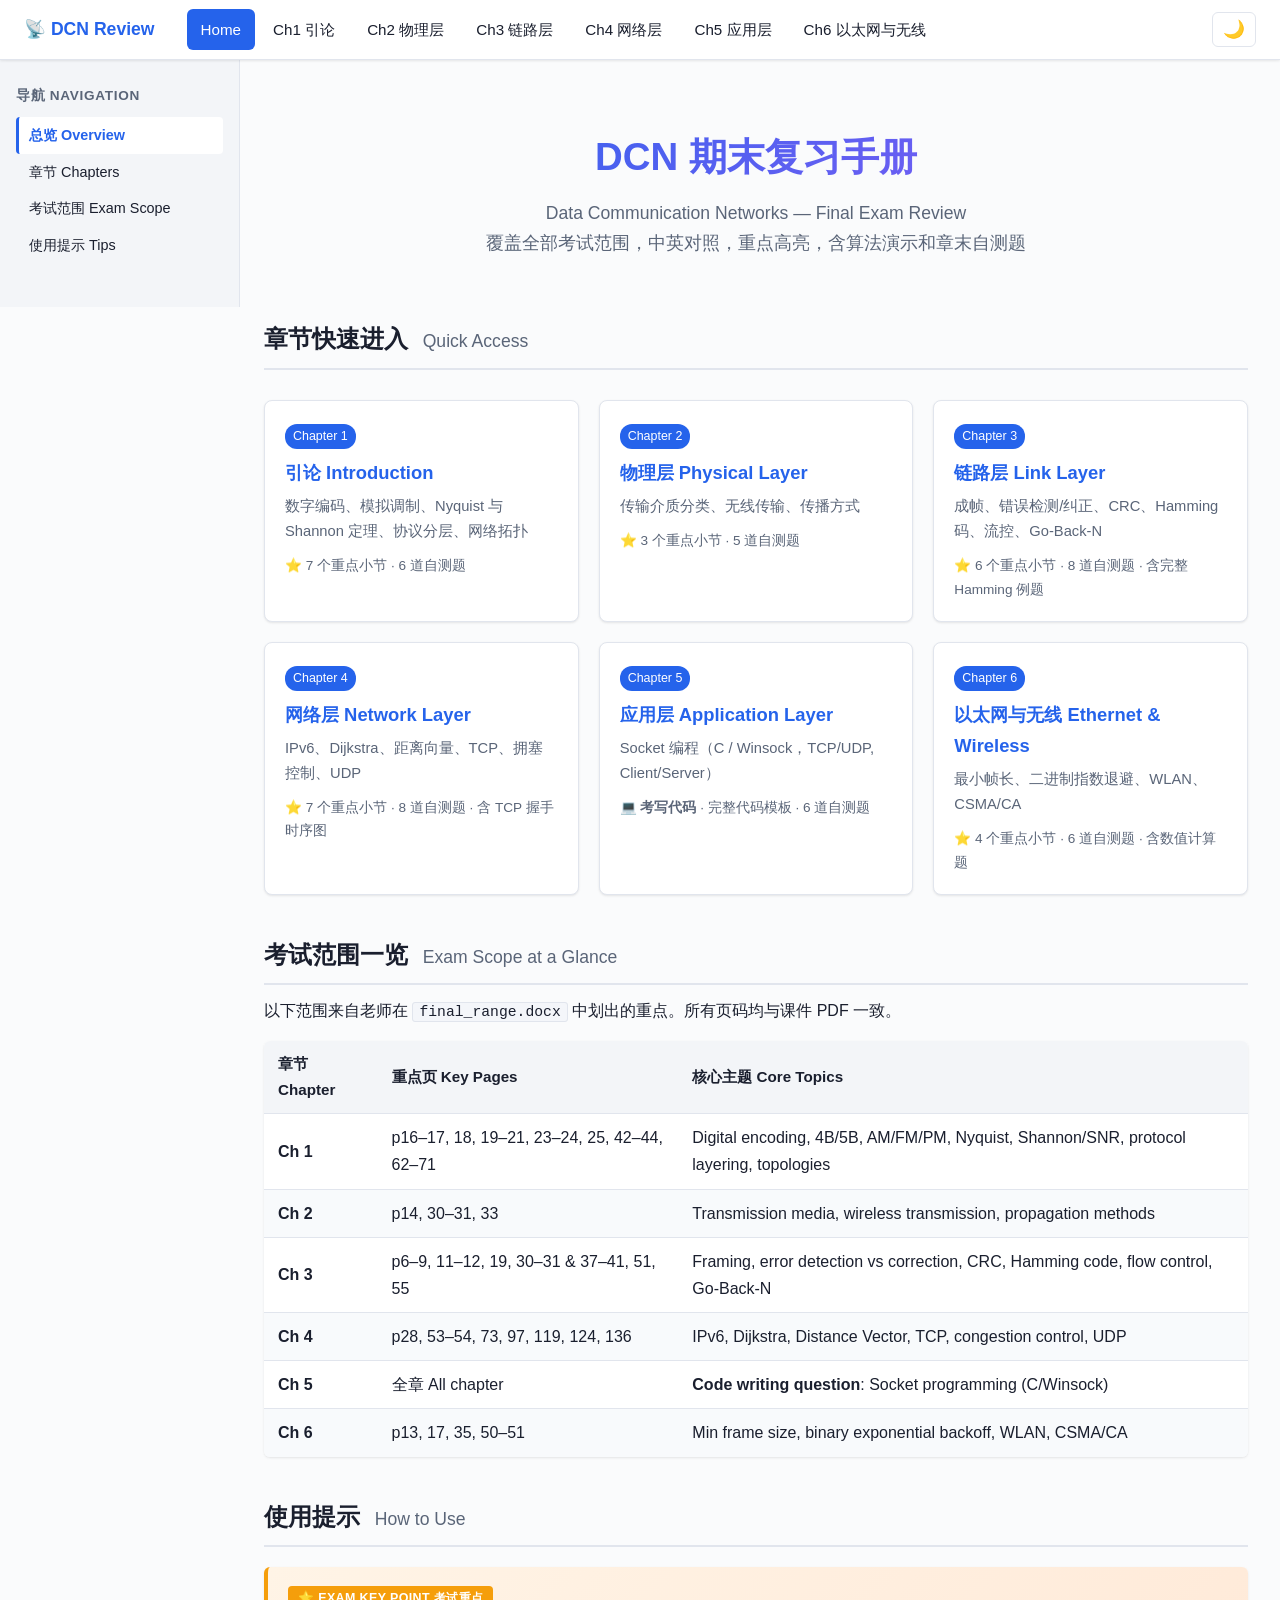
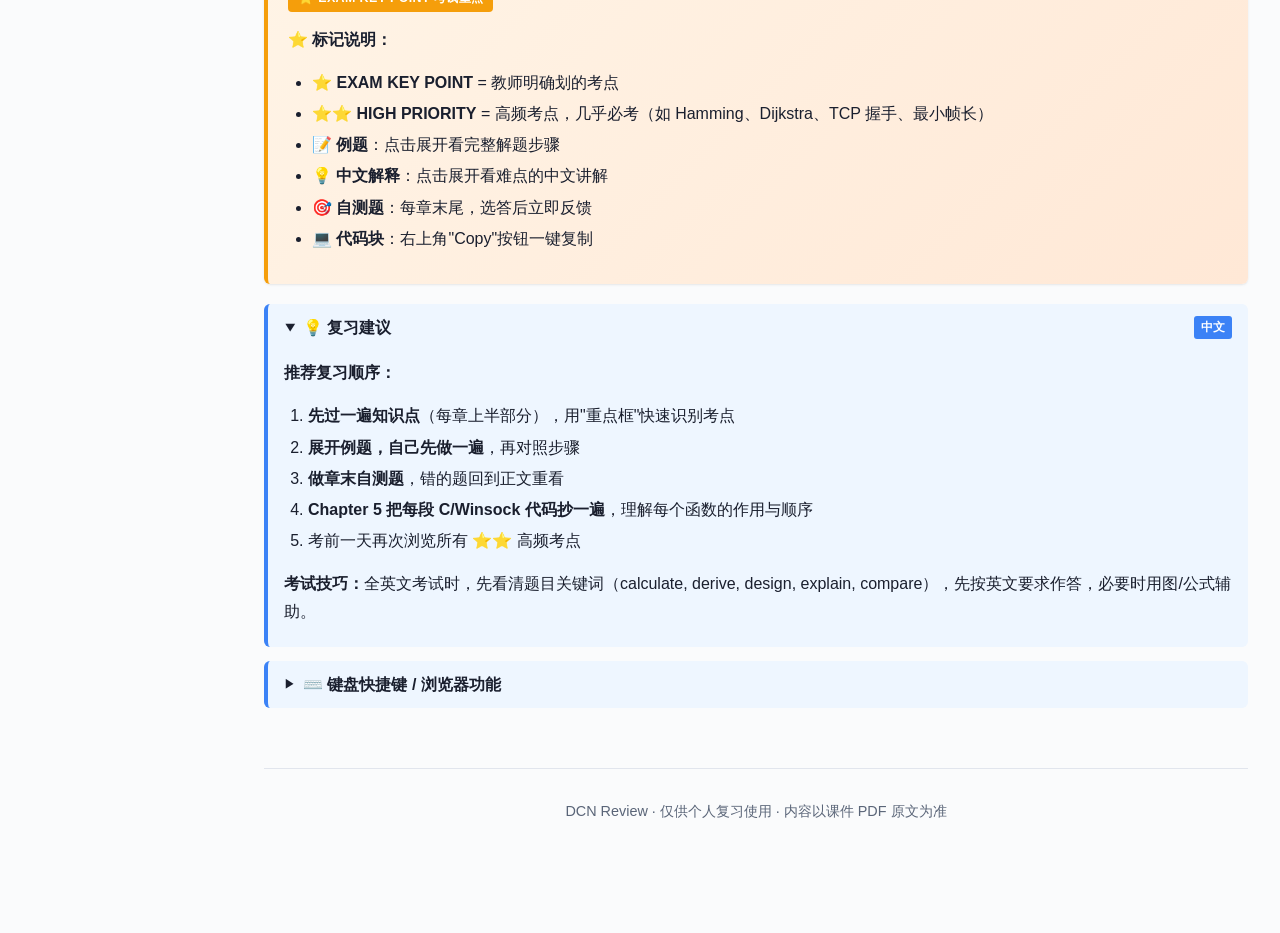
<file: index.html>
<!DOCTYPE html>
<html lang="zh-CN">
<head>
<meta charset="UTF-8">
<meta name="viewport" content="width=device-width, initial-scale=1.0">
<title>DCN 期末复习 | Data Communication Networks Final Review</title>
<link rel="stylesheet" href="assets/styles.css">
</head>
<body>

<nav class="topnav">
  <a href="index.html" class="brand">📡 DCN Review</a>
  <div class="nav-links">
    <a href="index.html">Home</a>
    <a href="ch1.html">Ch1 引论</a>
    <a href="ch2.html">Ch2 物理层</a>
    <a href="ch3.html">Ch3 链路层</a>
    <a href="ch4.html">Ch4 网络层</a>
    <a href="ch5.html">Ch5 应用层</a>
    <a href="ch6.html">Ch6 以太网与无线</a>
  </div>
  <button class="theme-toggle" title="切换深浅色 Toggle theme">🌙</button>
</nav>

<div class="layout">
  <aside class="sidebar">
    <h3>导航 Navigation</h3>
    <ul>
      <li><a href="#hero">总览 Overview</a></li>
      <li><a href="#chapters">章节 Chapters</a></li>
      <li><a href="#scope">考试范围 Exam Scope</a></li>
      <li><a href="#tips">使用提示 Tips</a></li>
    </ul>
  </aside>

  <main class="main">
    <section id="hero" class="hero">
      <h1>DCN 期末复习手册</h1>
      <p>Data Communication Networks — Final Exam Review<br>
      覆盖全部考试范围，中英对照，重点高亮，含算法演示和章末自测题</p>
    </section>

    <section id="chapters">
      <h2>章节快速进入 <span class="cn">Quick Access</span></h2>
      <div class="cards">
        <a class="card" href="ch1.html">
          <span class="ch-num">Chapter 1</span>
          <h3>引论 Introduction</h3>
          <p>数字编码、模拟调制、Nyquist 与 Shannon 定理、协议分层、网络拓扑</p>
          <div class="topics">⭐ 7 个重点小节 · 6 道自测题</div>
        </a>
        <a class="card" href="ch2.html">
          <span class="ch-num">Chapter 2</span>
          <h3>物理层 Physical Layer</h3>
          <p>传输介质分类、无线传输、传播方式</p>
          <div class="topics">⭐ 3 个重点小节 · 5 道自测题</div>
        </a>
        <a class="card" href="ch3.html">
          <span class="ch-num">Chapter 3</span>
          <h3>链路层 Link Layer</h3>
          <p>成帧、错误检测/纠正、CRC、Hamming 码、流控、Go-Back-N</p>
          <div class="topics">⭐ 6 个重点小节 · 8 道自测题 · 含完整 Hamming 例题</div>
        </a>
        <a class="card" href="ch4.html">
          <span class="ch-num">Chapter 4</span>
          <h3>网络层 Network Layer</h3>
          <p>IPv6、Dijkstra、距离向量、TCP、拥塞控制、UDP</p>
          <div class="topics">⭐ 7 个重点小节 · 8 道自测题 · 含 TCP 握手时序图</div>
        </a>
        <a class="card" href="ch5.html">
          <span class="ch-num">Chapter 5</span>
          <h3>应用层 Application Layer</h3>
          <p>Socket 编程（C / Winsock，TCP/UDP, Client/Server）</p>
          <div class="topics">💻 <strong>考写代码</strong> · 完整代码模板 · 6 道自测题</div>
        </a>
        <a class="card" href="ch6.html">
          <span class="ch-num">Chapter 6</span>
          <h3>以太网与无线 Ethernet &amp; Wireless</h3>
          <p>最小帧长、二进制指数退避、WLAN、CSMA/CA</p>
          <div class="topics">⭐ 4 个重点小节 · 6 道自测题 · 含数值计算题</div>
        </a>
      </div>
    </section>

    <section id="scope">
      <h2>考试范围一览 <span class="cn">Exam Scope at a Glance</span></h2>
      <p>以下范围来自老师在 <code>final_range.docx</code> 中划出的重点。所有页码均与课件 PDF 一致。</p>
      <table>
        <thead>
          <tr><th>章节 Chapter</th><th>重点页 Key Pages</th><th>核心主题 Core Topics</th></tr>
        </thead>
        <tbody>
          <tr>
            <td><strong>Ch 1</strong></td>
            <td>p16–17, 18, 19–21, 23–24, 25, 42–44, 62–71</td>
            <td>Digital encoding, 4B/5B, AM/FM/PM, Nyquist, Shannon/SNR, protocol layering, topologies</td>
          </tr>
          <tr>
            <td><strong>Ch 2</strong></td>
            <td>p14, 30–31, 33</td>
            <td>Transmission media, wireless transmission, propagation methods</td>
          </tr>
          <tr>
            <td><strong>Ch 3</strong></td>
            <td>p6–9, 11–12, 19, 30–31 &amp; 37–41, 51, 55</td>
            <td>Framing, error detection vs correction, CRC, Hamming code, flow control, Go-Back-N</td>
          </tr>
          <tr>
            <td><strong>Ch 4</strong></td>
            <td>p28, 53–54, 73, 97, 119, 124, 136</td>
            <td>IPv6, Dijkstra, Distance Vector, TCP, congestion control, UDP</td>
          </tr>
          <tr>
            <td><strong>Ch 5</strong></td>
            <td>全章 All chapter</td>
            <td><strong>Code writing question</strong>: Socket programming (C/Winsock)</td>
          </tr>
          <tr>
            <td><strong>Ch 6</strong></td>
            <td>p13, 17, 35, 50–51</td>
            <td>Min frame size, binary exponential backoff, WLAN, CSMA/CA</td>
          </tr>
        </tbody>
      </table>
    </section>

    <section id="tips">
      <h2>使用提示 <span class="cn">How to Use</span></h2>
      <div class="exam-key">
        <p><strong>⭐ 标记说明：</strong></p>
        <ul>
          <li>⭐ <strong>EXAM KEY POINT</strong> = 教师明确划的考点</li>
          <li>⭐⭐ <strong>HIGH PRIORITY</strong> = 高频考点，几乎必考（如 Hamming、Dijkstra、TCP 握手、最小帧长）</li>
          <li>📝 <strong>例题</strong>：点击展开看完整解题步骤</li>
          <li>💡 <strong>中文解释</strong>：点击展开看难点的中文讲解</li>
          <li>🎯 <strong>自测题</strong>：每章末尾，选答后立即反馈</li>
          <li>💻 <strong>代码块</strong>：右上角"Copy"按钮一键复制</li>
        </ul>
      </div>

      <details class="cn-note" open>
        <summary>💡 复习建议 <span class="badge-cn">中文</span></summary>
        <div>
          <p><strong>推荐复习顺序：</strong></p>
          <ol>
            <li><strong>先过一遍知识点</strong>（每章上半部分），用"重点框"快速识别考点</li>
            <li><strong>展开例题，自己先做一遍</strong>，再对照步骤</li>
            <li><strong>做章末自测题</strong>，错的题回到正文重看</li>
            <li><strong>Chapter 5 把每段 C/Winsock 代码抄一遍</strong>，理解每个函数的作用与顺序</li>
            <li>考前一天再次浏览所有 ⭐⭐ 高频考点</li>
          </ol>
          <p><strong>考试技巧：</strong>全英文考试时，先看清题目关键词（calculate, derive, design, explain, compare），先按英文要求作答，必要时用图/公式辅助。</p>
        </div>
      </details>

      <details class="cn-note">
        <summary>⌨️ 键盘快捷键 / 浏览器功能</summary>
        <div>
          <ul>
            <li><kbd>Ctrl</kbd>+<kbd>F</kbd>：在当前页面内搜索关键词</li>
            <li><kbd>Ctrl</kbd>+<kbd>P</kbd>：打印或导出为 PDF（CSS 已优化，例题自动展开）</li>
            <li>右上角 🌙 / ☀️ 切换深浅色（自动记忆偏好）</li>
          </ul>
        </div>
      </details>
    </section>

    <footer>
      <p>DCN Review · 仅供个人复习使用 · 内容以课件 PDF 原文为准</p>
    </footer>
  </main>
</div>

<script src="assets/script.js"></script>
</body>
</html>
</file>
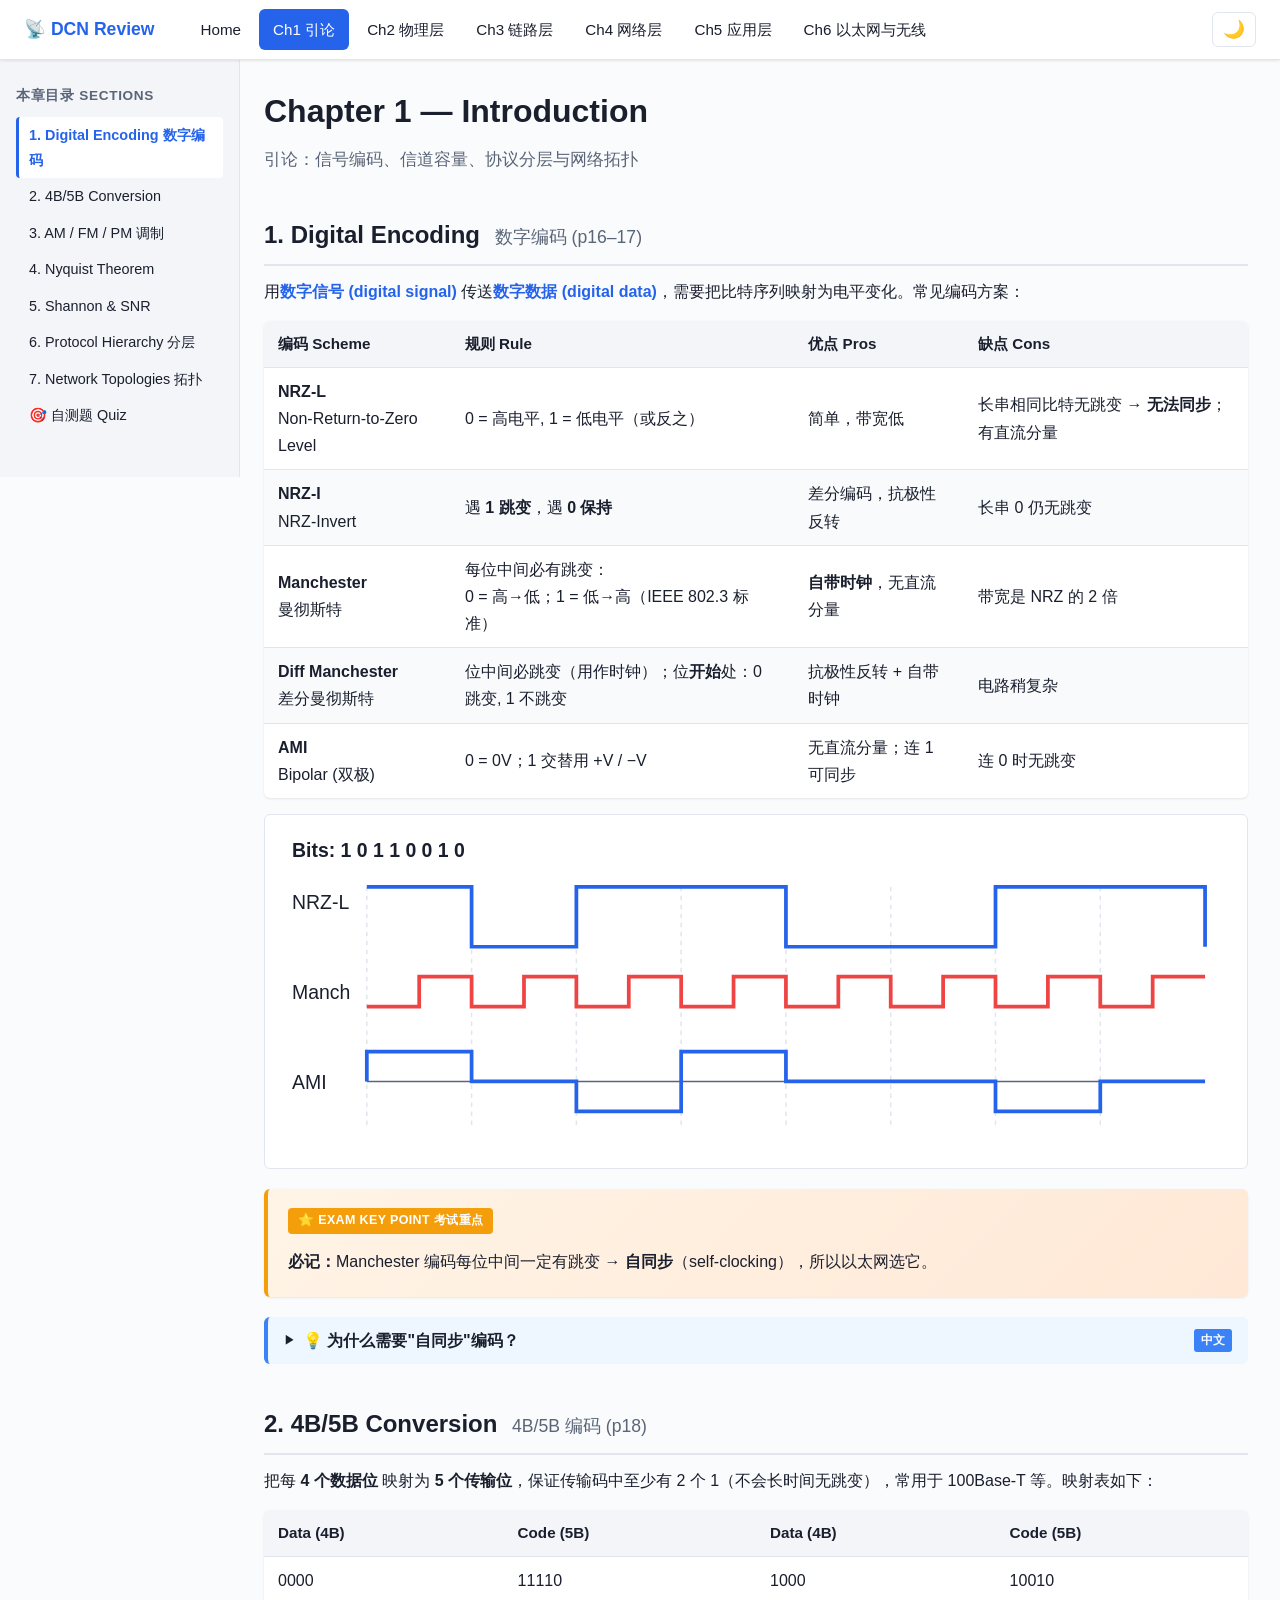
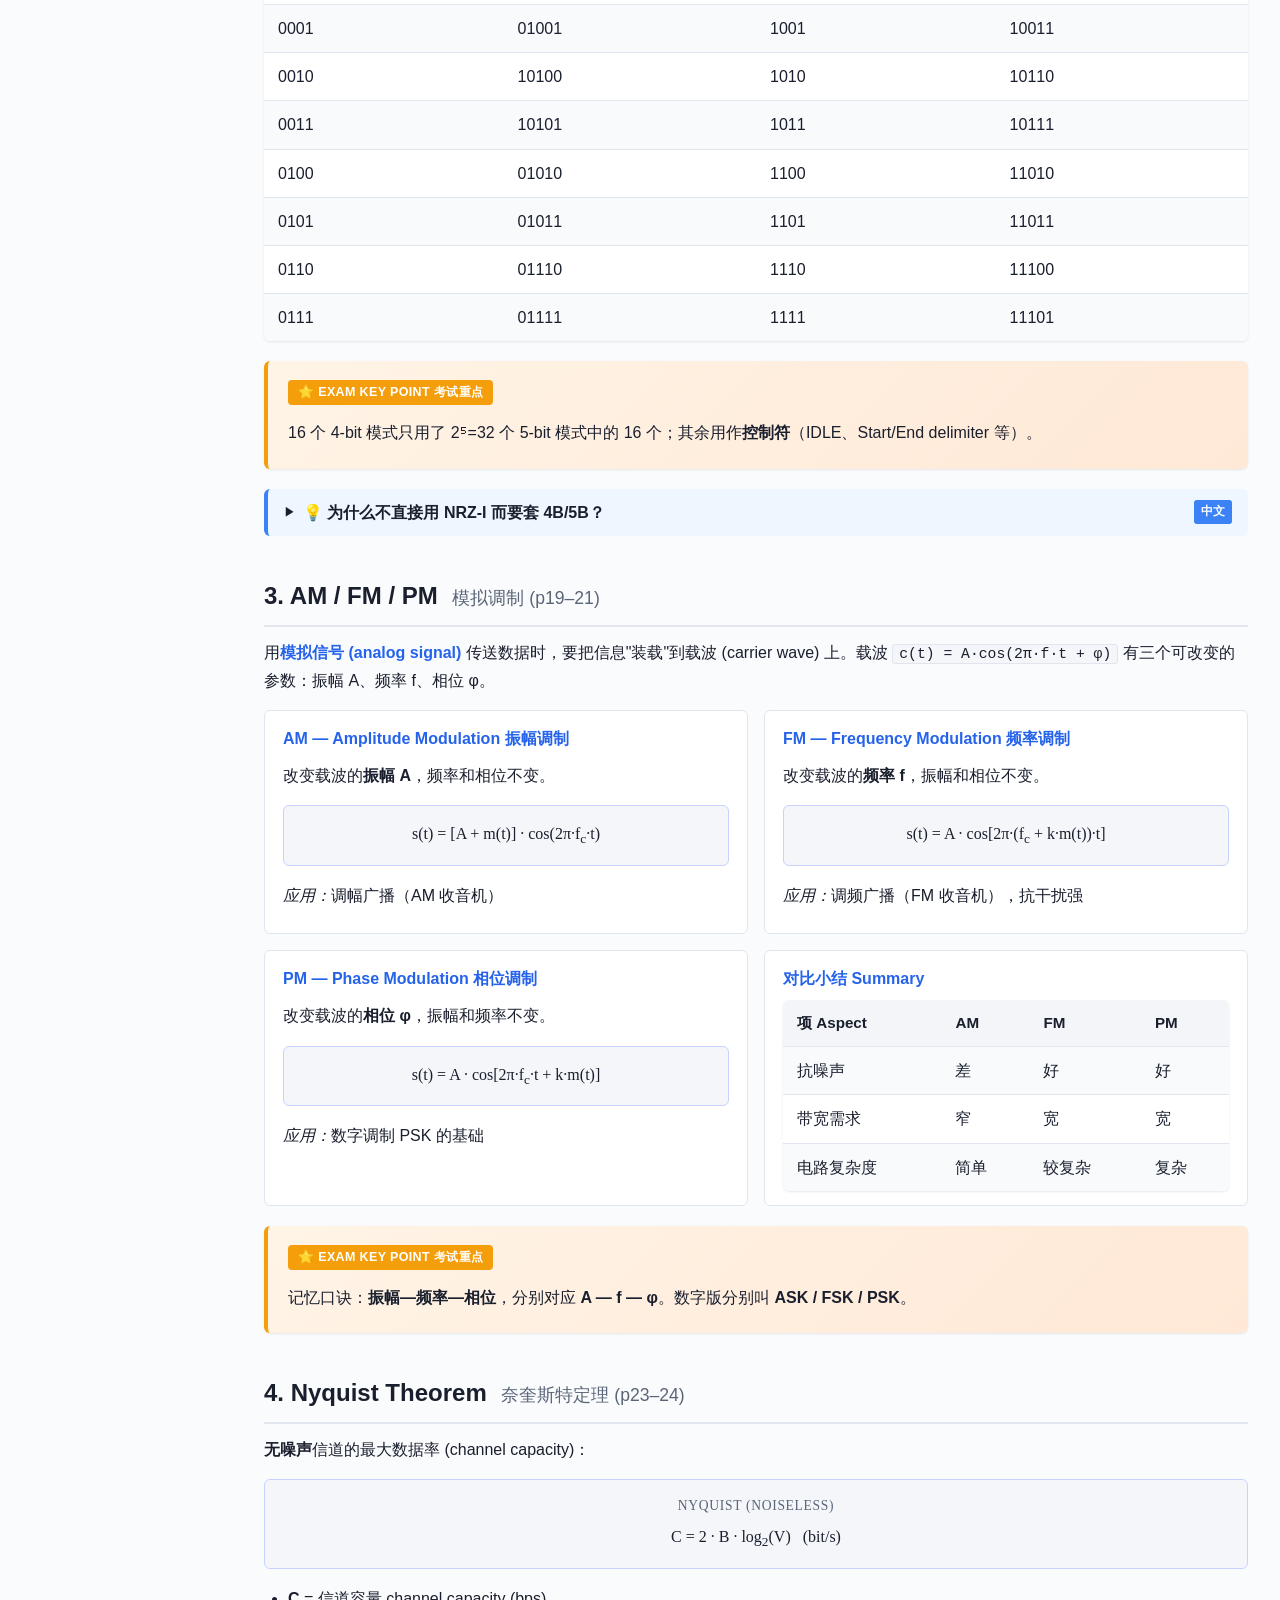
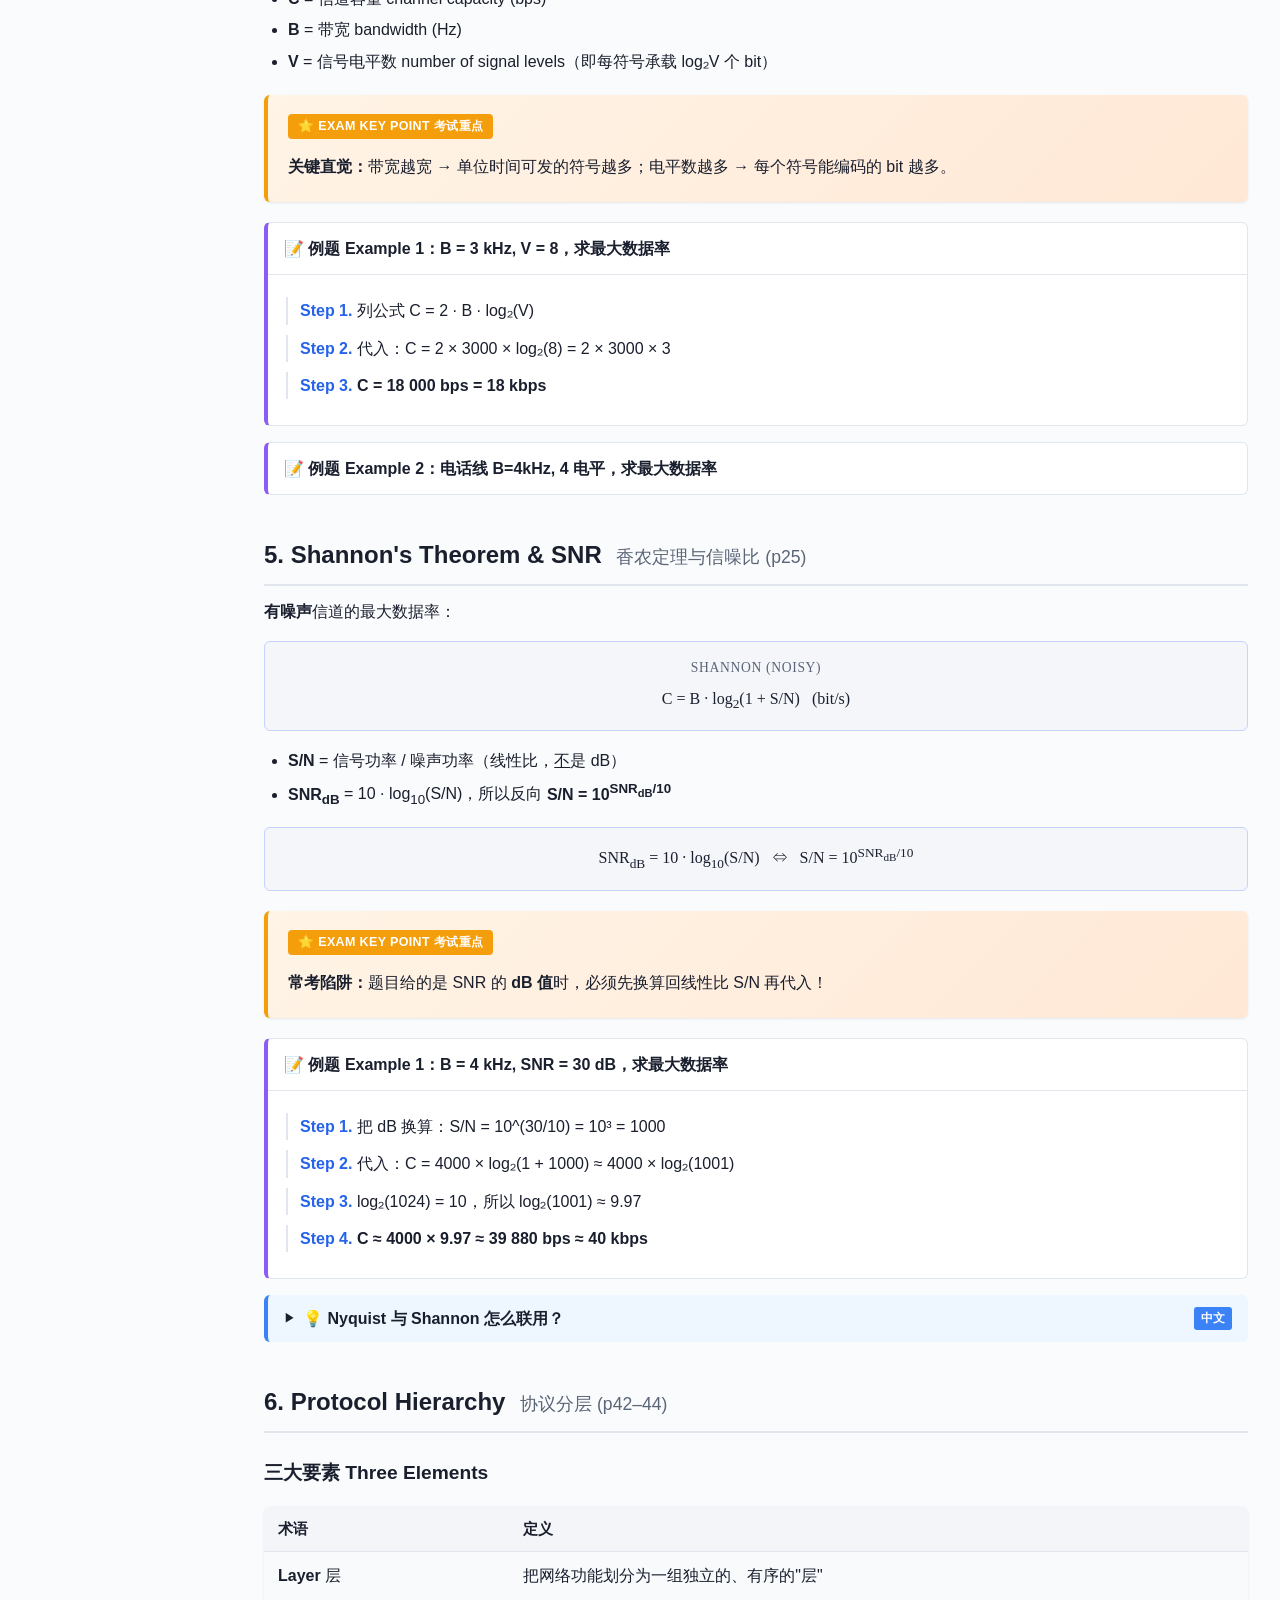
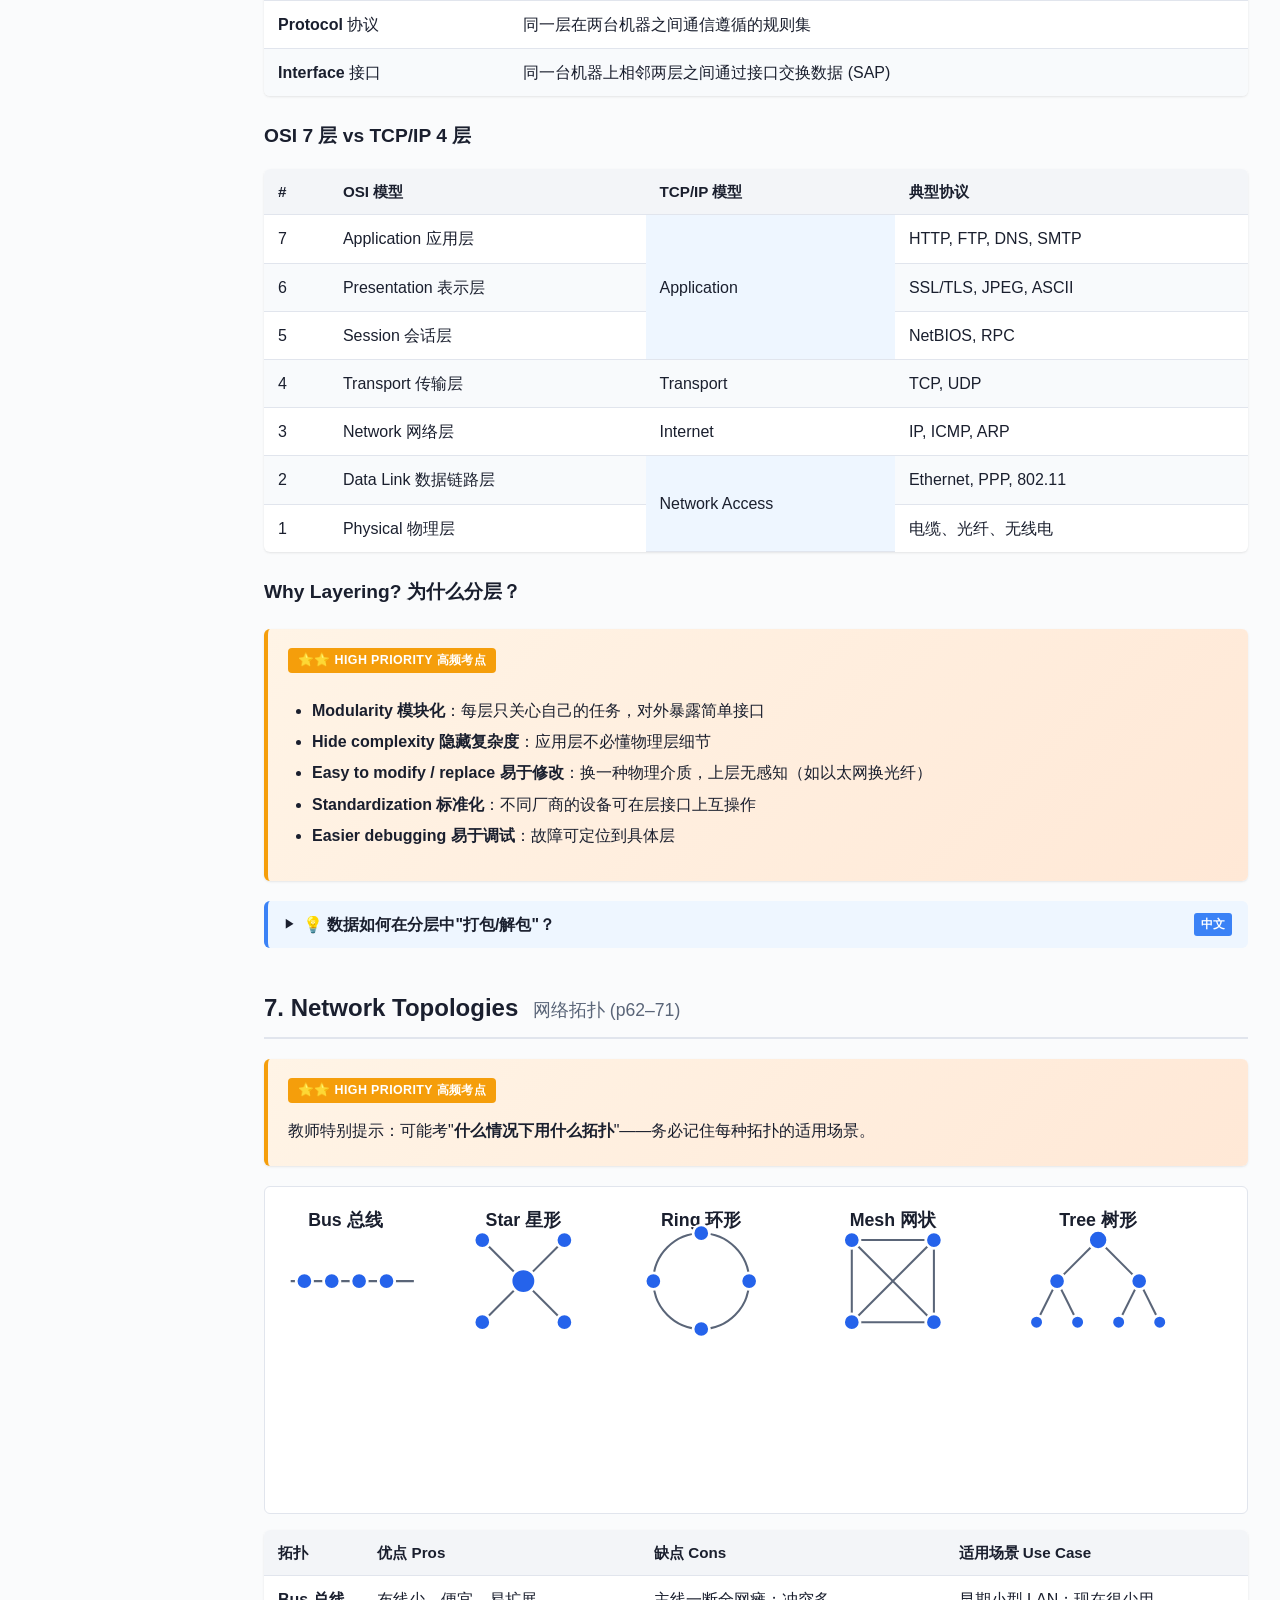
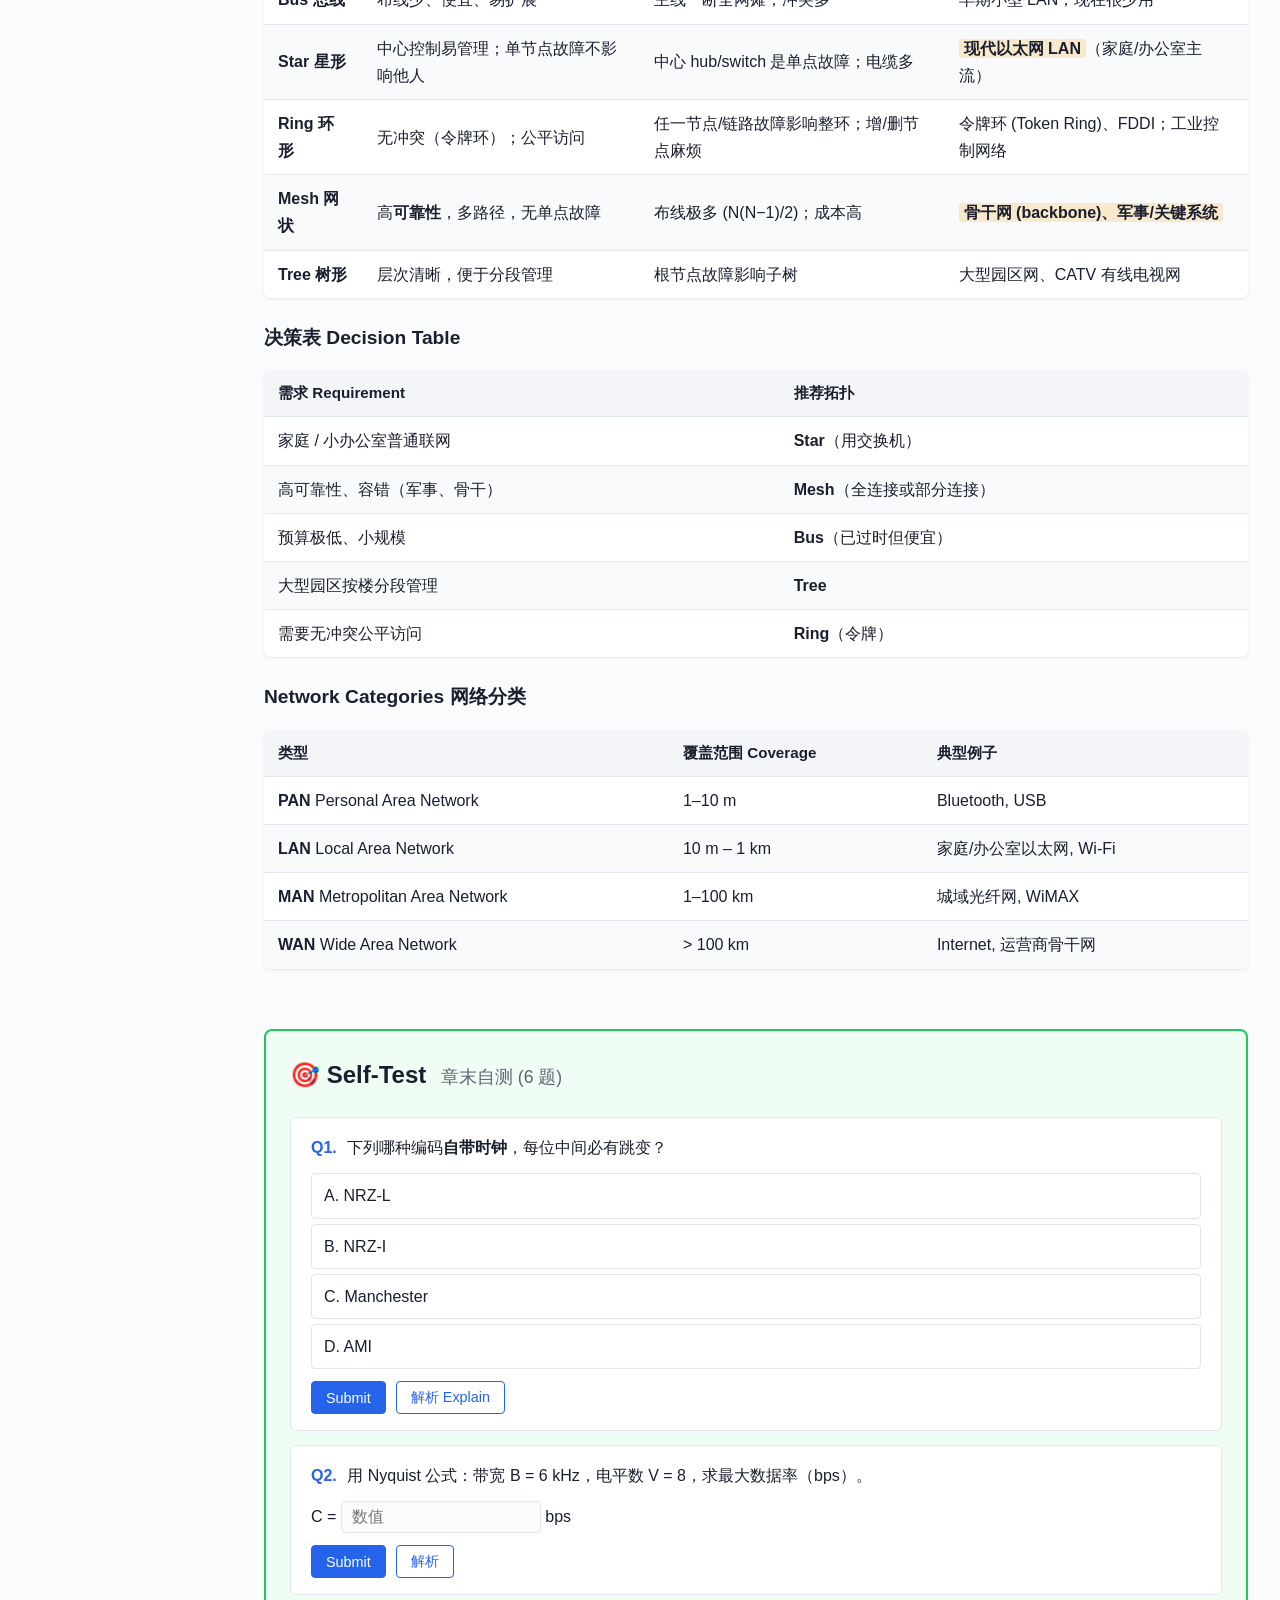
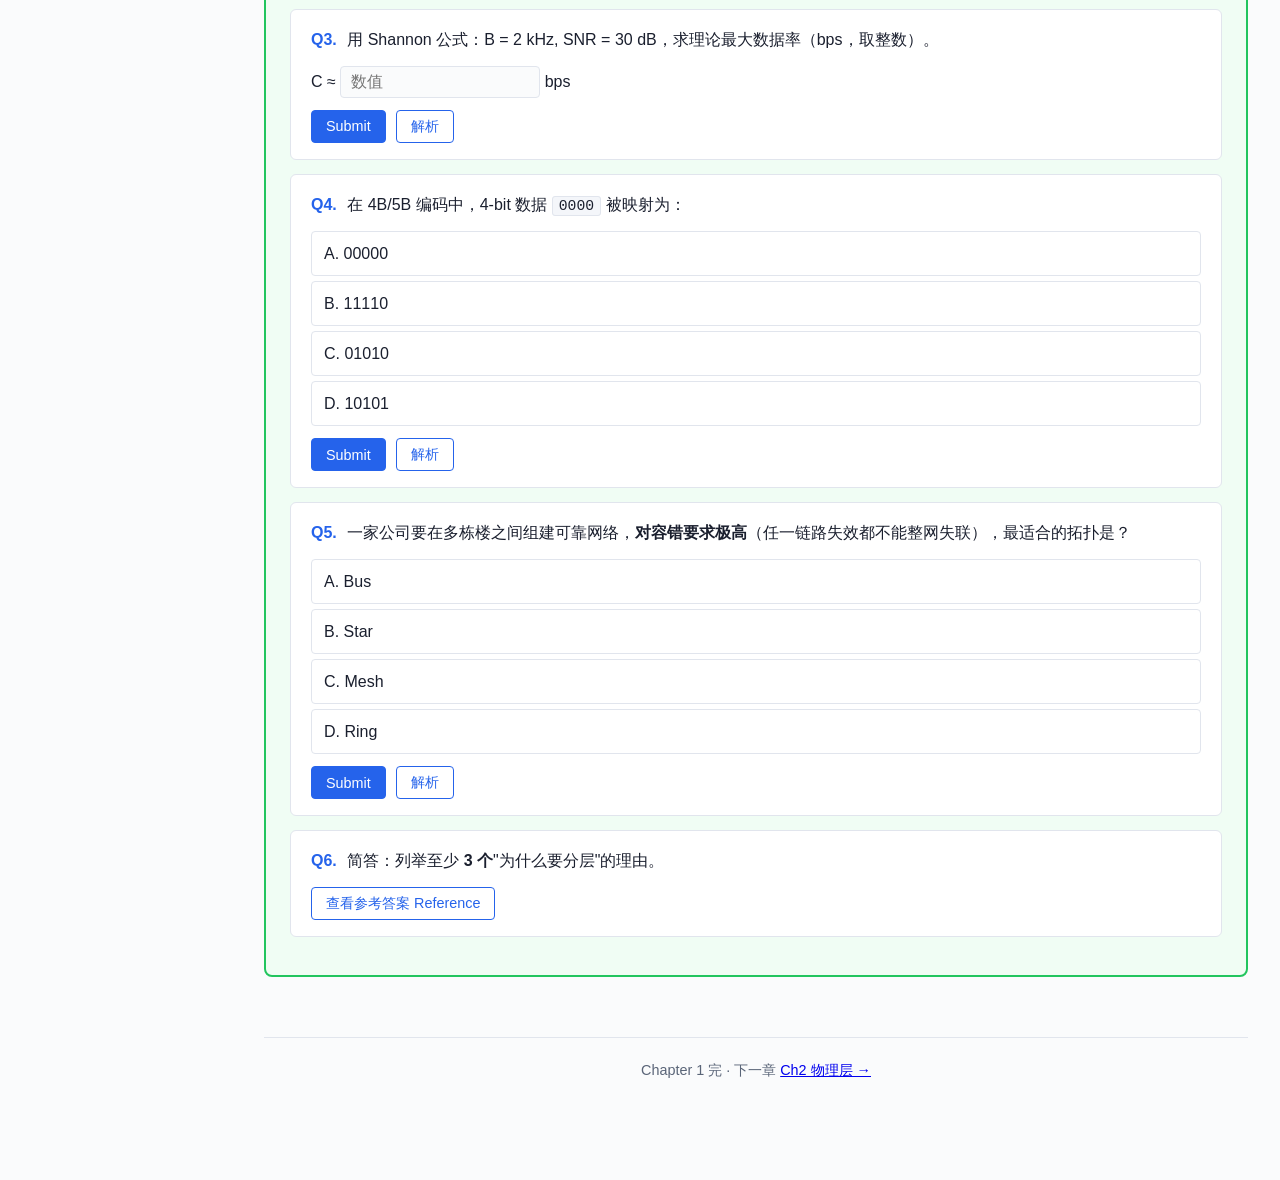
<file: ch1.html>
<!DOCTYPE html>
<html lang="zh-CN">
<head>
<meta charset="UTF-8">
<meta name="viewport" content="width=device-width, initial-scale=1.0">
<title>Ch1 引论 | DCN Review</title>
<link rel="stylesheet" href="assets/styles.css">
</head>
<body>

<nav class="topnav">
  <a href="index.html" class="brand">📡 DCN Review</a>
  <div class="nav-links">
    <a href="index.html">Home</a>
    <a href="ch1.html">Ch1 引论</a>
    <a href="ch2.html">Ch2 物理层</a>
    <a href="ch3.html">Ch3 链路层</a>
    <a href="ch4.html">Ch4 网络层</a>
    <a href="ch5.html">Ch5 应用层</a>
    <a href="ch6.html">Ch6 以太网与无线</a>
  </div>
  <button class="theme-toggle" title="切换深浅色 Toggle theme">🌙</button>
</nav>

<div class="layout">
  <aside class="sidebar">
    <h3>本章目录 Sections</h3>
    <ul>
      <li><a href="#encoding">1. Digital Encoding 数字编码</a></li>
      <li><a href="#4b5b">2. 4B/5B Conversion</a></li>
      <li><a href="#modulation">3. AM / FM / PM 调制</a></li>
      <li><a href="#nyquist">4. Nyquist Theorem</a></li>
      <li><a href="#shannon">5. Shannon &amp; SNR</a></li>
      <li><a href="#layering">6. Protocol Hierarchy 分层</a></li>
      <li><a href="#topology">7. Network Topologies 拓扑</a></li>
      <li><a href="#quiz">🎯 自测题 Quiz</a></li>
    </ul>
  </aside>

  <main class="main">
    <h1>Chapter 1 — Introduction</h1>
    <p class="subtitle">引论：信号编码、信道容量、协议分层与网络拓扑</p>

    <!-- ============================================================
         1. Digital Encoding
         ============================================================ -->
    <section id="encoding">
      <h2>1. Digital Encoding <span class="cn">数字编码 (p16–17)</span></h2>
      <p>用<span class="term">数字信号 (digital signal)</span> 传送<span class="term">数字数据 (digital data)</span>，需要把比特序列映射为电平变化。常见编码方案：</p>

      <table>
        <thead>
          <tr><th>编码 Scheme</th><th>规则 Rule</th><th>优点 Pros</th><th>缺点 Cons</th></tr>
        </thead>
        <tbody>
          <tr>
            <td><strong>NRZ-L</strong><br>Non-Return-to-Zero Level</td>
            <td>0 = 高电平, 1 = 低电平（或反之）</td>
            <td>简单，带宽低</td>
            <td>长串相同比特无跳变 → <strong>无法同步</strong>；有直流分量</td>
          </tr>
          <tr>
            <td><strong>NRZ-I</strong><br>NRZ-Invert</td>
            <td>遇 <strong>1 跳变</strong>，遇 <strong>0 保持</strong></td>
            <td>差分编码，抗极性反转</td>
            <td>长串 0 仍无跳变</td>
          </tr>
          <tr>
            <td><strong>Manchester</strong><br>曼彻斯特</td>
            <td>每位中间必有跳变：<br>0 = 高→低；1 = 低→高（IEEE 802.3 标准）</td>
            <td><strong>自带时钟</strong>，无直流分量</td>
            <td>带宽是 NRZ 的 2 倍</td>
          </tr>
          <tr>
            <td><strong>Diff Manchester</strong><br>差分曼彻斯特</td>
            <td>位中间必跳变（用作时钟）；位<strong>开始</strong>处：0 跳变, 1 不跳变</td>
            <td>抗极性反转 + 自带时钟</td>
            <td>电路稍复杂</td>
          </tr>
          <tr>
            <td><strong>AMI</strong><br>Bipolar (双极)</td>
            <td>0 = 0V；1 交替用 +V / −V</td>
            <td>无直流分量；连 1 可同步</td>
            <td>连 0 时无跳变</td>
          </tr>
        </tbody>
      </table>

      <svg class="diagram" viewBox="0 0 640 220" xmlns="http://www.w3.org/2000/svg">
        <text x="10" y="20" font-weight="bold">Bits: 1 0 1 1 0 0 1 0</text>
        <!-- Grid -->
        <g class="grid">
          <line x1="60" y1="40" x2="60" y2="200"/>
          <line x1="130" y1="40" x2="130" y2="200"/>
          <line x1="200" y1="40" x2="200" y2="200"/>
          <line x1="270" y1="40" x2="270" y2="200"/>
          <line x1="340" y1="40" x2="340" y2="200"/>
          <line x1="410" y1="40" x2="410" y2="200"/>
          <line x1="480" y1="40" x2="480" y2="200"/>
          <line x1="550" y1="40" x2="550" y2="200"/>
        </g>
        <!-- NRZ-L -->
        <text x="10" y="55">NRZ-L</text>
        <polyline class="signal" points="60,40 130,40 130,80 200,80 200,40 270,40 340,40 340,80 410,80 480,80 480,40 550,40 620,40 620,80"/>
        <!-- Manchester -->
        <text x="10" y="115">Manch</text>
        <polyline class="signal-alt" points="60,120 95,120 95,100 130,100 130,120 165,120 165,100 200,100 200,120 235,120 235,100 270,100 270,120 305,120 305,100 340,100 340,120 375,120 375,100 410,100 410,120 445,120 445,100 480,100 480,120 515,120 515,100 550,100 550,120 585,120 585,100 620,100"/>
        <!-- AMI -->
        <text x="10" y="175">AMI</text>
        <line class="axis" x1="60" y1="170" x2="620" y2="170"/>
        <polyline class="signal" points="60,170 60,150 130,150 130,170 200,170 200,190 270,190 270,150 340,150 340,170 410,170 480,170 480,190 550,190 550,170 620,170"/>
      </svg>

      <div class="exam-key">
        <p><strong>必记：</strong>Manchester 编码每位中间一定有跳变 → <strong>自同步</strong>（self-clocking），所以以太网选它。</p>
      </div>

      <details class="cn-note">
        <summary>💡 为什么需要"自同步"编码？<span class="badge-cn">中文</span></summary>
        <div>
          <p>接收端不知道发送端的时钟频率精确值，如果信号长时间不跳变（比如长串的 0），接收端就会"失同步"，无法判断每一位的边界。Manchester 编码强制每个比特中间有一次跳变，让接收端可以从信号本身恢复时钟，避免失同步问题。</p>
          <p>代价是<strong>带宽翻倍</strong>——同样发送 1 bit 数据，Manchester 在线路上的信号变化次数是 NRZ 的 2 倍。</p>
        </div>
      </details>
    </section>

    <!-- ============================================================
         2. 4B/5B
         ============================================================ -->
    <section id="4b5b">
      <h2>2. 4B/5B Conversion <span class="cn">4B/5B 编码 (p18)</span></h2>
      <p>把每 <strong>4 个数据位</strong> 映射为 <strong>5 个传输位</strong>，保证传输码中至少有 2 个 1（不会长时间无跳变），常用于 100Base-T 等。映射表如下：</p>

      <table>
        <thead><tr><th>Data (4B)</th><th>Code (5B)</th><th>Data (4B)</th><th>Code (5B)</th></tr></thead>
        <tbody>
          <tr><td>0000</td><td>11110</td><td>1000</td><td>10010</td></tr>
          <tr><td>0001</td><td>01001</td><td>1001</td><td>10011</td></tr>
          <tr><td>0010</td><td>10100</td><td>1010</td><td>10110</td></tr>
          <tr><td>0011</td><td>10101</td><td>1011</td><td>10111</td></tr>
          <tr><td>0100</td><td>01010</td><td>1100</td><td>11010</td></tr>
          <tr><td>0101</td><td>01011</td><td>1101</td><td>11011</td></tr>
          <tr><td>0110</td><td>01110</td><td>1110</td><td>11100</td></tr>
          <tr><td>0111</td><td>01111</td><td>1111</td><td>11101</td></tr>
        </tbody>
      </table>

      <div class="exam-key">
        <p>16 个 4-bit 模式只用了 2⁵=32 个 5-bit 模式中的 16 个；其余用作<strong>控制符</strong>（IDLE、Start/End delimiter 等）。</p>
      </div>

      <details class="cn-note">
        <summary>💡 为什么不直接用 NRZ-I 而要套 4B/5B？<span class="badge-cn">中文</span></summary>
        <div>
          <p>NRZ-I 遇 1 跳变、遇 0 保持。如果原始数据出现 <code>00000000</code>，NRZ-I 信号会保持不变 → 失同步。</p>
          <p>4B/5B 编码后，<strong>每 5 个码位至少包含 2 个 1</strong>，最大连续 0 个数被限制（不超过 3），保证再用 NRZ-I 发送时也能维持同步。</p>
          <p>组合：<strong>原始数据 → 4B/5B 编码 → NRZ-I → 介质</strong>，是 100Mbps Fast Ethernet 的物理层方案。</p>
        </div>
      </details>
    </section>

    <!-- ============================================================
         3. AM / FM / PM
         ============================================================ -->
    <section id="modulation">
      <h2>3. AM / FM / PM <span class="cn">模拟调制 (p19–21)</span></h2>
      <p>用<span class="term">模拟信号 (analog signal)</span> 传送数据时，要把信息"装载"到载波 (carrier wave) 上。载波 <code>c(t) = A·cos(2π·f·t + φ)</code> 有三个可改变的参数：振幅 A、频率 f、相位 φ。</p>

      <div class="compare">
        <div>
          <h4>AM — Amplitude Modulation 振幅调制</h4>
          <p>改变载波的<strong>振幅 A</strong>，频率和相位不变。</p>
          <div class="formula">s(t) = [A + m(t)] · cos(2π·f<sub>c</sub>·t)</div>
          <p><em>应用：</em>调幅广播（AM 收音机）</p>
        </div>
        <div>
          <h4>FM — Frequency Modulation 频率调制</h4>
          <p>改变载波的<strong>频率 f</strong>，振幅和相位不变。</p>
          <div class="formula">s(t) = A · cos[2π·(f<sub>c</sub> + k·m(t))·t]</div>
          <p><em>应用：</em>调频广播（FM 收音机），抗干扰强</p>
        </div>
      </div>

      <div class="compare">
        <div>
          <h4>PM — Phase Modulation 相位调制</h4>
          <p>改变载波的<strong>相位 φ</strong>，振幅和频率不变。</p>
          <div class="formula">s(t) = A · cos[2π·f<sub>c</sub>·t + k·m(t)]</div>
          <p><em>应用：</em>数字调制 PSK 的基础</p>
        </div>
        <div>
          <h4>对比小结 Summary</h4>
          <table style="margin:0">
            <tr><th>项 Aspect</th><th>AM</th><th>FM</th><th>PM</th></tr>
            <tr><td>抗噪声</td><td>差</td><td>好</td><td>好</td></tr>
            <tr><td>带宽需求</td><td>窄</td><td>宽</td><td>宽</td></tr>
            <tr><td>电路复杂度</td><td>简单</td><td>较复杂</td><td>复杂</td></tr>
          </table>
        </div>
      </div>

      <div class="exam-key">
        <p>记忆口诀：<strong>振幅—频率—相位</strong>，分别对应 <strong>A — f — φ</strong>。数字版分别叫 <strong>ASK / FSK / PSK</strong>。</p>
      </div>
    </section>

    <!-- ============================================================
         4. Nyquist
         ============================================================ -->
    <section id="nyquist">
      <h2>4. Nyquist Theorem <span class="cn">奈奎斯特定理 (p23–24)</span></h2>
      <p><strong>无噪声</strong>信道的最大数据率 (channel capacity)：</p>

      <div class="formula">
        <span class="formula-label">Nyquist (Noiseless)</span>
        C = 2 · B · log<sub>2</sub>(V)  &nbsp; (bit/s)
      </div>

      <ul>
        <li><strong>C</strong> = 信道容量 channel capacity (bps)</li>
        <li><strong>B</strong> = 带宽 bandwidth (Hz)</li>
        <li><strong>V</strong> = 信号电平数 number of signal levels（即每符号承载 log₂V 个 bit）</li>
      </ul>

      <div class="exam-key">
        <p><strong>关键直觉：</strong>带宽越宽 → 单位时间可发的符号越多；电平数越多 → 每个符号能编码的 bit 越多。</p>
      </div>

      <details class="example" open>
        <summary>例题 Example 1：B = 3 kHz, V = 8，求最大数据率</summary>
        <div>
          <div class="step">
            <span class="step-label">Step 1.</span> 列公式 C = 2 · B · log₂(V)
          </div>
          <div class="step">
            <span class="step-label">Step 2.</span> 代入：C = 2 × 3000 × log₂(8) = 2 × 3000 × 3
          </div>
          <div class="step">
            <span class="step-label">Step 3.</span> <strong>C = 18 000 bps = 18 kbps</strong>
          </div>
        </div>
      </details>

      <details class="example">
        <summary>例题 Example 2：电话线 B=4kHz, 4 电平，求最大数据率</summary>
        <div>
          <div class="step"><span class="step-label">Solution:</span> C = 2 × 4000 × log₂(4) = 8000 × 2 = <strong>16 000 bps</strong></div>
        </div>
      </details>
    </section>

    <!-- ============================================================
         5. Shannon
         ============================================================ -->
    <section id="shannon">
      <h2>5. Shannon's Theorem &amp; SNR <span class="cn">香农定理与信噪比 (p25)</span></h2>
      <p><strong>有噪声</strong>信道的最大数据率：</p>

      <div class="formula">
        <span class="formula-label">Shannon (Noisy)</span>
        C = B · log<sub>2</sub>(1 + S/N)  &nbsp; (bit/s)
      </div>

      <ul>
        <li><strong>S/N</strong> = 信号功率 / 噪声功率（线性比，<u>不</u>是 dB）</li>
        <li><strong>SNR<sub>dB</sub></strong> = 10 · log<sub>10</sub>(S/N)，所以反向 <strong>S/N = 10<sup>SNR<sub>dB</sub>/10</sup></strong></li>
      </ul>

      <div class="formula">
        SNR<sub>dB</sub> = 10 · log<sub>10</sub>(S/N) &nbsp;&nbsp;⇔&nbsp;&nbsp; S/N = 10<sup>SNR<sub>dB</sub>/10</sup>
      </div>

      <div class="exam-key">
        <p><strong>常考陷阱：</strong>题目给的是 SNR 的 <strong>dB 值</strong>时，必须先换算回线性比 S/N 再代入！</p>
      </div>

      <details class="example" open>
        <summary>例题 Example 1：B = 4 kHz, SNR = 30 dB，求最大数据率</summary>
        <div>
          <div class="step"><span class="step-label">Step 1.</span> 把 dB 换算：S/N = 10^(30/10) = 10³ = 1000</div>
          <div class="step"><span class="step-label">Step 2.</span> 代入：C = 4000 × log₂(1 + 1000) ≈ 4000 × log₂(1001)</div>
          <div class="step"><span class="step-label">Step 3.</span> log₂(1024) = 10，所以 log₂(1001) ≈ 9.97</div>
          <div class="step"><span class="step-label">Step 4.</span> <strong>C ≈ 4000 × 9.97 ≈ 39 880 bps ≈ 40 kbps</strong></div>
        </div>
      </details>

      <details class="cn-note">
        <summary>💡 Nyquist 与 Shannon 怎么联用？<span class="badge-cn">中文</span></summary>
        <div>
          <p>Nyquist 给出<strong>无噪声情况下的上限</strong>（和你选用几电平有关）。Shannon 给出<strong>有噪声情况下的绝对上限</strong>（和电平数无关，只和带宽 + SNR 有关）。</p>
          <p>实际工程中，C_max = min(C<sub>Nyquist</sub>, C<sub>Shannon</sub>)。即两个上限同时成立，取较小者。</p>
          <p>题目通常分开问；如果两个都给，先算两个再取最小。</p>
        </div>
      </details>
    </section>

    <!-- ============================================================
         6. Layering
         ============================================================ -->
    <section id="layering">
      <h2>6. Protocol Hierarchy <span class="cn">协议分层 (p42–44)</span></h2>

      <h3>三大要素 Three Elements</h3>
      <table>
        <tr><th>术语</th><th>定义</th></tr>
        <tr><td><strong>Layer</strong> 层</td><td>把网络功能划分为一组独立的、有序的"层"</td></tr>
        <tr><td><strong>Protocol</strong> 协议</td><td>同一层在两台机器之间通信遵循的规则集</td></tr>
        <tr><td><strong>Interface</strong> 接口</td><td>同一台机器上相邻两层之间通过接口交换数据 (SAP)</td></tr>
      </table>

      <h3>OSI 7 层 vs TCP/IP 4 层</h3>
      <table>
        <thead><tr><th>#</th><th>OSI 模型</th><th>TCP/IP 模型</th><th>典型协议</th></tr></thead>
        <tbody>
          <tr><td>7</td><td>Application 应用层</td><td rowspan="3" style="background:var(--cn-bg)">Application</td><td>HTTP, FTP, DNS, SMTP</td></tr>
          <tr><td>6</td><td>Presentation 表示层</td><td>SSL/TLS, JPEG, ASCII</td></tr>
          <tr><td>5</td><td>Session 会话层</td><td>NetBIOS, RPC</td></tr>
          <tr><td>4</td><td>Transport 传输层</td><td>Transport</td><td>TCP, UDP</td></tr>
          <tr><td>3</td><td>Network 网络层</td><td>Internet</td><td>IP, ICMP, ARP</td></tr>
          <tr><td>2</td><td>Data Link 数据链路层</td><td rowspan="2" style="background:var(--cn-bg)">Network Access</td><td>Ethernet, PPP, 802.11</td></tr>
          <tr><td>1</td><td>Physical 物理层</td><td>电缆、光纤、无线电</td></tr>
        </tbody>
      </table>

      <h3>Why Layering? <span class="cn">为什么分层？</span></h3>
      <div class="exam-key double">
        <ul>
          <li><strong>Modularity 模块化</strong>：每层只关心自己的任务，对外暴露简单接口</li>
          <li><strong>Hide complexity 隐藏复杂度</strong>：应用层不必懂物理层细节</li>
          <li><strong>Easy to modify / replace 易于修改</strong>：换一种物理介质，上层无感知（如以太网换光纤）</li>
          <li><strong>Standardization 标准化</strong>：不同厂商的设备可在层接口上互操作</li>
          <li><strong>Easier debugging 易于调试</strong>：故障可定位到具体层</li>
        </ul>
      </div>

      <details class="cn-note">
        <summary>💡 数据如何在分层中"打包/解包"？<span class="badge-cn">中文</span></summary>
        <div>
          <p>发送方<strong>从上到下封装 (encapsulation)</strong>：每层在数据前加自己的 header（链路层还可能加 trailer）。</p>
          <p>接收方<strong>从下到上解封 (decapsulation)</strong>：每层剥掉自己的 header，把 payload 交给上一层。</p>
          <p>这就是为什么以太网帧的 payload 里又能装一个 IP 包，IP 包里又能装一个 TCP 段——一个层一个信封。</p>
        </div>
      </details>
    </section>

    <!-- ============================================================
         7. Topology
         ============================================================ -->
    <section id="topology">
      <h2>7. Network Topologies <span class="cn">网络拓扑 (p62–71)</span></h2>

      <div class="exam-key double">
        <p>教师特别提示：可能考"<strong>什么情况下用什么拓扑</strong>"——务必记住每种拓扑的适用场景。</p>
      </div>

      <svg class="diagram" viewBox="0 0 700 220" xmlns="http://www.w3.org/2000/svg">
        <!-- Bus -->
        <text x="50" y="20" text-anchor="middle" font-weight="bold">Bus 总线</text>
        <line class="edge" x1="10" y1="60" x2="100" y2="60" stroke-width="3"/>
        <circle class="node" cx="20" cy="60" r="6"/><circle class="node" cx="40" cy="60" r="6"/>
        <circle class="node" cx="60" cy="60" r="6"/><circle class="node" cx="80" cy="60" r="6"/>
        <!-- Star -->
        <text x="180" y="20" text-anchor="middle" font-weight="bold">Star 星形</text>
        <line class="edge" x1="180" y1="60" x2="150" y2="30"/>
        <line class="edge" x1="180" y1="60" x2="210" y2="30"/>
        <line class="edge" x1="180" y1="60" x2="150" y2="90"/>
        <line class="edge" x1="180" y1="60" x2="210" y2="90"/>
        <circle class="node" cx="180" cy="60" r="9" fill="#f59e0b"/>
        <circle class="node" cx="150" cy="30" r="6"/><circle class="node" cx="210" cy="30" r="6"/>
        <circle class="node" cx="150" cy="90" r="6"/><circle class="node" cx="210" cy="90" r="6"/>
        <!-- Ring -->
        <text x="310" y="20" text-anchor="middle" font-weight="bold">Ring 环形</text>
        <circle cx="310" cy="60" r="35" class="edge" fill="none"/>
        <circle class="node" cx="310" cy="25" r="6"/><circle class="node" cx="345" cy="60" r="6"/>
        <circle class="node" cx="310" cy="95" r="6"/><circle class="node" cx="275" cy="60" r="6"/>
        <!-- Mesh -->
        <text x="450" y="20" text-anchor="middle" font-weight="bold">Mesh 网状</text>
        <line class="edge" x1="420" y1="30" x2="480" y2="30"/>
        <line class="edge" x1="420" y1="30" x2="420" y2="90"/>
        <line class="edge" x1="420" y1="30" x2="480" y2="90"/>
        <line class="edge" x1="480" y1="30" x2="420" y2="90"/>
        <line class="edge" x1="480" y1="30" x2="480" y2="90"/>
        <line class="edge" x1="420" y1="90" x2="480" y2="90"/>
        <circle class="node" cx="420" cy="30" r="6"/><circle class="node" cx="480" cy="30" r="6"/>
        <circle class="node" cx="420" cy="90" r="6"/><circle class="node" cx="480" cy="90" r="6"/>
        <!-- Tree -->
        <text x="600" y="20" text-anchor="middle" font-weight="bold">Tree 树形</text>
        <line class="edge" x1="600" y1="30" x2="570" y2="60"/>
        <line class="edge" x1="600" y1="30" x2="630" y2="60"/>
        <line class="edge" x1="570" y1="60" x2="555" y2="90"/>
        <line class="edge" x1="570" y1="60" x2="585" y2="90"/>
        <line class="edge" x1="630" y1="60" x2="615" y2="90"/>
        <line class="edge" x1="630" y1="60" x2="645" y2="90"/>
        <circle class="node" cx="600" cy="30" r="7" fill="#f59e0b"/>
        <circle class="node" cx="570" cy="60" r="6"/><circle class="node" cx="630" cy="60" r="6"/>
        <circle class="node" cx="555" cy="90" r="5"/><circle class="node" cx="585" cy="90" r="5"/>
        <circle class="node" cx="615" cy="90" r="5"/><circle class="node" cx="645" cy="90" r="5"/>
      </svg>

      <table>
        <thead>
          <tr><th>拓扑</th><th>优点 Pros</th><th>缺点 Cons</th><th>适用场景 Use Case</th></tr>
        </thead>
        <tbody>
          <tr>
            <td><strong>Bus 总线</strong></td>
            <td>布线少、便宜、易扩展</td>
            <td>主线一断全网瘫；冲突多</td>
            <td>早期小型 LAN；现在很少用</td>
          </tr>
          <tr>
            <td><strong>Star 星形</strong></td>
            <td>中心控制易管理；单节点故障不影响他人</td>
            <td>中心 hub/switch 是单点故障；电缆多</td>
            <td><span class="hl">现代以太网 LAN</span>（家庭/办公室主流）</td>
          </tr>
          <tr>
            <td><strong>Ring 环形</strong></td>
            <td>无冲突（令牌环）；公平访问</td>
            <td>任一节点/链路故障影响整环；增/删节点麻烦</td>
            <td>令牌环 (Token Ring)、FDDI；工业控制网络</td>
          </tr>
          <tr>
            <td><strong>Mesh 网状</strong></td>
            <td>高<strong>可靠性</strong>，多路径，无单点故障</td>
            <td>布线极多 (N(N−1)/2)；成本高</td>
            <td><span class="hl">骨干网 (backbone)、军事/关键系统</span></td>
          </tr>
          <tr>
            <td><strong>Tree 树形</strong></td>
            <td>层次清晰，便于分段管理</td>
            <td>根节点故障影响子树</td>
            <td>大型园区网、CATV 有线电视网</td>
          </tr>
        </tbody>
      </table>

      <h3>决策表 Decision Table</h3>
      <table>
        <thead><tr><th>需求 Requirement</th><th>推荐拓扑</th></tr></thead>
        <tbody>
          <tr><td>家庭 / 小办公室普通联网</td><td><strong>Star</strong>（用交换机）</td></tr>
          <tr><td>高可靠性、容错（军事、骨干）</td><td><strong>Mesh</strong>（全连接或部分连接）</td></tr>
          <tr><td>预算极低、小规模</td><td><strong>Bus</strong>（已过时但便宜）</td></tr>
          <tr><td>大型园区按楼分段管理</td><td><strong>Tree</strong></td></tr>
          <tr><td>需要无冲突公平访问</td><td><strong>Ring</strong>（令牌）</td></tr>
        </tbody>
      </table>

      <h3>Network Categories <span class="cn">网络分类</span></h3>
      <table>
        <thead><tr><th>类型</th><th>覆盖范围 Coverage</th><th>典型例子</th></tr></thead>
        <tbody>
          <tr><td><strong>PAN</strong> Personal Area Network</td><td>1–10 m</td><td>Bluetooth, USB</td></tr>
          <tr><td><strong>LAN</strong> Local Area Network</td><td>10 m – 1 km</td><td>家庭/办公室以太网, Wi-Fi</td></tr>
          <tr><td><strong>MAN</strong> Metropolitan Area Network</td><td>1–100 km</td><td>城域光纤网, WiMAX</td></tr>
          <tr><td><strong>WAN</strong> Wide Area Network</td><td>&gt; 100 km</td><td>Internet, 运营商骨干网</td></tr>
        </tbody>
      </table>
    </section>

    <!-- ============================================================
         Quiz
         ============================================================ -->
    <section id="quiz" class="quiz-section">
      <h2>🎯 Self-Test <span class="cn">章末自测 (6 题)</span></h2>

      <div class="quiz-q" data-type="mc" data-answer="2">
        <p class="q-stem"><span class="q-num">Q1.</span> 下列哪种编码<strong>自带时钟</strong>，每位中间必有跳变？</p>
        <ul class="q-options">
          <li>A. NRZ-L</li>
          <li>B. NRZ-I</li>
          <li>C. Manchester</li>
          <li>D. AMI</li>
        </ul>
        <div class="q-actions">
          <button class="btn-submit">Submit</button>
          <button class="btn-explain secondary">解析 Explain</button>
        </div>
        <div class="q-explain" style="display:none">
          <strong>答案 C.</strong> Manchester 编码每位中间有跳变（0=高→低、1=低→高），接收端可从信号本身恢复时钟，故称为自同步。NRZ 系列长串相同位时无跳变；AMI 长串 0 时无跳变。
        </div>
      </div>

      <div class="quiz-q" data-type="blank" data-answer="36000|36 000|36kbps|36000bps">
        <p class="q-stem"><span class="q-num">Q2.</span> 用 Nyquist 公式：带宽 B = 6 kHz，电平数 V = 8，求最大数据率（bps）。</p>
        <div class="q-blank">C = <input type="text" placeholder="数值"> bps</div>
        <div class="q-actions">
          <button class="btn-submit">Submit</button>
          <button class="btn-explain secondary">解析</button>
        </div>
        <p class="q-feedback" style="display:none"></p>
        <div class="q-explain" style="display:none">
          C = 2·B·log₂(V) = 2 × 6000 × log₂(8) = 2 × 6000 × 3 = <strong>36 000 bps</strong>
        </div>
      </div>

      <div class="quiz-q" data-type="blank" data-answer="20000|20 000|20kbps">
        <p class="q-stem"><span class="q-num">Q3.</span> 用 Shannon 公式：B = 2 kHz, SNR = 30 dB，求理论最大数据率（bps，取整数）。</p>
        <div class="q-blank">C ≈ <input type="text" placeholder="数值"> bps</div>
        <div class="q-actions">
          <button class="btn-submit">Submit</button>
          <button class="btn-explain secondary">解析</button>
        </div>
        <p class="q-feedback" style="display:none"></p>
        <div class="q-explain" style="display:none">
          先把 dB 换线性：S/N = 10^(30/10) = 1000。<br>
          C = B · log₂(1 + S/N) = 2000 × log₂(1001) ≈ 2000 × 9.97 ≈ <strong>19 940 ≈ 20 000 bps</strong>
        </div>
      </div>

      <div class="quiz-q" data-type="mc" data-answer="1">
        <p class="q-stem"><span class="q-num">Q4.</span> 在 4B/5B 编码中，4-bit 数据 <code>0000</code> 被映射为：</p>
        <ul class="q-options">
          <li>A. 00000</li>
          <li>B. 11110</li>
          <li>C. 01010</li>
          <li>D. 10101</li>
        </ul>
        <div class="q-actions">
          <button class="btn-submit">Submit</button>
          <button class="btn-explain secondary">解析</button>
        </div>
        <div class="q-explain" style="display:none">
          <strong>答案 B.</strong> 0000 → 11110（见映射表）。注意 4B/5B 不允许码字本身有过多连 0，所以 0000 这种全 0 数据必须映射成含若干 1 的码字。
        </div>
      </div>

      <div class="quiz-q" data-type="mc" data-answer="2">
        <p class="q-stem"><span class="q-num">Q5.</span> 一家公司要在多栋楼之间组建可靠网络，<strong>对容错要求极高</strong>（任一链路失效都不能整网失联），最适合的拓扑是？</p>
        <ul class="q-options">
          <li>A. Bus</li>
          <li>B. Star</li>
          <li>C. Mesh</li>
          <li>D. Ring</li>
        </ul>
        <div class="q-actions">
          <button class="btn-submit">Submit</button>
          <button class="btn-explain secondary">解析</button>
        </div>
        <div class="q-explain" style="display:none">
          <strong>答案 C. Mesh.</strong> 网状拓扑提供多条冗余路径，任意一条链路或节点失效都不影响其它节点通信。Star 受限于中心 hub 的单点故障；Bus 主线一断全瘫；Ring 任一节点故障影响整环（除非用双环）。
        </div>
      </div>

      <div class="quiz-q" data-type="open">
        <p class="q-stem"><span class="q-num">Q6.</span> 简答：列举至少 <strong>3 个</strong>"为什么要分层"的理由。</p>
        <div class="q-actions">
          <button class="btn-explain secondary">查看参考答案 Reference</button>
        </div>
        <div class="q-explain" style="display:none">
          参考答案（任答 3 个即可）：
          <ol>
            <li><strong>Modularity 模块化</strong>：每层职责单一，便于设计与维护</li>
            <li><strong>Hides complexity 隐藏复杂度</strong>：上层不必关心下层实现细节</li>
            <li><strong>Easy to replace 易替换</strong>：换一种物理介质或链路协议，上层无需修改</li>
            <li><strong>Standardization 标准化</strong>：层间接口统一，不同厂商设备可互操作</li>
            <li><strong>Easier debugging 易调试</strong>：故障可定位到具体层</li>
          </ol>
        </div>
      </div>
    </section>

    <footer>Chapter 1 完 · 下一章 <a href="ch2.html">Ch2 物理层 →</a></footer>
  </main>
</div>

<script src="assets/script.js"></script>
</body>
</html>
</file>
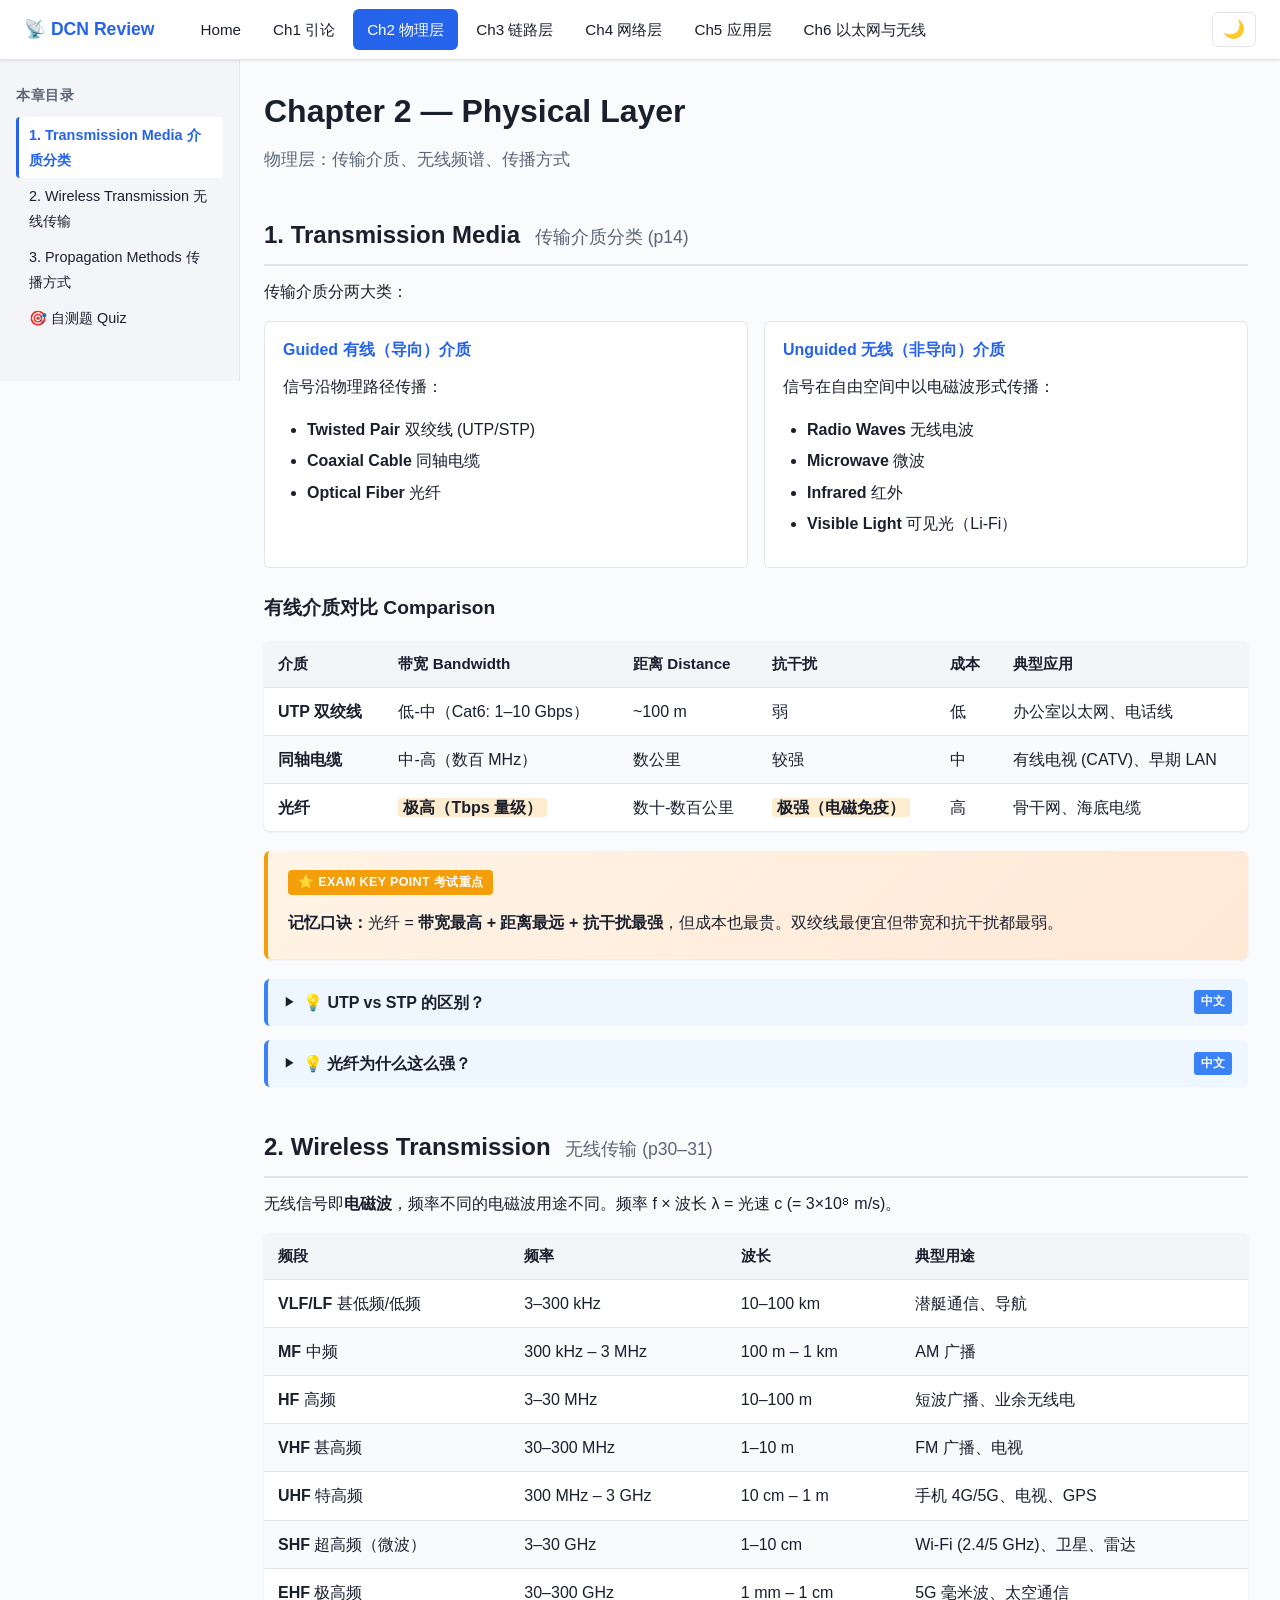
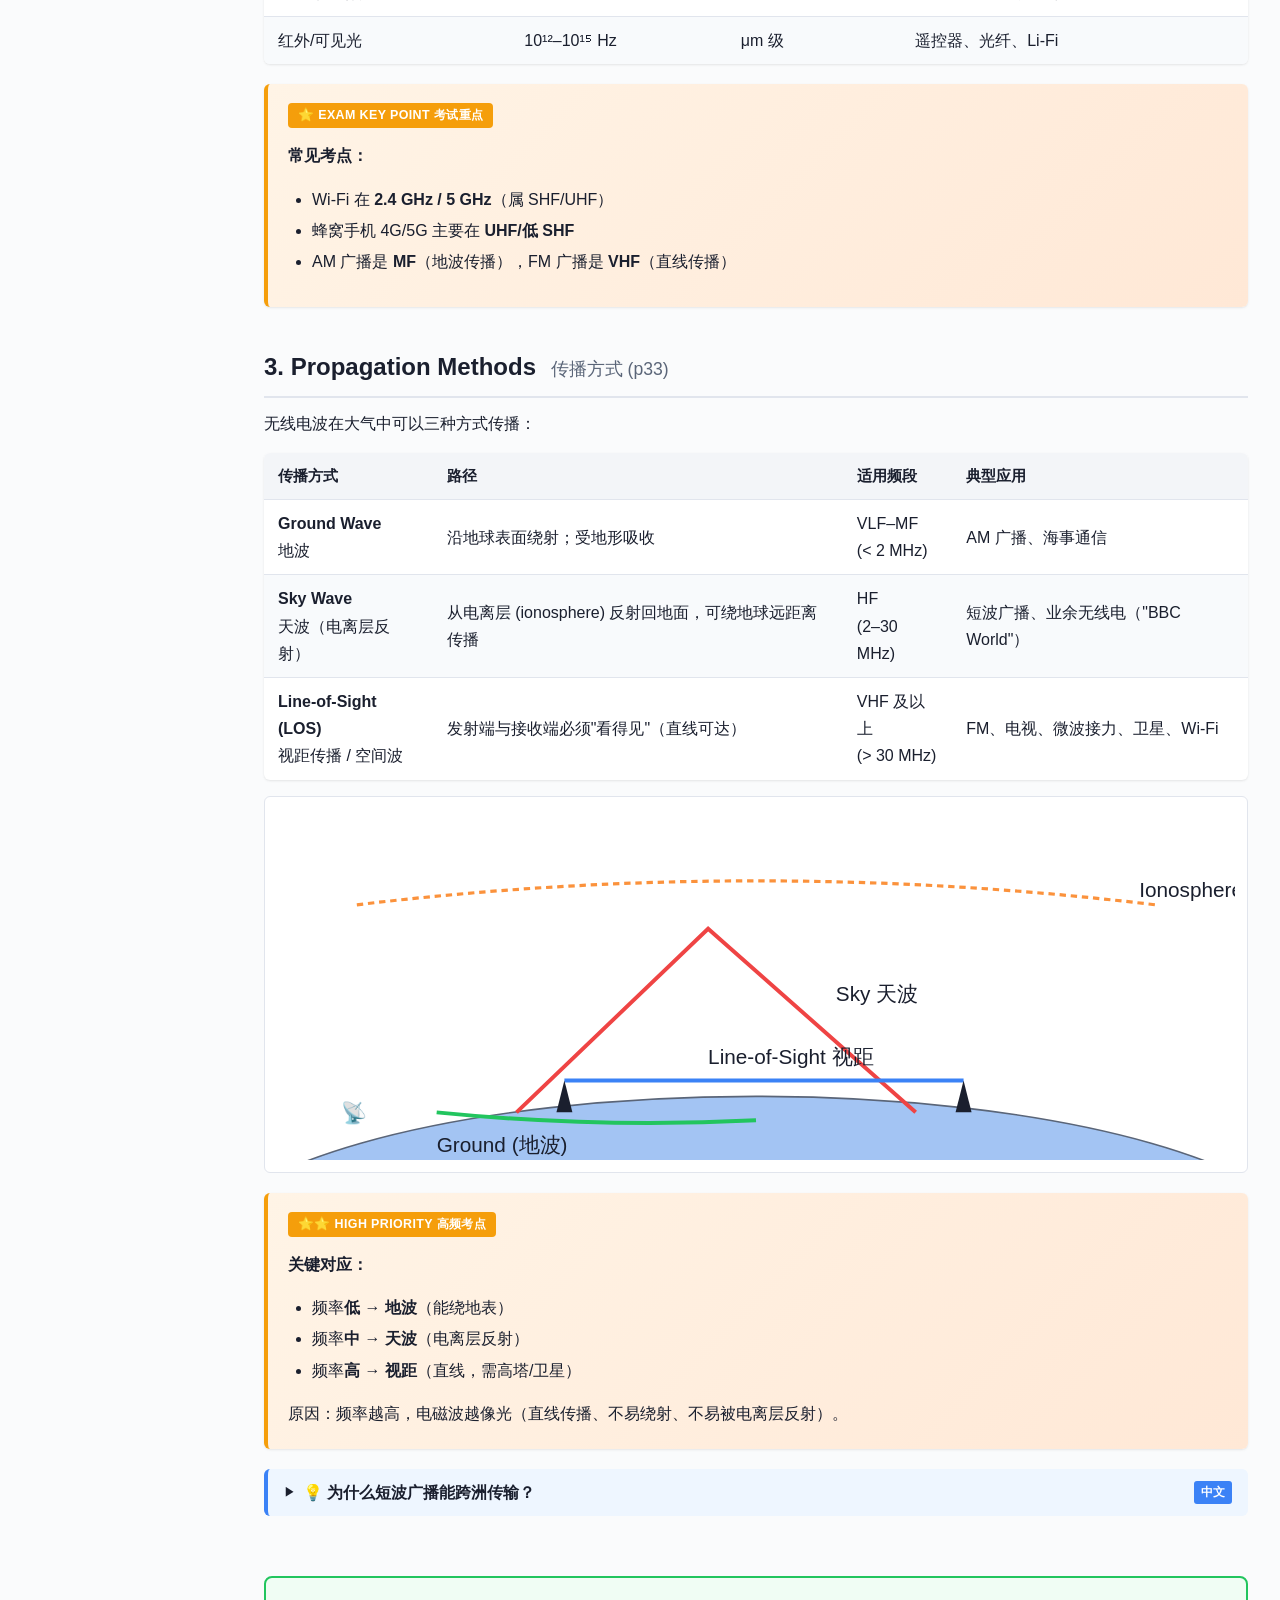
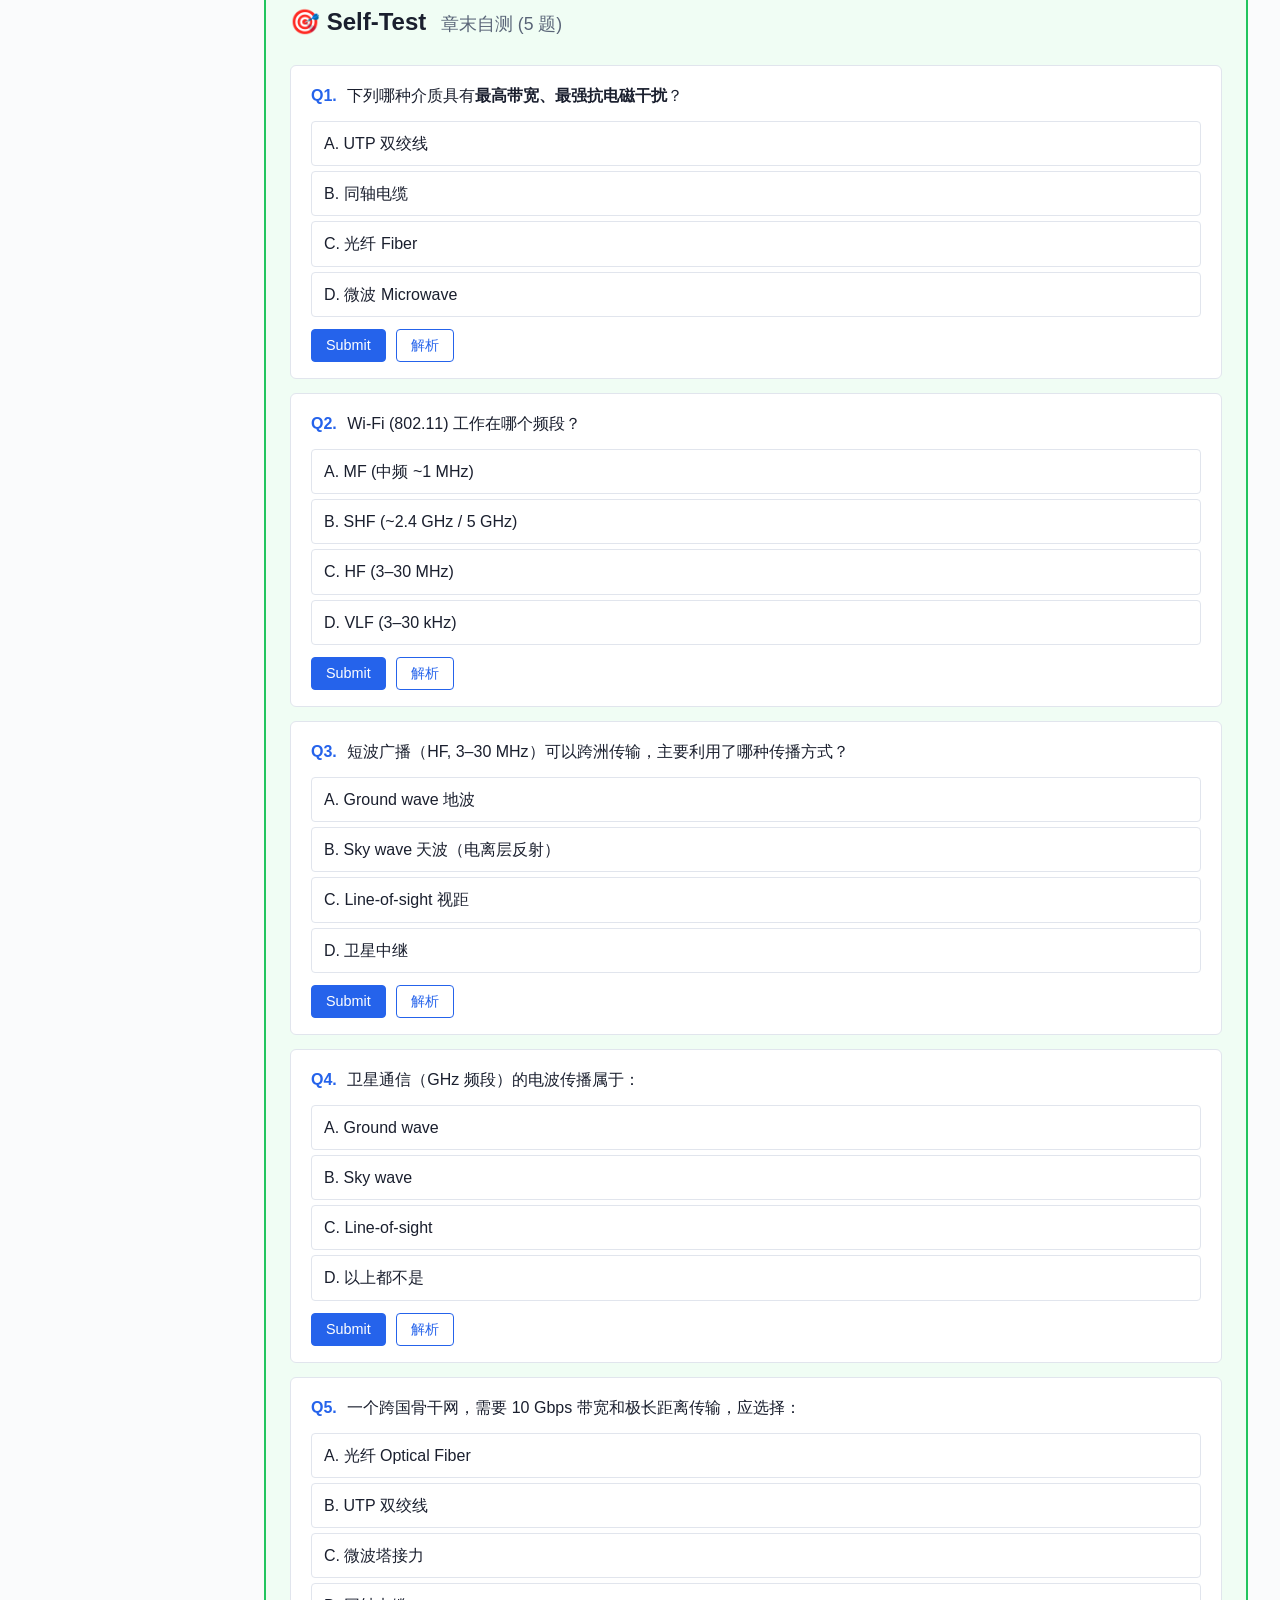
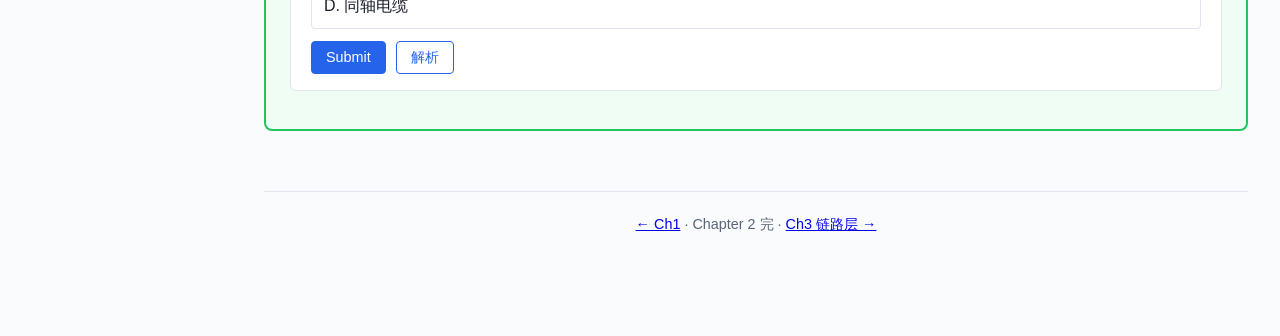
<file: ch2.html>
<!DOCTYPE html>
<html lang="zh-CN">
<head>
<meta charset="UTF-8">
<meta name="viewport" content="width=device-width, initial-scale=1.0">
<title>Ch2 物理层 | DCN Review</title>
<link rel="stylesheet" href="assets/styles.css">
</head>
<body>

<nav class="topnav">
  <a href="index.html" class="brand">📡 DCN Review</a>
  <div class="nav-links">
    <a href="index.html">Home</a>
    <a href="ch1.html">Ch1 引论</a>
    <a href="ch2.html">Ch2 物理层</a>
    <a href="ch3.html">Ch3 链路层</a>
    <a href="ch4.html">Ch4 网络层</a>
    <a href="ch5.html">Ch5 应用层</a>
    <a href="ch6.html">Ch6 以太网与无线</a>
  </div>
  <button class="theme-toggle">🌙</button>
</nav>

<div class="layout">
  <aside class="sidebar">
    <h3>本章目录</h3>
    <ul>
      <li><a href="#media">1. Transmission Media 介质分类</a></li>
      <li><a href="#wireless">2. Wireless Transmission 无线传输</a></li>
      <li><a href="#propagation">3. Propagation Methods 传播方式</a></li>
      <li><a href="#quiz">🎯 自测题 Quiz</a></li>
    </ul>
  </aside>

  <main class="main">
    <h1>Chapter 2 — Physical Layer</h1>
    <p class="subtitle">物理层：传输介质、无线频谱、传播方式</p>

    <!-- ============================================================
         1. Transmission Media
         ============================================================ -->
    <section id="media">
      <h2>1. Transmission Media <span class="cn">传输介质分类 (p14)</span></h2>
      <p>传输介质分两大类：</p>

      <div class="compare">
        <div>
          <h4>Guided 有线（导向）介质</h4>
          <p>信号沿物理路径传播：</p>
          <ul>
            <li><strong>Twisted Pair</strong> 双绞线 (UTP/STP)</li>
            <li><strong>Coaxial Cable</strong> 同轴电缆</li>
            <li><strong>Optical Fiber</strong> 光纤</li>
          </ul>
        </div>
        <div>
          <h4>Unguided 无线（非导向）介质</h4>
          <p>信号在自由空间中以电磁波形式传播：</p>
          <ul>
            <li><strong>Radio Waves</strong> 无线电波</li>
            <li><strong>Microwave</strong> 微波</li>
            <li><strong>Infrared</strong> 红外</li>
            <li><strong>Visible Light</strong> 可见光（Li-Fi）</li>
          </ul>
        </div>
      </div>

      <h3>有线介质对比 Comparison</h3>
      <table>
        <thead>
          <tr><th>介质</th><th>带宽 Bandwidth</th><th>距离 Distance</th><th>抗干扰</th><th>成本</th><th>典型应用</th></tr>
        </thead>
        <tbody>
          <tr><td><strong>UTP 双绞线</strong></td><td>低-中（Cat6: 1–10 Gbps）</td><td>~100 m</td><td>弱</td><td>低</td><td>办公室以太网、电话线</td></tr>
          <tr><td><strong>同轴电缆</strong></td><td>中-高（数百 MHz）</td><td>数公里</td><td>较强</td><td>中</td><td>有线电视 (CATV)、早期 LAN</td></tr>
          <tr><td><strong>光纤</strong></td><td><span class="hl">极高（Tbps 量级）</span></td><td>数十-数百公里</td><td><span class="hl">极强（电磁免疫）</span></td><td>高</td><td>骨干网、海底电缆</td></tr>
        </tbody>
      </table>

      <div class="exam-key">
        <p><strong>记忆口诀：</strong>光纤 = <strong>带宽最高 + 距离最远 + 抗干扰最强</strong>，但成本也最贵。双绞线最便宜但带宽和抗干扰都最弱。</p>
      </div>

      <details class="cn-note">
        <summary>💡 UTP vs STP 的区别？<span class="badge-cn">中文</span></summary>
        <div>
          <p><strong>UTP</strong> (Unshielded Twisted Pair) 无屏蔽双绞线：仅靠两根线的绞合相互抵消干扰，便宜但抗干扰弱。</p>
          <p><strong>STP</strong> (Shielded Twisted Pair) 屏蔽双绞线：外面再包一层金属屏蔽层，抗干扰强但贵。</p>
          <p>日常以太网（电话线、网线 RJ-45）几乎都用 UTP（Cat5e / Cat6 / Cat6a 等等级）。</p>
        </div>
      </details>

      <details class="cn-note">
        <summary>💡 光纤为什么这么强？<span class="badge-cn">中文</span></summary>
        <div>
          <p>光纤用<strong>光信号</strong>传播，全反射原理把光"关"在玻璃纤芯内：</p>
          <ul>
            <li>光信号不受电磁干扰（不像电信号被附近高压线、变压器干扰）</li>
            <li>光的频率极高 → 可承载海量数据</li>
            <li>损耗极低 → 不加放大器可传几十公里</li>
            <li>分单模 (SMF, 1310/1550 nm) 与多模 (MMF, 850/1300 nm)，单模距离更远</li>
          </ul>
        </div>
      </details>
    </section>

    <!-- ============================================================
         2. Wireless
         ============================================================ -->
    <section id="wireless">
      <h2>2. Wireless Transmission <span class="cn">无线传输 (p30–31)</span></h2>
      <p>无线信号即<strong>电磁波</strong>，频率不同的电磁波用途不同。频率 f × 波长 λ = 光速 c (= 3×10⁸ m/s)。</p>

      <table>
        <thead><tr><th>频段</th><th>频率</th><th>波长</th><th>典型用途</th></tr></thead>
        <tbody>
          <tr><td><strong>VLF/LF</strong> 甚低频/低频</td><td>3–300 kHz</td><td>10–100 km</td><td>潜艇通信、导航</td></tr>
          <tr><td><strong>MF</strong> 中频</td><td>300 kHz – 3 MHz</td><td>100 m – 1 km</td><td>AM 广播</td></tr>
          <tr><td><strong>HF</strong> 高频</td><td>3–30 MHz</td><td>10–100 m</td><td>短波广播、业余无线电</td></tr>
          <tr><td><strong>VHF</strong> 甚高频</td><td>30–300 MHz</td><td>1–10 m</td><td>FM 广播、电视</td></tr>
          <tr><td><strong>UHF</strong> 特高频</td><td>300 MHz – 3 GHz</td><td>10 cm – 1 m</td><td>手机 4G/5G、电视、GPS</td></tr>
          <tr><td><strong>SHF</strong> 超高频（微波）</td><td>3–30 GHz</td><td>1–10 cm</td><td>Wi-Fi (2.4/5 GHz)、卫星、雷达</td></tr>
          <tr><td><strong>EHF</strong> 极高频</td><td>30–300 GHz</td><td>1 mm – 1 cm</td><td>5G 毫米波、太空通信</td></tr>
          <tr><td>红外/可见光</td><td>10¹²–10¹⁵ Hz</td><td>μm 级</td><td>遥控器、光纤、Li-Fi</td></tr>
        </tbody>
      </table>

      <div class="exam-key">
        <p><strong>常见考点：</strong></p>
        <ul>
          <li>Wi-Fi 在 <strong>2.4 GHz / 5 GHz</strong>（属 SHF/UHF）</li>
          <li>蜂窝手机 4G/5G 主要在 <strong>UHF/低 SHF</strong></li>
          <li>AM 广播是 <strong>MF</strong>（地波传播），FM 广播是 <strong>VHF</strong>（直线传播）</li>
        </ul>
      </div>
    </section>

    <!-- ============================================================
         3. Propagation
         ============================================================ -->
    <section id="propagation">
      <h2>3. Propagation Methods <span class="cn">传播方式 (p33)</span></h2>
      <p>无线电波在大气中可以三种方式传播：</p>

      <table>
        <thead>
          <tr><th>传播方式</th><th>路径</th><th>适用频段</th><th>典型应用</th></tr>
        </thead>
        <tbody>
          <tr>
            <td><strong>Ground Wave</strong><br>地波</td>
            <td>沿地球表面绕射；受地形吸收</td>
            <td>VLF–MF<br>(&lt; 2 MHz)</td>
            <td>AM 广播、海事通信</td>
          </tr>
          <tr>
            <td><strong>Sky Wave</strong><br>天波（电离层反射）</td>
            <td>从电离层 (ionosphere) 反射回地面，可绕地球远距离传播</td>
            <td>HF<br>(2–30 MHz)</td>
            <td>短波广播、业余无线电（"BBC World"）</td>
          </tr>
          <tr>
            <td><strong>Line-of-Sight (LOS)</strong><br>视距传播 / 空间波</td>
            <td>发射端与接收端必须"看得见"（直线可达）</td>
            <td>VHF 及以上<br>(&gt; 30 MHz)</td>
            <td>FM、电视、微波接力、卫星、Wi-Fi</td>
          </tr>
        </tbody>
      </table>

      <svg class="diagram" viewBox="0 0 600 220" xmlns="http://www.w3.org/2000/svg">
        <!-- Earth -->
        <ellipse cx="300" cy="280" rx="350" ry="100" fill="#a3c4f3" stroke="#5a6578" stroke-width="1"/>
        <!-- Ionosphere -->
        <path d="M 50 60 Q 300 30 550 60" stroke="#fb923c" stroke-width="2" fill="none" stroke-dasharray="4,3"/>
        <text x="540" y="55" font-size="11">Ionosphere 电离层</text>
        <!-- Ground wave -->
        <path d="M 100 190 Q 200 200 300 195" stroke="#22c55e" stroke-width="2.5" fill="none"/>
        <text x="100" y="215" font-size="11" fill="#16a34a">Ground (地波)</text>
        <!-- Sky wave -->
        <path d="M 150 190 L 270 75 L 400 190" stroke="#ef4444" stroke-width="2.5" fill="none"/>
        <text x="350" y="120" font-size="11" fill="#dc2626">Sky 天波</text>
        <!-- LOS -->
        <line x1="180" y1="170" x2="430" y2="170" stroke="#3b82f6" stroke-width="2.5"/>
        <text x="270" y="160" font-size="11" fill="#2563eb">Line-of-Sight 视距</text>
        <!-- Antennas -->
        <polygon points="180,170 175,190 185,190" fill="#1a1f2e"/>
        <polygon points="430,170 425,190 435,190" fill="#1a1f2e"/>
        <text x="40" y="195" font-size="10">📡</text>
      </svg>

      <div class="exam-key double">
        <p><strong>关键对应：</strong></p>
        <ul>
          <li>频率<strong>低</strong> → <strong>地波</strong>（能绕地表）</li>
          <li>频率<strong>中</strong> → <strong>天波</strong>（电离层反射）</li>
          <li>频率<strong>高</strong> → <strong>视距</strong>（直线，需高塔/卫星）</li>
        </ul>
        <p>原因：频率越高，电磁波越像光（直线传播、不易绕射、不易被电离层反射）。</p>
      </div>

      <details class="cn-note">
        <summary>💡 为什么短波广播能跨洲传输？<span class="badge-cn">中文</span></summary>
        <div>
          <p>短波 (HF, 3–30 MHz) 频率刚好在天波传播的"甜区"：它能被高空电离层反射回地面，然后再被地面反射，再被电离层反射……如此"接力跳跃"，可以传到地球另一面。</p>
          <p>这就是为什么 BBC、VOA 等国际广播至今仍保留短波频段——不需要任何卫星基础设施即可全球到达。</p>
        </div>
      </details>
    </section>

    <!-- ============================================================
         Quiz
         ============================================================ -->
    <section id="quiz" class="quiz-section">
      <h2>🎯 Self-Test <span class="cn">章末自测 (5 题)</span></h2>

      <div class="quiz-q" data-type="mc" data-answer="2">
        <p class="q-stem"><span class="q-num">Q1.</span> 下列哪种介质具有<strong>最高带宽、最强抗电磁干扰</strong>？</p>
        <ul class="q-options">
          <li>A. UTP 双绞线</li>
          <li>B. 同轴电缆</li>
          <li>C. 光纤 Fiber</li>
          <li>D. 微波 Microwave</li>
        </ul>
        <div class="q-actions"><button class="btn-submit">Submit</button><button class="btn-explain secondary">解析</button></div>
        <div class="q-explain" style="display:none"><strong>C.</strong> 光纤用光信号传输，对电磁干扰免疫，带宽可达 Tbps 量级。</div>
      </div>

      <div class="quiz-q" data-type="mc" data-answer="1">
        <p class="q-stem"><span class="q-num">Q2.</span> Wi-Fi (802.11) 工作在哪个频段？</p>
        <ul class="q-options">
          <li>A. MF (中频 ~1 MHz)</li>
          <li>B. SHF (~2.4 GHz / 5 GHz)</li>
          <li>C. HF (3–30 MHz)</li>
          <li>D. VLF (3–30 kHz)</li>
        </ul>
        <div class="q-actions"><button class="btn-submit">Submit</button><button class="btn-explain secondary">解析</button></div>
        <div class="q-explain" style="display:none"><strong>B.</strong> Wi-Fi 工作在 2.4 GHz 和 5 GHz 频段，属于 SHF（超高频/微波）。</div>
      </div>

      <div class="quiz-q" data-type="mc" data-answer="1">
        <p class="q-stem"><span class="q-num">Q3.</span> 短波广播（HF, 3–30 MHz）可以跨洲传输，主要利用了哪种传播方式？</p>
        <ul class="q-options">
          <li>A. Ground wave 地波</li>
          <li>B. Sky wave 天波（电离层反射）</li>
          <li>C. Line-of-sight 视距</li>
          <li>D. 卫星中继</li>
        </ul>
        <div class="q-actions"><button class="btn-submit">Submit</button><button class="btn-explain secondary">解析</button></div>
        <div class="q-explain" style="display:none"><strong>B.</strong> HF 波被高空电离层反射回地面，再地面反射，再被电离层反射……如此"跳跃"可传至全球。</div>
      </div>

      <div class="quiz-q" data-type="mc" data-answer="2">
        <p class="q-stem"><span class="q-num">Q4.</span> 卫星通信（GHz 频段）的电波传播属于：</p>
        <ul class="q-options">
          <li>A. Ground wave</li>
          <li>B. Sky wave</li>
          <li>C. Line-of-sight</li>
          <li>D. 以上都不是</li>
        </ul>
        <div class="q-actions"><button class="btn-submit">Submit</button><button class="btn-explain secondary">解析</button></div>
        <div class="q-explain" style="display:none"><strong>C.</strong> 高频信号不会被电离层反射也不能绕地球，必须直线传播。卫星与地面站之间是 LOS。</div>
      </div>

      <div class="quiz-q" data-type="mc" data-answer="0">
        <p class="q-stem"><span class="q-num">Q5.</span> 一个跨国骨干网，需要 10 Gbps 带宽和极长距离传输，应选择：</p>
        <ul class="q-options">
          <li>A. 光纤 Optical Fiber</li>
          <li>B. UTP 双绞线</li>
          <li>C. 微波塔接力</li>
          <li>D. 同轴电缆</li>
        </ul>
        <div class="q-actions"><button class="btn-submit">Submit</button><button class="btn-explain secondary">解析</button></div>
        <div class="q-explain" style="display:none"><strong>A.</strong> 光纤带宽最高、损耗最低、抗干扰最强，是骨干和海底电缆的标准选择。</div>
      </div>
    </section>

    <footer><a href="ch1.html">← Ch1</a> · Chapter 2 完 · <a href="ch3.html">Ch3 链路层 →</a></footer>
  </main>
</div>

<script src="assets/script.js"></script>
</body>
</html>
</file>
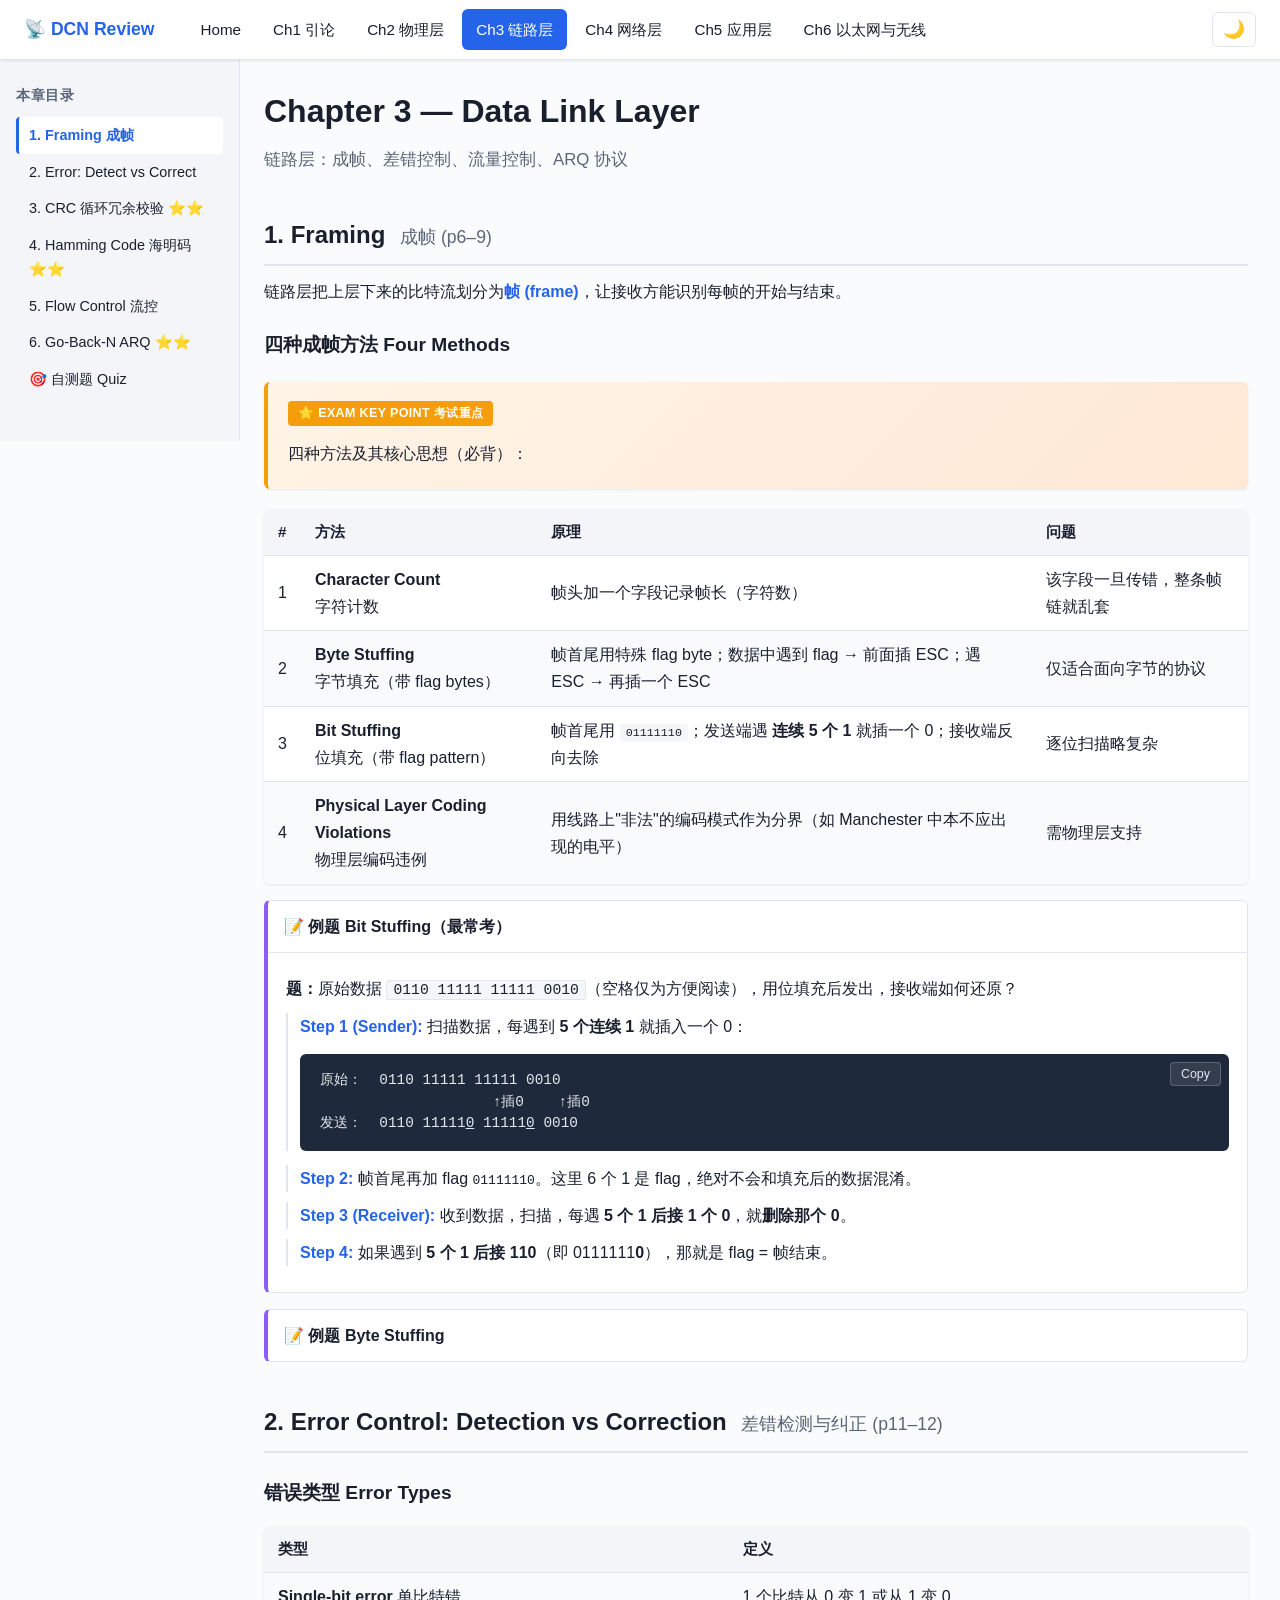
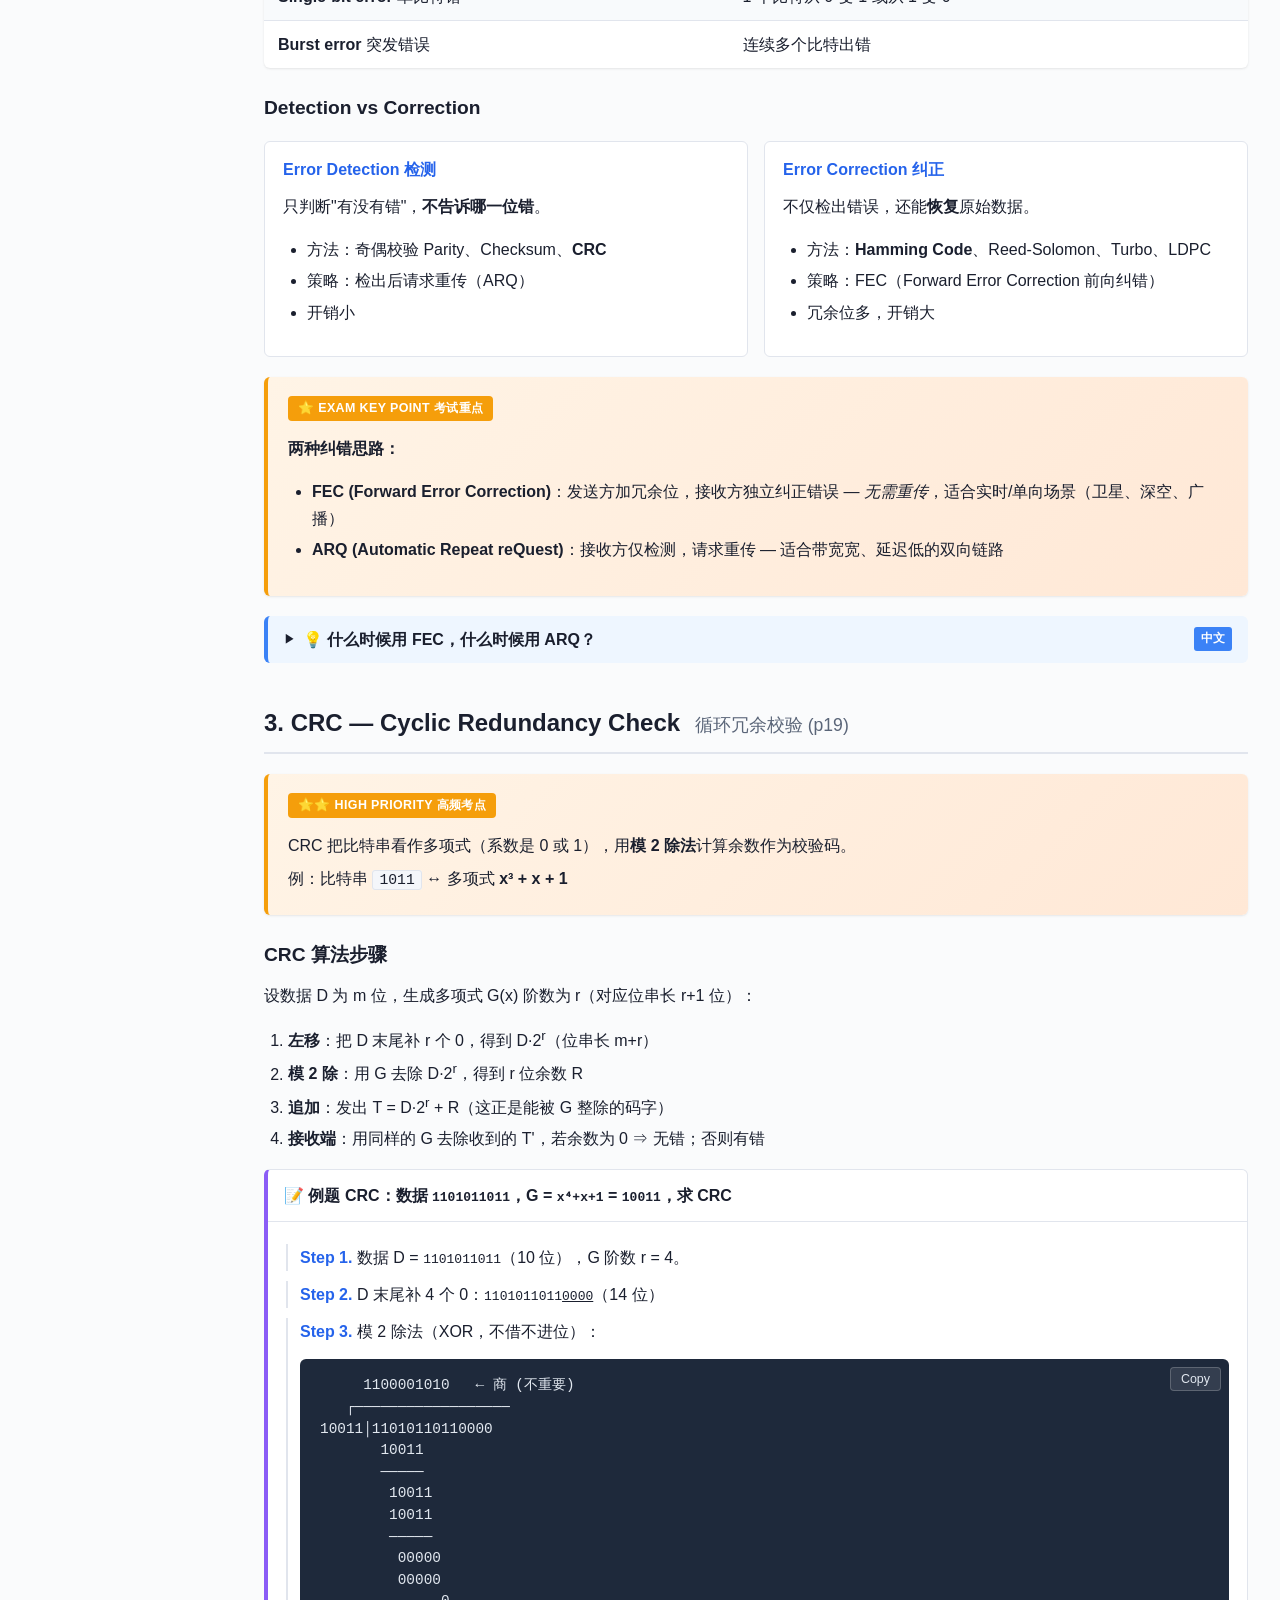
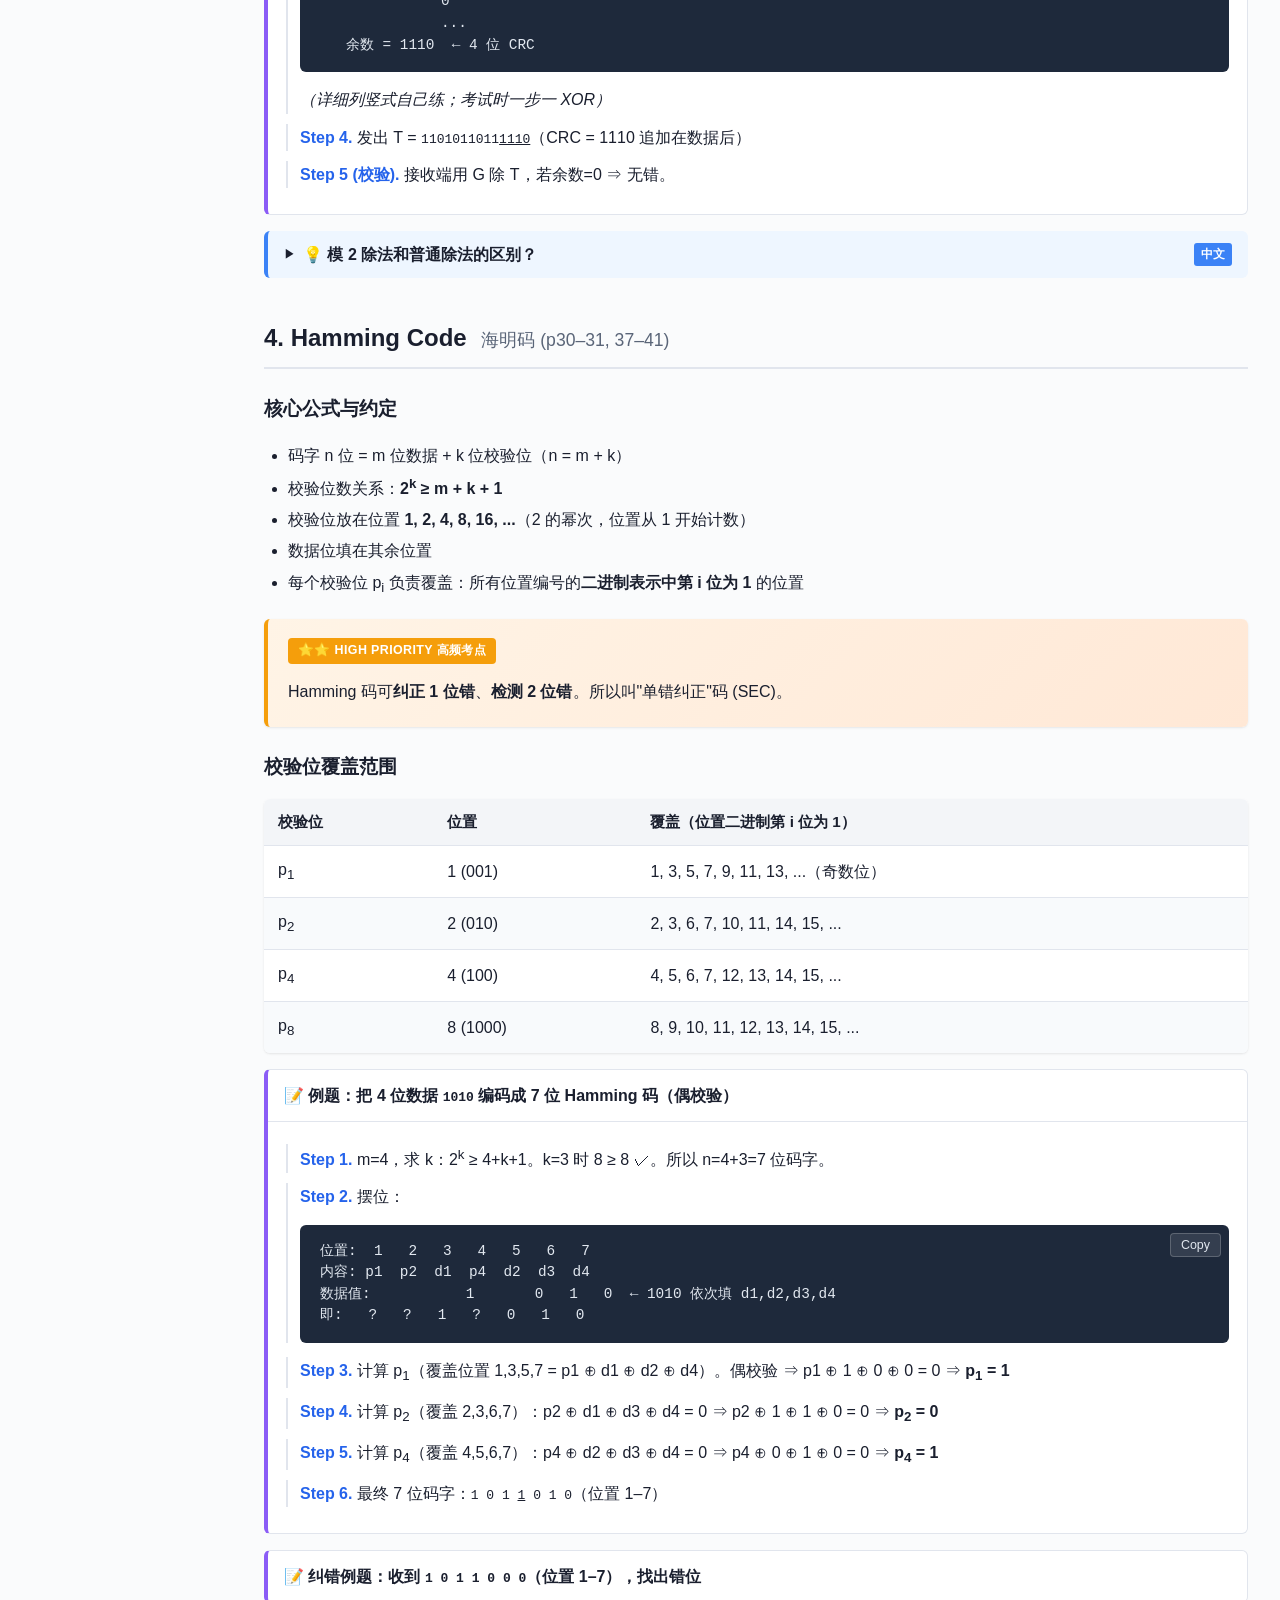
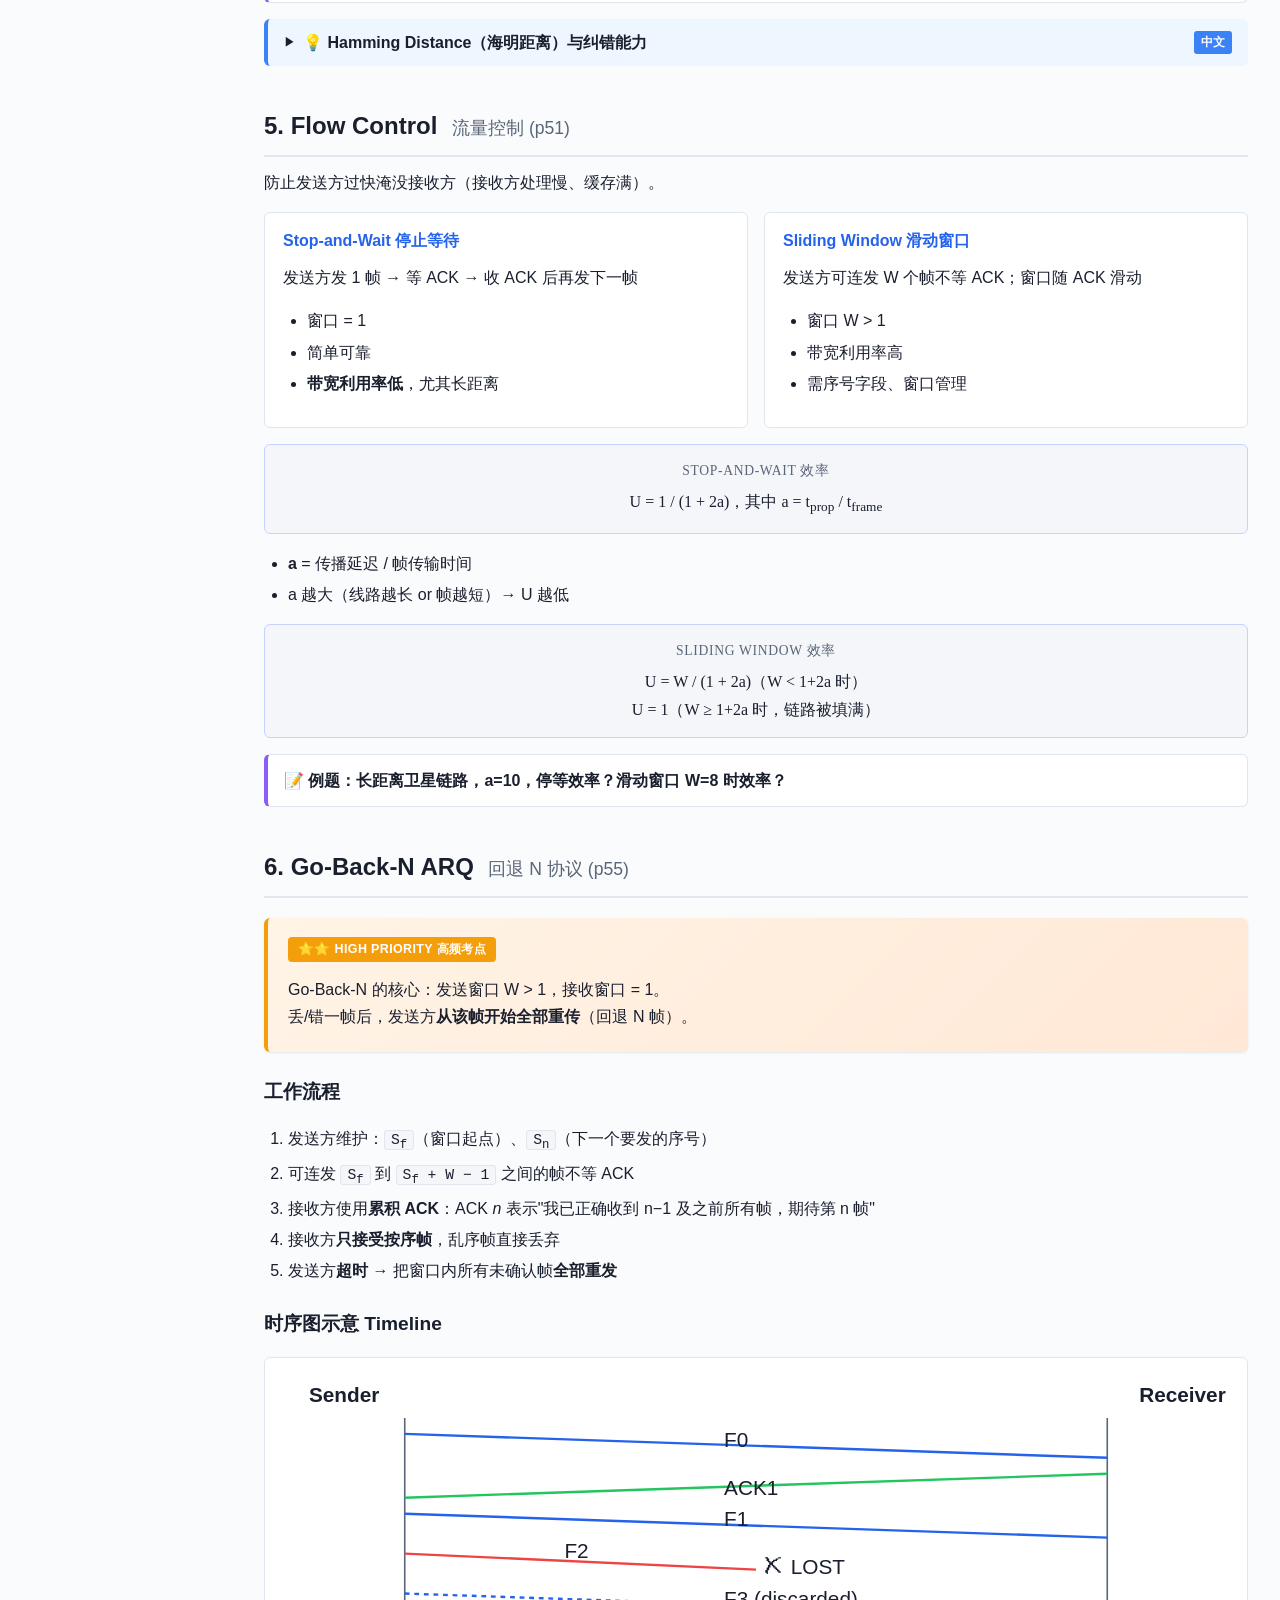
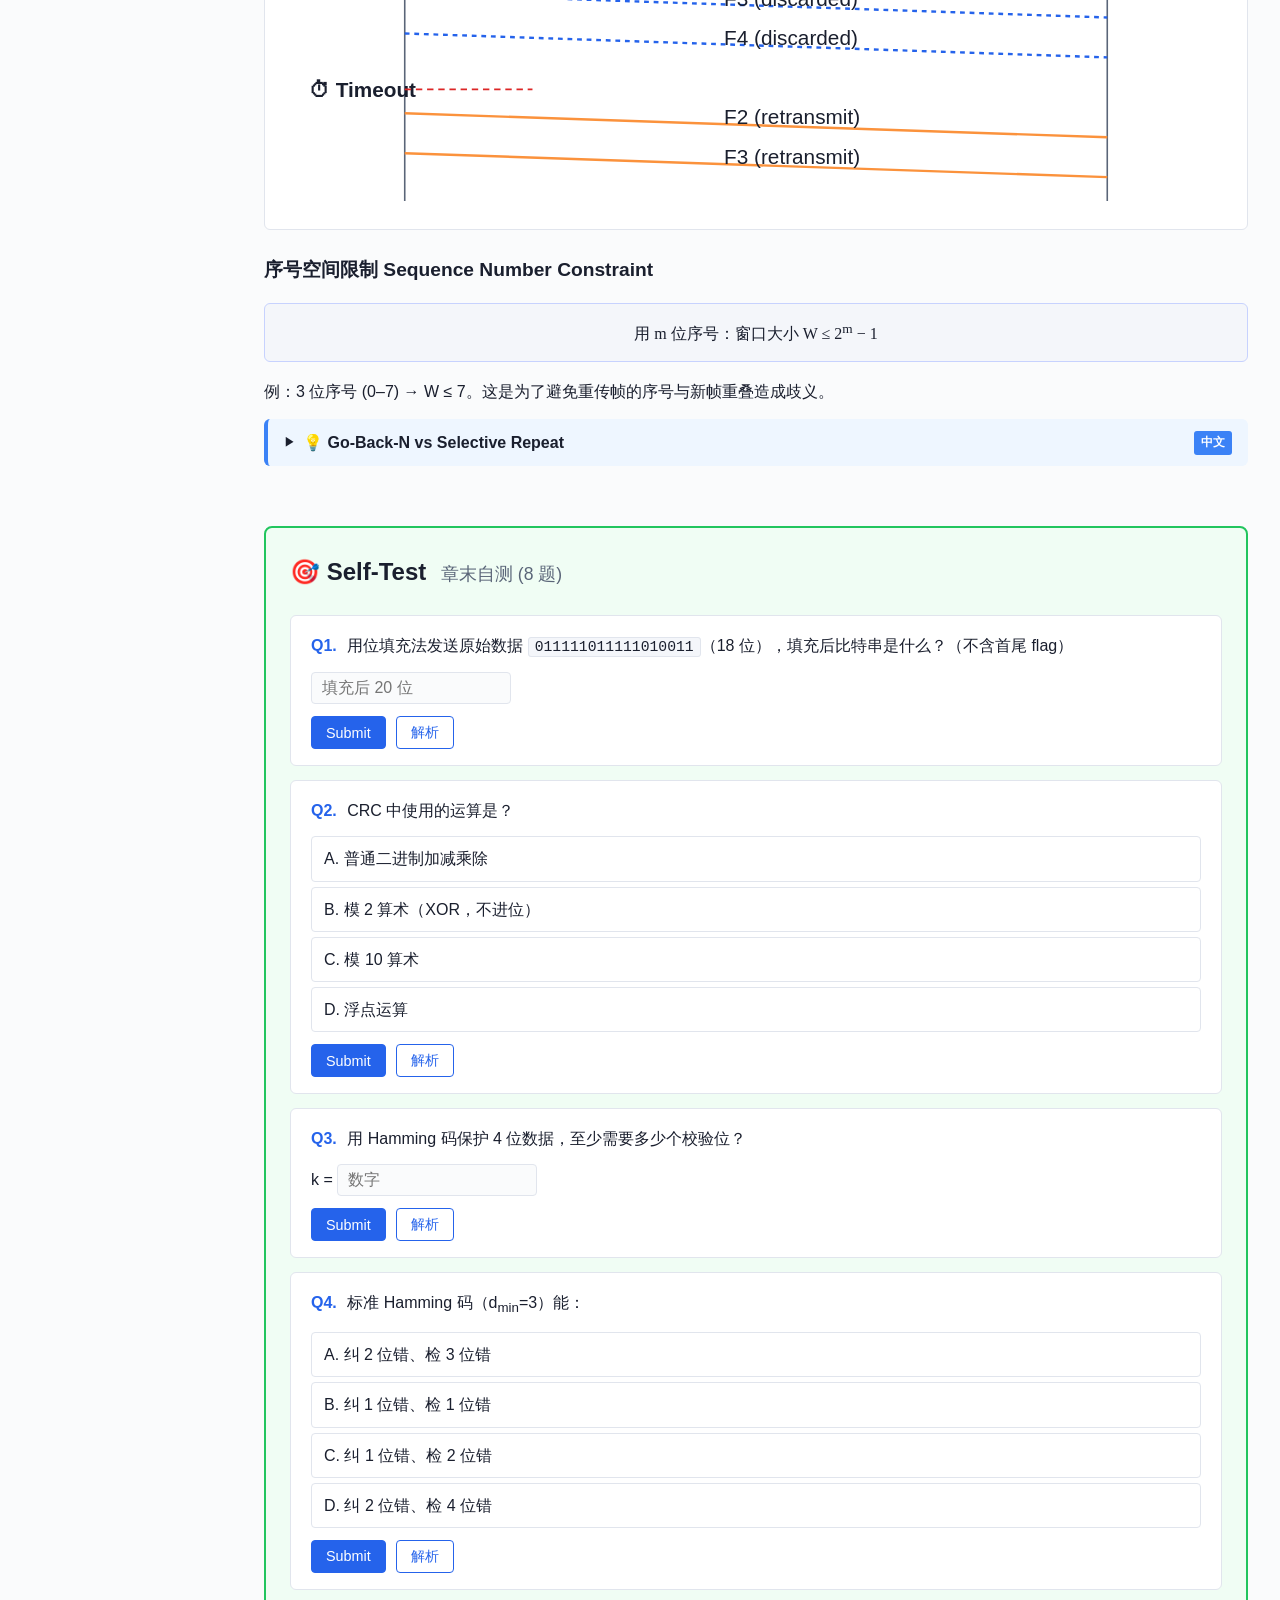
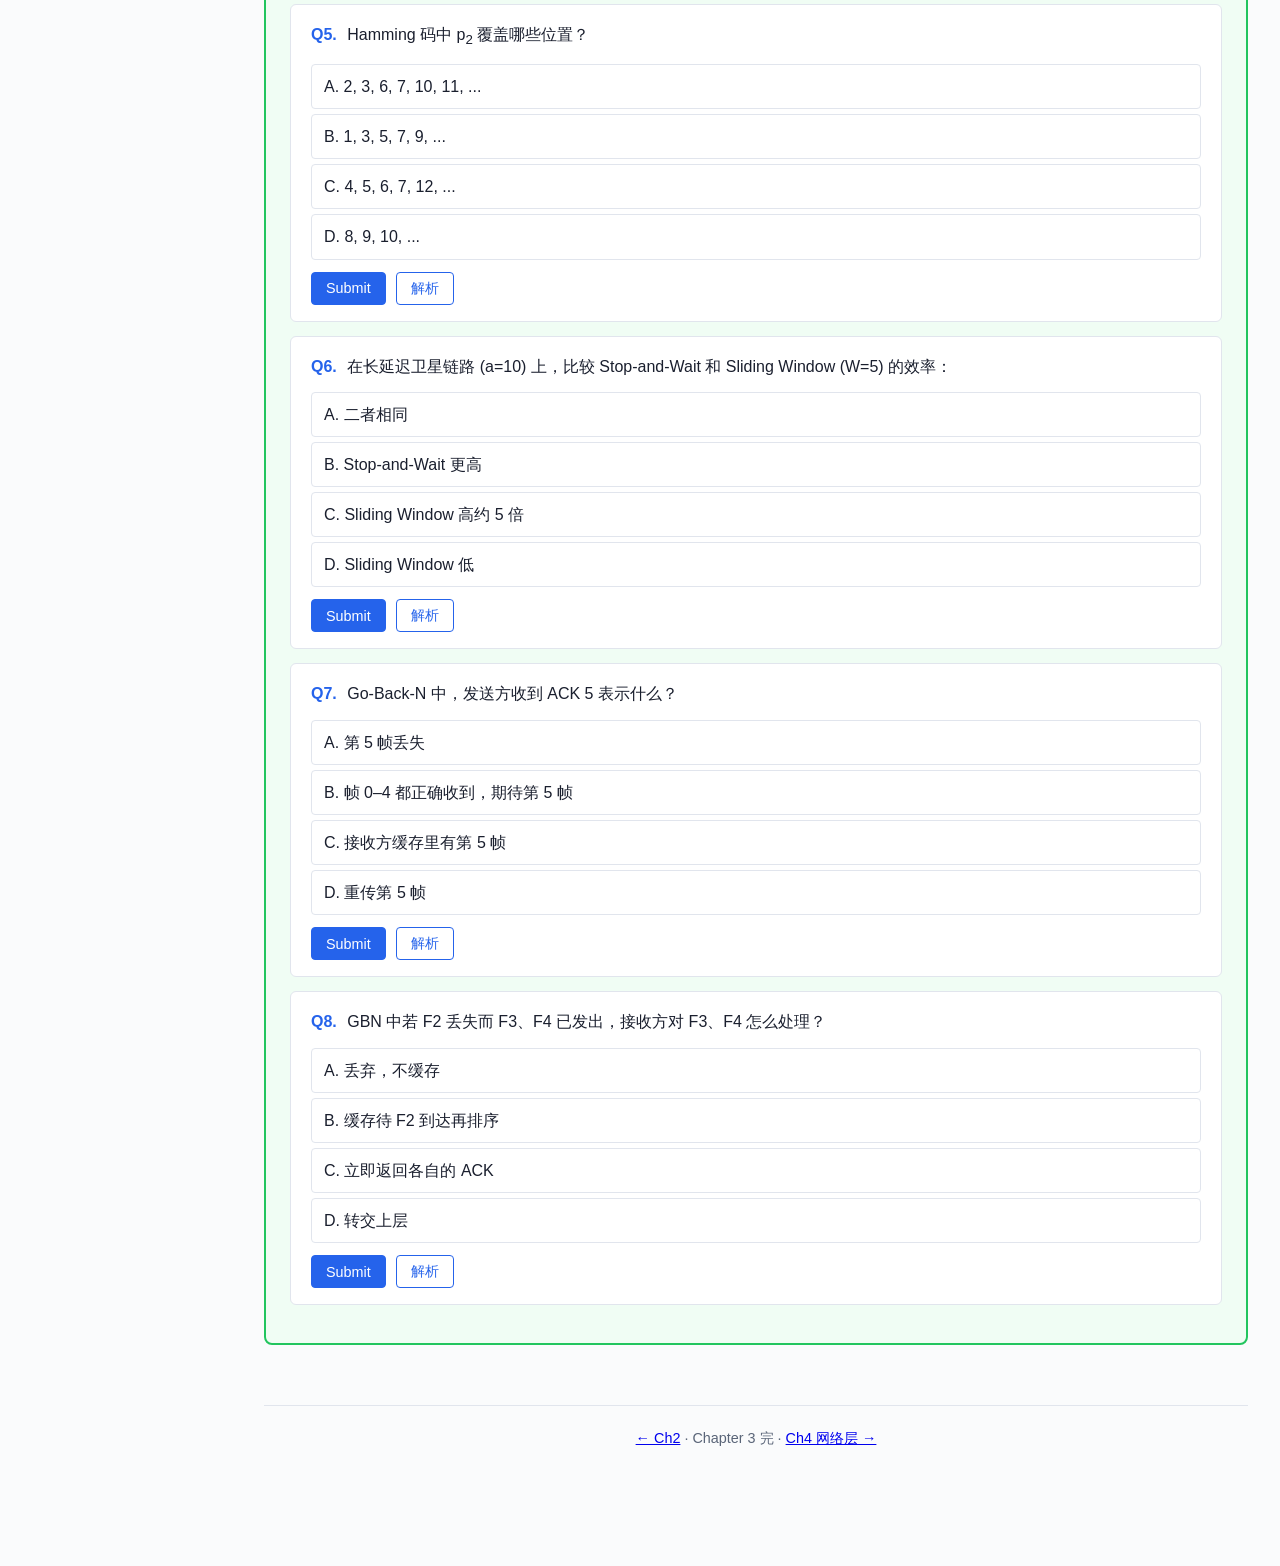
<file: ch3.html>
<!DOCTYPE html>
<html lang="zh-CN">
<head>
<meta charset="UTF-8">
<meta name="viewport" content="width=device-width, initial-scale=1.0">
<title>Ch3 链路层 | DCN Review</title>
<link rel="stylesheet" href="assets/styles.css">
</head>
<body>

<nav class="topnav">
  <a href="index.html" class="brand">📡 DCN Review</a>
  <div class="nav-links">
    <a href="index.html">Home</a>
    <a href="ch1.html">Ch1 引论</a>
    <a href="ch2.html">Ch2 物理层</a>
    <a href="ch3.html">Ch3 链路层</a>
    <a href="ch4.html">Ch4 网络层</a>
    <a href="ch5.html">Ch5 应用层</a>
    <a href="ch6.html">Ch6 以太网与无线</a>
  </div>
  <button class="theme-toggle">🌙</button>
</nav>

<div class="layout">
  <aside class="sidebar">
    <h3>本章目录</h3>
    <ul>
      <li><a href="#framing">1. Framing 成帧</a></li>
      <li><a href="#error">2. Error: Detect vs Correct</a></li>
      <li><a href="#crc">3. CRC 循环冗余校验 ⭐⭐</a></li>
      <li><a href="#hamming">4. Hamming Code 海明码 ⭐⭐</a></li>
      <li><a href="#flow">5. Flow Control 流控</a></li>
      <li><a href="#gbn">6. Go-Back-N ARQ ⭐⭐</a></li>
      <li><a href="#quiz">🎯 自测题 Quiz</a></li>
    </ul>
  </aside>

  <main class="main">
    <h1>Chapter 3 — Data Link Layer</h1>
    <p class="subtitle">链路层：成帧、差错控制、流量控制、ARQ 协议</p>

    <!-- ============================================================
         1. Framing
         ============================================================ -->
    <section id="framing">
      <h2>1. Framing <span class="cn">成帧 (p6–9)</span></h2>
      <p>链路层把上层下来的比特流划分为<span class="term">帧 (frame)</span>，让接收方能识别每帧的开始与结束。</p>

      <h3>四种成帧方法 Four Methods</h3>

      <div class="exam-key">
        <p>四种方法及其核心思想（必背）：</p>
      </div>

      <table>
        <thead>
          <tr><th>#</th><th>方法</th><th>原理</th><th>问题</th></tr>
        </thead>
        <tbody>
          <tr>
            <td>1</td>
            <td><strong>Character Count</strong><br>字符计数</td>
            <td>帧头加一个字段记录帧长（字符数）</td>
            <td>该字段一旦传错，整条帧链就乱套</td>
          </tr>
          <tr>
            <td>2</td>
            <td><strong>Byte Stuffing</strong><br>字节填充（带 flag bytes）</td>
            <td>帧首尾用特殊 flag byte；数据中遇到 flag → 前面插 ESC；遇 ESC → 再插一个 ESC</td>
            <td>仅适合面向字节的协议</td>
          </tr>
          <tr>
            <td>3</td>
            <td><strong>Bit Stuffing</strong><br>位填充（带 flag pattern）</td>
            <td>帧首尾用 <code>01111110</code>；发送端遇 <strong>连续 5 个 1</strong> 就插一个 0；接收端反向去除</td>
            <td>逐位扫描略复杂</td>
          </tr>
          <tr>
            <td>4</td>
            <td><strong>Physical Layer Coding Violations</strong><br>物理层编码违例</td>
            <td>用线路上"非法"的编码模式作为分界（如 Manchester 中本不应出现的电平）</td>
            <td>需物理层支持</td>
          </tr>
        </tbody>
      </table>

      <details class="example" open>
        <summary>例题 Bit Stuffing（最常考）</summary>
        <div>
          <p><strong>题：</strong>原始数据 <code>0110 11111 11111 0010</code>（空格仅为方便阅读），用位填充后发出，接收端如何还原？</p>
          <div class="step">
            <span class="step-label">Step 1 (Sender):</span> 扫描数据，每遇到 <strong>5 个连续 1</strong> 就插入一个 0：
            <pre><code>原始：  0110 11111 11111 0010
                    ↑插0    ↑插0
发送：  0110 11111<u>0</u> 11111<u>0</u> 0010</code></pre>
          </div>
          <div class="step">
            <span class="step-label">Step 2:</span> 帧首尾再加 flag <code>01111110</code>。这里 6 个 1 是 flag，绝对不会和填充后的数据混淆。
          </div>
          <div class="step">
            <span class="step-label">Step 3 (Receiver):</span> 收到数据，扫描，每遇 <strong>5 个 1 后接 1 个 0</strong>，就<strong>删除那个 0</strong>。
          </div>
          <div class="step">
            <span class="step-label">Step 4:</span> 如果遇到 <strong>5 个 1 后接 110</strong>（即 0111111<strong>0</strong>），那就是 flag = 帧结束。
          </div>
        </div>
      </details>

      <details class="example">
        <summary>例题 Byte Stuffing</summary>
        <div>
          <p>约定：FLAG = 0x7E, ESC = 0x7D。数据中含 FLAG 或 ESC 时插一个 ESC。</p>
          <div class="step"><span class="step-label">原始数据：</span> <code>A 7E B 7D C</code></div>
          <div class="step"><span class="step-label">填充后：</span> <code>A <u>7D</u> 7E B <u>7D</u> 7D C</code>（每个 7E 或 7D 前各加一个 ESC）</div>
          <div class="step"><span class="step-label">发出帧：</span> <code>7E [A 7D 7E B 7D 7D C] 7E</code>（首尾 flag 包围）</div>
          <div class="step"><span class="step-label">接收端：</span> 去掉首尾 flag → 扫描，遇 ESC 就删除并把下个字节当数据 → 还原 <code>A 7E B 7D C</code></div>
        </div>
      </details>
    </section>

    <!-- ============================================================
         2. Error Detection vs Correction
         ============================================================ -->
    <section id="error">
      <h2>2. Error Control: Detection vs Correction <span class="cn">差错检测与纠正 (p11–12)</span></h2>

      <h3>错误类型 Error Types</h3>
      <table>
        <tr><th>类型</th><th>定义</th></tr>
        <tr><td><strong>Single-bit error</strong> 单比特错</td><td>1 个比特从 0 变 1 或从 1 变 0</td></tr>
        <tr><td><strong>Burst error</strong> 突发错误</td><td>连续多个比特出错</td></tr>
      </table>

      <h3>Detection vs Correction</h3>
      <div class="compare">
        <div>
          <h4>Error Detection 检测</h4>
          <p>只判断"有没有错"，<strong>不告诉哪一位错</strong>。</p>
          <ul>
            <li>方法：奇偶校验 Parity、Checksum、<strong>CRC</strong></li>
            <li>策略：检出后请求重传（ARQ）</li>
            <li>开销小</li>
          </ul>
        </div>
        <div>
          <h4>Error Correction 纠正</h4>
          <p>不仅检出错误，还能<strong>恢复</strong>原始数据。</p>
          <ul>
            <li>方法：<strong>Hamming Code</strong>、Reed-Solomon、Turbo、LDPC</li>
            <li>策略：FEC（Forward Error Correction 前向纠错）</li>
            <li>冗余位多，开销大</li>
          </ul>
        </div>
      </div>

      <div class="exam-key">
        <p><strong>两种纠错思路：</strong></p>
        <ul>
          <li><strong>FEC (Forward Error Correction)</strong>：发送方加冗余位，接收方独立纠正错误 — <em>无需重传</em>，适合实时/单向场景（卫星、深空、广播）</li>
          <li><strong>ARQ (Automatic Repeat reQuest)</strong>：接收方仅检测，请求重传 — 适合带宽宽、延迟低的双向链路</li>
        </ul>
      </div>

      <details class="cn-note">
        <summary>💡 什么时候用 FEC，什么时候用 ARQ？<span class="badge-cn">中文</span></summary>
        <div>
          <p><strong>FEC 适用：</strong>单向链路（卫星深空通信，没法重传）、延迟敏感（流媒体）、广播（一对多没法每个接收方都请求重传）。</p>
          <p><strong>ARQ 适用：</strong>双向链路、可重传、对带宽利用率敏感（不愿浪费在大量冗余位上）。如 TCP、Wi-Fi 链路层。</p>
          <p>实际工程常常<strong>两者结合</strong>：先用 FEC 纠正大部分错误，纠正不了的再用 ARQ 重传（HARQ，4G/5G 蜂窝网）。</p>
        </div>
      </details>
    </section>

    <!-- ============================================================
         3. CRC
         ============================================================ -->
    <section id="crc">
      <h2>3. CRC — Cyclic Redundancy Check <span class="cn">循环冗余校验 (p19)</span></h2>

      <div class="exam-key double">
        <p>CRC 把比特串看作多项式（系数是 0 或 1），用<strong>模 2 除法</strong>计算余数作为校验码。</p>
        <p>例：比特串 <code>1011</code> ↔ 多项式 <strong>x³ + x + 1</strong></p>
      </div>

      <h3>CRC 算法步骤</h3>
      <p>设数据 D 为 m 位，生成多项式 G(x) 阶数为 r（对应位串长 r+1 位）：</p>
      <ol>
        <li><strong>左移</strong>：把 D 末尾补 r 个 0，得到 D·2<sup>r</sup>（位串长 m+r）</li>
        <li><strong>模 2 除</strong>：用 G 去除 D·2<sup>r</sup>，得到 r 位余数 R</li>
        <li><strong>追加</strong>：发出 T = D·2<sup>r</sup> + R（这正是能被 G 整除的码字）</li>
        <li><strong>接收端</strong>：用同样的 G 去除收到的 T'，若余数为 0 ⇒ 无错；否则有错</li>
      </ol>

      <details class="example" open>
        <summary>例题 CRC：数据 <code>1101011011</code>，G = <code>x⁴+x+1</code> = <code>10011</code>，求 CRC</summary>
        <div>
          <div class="step">
            <span class="step-label">Step 1.</span> 数据 D = <code>1101011011</code>（10 位），G 阶数 r = 4。
          </div>
          <div class="step">
            <span class="step-label">Step 2.</span> D 末尾补 4 个 0：<code>1101011011<u>0000</u></code>（14 位）
          </div>
          <div class="step">
            <span class="step-label">Step 3.</span> 模 2 除法（XOR，不借不进位）：
            <pre><code>     1100001010   ← 商 (不重要)
   ┌──────────────────
10011│11010110110000
       10011
       ─────
        10011
        10011
        ─────
         00000
         00000
              0
              ...
   余数 = 1110  ← 4 位 CRC</code></pre>
            <em>（详细列竖式自己练；考试时一步一 XOR）</em>
          </div>
          <div class="step">
            <span class="step-label">Step 4.</span> 发出 T = <code>1101011011<u>1110</u></code>（CRC = 1110 追加在数据后）
          </div>
          <div class="step">
            <span class="step-label">Step 5 (校验).</span> 接收端用 G 除 T，若余数=0 ⇒ 无错。
          </div>
        </div>
      </details>

      <details class="cn-note">
        <summary>💡 模 2 除法和普通除法的区别？<span class="badge-cn">中文</span></summary>
        <div>
          <p>模 2 加法/减法都退化为<strong>异或 XOR</strong>，<strong>不进位、不借位</strong>：</p>
          <ul>
            <li>0+0=0, 0+1=1, 1+0=1, 1+1=<strong>0</strong>（没有进位）</li>
            <li>减法同上（1-1=0, 0-1=1）</li>
          </ul>
          <p>所以"模 2 除法"就是按位异或+移位的反复过程，比普通除法简单得多。</p>
        </div>
      </details>
    </section>

    <!-- ============================================================
         4. Hamming Code
         ============================================================ -->
    <section id="hamming">
      <h2>4. Hamming Code <span class="cn">海明码 (p30–31, 37–41)</span></h2>

      <h3>核心公式与约定</h3>
      <ul>
        <li>码字 n 位 = m 位数据 + k 位校验位（n = m + k）</li>
        <li>校验位数关系：<strong>2<sup>k</sup> ≥ m + k + 1</strong></li>
        <li>校验位放在位置 <strong>1, 2, 4, 8, 16, ...</strong>（2 的幂次，位置从 1 开始计数）</li>
        <li>数据位填在其余位置</li>
        <li>每个校验位 p<sub>i</sub> 负责覆盖：所有位置编号的<strong>二进制表示中第 i 位为 1</strong> 的位置</li>
      </ul>

      <div class="exam-key double">
        <p>Hamming 码可<strong>纠正 1 位错</strong>、<strong>检测 2 位错</strong>。所以叫"单错纠正"码 (SEC)。</p>
      </div>

      <h3>校验位覆盖范围</h3>
      <table>
        <thead>
          <tr><th>校验位</th><th>位置</th><th>覆盖（位置二进制第 i 位为 1）</th></tr>
        </thead>
        <tbody>
          <tr><td>p<sub>1</sub></td><td>1 (001)</td><td>1, 3, 5, 7, 9, 11, 13, ...（奇数位）</td></tr>
          <tr><td>p<sub>2</sub></td><td>2 (010)</td><td>2, 3, 6, 7, 10, 11, 14, 15, ...</td></tr>
          <tr><td>p<sub>4</sub></td><td>4 (100)</td><td>4, 5, 6, 7, 12, 13, 14, 15, ...</td></tr>
          <tr><td>p<sub>8</sub></td><td>8 (1000)</td><td>8, 9, 10, 11, 12, 13, 14, 15, ...</td></tr>
        </tbody>
      </table>

      <details class="example" open>
        <summary>例题：把 4 位数据 <code>1010</code> 编码成 7 位 Hamming 码（偶校验）</summary>
        <div>
          <div class="step">
            <span class="step-label">Step 1.</span> m=4，求 k：2<sup>k</sup> ≥ 4+k+1。k=3 时 8 ≥ 8 ✓。所以 n=4+3=7 位码字。
          </div>
          <div class="step">
            <span class="step-label">Step 2.</span> 摆位：
            <pre><code>位置:  1   2   3   4   5   6   7
内容: p1  p2  d1  p4  d2  d3  d4
数据值:           1       0   1   0  ← 1010 依次填 d1,d2,d3,d4
即:   ?   ?   1   ?   0   1   0</code></pre>
          </div>
          <div class="step">
            <span class="step-label">Step 3.</span> 计算 p<sub>1</sub>（覆盖位置 1,3,5,7 = p1 ⊕ d1 ⊕ d2 ⊕ d4）。偶校验 ⇒ p1 ⊕ 1 ⊕ 0 ⊕ 0 = 0 ⇒ <strong>p<sub>1</sub> = 1</strong>
          </div>
          <div class="step">
            <span class="step-label">Step 4.</span> 计算 p<sub>2</sub>（覆盖 2,3,6,7）：p2 ⊕ d1 ⊕ d3 ⊕ d4 = 0 ⇒ p2 ⊕ 1 ⊕ 1 ⊕ 0 = 0 ⇒ <strong>p<sub>2</sub> = 0</strong>
          </div>
          <div class="step">
            <span class="step-label">Step 5.</span> 计算 p<sub>4</sub>（覆盖 4,5,6,7）：p4 ⊕ d2 ⊕ d3 ⊕ d4 = 0 ⇒ p4 ⊕ 0 ⊕ 1 ⊕ 0 = 0 ⇒ <strong>p<sub>4</sub> = 1</strong>
          </div>
          <div class="step">
            <span class="step-label">Step 6.</span> 最终 7 位码字：<code>1 0 1 <u>1</u> 0 1 0</code>（位置 1–7）
          </div>
        </div>
      </details>

      <details class="example">
        <summary>纠错例题：收到 <code>1 0 1 1 0 0 0</code>（位置 1–7），找出错位</summary>
        <div>
          <div class="step">
            <span class="step-label">Step 1.</span> 重新计算各校验位的"综合症 (syndrome)"：
            <pre><code>c1 = b1 ⊕ b3 ⊕ b5 ⊕ b7 = 1⊕1⊕0⊕0 = 0  ✓
c2 = b2 ⊕ b3 ⊕ b6 ⊕ b7 = 0⊕1⊕0⊕0 = 1  ✗
c4 = b4 ⊕ b5 ⊕ b6 ⊕ b7 = 1⊕0⊕0⊕0 = 1  ✗</code></pre>
          </div>
          <div class="step">
            <span class="step-label">Step 2.</span> Syndrome = c4 c2 c1 = <strong>110</strong>（二进制）= <strong>6</strong>
          </div>
          <div class="step">
            <span class="step-label">Step 3.</span> 位置 6 出错 → 翻转位置 6 的比特 → <code>1 0 1 1 0 <u>1</u> 0</code>，恢复正确码字。
          </div>
        </div>
      </details>

      <details class="cn-note">
        <summary>💡 Hamming Distance（海明距离）与纠错能力<span class="badge-cn">中文</span></summary>
        <div>
          <p><strong>Hamming Distance d(x,y)</strong> = 两个等长码字中<strong>对应位不同的位数</strong>。例如 d(1011, 1101) = 2（中间两位不同）。</p>
          <p><strong>码的最小海明距离 d<sub>min</sub></strong> = 任意两个合法码字之间最小的距离。</p>
          <p>能力公式：
          <ul>
            <li>能<strong>检测</strong>所有 ≤ <code>d<sub>min</sub> − 1</code> 位错</li>
            <li>能<strong>纠正</strong>所有 ≤ <code>⌊(d<sub>min</sub> − 1)/2⌋</code> 位错</li>
          </ul>
          标准 Hamming 码 d<sub>min</sub>=3 → 检 2 位错，纠 1 位错。</p>
        </div>
      </details>
    </section>

    <!-- ============================================================
         5. Flow Control
         ============================================================ -->
    <section id="flow">
      <h2>5. Flow Control <span class="cn">流量控制 (p51)</span></h2>
      <p>防止发送方过快淹没接收方（接收方处理慢、缓存满）。</p>

      <div class="compare">
        <div>
          <h4>Stop-and-Wait 停止等待</h4>
          <p>发送方发 1 帧 → 等 ACK → 收 ACK 后再发下一帧</p>
          <ul>
            <li>窗口 = 1</li>
            <li>简单可靠</li>
            <li><strong>带宽利用率低</strong>，尤其长距离</li>
          </ul>
        </div>
        <div>
          <h4>Sliding Window 滑动窗口</h4>
          <p>发送方可连发 W 个帧不等 ACK；窗口随 ACK 滑动</p>
          <ul>
            <li>窗口 W &gt; 1</li>
            <li>带宽利用率高</li>
            <li>需序号字段、窗口管理</li>
          </ul>
        </div>
      </div>

      <div class="formula">
        <span class="formula-label">Stop-and-Wait 效率</span>
        U = 1 / (1 + 2a)，其中 a = t<sub>prop</sub> / t<sub>frame</sub>
      </div>
      <ul>
        <li><strong>a</strong> = 传播延迟 / 帧传输时间</li>
        <li>a 越大（线路越长 or 帧越短）→ U 越低</li>
      </ul>

      <div class="formula">
        <span class="formula-label">Sliding Window 效率</span>
        U = W / (1 + 2a)（W &lt; 1+2a 时）<br>
        U = 1（W ≥ 1+2a 时，链路被填满）
      </div>

      <details class="example">
        <summary>例题：长距离卫星链路，a=10，停等效率？滑动窗口 W=8 时效率？</summary>
        <div>
          <div class="step"><span class="step-label">Stop-and-Wait:</span> U = 1/(1+20) = 1/21 ≈ <strong>4.8%</strong>（极低）</div>
          <div class="step"><span class="step-label">Sliding W=8:</span> U = 8/21 ≈ <strong>38%</strong></div>
          <div class="step"><span class="step-label">Sliding W=21:</span> U = 21/21 = <strong>100%</strong>（窗口正好填满管道）</div>
        </div>
      </details>
    </section>

    <!-- ============================================================
         6. Go-Back-N
         ============================================================ -->
    <section id="gbn">
      <h2>6. Go-Back-N ARQ <span class="cn">回退 N 协议 (p55)</span></h2>

      <div class="exam-key double">
        <p>Go-Back-N 的核心：发送窗口 W &gt; 1，接收窗口 = 1。<br>
        丢/错一帧后，发送方<strong>从该帧开始全部重传</strong>（回退 N 帧）。</p>
      </div>

      <h3>工作流程</h3>
      <ol>
        <li>发送方维护：<code>S<sub>f</sub></code>（窗口起点）、<code>S<sub>n</sub></code>（下一个要发的序号）</li>
        <li>可连发 <code>S<sub>f</sub></code> 到 <code>S<sub>f</sub> + W − 1</code> 之间的帧不等 ACK</li>
        <li>接收方使用<strong>累积 ACK</strong>：ACK <em>n</em> 表示"我已正确收到 n−1 及之前所有帧，期待第 n 帧"</li>
        <li>接收方<strong>只接受按序帧</strong>，乱序帧直接丢弃</li>
        <li>发送方<strong>超时</strong> → 把窗口内所有未确认帧<strong>全部重发</strong></li>
      </ol>

      <h3>时序图示意 Timeline</h3>
      <svg class="diagram" viewBox="0 0 600 280" xmlns="http://www.w3.org/2000/svg">
        <text x="20" y="20" font-weight="bold">Sender</text>
        <text x="540" y="20" font-weight="bold">Receiver</text>
        <line class="axis" x1="80" y1="30" x2="80" y2="270"/>
        <line class="axis" x1="520" y1="30" x2="520" y2="270"/>
        <!-- frame 0 -->
        <line x1="80" y1="40" x2="520" y2="55" stroke="#2563eb" stroke-width="1.5"/>
        <text x="280" y="48" font-size="11">F0</text>
        <line x1="520" y1="65" x2="80" y2="80" stroke="#22c55e" stroke-width="1.5"/>
        <text x="280" y="78" font-size="11" fill="#16a34a">ACK1</text>
        <!-- frame 1 -->
        <line x1="80" y1="90" x2="520" y2="105" stroke="#2563eb" stroke-width="1.5"/>
        <text x="280" y="98" font-size="11">F1</text>
        <!-- frame 2 LOST -->
        <line x1="80" y1="115" x2="300" y2="125" stroke="#ef4444" stroke-width="1.5"/>
        <text x="180" y="118" font-size="11">F2</text>
        <text x="305" y="128" font-size="13" fill="#ef4444">✗ LOST</text>
        <!-- frame 3,4 discarded -->
        <line x1="80" y1="140" x2="520" y2="155" stroke="#2563eb" stroke-width="1.5" stroke-dasharray="3,3"/>
        <text x="280" y="148" font-size="11">F3 (discarded)</text>
        <line x1="80" y1="165" x2="520" y2="180" stroke="#2563eb" stroke-width="1.5" stroke-dasharray="3,3"/>
        <text x="280" y="172" font-size="11">F4 (discarded)</text>
        <!-- timeout -->
        <text x="20" y="205" font-size="11" fill="#dc2626" font-weight="bold">⏱ Timeout</text>
        <line x1="80" y1="200" x2="160" y2="200" stroke="#dc2626" stroke-dasharray="4,3"/>
        <!-- retransmit F2, F3, F4 -->
        <line x1="80" y1="215" x2="520" y2="230" stroke="#fb923c" stroke-width="1.5"/>
        <text x="280" y="222" font-size="11" fill="#c2410c">F2 (retransmit)</text>
        <line x1="80" y1="240" x2="520" y2="255" stroke="#fb923c" stroke-width="1.5"/>
        <text x="280" y="247" font-size="11" fill="#c2410c">F3 (retransmit)</text>
      </svg>

      <h3>序号空间限制 Sequence Number Constraint</h3>
      <div class="formula">
        用 m 位序号：窗口大小 W ≤ 2<sup>m</sup> − 1
      </div>
      <p>例：3 位序号 (0–7) → W ≤ 7。这是为了避免重传帧的序号与新帧重叠造成歧义。</p>

      <details class="cn-note">
        <summary>💡 Go-Back-N vs Selective Repeat<span class="badge-cn">中文</span></summary>
        <div>
          <table>
            <tr><th></th><th>Go-Back-N</th><th>Selective Repeat</th></tr>
            <tr><td>发送窗口</td><td>&gt; 1</td><td>&gt; 1</td></tr>
            <tr><td>接收窗口</td><td><strong>= 1</strong></td><td><strong>&gt; 1</strong></td></tr>
            <tr><td>错/丢一帧后</td><td>重传该帧及之后所有</td><td>只重传该帧</td></tr>
            <tr><td>ACK 方式</td><td>累积 ACK</td><td>独立 ACK</td></tr>
            <tr><td>接收方缓存</td><td>不缓存乱序帧</td><td>缓存乱序帧</td></tr>
            <tr><td>带宽效率</td><td>差（错一帧重传多帧）</td><td>高</td></tr>
            <tr><td>实现复杂度</td><td>简单</td><td>复杂（需排序缓存）</td></tr>
          </table>
          <p>SR 用窗口大小限制 W ≤ 2<sup>m−1</sup>（一半序号空间）。</p>
        </div>
      </details>
    </section>

    <!-- ============================================================
         Quiz
         ============================================================ -->
    <section id="quiz" class="quiz-section">
      <h2>🎯 Self-Test <span class="cn">章末自测 (8 题)</span></h2>

      <div class="quiz-q" data-type="blank" data-answer="01111100111110010011">
        <p class="q-stem"><span class="q-num">Q1.</span> 用位填充法发送原始数据 <code>011111011111010011</code>（18 位），填充后比特串是什么？（不含首尾 flag）</p>
        <div class="q-blank"><input type="text" placeholder="填充后 20 位"></div>
        <div class="q-actions"><button class="btn-submit">Submit</button><button class="btn-explain secondary">解析</button></div>
        <p class="q-feedback" style="display:none"></p>
        <div class="q-explain" style="display:none">
          原始：<code>0 11111 0 11111 010011</code>（空格仅为标出 5 连 1 的位置）<br>
          扫描遇 5 个连 1 → 后面插一个 0：<br>
          <code>0 11111 <u>0</u> 0 11111 <u>0</u> 010011</code><br>
          去空格答：<strong><code>01111100111110010011</code></strong>（20 位）
        </div>
      </div>

      <div class="quiz-q" data-type="mc" data-answer="1">
        <p class="q-stem"><span class="q-num">Q2.</span> CRC 中使用的运算是？</p>
        <ul class="q-options">
          <li>A. 普通二进制加减乘除</li>
          <li>B. 模 2 算术（XOR，不进位）</li>
          <li>C. 模 10 算术</li>
          <li>D. 浮点运算</li>
        </ul>
        <div class="q-actions"><button class="btn-submit">Submit</button><button class="btn-explain secondary">解析</button></div>
        <div class="q-explain" style="display:none"><strong>B.</strong> CRC 用模 2 多项式除法，加减都是 XOR，无进位无借位。</div>
      </div>

      <div class="quiz-q" data-type="blank" data-answer="3|three">
        <p class="q-stem"><span class="q-num">Q3.</span> 用 Hamming 码保护 4 位数据，至少需要多少个校验位？</p>
        <div class="q-blank">k = <input type="text" placeholder="数字"></div>
        <div class="q-actions"><button class="btn-submit">Submit</button><button class="btn-explain secondary">解析</button></div>
        <p class="q-feedback" style="display:none"></p>
        <div class="q-explain" style="display:none">
          要满足 2<sup>k</sup> ≥ m + k + 1 = 4 + k + 1 = k + 5。<br>
          k=2: 4 ≥ 7 ✗；k=3: 8 ≥ 8 ✓。所以 <strong>k = 3</strong>。
        </div>
      </div>

      <div class="quiz-q" data-type="mc" data-answer="2">
        <p class="q-stem"><span class="q-num">Q4.</span> 标准 Hamming 码（d<sub>min</sub>=3）能：</p>
        <ul class="q-options">
          <li>A. 纠 2 位错、检 3 位错</li>
          <li>B. 纠 1 位错、检 1 位错</li>
          <li>C. 纠 1 位错、检 2 位错</li>
          <li>D. 纠 2 位错、检 4 位错</li>
        </ul>
        <div class="q-actions"><button class="btn-submit">Submit</button><button class="btn-explain secondary">解析</button></div>
        <div class="q-explain" style="display:none"><strong>C.</strong> d<sub>min</sub>=3 ⇒ 纠 ⌊(3-1)/2⌋=1 位错；检 d-1=2 位错。</div>
      </div>

      <div class="quiz-q" data-type="mc" data-answer="0">
        <p class="q-stem"><span class="q-num">Q5.</span> Hamming 码中 p<sub>2</sub> 覆盖哪些位置？</p>
        <ul class="q-options">
          <li>A. 2, 3, 6, 7, 10, 11, ...</li>
          <li>B. 1, 3, 5, 7, 9, ...</li>
          <li>C. 4, 5, 6, 7, 12, ...</li>
          <li>D. 8, 9, 10, ...</li>
        </ul>
        <div class="q-actions"><button class="btn-submit">Submit</button><button class="btn-explain secondary">解析</button></div>
        <div class="q-explain" style="display:none">
          <strong>A.</strong> p<sub>2</sub> 在位置 2 (binary 010)，覆盖所有"位置二进制的第 2 位 (2¹) 为 1"的位置，即 010, 011, 110, 111, 1010, 1011, … = 2, 3, 6, 7, 10, 11, 14, 15, …
        </div>
      </div>

      <div class="quiz-q" data-type="mc" data-answer="2">
        <p class="q-stem"><span class="q-num">Q6.</span> 在长延迟卫星链路 (a=10) 上，比较 Stop-and-Wait 和 Sliding Window (W=5) 的效率：</p>
        <ul class="q-options">
          <li>A. 二者相同</li>
          <li>B. Stop-and-Wait 更高</li>
          <li>C. Sliding Window 高约 5 倍</li>
          <li>D. Sliding Window 低</li>
        </ul>
        <div class="q-actions"><button class="btn-submit">Submit</button><button class="btn-explain secondary">解析</button></div>
        <div class="q-explain" style="display:none">
          <strong>C.</strong> Stop-and-Wait: 1/(1+20) ≈ 4.8%；W=5 Sliding: 5/21 ≈ 23.8%。后者约 5 倍。
        </div>
      </div>

      <div class="quiz-q" data-type="mc" data-answer="1">
        <p class="q-stem"><span class="q-num">Q7.</span> Go-Back-N 中，发送方收到 ACK 5 表示什么？</p>
        <ul class="q-options">
          <li>A. 第 5 帧丢失</li>
          <li>B. 帧 0–4 都正确收到，期待第 5 帧</li>
          <li>C. 接收方缓存里有第 5 帧</li>
          <li>D. 重传第 5 帧</li>
        </ul>
        <div class="q-actions"><button class="btn-submit">Submit</button><button class="btn-explain secondary">解析</button></div>
        <div class="q-explain" style="display:none">
          <strong>B.</strong> GBN 用累积 ACK：ACK n 意为"我已经按序收到 n−1 及之前所有帧，下一个期待 n"。
        </div>
      </div>

      <div class="quiz-q" data-type="mc" data-answer="0">
        <p class="q-stem"><span class="q-num">Q8.</span> GBN 中若 F2 丢失而 F3、F4 已发出，接收方对 F3、F4 怎么处理？</p>
        <ul class="q-options">
          <li>A. 丢弃，不缓存</li>
          <li>B. 缓存待 F2 到达再排序</li>
          <li>C. 立即返回各自的 ACK</li>
          <li>D. 转交上层</li>
        </ul>
        <div class="q-actions"><button class="btn-submit">Submit</button><button class="btn-explain secondary">解析</button></div>
        <div class="q-explain" style="display:none">
          <strong>A.</strong> GBN 接收窗口=1，乱序帧一律丢弃。发送方超时后会从 F2 开始重传整段。这正是 GBN 比 SR 浪费带宽的原因。
        </div>
      </div>
    </section>

    <footer><a href="ch2.html">← Ch2</a> · Chapter 3 完 · <a href="ch4.html">Ch4 网络层 →</a></footer>
  </main>
</div>

<script src="assets/script.js"></script>
</body>
</html>
</file>
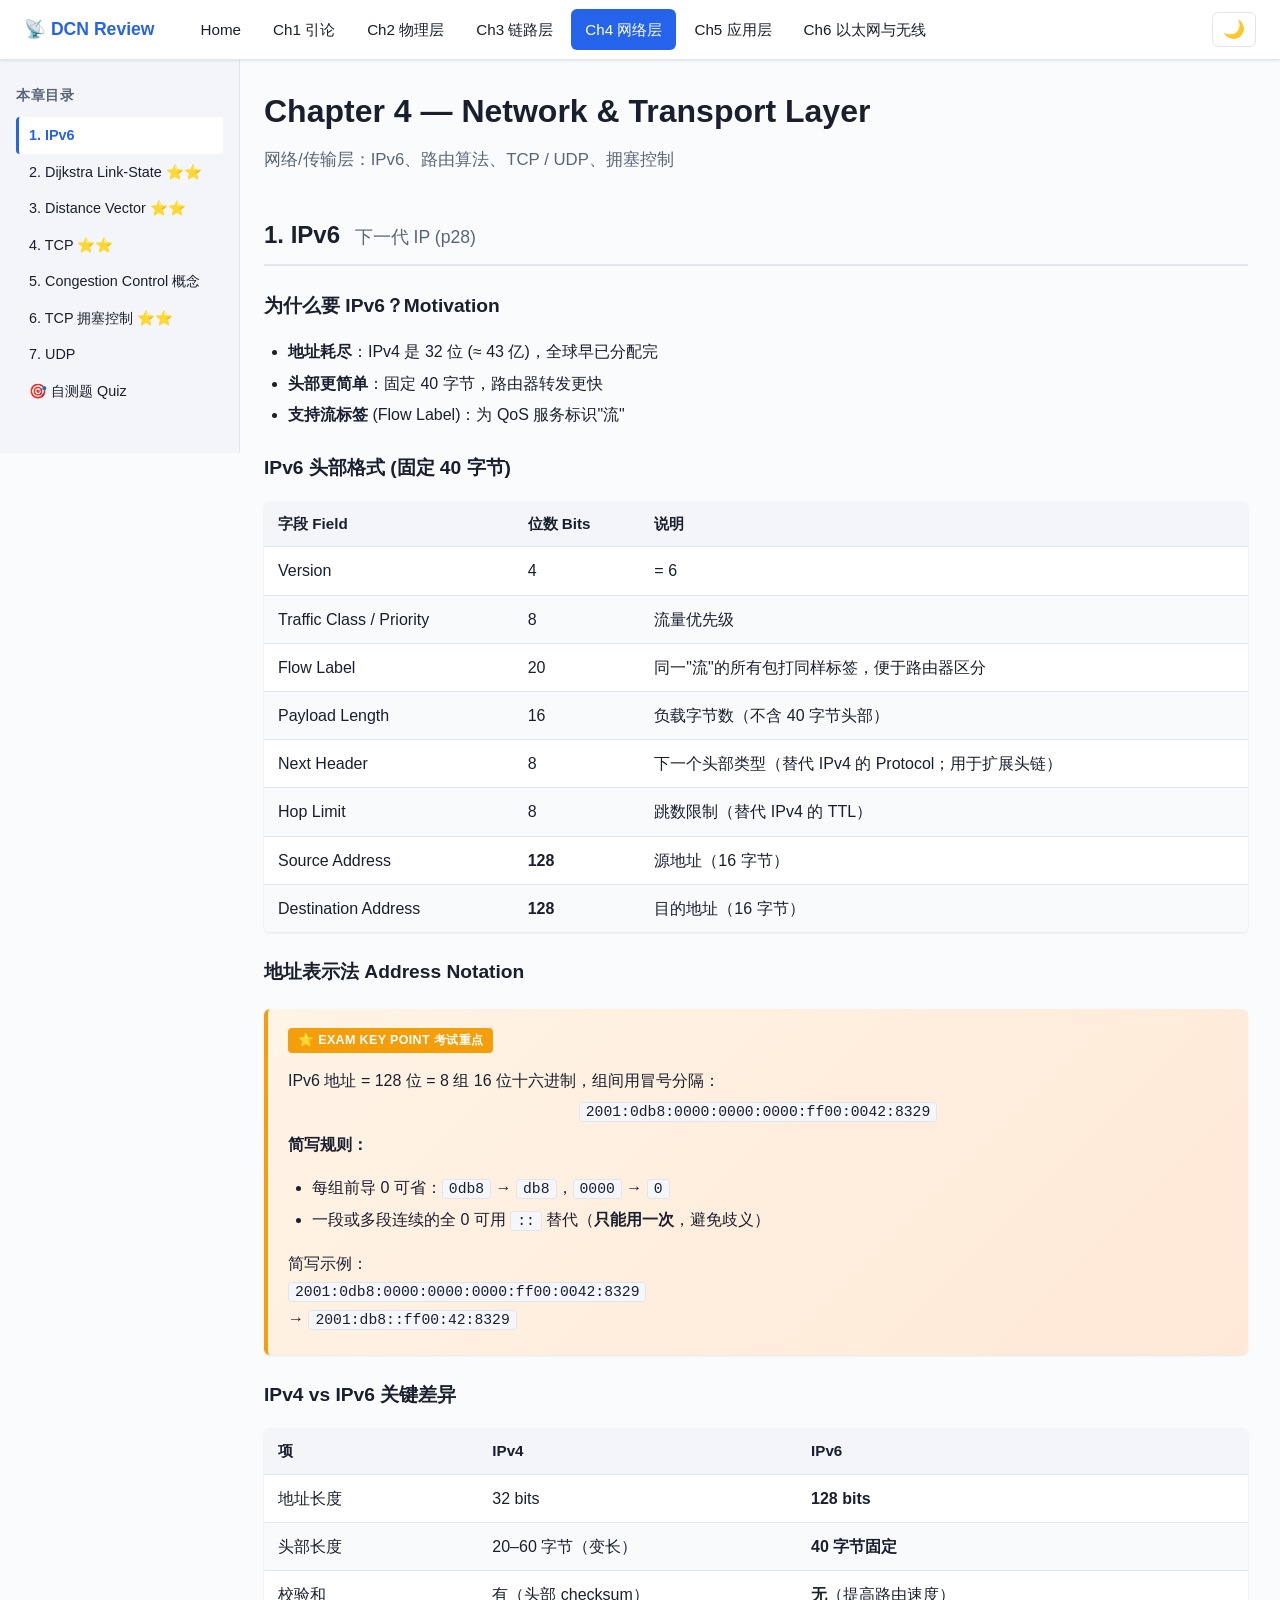
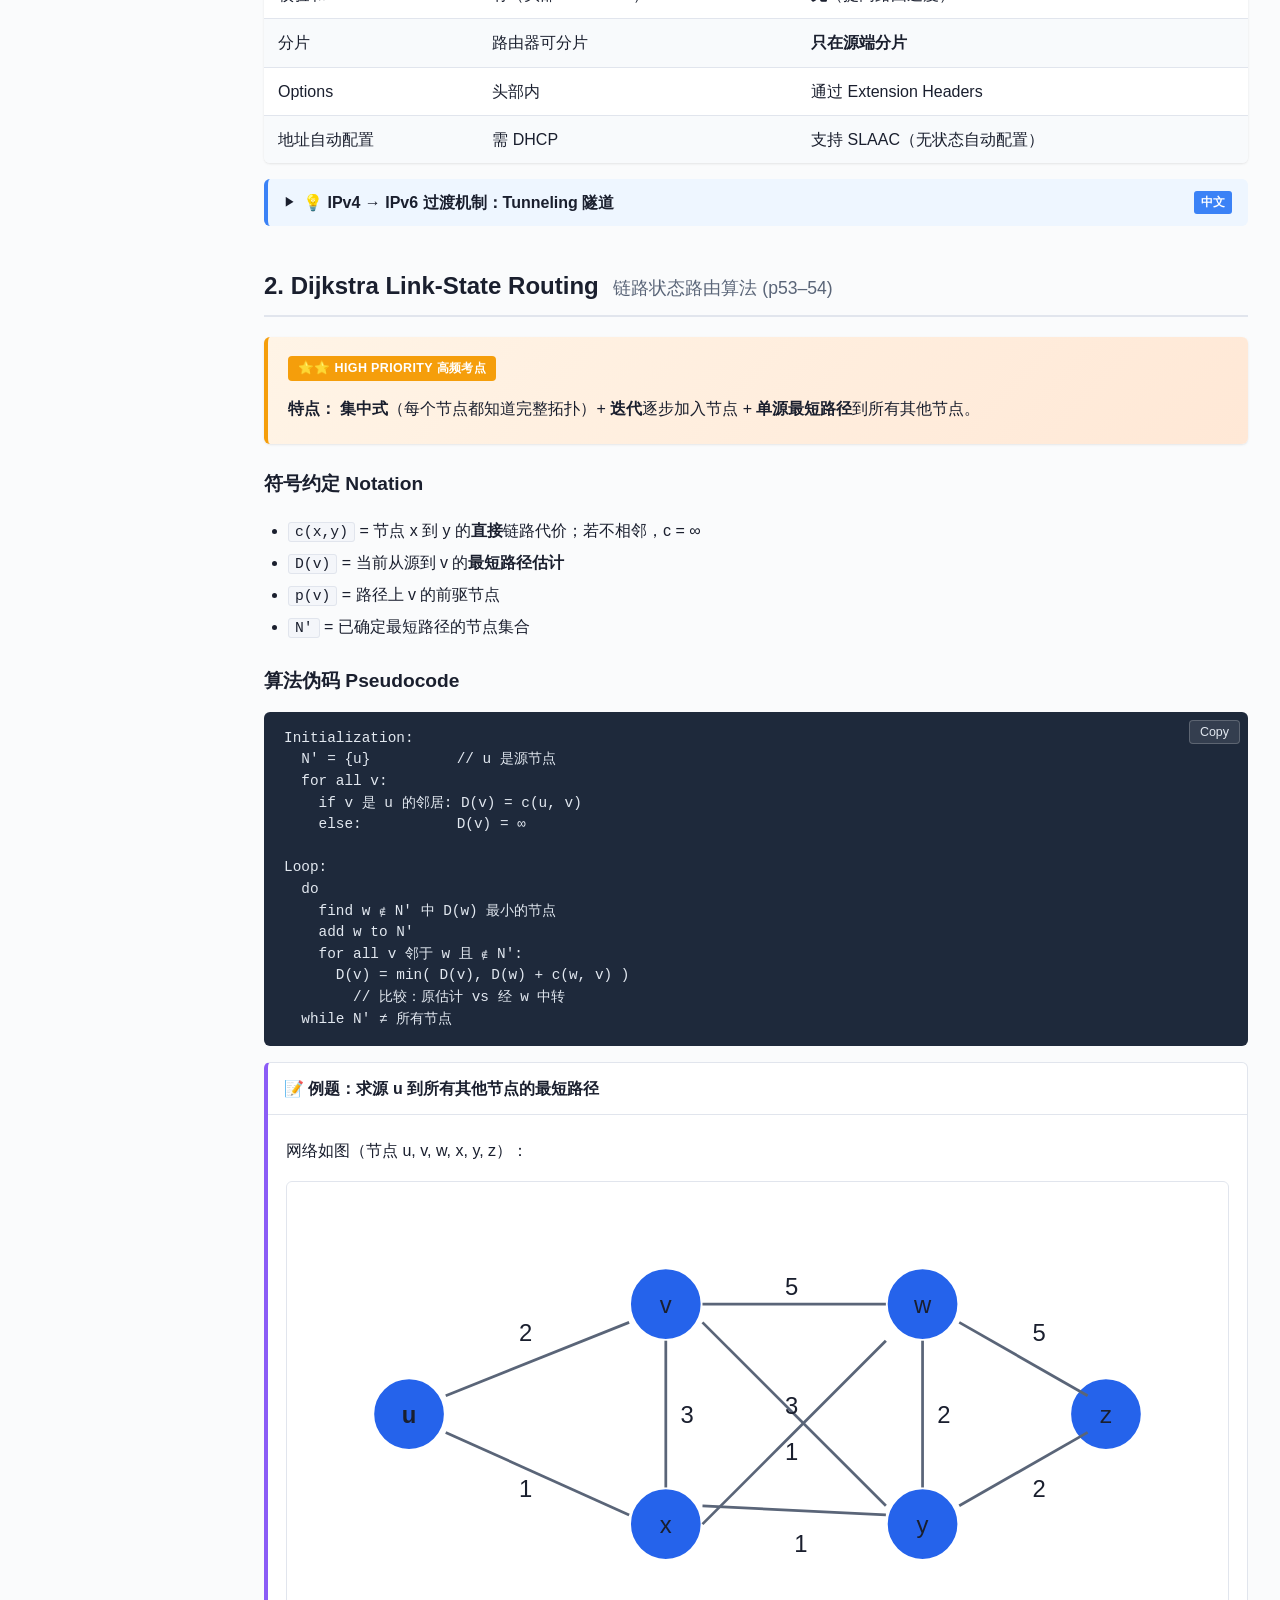
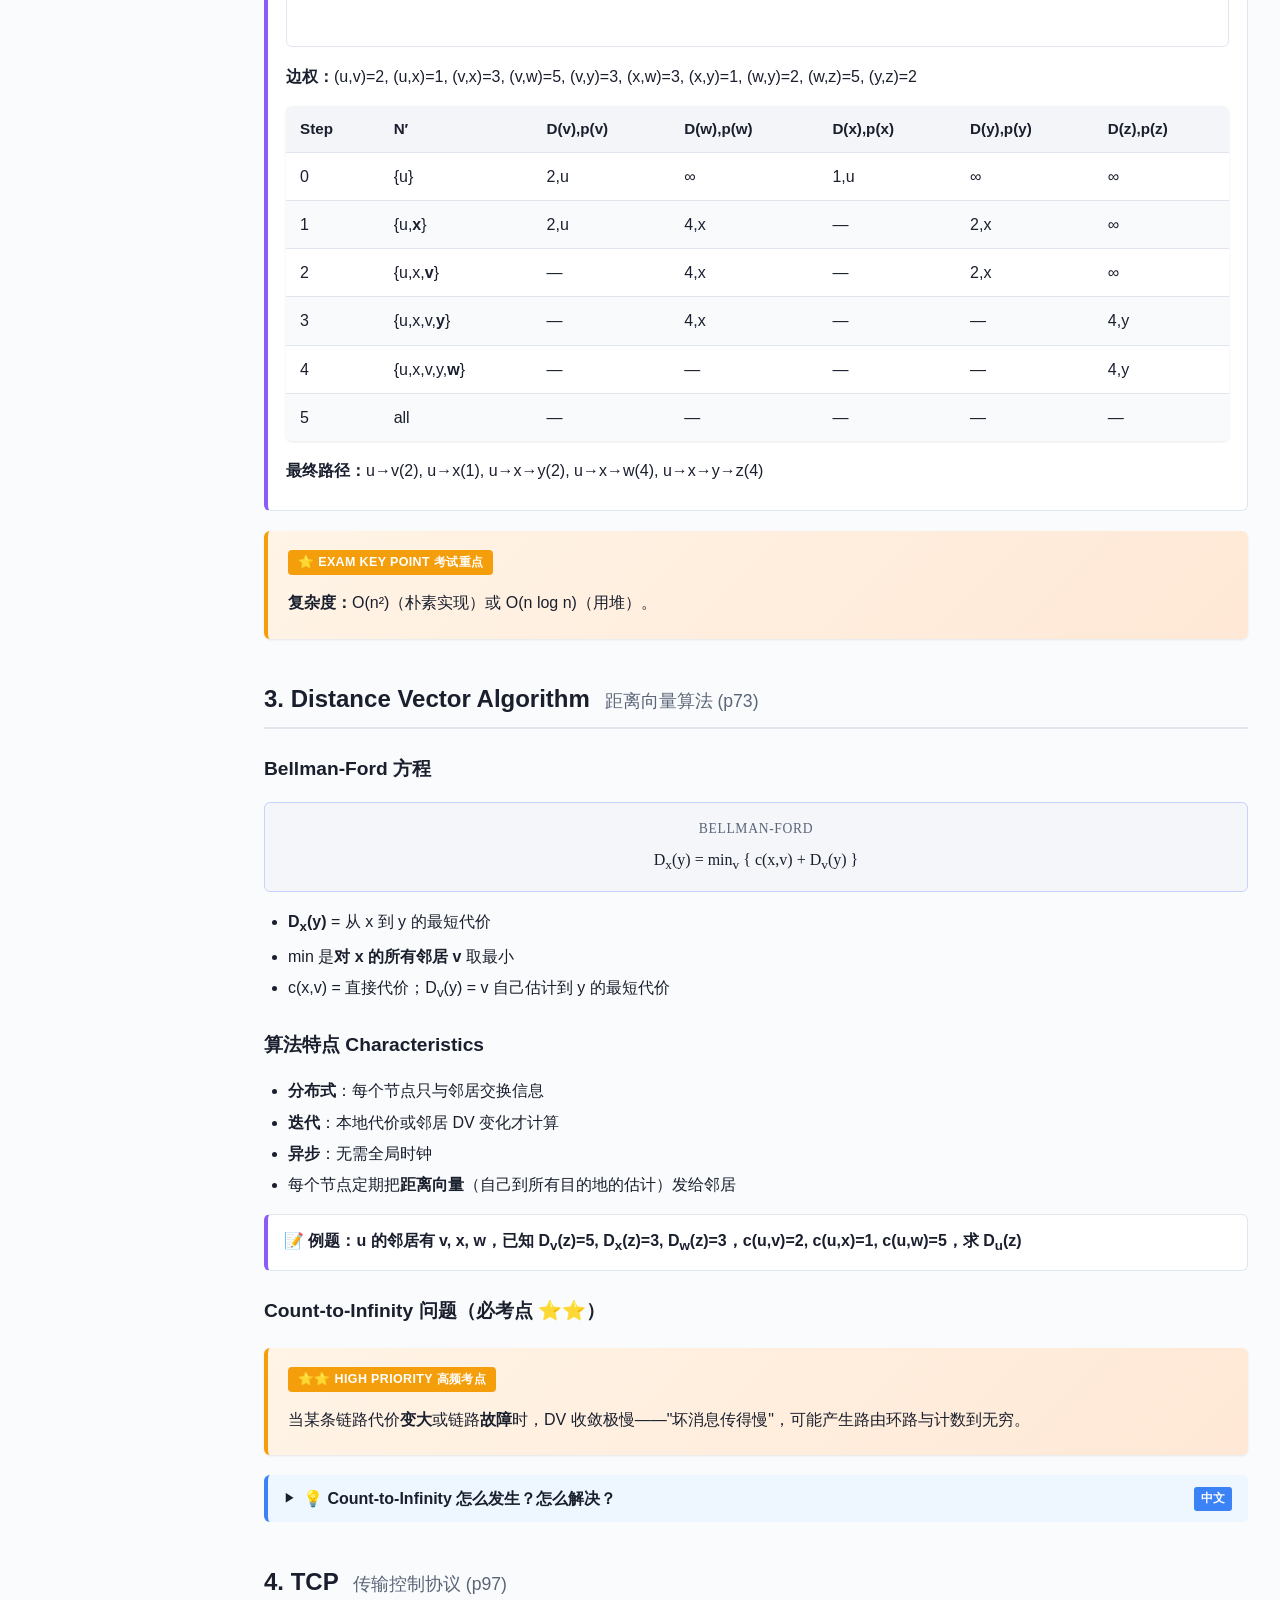
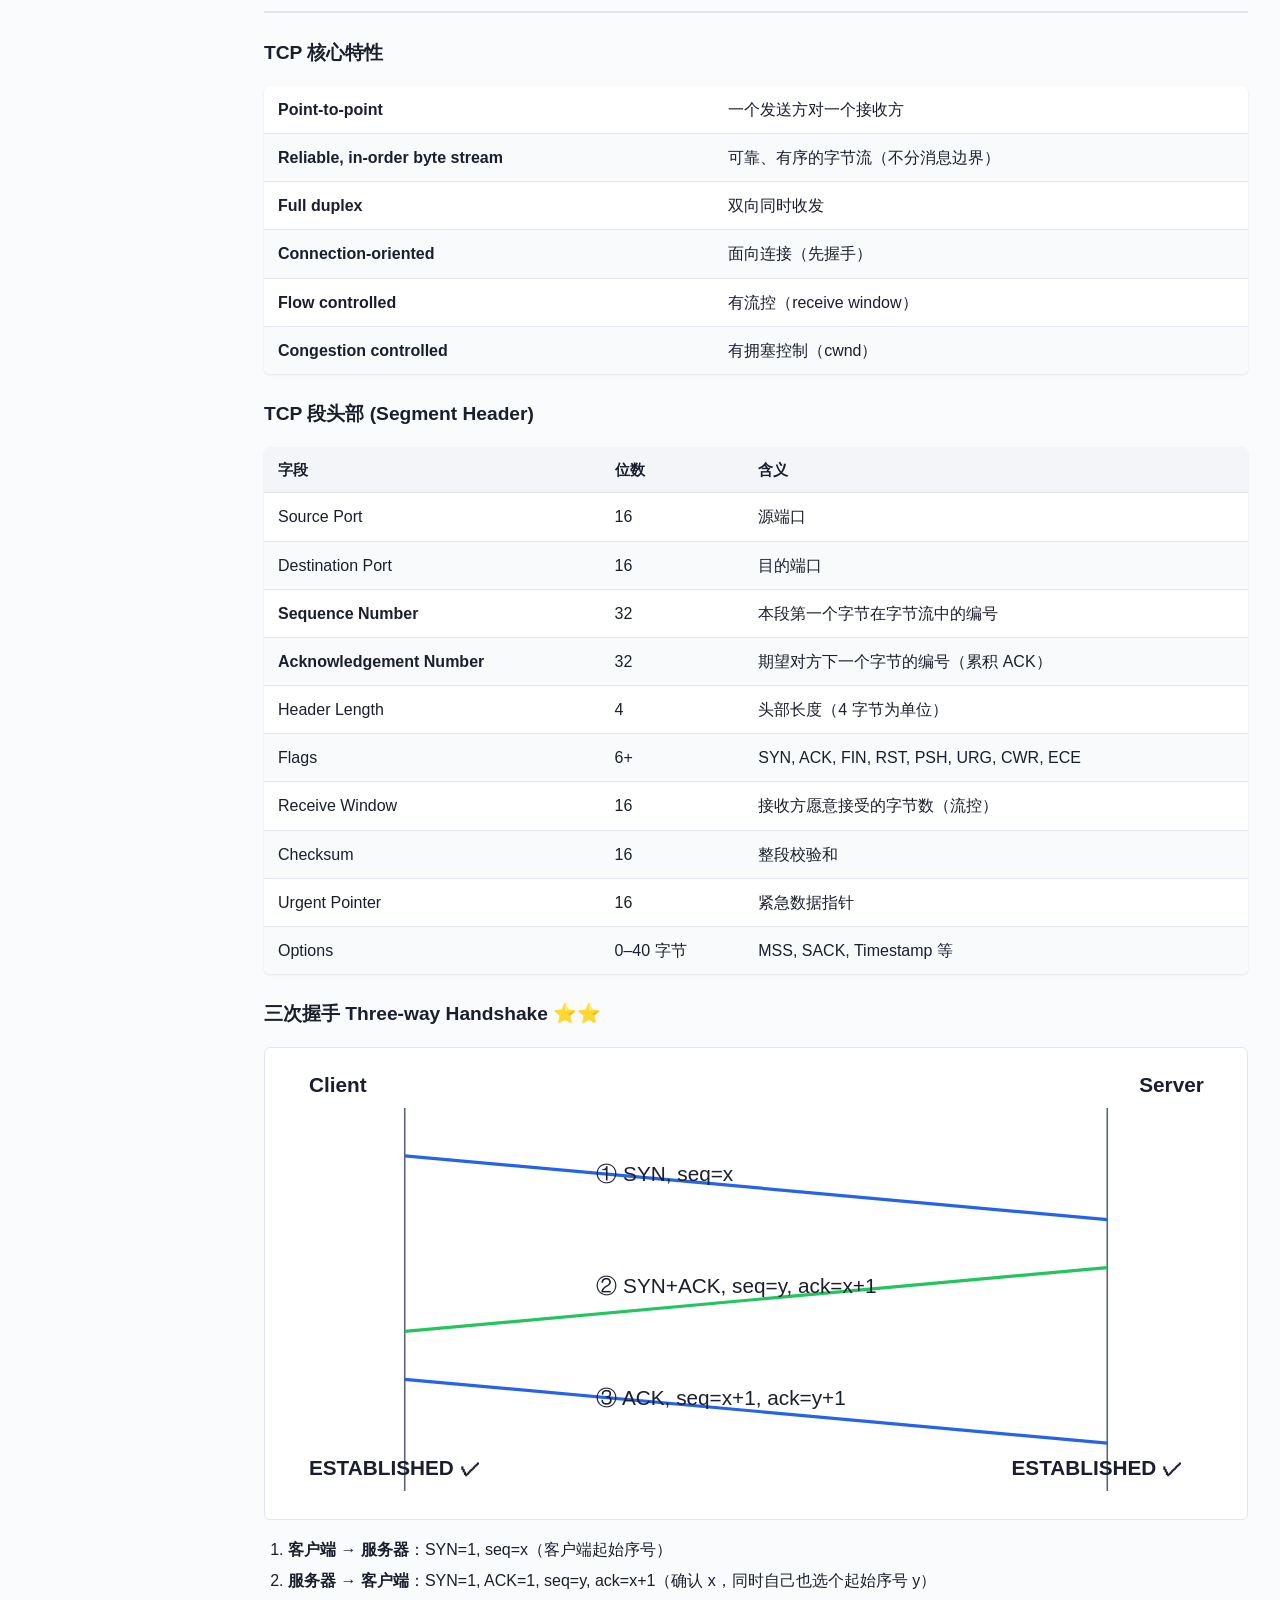
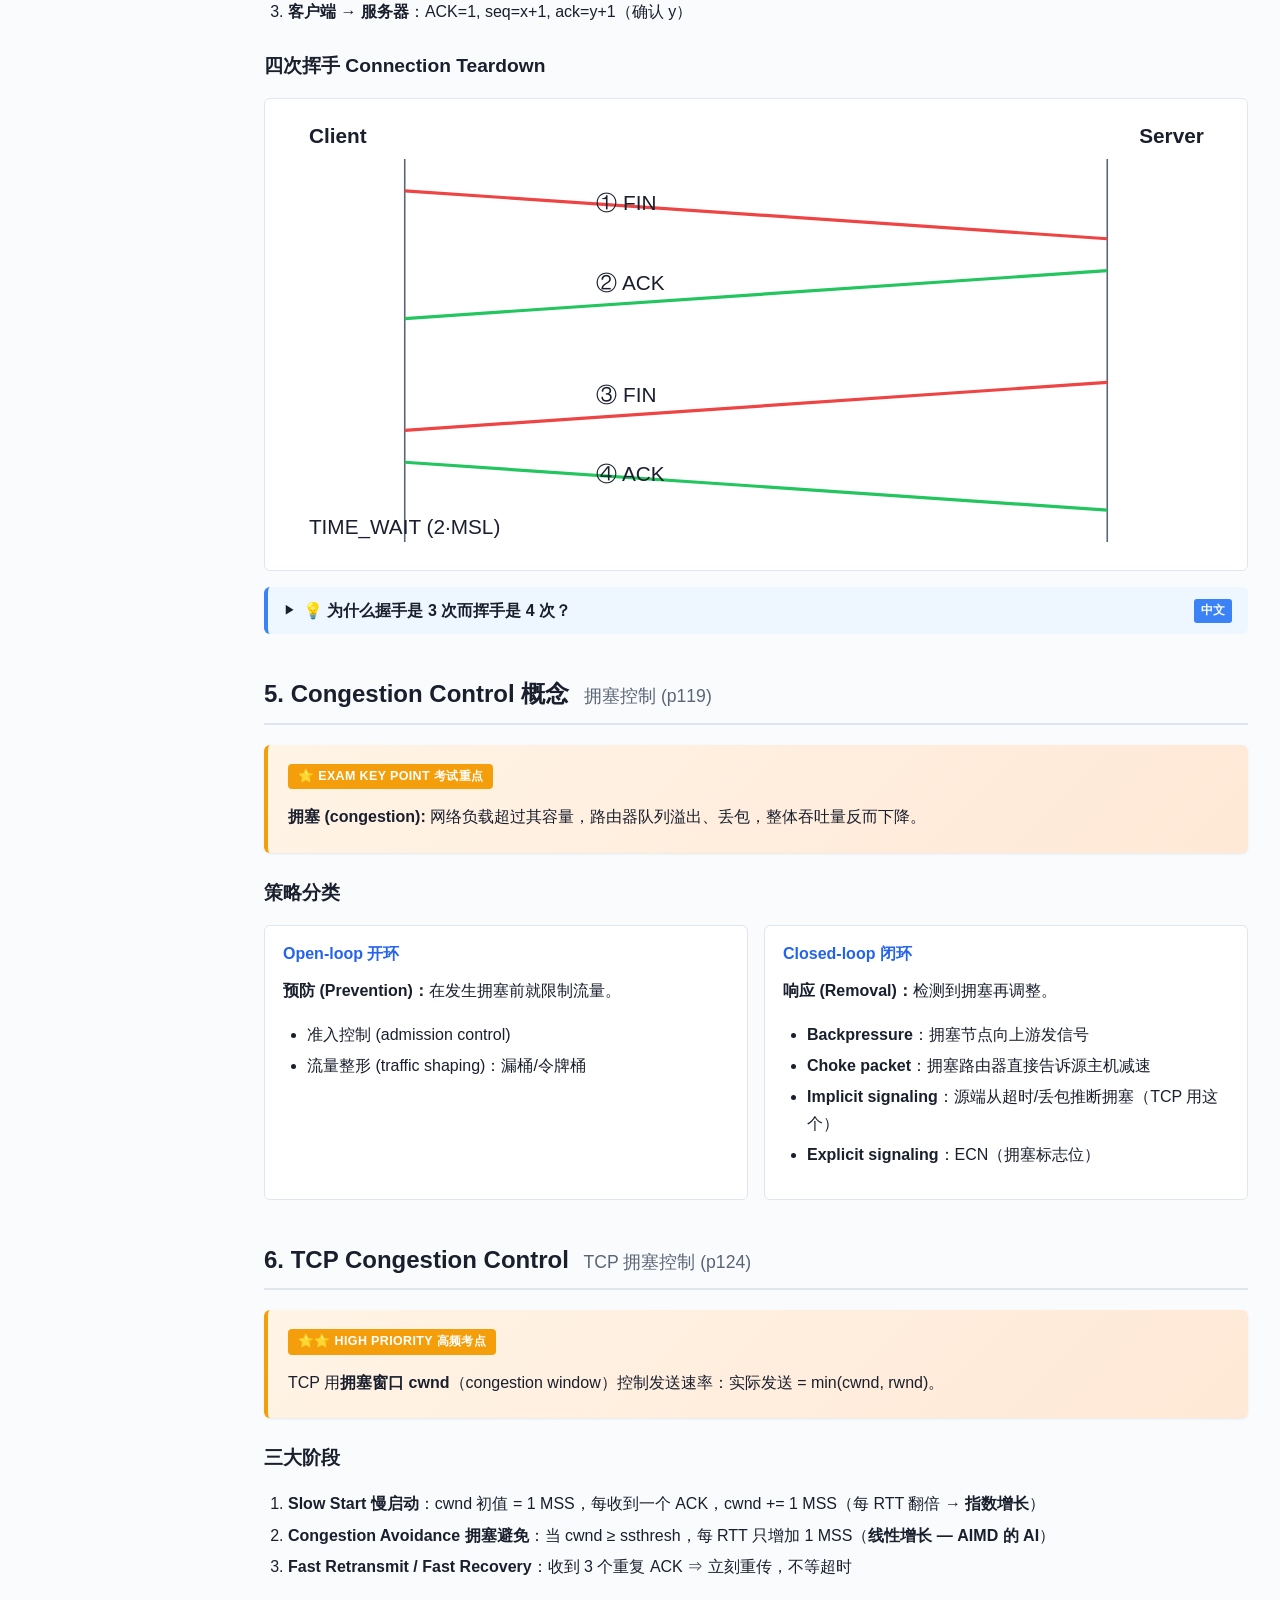
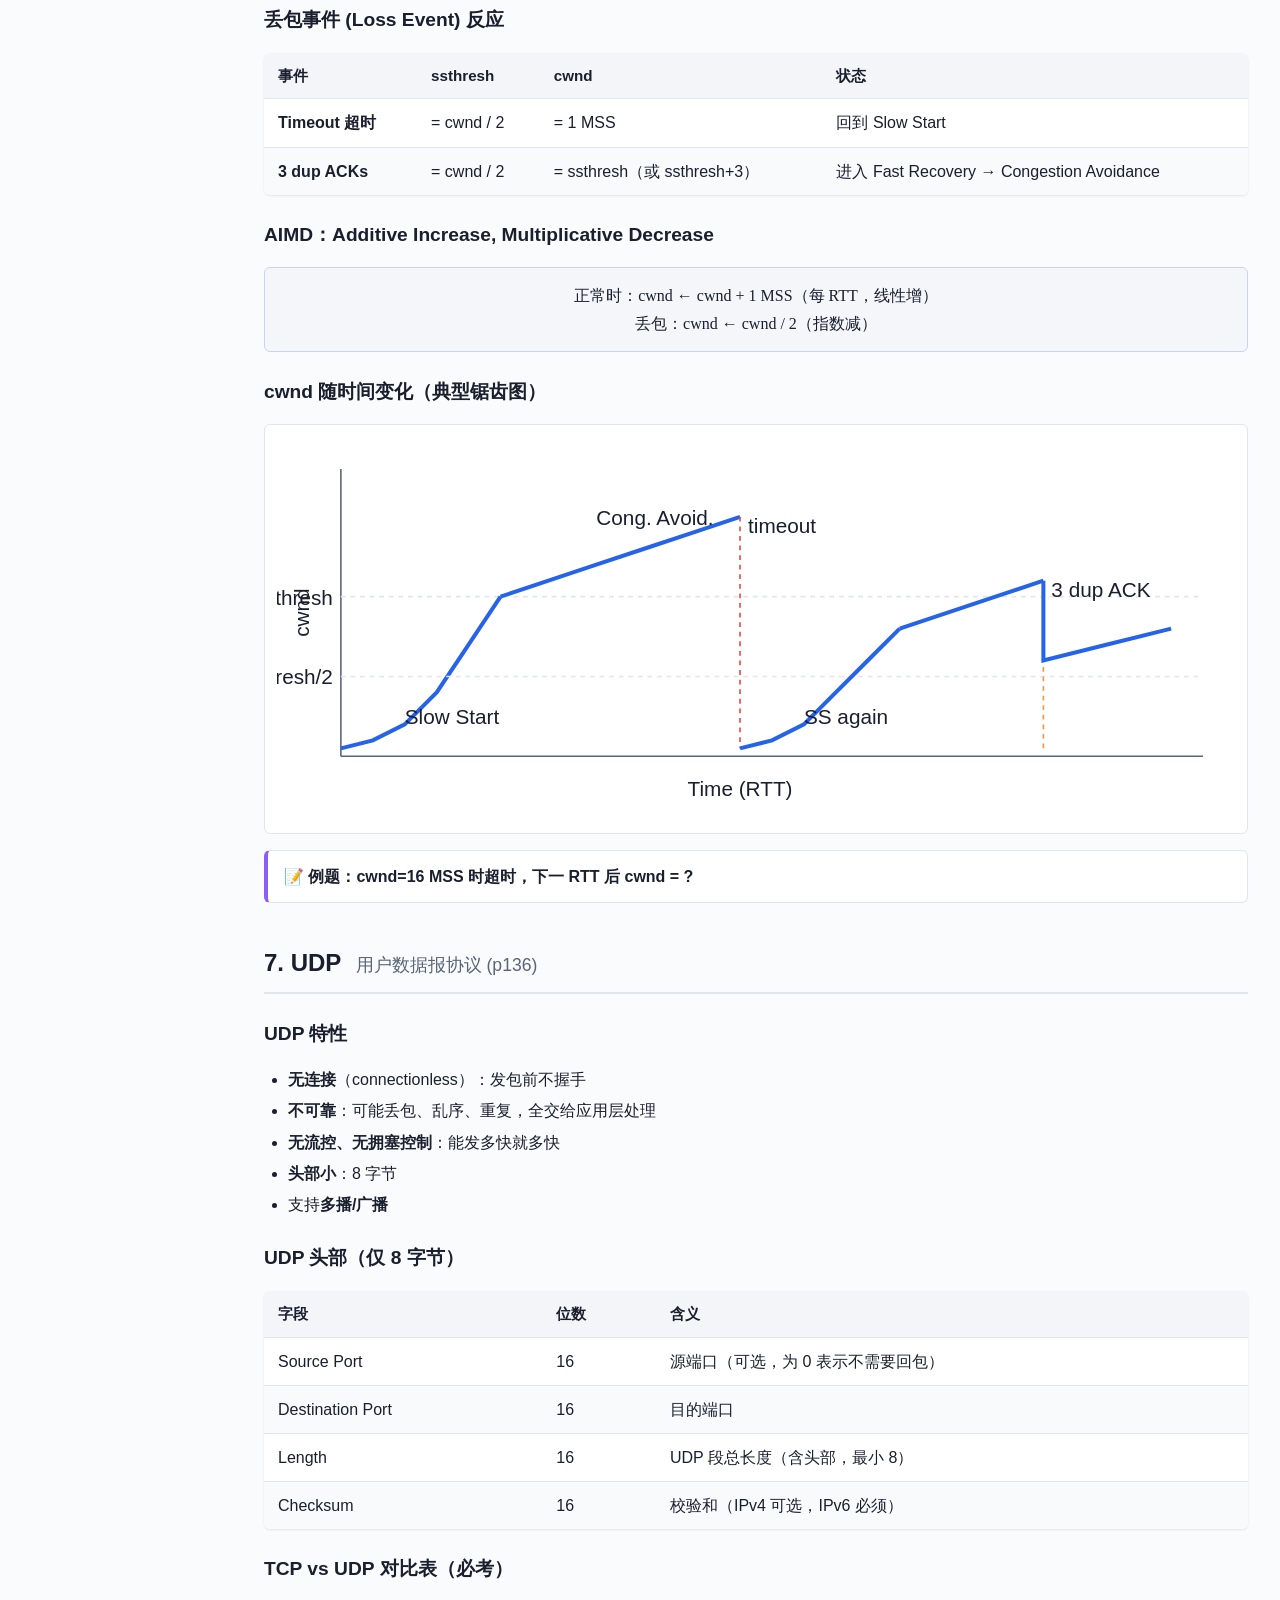
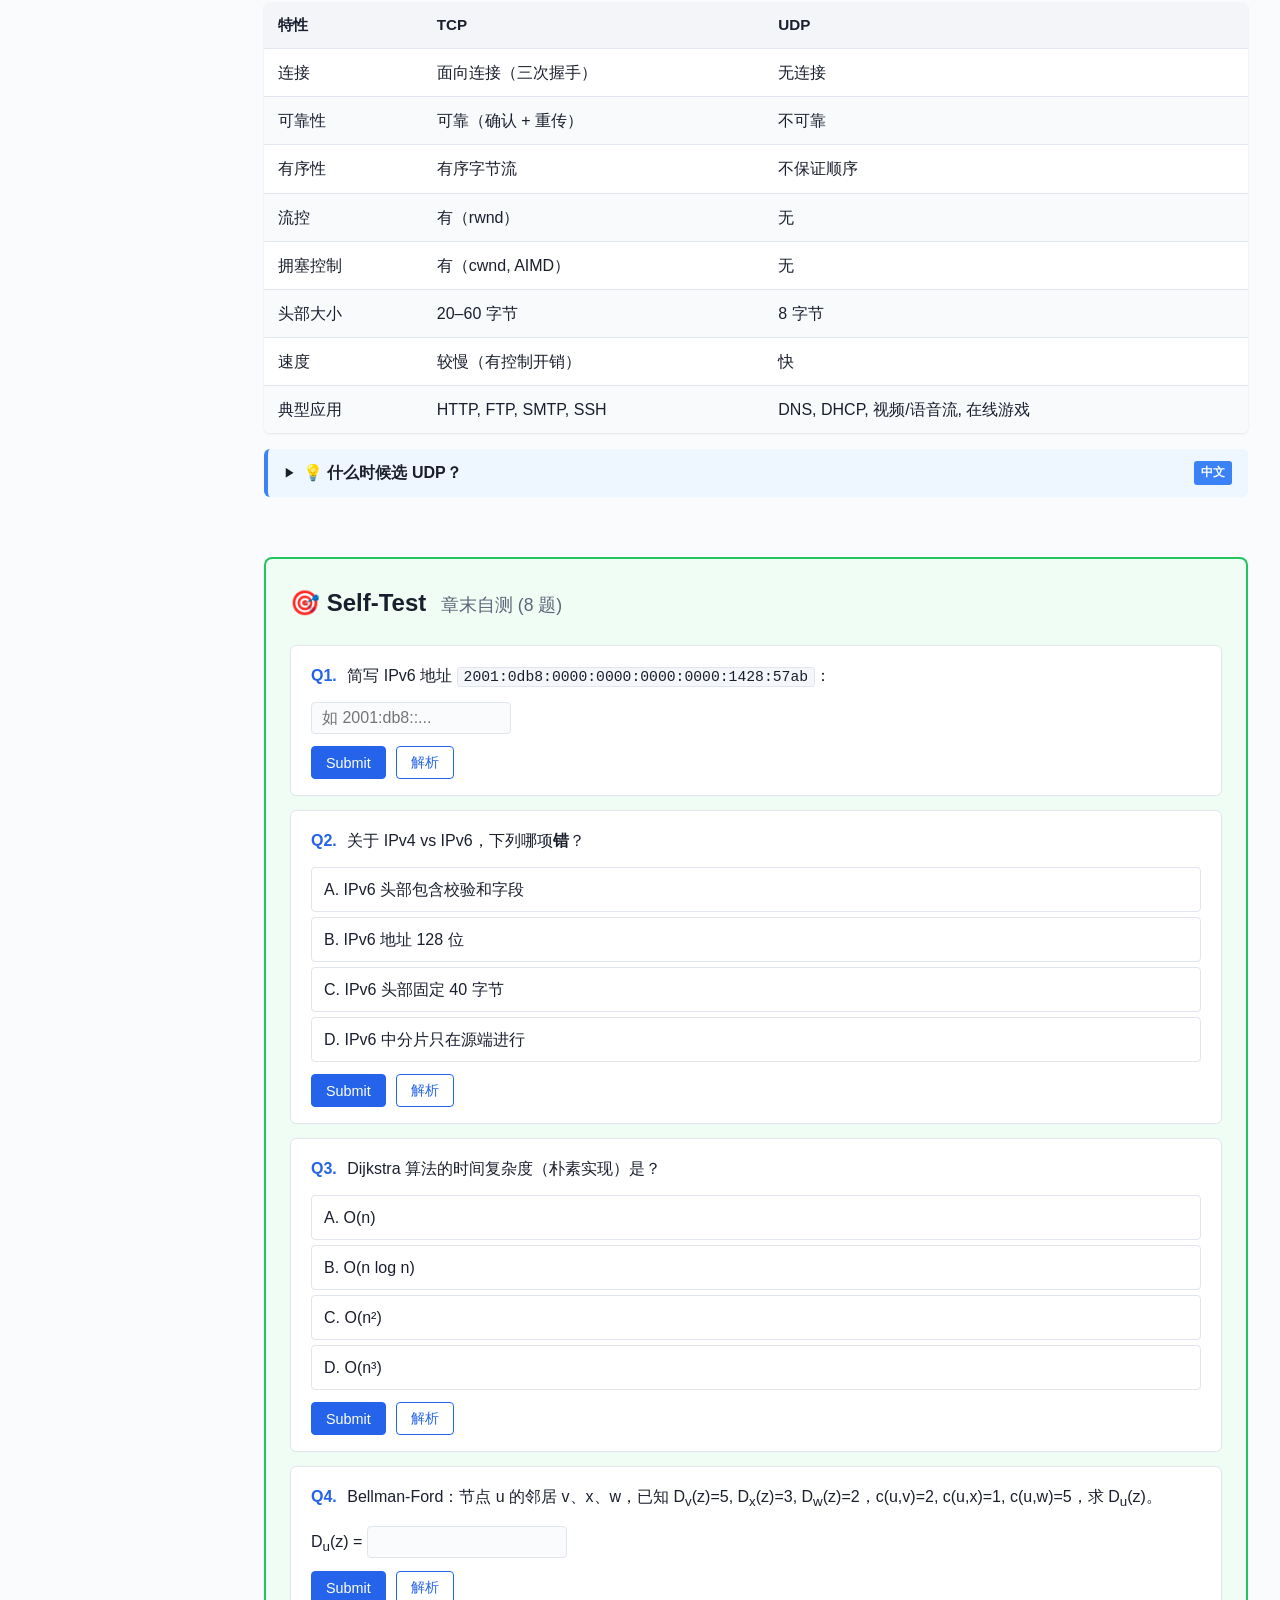
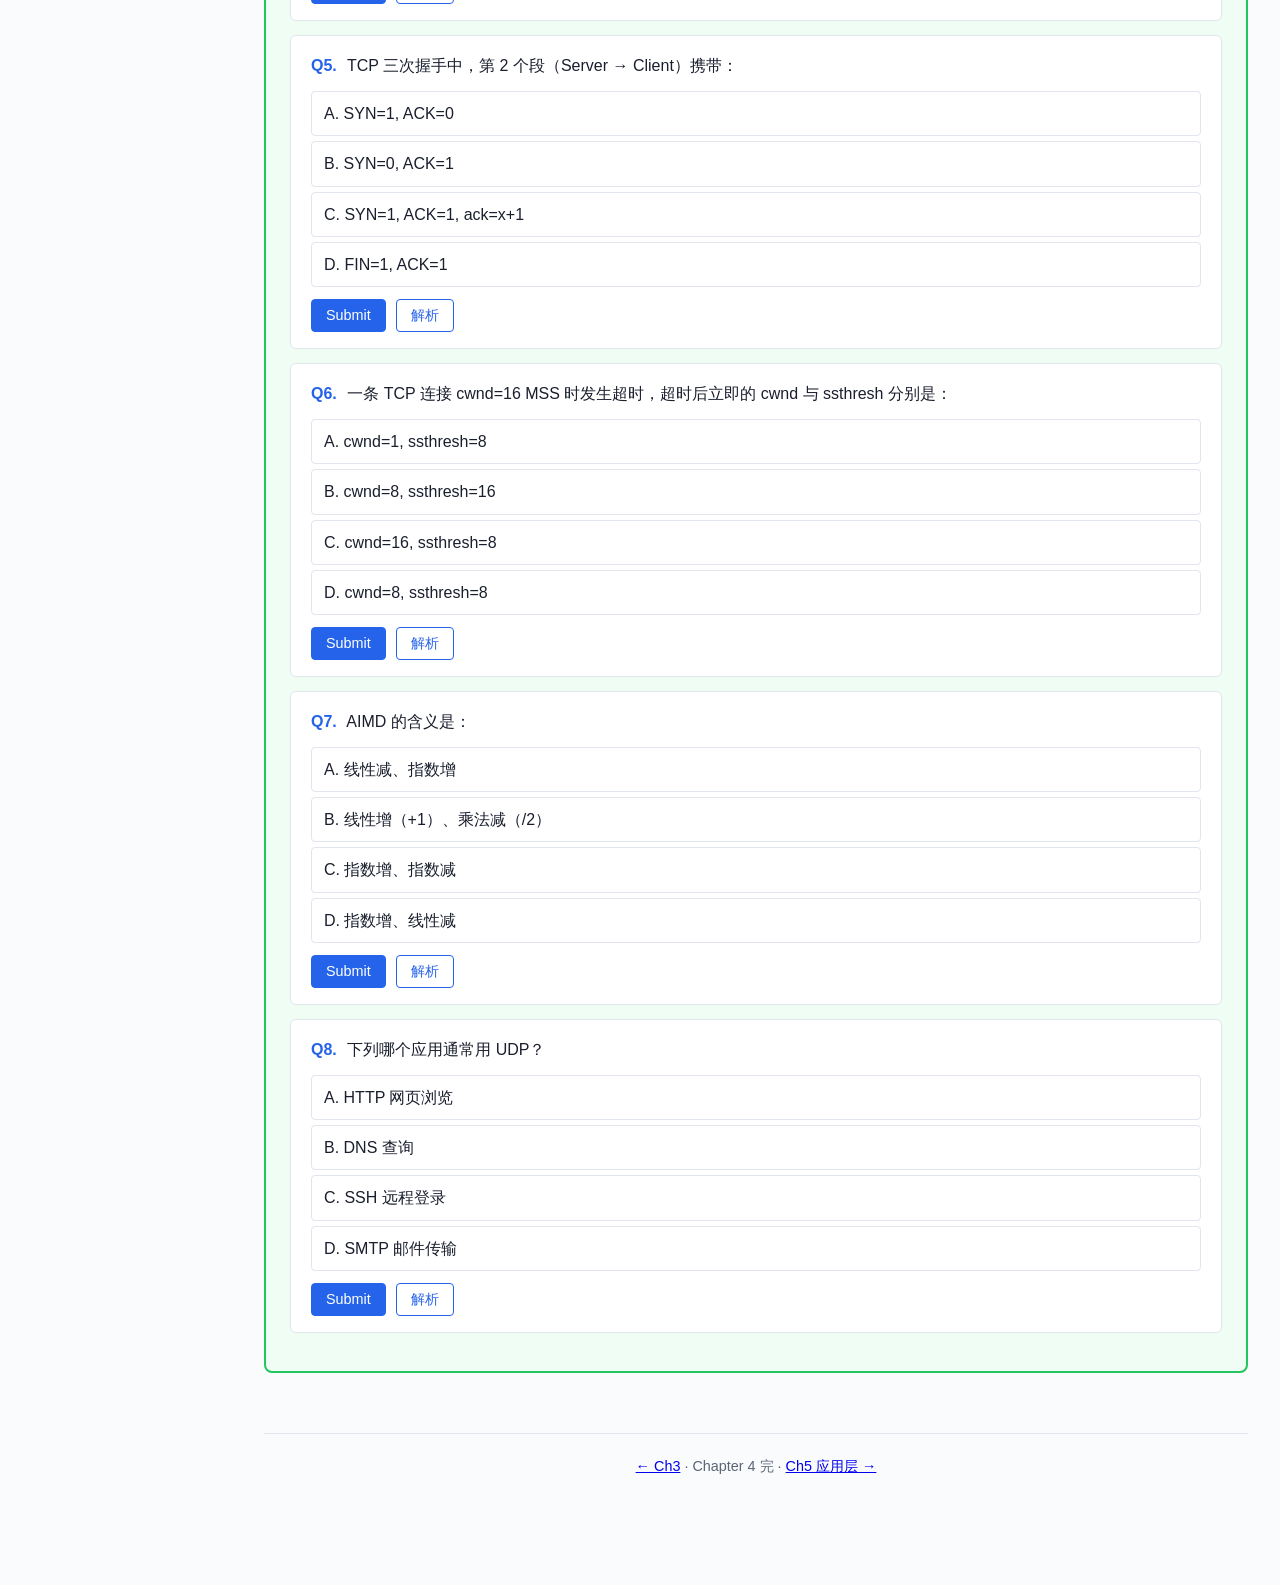
<file: ch4.html>
<!DOCTYPE html>
<html lang="zh-CN">
<head>
<meta charset="UTF-8">
<meta name="viewport" content="width=device-width, initial-scale=1.0">
<title>Ch4 网络层 | DCN Review</title>
<link rel="stylesheet" href="assets/styles.css">
</head>
<body>

<nav class="topnav">
  <a href="index.html" class="brand">📡 DCN Review</a>
  <div class="nav-links">
    <a href="index.html">Home</a>
    <a href="ch1.html">Ch1 引论</a>
    <a href="ch2.html">Ch2 物理层</a>
    <a href="ch3.html">Ch3 链路层</a>
    <a href="ch4.html">Ch4 网络层</a>
    <a href="ch5.html">Ch5 应用层</a>
    <a href="ch6.html">Ch6 以太网与无线</a>
  </div>
  <button class="theme-toggle">🌙</button>
</nav>

<div class="layout">
  <aside class="sidebar">
    <h3>本章目录</h3>
    <ul>
      <li><a href="#ipv6">1. IPv6</a></li>
      <li><a href="#dijkstra">2. Dijkstra Link-State ⭐⭐</a></li>
      <li><a href="#dv">3. Distance Vector ⭐⭐</a></li>
      <li><a href="#tcp">4. TCP ⭐⭐</a></li>
      <li><a href="#congestion">5. Congestion Control 概念</a></li>
      <li><a href="#tcp-cc">6. TCP 拥塞控制 ⭐⭐</a></li>
      <li><a href="#udp">7. UDP</a></li>
      <li><a href="#quiz">🎯 自测题 Quiz</a></li>
    </ul>
  </aside>

  <main class="main">
    <h1>Chapter 4 — Network &amp; Transport Layer</h1>
    <p class="subtitle">网络/传输层：IPv6、路由算法、TCP / UDP、拥塞控制</p>

    <!-- ============================================================
         1. IPv6
         ============================================================ -->
    <section id="ipv6">
      <h2>1. IPv6 <span class="cn">下一代 IP (p28)</span></h2>

      <h3>为什么要 IPv6？Motivation</h3>
      <ul>
        <li><strong>地址耗尽</strong>：IPv4 是 32 位 (≈ 43 亿)，全球早已分配完</li>
        <li><strong>头部更简单</strong>：固定 40 字节，路由器转发更快</li>
        <li><strong>支持流标签</strong> (Flow Label)：为 QoS 服务标识"流"</li>
      </ul>

      <h3>IPv6 头部格式 (固定 40 字节)</h3>
      <table>
        <thead>
          <tr><th>字段 Field</th><th>位数 Bits</th><th>说明</th></tr>
        </thead>
        <tbody>
          <tr><td>Version</td><td>4</td><td>= 6</td></tr>
          <tr><td>Traffic Class / Priority</td><td>8</td><td>流量优先级</td></tr>
          <tr><td>Flow Label</td><td>20</td><td>同一"流"的所有包打同样标签，便于路由器区分</td></tr>
          <tr><td>Payload Length</td><td>16</td><td>负载字节数（不含 40 字节头部）</td></tr>
          <tr><td>Next Header</td><td>8</td><td>下一个头部类型（替代 IPv4 的 Protocol；用于扩展头链）</td></tr>
          <tr><td>Hop Limit</td><td>8</td><td>跳数限制（替代 IPv4 的 TTL）</td></tr>
          <tr><td>Source Address</td><td><strong>128</strong></td><td>源地址（16 字节）</td></tr>
          <tr><td>Destination Address</td><td><strong>128</strong></td><td>目的地址（16 字节）</td></tr>
        </tbody>
      </table>

      <h3>地址表示法 Address Notation</h3>
      <div class="exam-key">
        <p>IPv6 地址 = 128 位 = 8 组 16 位十六进制，组间用冒号分隔：</p>
        <p style="font-family:monospace;text-align:center"><code>2001:0db8:0000:0000:0000:ff00:0042:8329</code></p>
        <p><strong>简写规则：</strong></p>
        <ul>
          <li>每组前导 0 可省：<code>0db8</code> → <code>db8</code>，<code>0000</code> → <code>0</code></li>
          <li>一段或多段连续的全 0 可用 <code>::</code> 替代（<strong>只能用一次</strong>，避免歧义）</li>
        </ul>
        <p>简写示例：<br>
        <code>2001:0db8:0000:0000:0000:ff00:0042:8329</code><br>
        → <code>2001:db8::ff00:42:8329</code></p>
      </div>

      <h3>IPv4 vs IPv6 关键差异</h3>
      <table>
        <thead><tr><th>项</th><th>IPv4</th><th>IPv6</th></tr></thead>
        <tbody>
          <tr><td>地址长度</td><td>32 bits</td><td><strong>128 bits</strong></td></tr>
          <tr><td>头部长度</td><td>20–60 字节（变长）</td><td><strong>40 字节固定</strong></td></tr>
          <tr><td>校验和</td><td>有（头部 checksum）</td><td><strong>无</strong>（提高路由速度）</td></tr>
          <tr><td>分片</td><td>路由器可分片</td><td><strong>只在源端分片</strong></td></tr>
          <tr><td>Options</td><td>头部内</td><td>通过 Extension Headers</td></tr>
          <tr><td>地址自动配置</td><td>需 DHCP</td><td>支持 SLAAC（无状态自动配置）</td></tr>
        </tbody>
      </table>

      <details class="cn-note">
        <summary>💡 IPv4 → IPv6 过渡机制：Tunneling 隧道<span class="badge-cn">中文</span></summary>
        <div>
          <p>互联网无法一夜之间全部换成 IPv6 路由器，所以引入<strong>隧道</strong>技术：把 IPv6 包当作 payload 装入 IPv4 包，穿越只支持 IPv4 的网络段，到对端再剥出 IPv6 包。"包中包"。</p>
          <p>4G/5G 核心网、家庭路由器（如 6to4、Teredo）都广泛使用隧道。</p>
        </div>
      </details>
    </section>

    <!-- ============================================================
         2. Dijkstra
         ============================================================ -->
    <section id="dijkstra">
      <h2>2. Dijkstra Link-State Routing <span class="cn">链路状态路由算法 (p53–54)</span></h2>

      <div class="exam-key double">
        <p><strong>特点：</strong>
        <strong>集中式</strong>（每个节点都知道完整拓扑）+ <strong>迭代</strong>逐步加入节点 + <strong>单源最短路径</strong>到所有其他节点。</p>
      </div>

      <h3>符号约定 Notation</h3>
      <ul>
        <li><code>c(x,y)</code> = 节点 x 到 y 的<strong>直接</strong>链路代价；若不相邻，c = ∞</li>
        <li><code>D(v)</code> = 当前从源到 v 的<strong>最短路径估计</strong></li>
        <li><code>p(v)</code> = 路径上 v 的前驱节点</li>
        <li><code>N′</code> = 已确定最短路径的节点集合</li>
      </ul>

      <h3>算法伪码 Pseudocode</h3>
      <pre><code>Initialization:
  N′ = {u}          // u 是源节点
  for all v:
    if v 是 u 的邻居: D(v) = c(u, v)
    else:           D(v) = ∞

Loop:
  do
    find w ∉ N′ 中 D(w) 最小的节点
    add w to N′
    for all v 邻于 w 且 ∉ N′:
      D(v) = min( D(v), D(w) + c(w, v) )
        // 比较：原估计 vs 经 w 中转
  while N′ ≠ 所有节点</code></pre>

      <details class="example" open>
        <summary>例题：求源 u 到所有其他节点的最短路径</summary>
        <div>
          <p>网络如图（节点 u, v, w, x, y, z）：</p>
          <svg class="diagram" viewBox="0 0 500 240" xmlns="http://www.w3.org/2000/svg">
            <circle class="node" cx="60" cy="120" r="20" fill="#f59e0b"/>
            <text x="60" y="125" text-anchor="middle" fill="white" font-weight="bold">u</text>
            <circle class="node" cx="200" cy="60" r="20"/>
            <text x="200" y="65" text-anchor="middle" fill="white">v</text>
            <circle class="node" cx="200" cy="180" r="20"/>
            <text x="200" y="185" text-anchor="middle" fill="white">x</text>
            <circle class="node" cx="340" cy="60" r="20"/>
            <text x="340" y="65" text-anchor="middle" fill="white">w</text>
            <circle class="node" cx="340" cy="180" r="20"/>
            <text x="340" y="185" text-anchor="middle" fill="white">y</text>
            <circle class="node" cx="440" cy="120" r="20"/>
            <text x="440" y="125" text-anchor="middle" fill="white">z</text>
            <line class="edge" x1="80" y1="110" x2="180" y2="70"/><text x="120" y="80" font-size="12">2</text>
            <line class="edge" x1="80" y1="130" x2="180" y2="175"/><text x="120" y="165" font-size="12">1</text>
            <line class="edge" x1="200" y1="80" x2="200" y2="160"/><text x="208" y="125" font-size="12">3</text>
            <line class="edge" x1="220" y1="60" x2="320" y2="60"/><text x="265" y="55" font-size="12">5</text>
            <line class="edge" x1="220" y1="170" x2="320" y2="175"/><text x="270" y="195" font-size="12">1</text>
            <line class="edge" x1="220" y1="70" x2="320" y2="170"/><text x="265" y="120" font-size="12">3</text>
            <line class="edge" x1="220" y1="180" x2="320" y2="80"/><text x="265" y="145" font-size="12">1</text>
            <line class="edge" x1="340" y1="80" x2="340" y2="160"/><text x="348" y="125" font-size="12">2</text>
            <line class="edge" x1="360" y1="70" x2="430" y2="110"/><text x="400" y="80" font-size="12">5</text>
            <line class="edge" x1="360" y1="170" x2="430" y2="130"/><text x="400" y="165" font-size="12">2</text>
          </svg>

          <p><strong>边权：</strong>(u,v)=2, (u,x)=1, (v,x)=3, (v,w)=5, (v,y)=3, (x,w)=3, (x,y)=1, (w,y)=2, (w,z)=5, (y,z)=2</p>

          <table>
            <thead><tr><th>Step</th><th>N′</th><th>D(v),p(v)</th><th>D(w),p(w)</th><th>D(x),p(x)</th><th>D(y),p(y)</th><th>D(z),p(z)</th></tr></thead>
            <tbody>
              <tr><td>0</td><td>{u}</td><td>2,u</td><td>∞</td><td>1,u</td><td>∞</td><td>∞</td></tr>
              <tr><td>1</td><td>{u,<strong>x</strong>}</td><td>2,u</td><td>4,x</td><td>—</td><td>2,x</td><td>∞</td></tr>
              <tr><td>2</td><td>{u,x,<strong>v</strong>}</td><td>—</td><td>4,x</td><td>—</td><td>2,x</td><td>∞</td></tr>
              <tr><td>3</td><td>{u,x,v,<strong>y</strong>}</td><td>—</td><td>4,x</td><td>—</td><td>—</td><td>4,y</td></tr>
              <tr><td>4</td><td>{u,x,v,y,<strong>w</strong>}</td><td>—</td><td>—</td><td>—</td><td>—</td><td>4,y</td></tr>
              <tr><td>5</td><td>all</td><td>—</td><td>—</td><td>—</td><td>—</td><td>—</td></tr>
            </tbody>
          </table>
          <p><strong>最终路径：</strong>u→v(2), u→x(1), u→x→y(2), u→x→w(4), u→x→y→z(4)</p>
        </div>
      </details>

      <div class="exam-key">
        <p><strong>复杂度：</strong>O(n²)（朴素实现）或 O(n log n)（用堆）。</p>
      </div>
    </section>

    <!-- ============================================================
         3. Distance Vector
         ============================================================ -->
    <section id="dv">
      <h2>3. Distance Vector Algorithm <span class="cn">距离向量算法 (p73)</span></h2>

      <h3>Bellman-Ford 方程</h3>
      <div class="formula">
        <span class="formula-label">Bellman-Ford</span>
        D<sub>x</sub>(y) = min<sub>v</sub> { c(x,v) + D<sub>v</sub>(y) }
      </div>
      <ul>
        <li><strong>D<sub>x</sub>(y)</strong> = 从 x 到 y 的最短代价</li>
        <li>min 是<strong>对 x 的所有邻居 v</strong> 取最小</li>
        <li>c(x,v) = 直接代价；D<sub>v</sub>(y) = v 自己估计到 y 的最短代价</li>
      </ul>

      <h3>算法特点 Characteristics</h3>
      <ul>
        <li><strong>分布式</strong>：每个节点只与邻居交换信息</li>
        <li><strong>迭代</strong>：本地代价或邻居 DV 变化才计算</li>
        <li><strong>异步</strong>：无需全局时钟</li>
        <li>每个节点定期把<strong>距离向量</strong>（自己到所有目的地的估计）发给邻居</li>
      </ul>

      <details class="example">
        <summary>例题：u 的邻居有 v, x, w，已知 D<sub>v</sub>(z)=5, D<sub>x</sub>(z)=3, D<sub>w</sub>(z)=3，c(u,v)=2, c(u,x)=1, c(u,w)=5，求 D<sub>u</sub>(z)</summary>
        <div>
          <div class="step">
            <span class="step-label">计算：</span>
            D<sub>u</sub>(z) = min{ c(u,v)+D<sub>v</sub>(z), c(u,x)+D<sub>x</sub>(z), c(u,w)+D<sub>w</sub>(z) }<br>
            = min{ 2+5, 1+3, 5+3 } = min{ 7, 4, 8 } = <strong>4</strong>
          </div>
          <div class="step">→ 最短下一跳 = x</div>
        </div>
      </details>

      <h3>Count-to-Infinity 问题（必考点 ⭐⭐）</h3>
      <div class="exam-key double">
        <p>当某条链路代价<strong>变大</strong>或链路<strong>故障</strong>时，DV 收敛极慢——"坏消息传得慢"，可能产生路由环路与计数到无穷。</p>
      </div>

      <details class="cn-note">
        <summary>💡 Count-to-Infinity 怎么发生？怎么解决？<span class="badge-cn">中文</span></summary>
        <div>
          <p><strong>场景：</strong>A — B — C，c(A,B)=1, c(B,C)=1，所以 D<sub>A</sub>(C)=2，下一跳是 B。</p>
          <p>现假设 A-B 之间链路失效。B 检测到，把 D<sub>B</sub>(A) 设为 ∞。但 C 还以为 D<sub>C</sub>(A)=2（经 B 到 A）。</p>
          <p>B 看到 C 说"我到 A 距离是 2"，B 就更新自己：D<sub>B</sub>(A) = c(B,C)+D<sub>C</sub>(A) = 1+2 = 3。然后告诉 C。<br>
          C 看到 B 说 3，更新自己：D<sub>C</sub>(A) = 1+3 = 4 …… <strong>无限递增到 ∞</strong>。</p>
          <p><strong>两种缓解策略：</strong></p>
          <ul>
            <li><strong>Split Horizon 水平分裂</strong>：C 不向 B 通告"经 B 到 A 的路径"——既然这条路是从 B 学来的，再告诉 B 没意义</li>
            <li><strong>Poison Reverse 毒性逆转</strong>：C 向 B 通告"我到 A 的距离 = ∞"，让 B 立刻知道这条路不能再用</li>
            <li><strong>定义"无穷"</strong>：把最大跳数限定为较小值（RIP 取 16 即无穷），防止数到天荒地老</li>
          </ul>
        </div>
      </details>
    </section>

    <!-- ============================================================
         4. TCP
         ============================================================ -->
    <section id="tcp">
      <h2>4. TCP <span class="cn">传输控制协议 (p97)</span></h2>

      <h3>TCP 核心特性</h3>
      <table>
        <tr><td><strong>Point-to-point</strong></td><td>一个发送方对一个接收方</td></tr>
        <tr><td><strong>Reliable, in-order byte stream</strong></td><td>可靠、有序的字节流（不分消息边界）</td></tr>
        <tr><td><strong>Full duplex</strong></td><td>双向同时收发</td></tr>
        <tr><td><strong>Connection-oriented</strong></td><td>面向连接（先握手）</td></tr>
        <tr><td><strong>Flow controlled</strong></td><td>有流控（receive window）</td></tr>
        <tr><td><strong>Congestion controlled</strong></td><td>有拥塞控制（cwnd）</td></tr>
      </table>

      <h3>TCP 段头部 (Segment Header)</h3>
      <table>
        <thead><tr><th>字段</th><th>位数</th><th>含义</th></tr></thead>
        <tbody>
          <tr><td>Source Port</td><td>16</td><td>源端口</td></tr>
          <tr><td>Destination Port</td><td>16</td><td>目的端口</td></tr>
          <tr><td><strong>Sequence Number</strong></td><td>32</td><td>本段第一个字节在字节流中的编号</td></tr>
          <tr><td><strong>Acknowledgement Number</strong></td><td>32</td><td>期望对方下一个字节的编号（累积 ACK）</td></tr>
          <tr><td>Header Length</td><td>4</td><td>头部长度（4 字节为单位）</td></tr>
          <tr><td>Flags</td><td>6+</td><td>SYN, ACK, FIN, RST, PSH, URG, CWR, ECE</td></tr>
          <tr><td>Receive Window</td><td>16</td><td>接收方愿意接受的字节数（流控）</td></tr>
          <tr><td>Checksum</td><td>16</td><td>整段校验和</td></tr>
          <tr><td>Urgent Pointer</td><td>16</td><td>紧急数据指针</td></tr>
          <tr><td>Options</td><td>0–40 字节</td><td>MSS, SACK, Timestamp 等</td></tr>
        </tbody>
      </table>

      <h3>三次握手 Three-way Handshake ⭐⭐</h3>
      <svg class="diagram" viewBox="0 0 600 280" xmlns="http://www.w3.org/2000/svg">
        <text x="20" y="20" font-weight="bold">Client</text>
        <text x="540" y="20" font-weight="bold">Server</text>
        <line class="axis" x1="80" y1="30" x2="80" y2="270"/>
        <line class="axis" x1="520" y1="30" x2="520" y2="270"/>
        <!-- SYN -->
        <line x1="80" y1="60" x2="520" y2="100" stroke="#2563eb" stroke-width="2"/>
        <text x="200" y="76" font-size="12">① SYN, seq=x</text>
        <!-- SYN-ACK -->
        <line x1="520" y1="130" x2="80" y2="170" stroke="#22c55e" stroke-width="2"/>
        <text x="200" y="146" font-size="12" fill="#16a34a">② SYN+ACK, seq=y, ack=x+1</text>
        <!-- ACK -->
        <line x1="80" y1="200" x2="520" y2="240" stroke="#2563eb" stroke-width="2"/>
        <text x="200" y="216" font-size="12">③ ACK, seq=x+1, ack=y+1</text>
        <text x="20" y="260" font-size="11" fill="#22c55e" font-weight="bold">ESTABLISHED ✓</text>
        <text x="460" y="260" font-size="11" fill="#22c55e" font-weight="bold">ESTABLISHED ✓</text>
      </svg>

      <ol>
        <li><strong>客户端 → 服务器</strong>：SYN=1, seq=x（客户端起始序号）</li>
        <li><strong>服务器 → 客户端</strong>：SYN=1, ACK=1, seq=y, ack=x+1（确认 x，同时自己也选个起始序号 y）</li>
        <li><strong>客户端 → 服务器</strong>：ACK=1, seq=x+1, ack=y+1（确认 y）</li>
      </ol>

      <h3>四次挥手 Connection Teardown</h3>
      <svg class="diagram" viewBox="0 0 600 280" xmlns="http://www.w3.org/2000/svg">
        <text x="20" y="20" font-weight="bold">Client</text>
        <text x="540" y="20" font-weight="bold">Server</text>
        <line class="axis" x1="80" y1="30" x2="80" y2="270"/>
        <line class="axis" x1="520" y1="30" x2="520" y2="270"/>
        <line x1="80" y1="50" x2="520" y2="80" stroke="#ef4444" stroke-width="2"/>
        <text x="200" y="62" font-size="12">① FIN</text>
        <line x1="520" y1="100" x2="80" y2="130" stroke="#22c55e" stroke-width="2"/>
        <text x="200" y="112" font-size="12" fill="#16a34a">② ACK</text>
        <line x1="520" y1="170" x2="80" y2="200" stroke="#ef4444" stroke-width="2"/>
        <text x="200" y="182" font-size="12">③ FIN</text>
        <line x1="80" y1="220" x2="520" y2="250" stroke="#22c55e" stroke-width="2"/>
        <text x="200" y="232" font-size="12" fill="#16a34a">④ ACK</text>
        <text x="20" y="265" font-size="10" fill="#dc2626">TIME_WAIT (2·MSL)</text>
      </svg>

      <details class="cn-note">
        <summary>💡 为什么握手是 3 次而挥手是 4 次？<span class="badge-cn">中文</span></summary>
        <div>
          <p><strong>握手 3 次：</strong>SYN+ACK 可合并成 1 个段，所以一来一回一确认 = 3 次。</p>
          <p><strong>挥手 4 次：</strong>关闭是<strong>半双工分别关</strong>——A 不发了不代表 B 不发了。B 收到 A 的 FIN 后先 ACK 确认（"知道你不发了"），等自己也想关时再发自己的 FIN。这个 ACK 和 FIN 通常不能合并（B 可能还要传数据），所以是 4 次。</p>
          <p><strong>TIME_WAIT (2·MSL)：</strong>主动关闭方最后发完 ACK 后还要等 2 倍报文最大生存时间，确保 ACK 不丢、防止旧连接的延迟分组干扰新连接。</p>
        </div>
      </details>
    </section>

    <!-- ============================================================
         5. Congestion concepts
         ============================================================ -->
    <section id="congestion">
      <h2>5. Congestion Control 概念 <span class="cn">拥塞控制 (p119)</span></h2>

      <div class="exam-key">
        <p><strong>拥塞 (congestion):</strong> 网络负载超过其容量，路由器队列溢出、丢包，整体吞吐量反而下降。</p>
      </div>

      <h3>策略分类</h3>
      <div class="compare">
        <div>
          <h4>Open-loop 开环</h4>
          <p><strong>预防 (Prevention)：</strong>在发生拥塞前就限制流量。</p>
          <ul>
            <li>准入控制 (admission control)</li>
            <li>流量整形 (traffic shaping)：漏桶/令牌桶</li>
          </ul>
        </div>
        <div>
          <h4>Closed-loop 闭环</h4>
          <p><strong>响应 (Removal)：</strong>检测到拥塞再调整。</p>
          <ul>
            <li><strong>Backpressure</strong>：拥塞节点向上游发信号</li>
            <li><strong>Choke packet</strong>：拥塞路由器直接告诉源主机减速</li>
            <li><strong>Implicit signaling</strong>：源端从超时/丢包推断拥塞（TCP 用这个）</li>
            <li><strong>Explicit signaling</strong>：ECN（拥塞标志位）</li>
          </ul>
        </div>
      </div>
    </section>

    <!-- ============================================================
         6. TCP Congestion Control
         ============================================================ -->
    <section id="tcp-cc">
      <h2>6. TCP Congestion Control <span class="cn">TCP 拥塞控制 (p124)</span></h2>

      <div class="exam-key double">
        <p>TCP 用<strong>拥塞窗口 cwnd</strong>（congestion window）控制发送速率：实际发送 = min(cwnd, rwnd)。</p>
      </div>

      <h3>三大阶段</h3>
      <ol>
        <li><strong>Slow Start 慢启动</strong>：cwnd 初值 = 1 MSS，每收到一个 ACK，cwnd += 1 MSS（每 RTT 翻倍 → <strong>指数增长</strong>）</li>
        <li><strong>Congestion Avoidance 拥塞避免</strong>：当 cwnd ≥ ssthresh，每 RTT 只增加 1 MSS（<strong>线性增长 — AIMD 的 AI</strong>）</li>
        <li><strong>Fast Retransmit / Fast Recovery</strong>：收到 3 个重复 ACK ⇒ 立刻重传，不等超时</li>
      </ol>

      <h3>丢包事件 (Loss Event) 反应</h3>
      <table>
        <thead><tr><th>事件</th><th>ssthresh</th><th>cwnd</th><th>状态</th></tr></thead>
        <tbody>
          <tr><td><strong>Timeout 超时</strong></td><td>= cwnd / 2</td><td>= 1 MSS</td><td>回到 Slow Start</td></tr>
          <tr><td><strong>3 dup ACKs</strong></td><td>= cwnd / 2</td><td>= ssthresh（或 ssthresh+3）</td><td>进入 Fast Recovery → Congestion Avoidance</td></tr>
        </tbody>
      </table>

      <h3>AIMD：Additive Increase, Multiplicative Decrease</h3>
      <div class="formula">
        正常时：cwnd ← cwnd + 1 MSS（每 RTT，线性增）<br>
        丢包：cwnd ← cwnd / 2（指数减）
      </div>

      <h3>cwnd 随时间变化（典型锯齿图）</h3>
      <svg class="diagram" viewBox="0 0 600 240" xmlns="http://www.w3.org/2000/svg">
        <line class="axis" x1="40" y1="200" x2="580" y2="200"/>
        <line class="axis" x1="40" y1="20" x2="40" y2="200"/>
        <text x="290" y="225" text-anchor="middle">Time (RTT)</text>
        <text x="20" y="110" transform="rotate(-90 20 110)" text-anchor="middle">cwnd</text>
        <line class="grid" x1="40" y1="100" x2="580" y2="100"/>
        <text x="35" y="105" text-anchor="end" font-size="11">ssthresh</text>
        <!-- Slow start (exponential) -->
        <polyline class="signal" points="40,195 60,190 80,180 100,160 120,130 140,100"/>
        <text x="80" y="180" font-size="11">Slow Start</text>
        <!-- CA linear -->
        <polyline class="signal" points="140,100 170,90 200,80 230,70 260,60 290,50"/>
        <text x="200" y="55" font-size="11">Cong. Avoid.</text>
        <!-- Loss = timeout -->
        <line x1="290" y1="50" x2="290" y2="195" stroke="#ef4444" stroke-dasharray="3,3"/>
        <text x="295" y="60" font-size="11" fill="#dc2626">timeout</text>
        <line class="grid" x1="40" y1="150" x2="580" y2="150"/>
        <text x="35" y="155" text-anchor="end" font-size="11">ssthresh/2</text>
        <!-- restart slow start -->
        <polyline class="signal" points="290,195 310,190 330,180 350,160 370,140 390,120"/>
        <text x="330" y="180" font-size="11">SS again</text>
        <!-- CA -->
        <polyline class="signal" points="390,120 420,110 450,100 480,90"/>
        <!-- 3 dup ACK -->
        <line x1="480" y1="90" x2="480" y2="195" stroke="#fb923c" stroke-dasharray="3,3"/>
        <text x="485" y="100" font-size="11" fill="#c2410c">3 dup ACK</text>
        <!-- Fast Recovery: drop to half, then linear -->
        <polyline class="signal" points="480,90 480,140 520,130 560,120"/>
      </svg>

      <details class="example">
        <summary>例题：cwnd=16 MSS 时超时，下一 RTT 后 cwnd = ?</summary>
        <div>
          <div class="step">超时 → ssthresh = 16/2 = 8，cwnd = 1</div>
          <div class="step">下一 RTT：cwnd 从 1 慢启动指数翻倍 → 2</div>
          <div class="step">再下一 RTT → 4 → 8（到 ssthresh）→ 转入 CA 线性增</div>
        </div>
      </details>
    </section>

    <!-- ============================================================
         7. UDP
         ============================================================ -->
    <section id="udp">
      <h2>7. UDP <span class="cn">用户数据报协议 (p136)</span></h2>

      <h3>UDP 特性</h3>
      <ul>
        <li><strong>无连接</strong>（connectionless）：发包前不握手</li>
        <li><strong>不可靠</strong>：可能丢包、乱序、重复，全交给应用层处理</li>
        <li><strong>无流控、无拥塞控制</strong>：能发多快就多快</li>
        <li><strong>头部小</strong>：8 字节</li>
        <li>支持<strong>多播/广播</strong></li>
      </ul>

      <h3>UDP 头部（仅 8 字节）</h3>
      <table>
        <thead><tr><th>字段</th><th>位数</th><th>含义</th></tr></thead>
        <tbody>
          <tr><td>Source Port</td><td>16</td><td>源端口（可选，为 0 表示不需要回包）</td></tr>
          <tr><td>Destination Port</td><td>16</td><td>目的端口</td></tr>
          <tr><td>Length</td><td>16</td><td>UDP 段总长度（含头部，最小 8）</td></tr>
          <tr><td>Checksum</td><td>16</td><td>校验和（IPv4 可选，IPv6 必须）</td></tr>
        </tbody>
      </table>

      <h3>TCP vs UDP 对比表（必考）</h3>
      <table>
        <thead><tr><th>特性</th><th>TCP</th><th>UDP</th></tr></thead>
        <tbody>
          <tr><td>连接</td><td>面向连接（三次握手）</td><td>无连接</td></tr>
          <tr><td>可靠性</td><td>可靠（确认 + 重传）</td><td>不可靠</td></tr>
          <tr><td>有序性</td><td>有序字节流</td><td>不保证顺序</td></tr>
          <tr><td>流控</td><td>有（rwnd）</td><td>无</td></tr>
          <tr><td>拥塞控制</td><td>有（cwnd, AIMD）</td><td>无</td></tr>
          <tr><td>头部大小</td><td>20–60 字节</td><td>8 字节</td></tr>
          <tr><td>速度</td><td>较慢（有控制开销）</td><td>快</td></tr>
          <tr><td>典型应用</td><td>HTTP, FTP, SMTP, SSH</td><td>DNS, DHCP, 视频/语音流, 在线游戏</td></tr>
        </tbody>
      </table>

      <details class="cn-note">
        <summary>💡 什么时候选 UDP？<span class="badge-cn">中文</span></summary>
        <div>
          <p>三种典型场景：</p>
          <ol>
            <li><strong>实时性要求高 &gt; 可靠性</strong>：直播、视频会议、VoIP、网络游戏。丢一两个包总比卡顿一秒强。</li>
            <li><strong>请求-响应单次小包</strong>：DNS 查询、SNMP。建立 TCP 连接的握手开销不划算。</li>
            <li><strong>广播/多播</strong>：TCP 是点对点，不支持广播；只能用 UDP。</li>
          </ol>
        </div>
      </details>
    </section>

    <!-- ============================================================
         Quiz
         ============================================================ -->
    <section id="quiz" class="quiz-section">
      <h2>🎯 Self-Test <span class="cn">章末自测 (8 题)</span></h2>

      <div class="quiz-q" data-type="blank" data-answer="2001:db8::1428:57ab">
        <p class="q-stem"><span class="q-num">Q1.</span> 简写 IPv6 地址 <code>2001:0db8:0000:0000:0000:0000:1428:57ab</code>：</p>
        <div class="q-blank"><input type="text" placeholder="如 2001:db8::..."></div>
        <div class="q-actions"><button class="btn-submit">Submit</button><button class="btn-explain secondary">解析</button></div>
        <p class="q-feedback" style="display:none"></p>
        <div class="q-explain" style="display:none">
          去前导 0：<code>2001:db8:0:0:0:0:1428:57ab</code>。<br>
          连续 4 段 0 用 <code>::</code> 替代：<strong><code>2001:db8::1428:57ab</code></strong>。
        </div>
      </div>

      <div class="quiz-q" data-type="mc" data-answer="0">
        <p class="q-stem"><span class="q-num">Q2.</span> 关于 IPv4 vs IPv6，下列哪项<strong>错</strong>？</p>
        <ul class="q-options">
          <li>A. IPv6 头部包含校验和字段</li>
          <li>B. IPv6 地址 128 位</li>
          <li>C. IPv6 头部固定 40 字节</li>
          <li>D. IPv6 中分片只在源端进行</li>
        </ul>
        <div class="q-actions"><button class="btn-submit">Submit</button><button class="btn-explain secondary">解析</button></div>
        <div class="q-explain" style="display:none"><strong>A.</strong> IPv6 取消了头部校验和（让路由器转发更快，可靠性由上层保证）。</div>
      </div>

      <div class="quiz-q" data-type="mc" data-answer="2">
        <p class="q-stem"><span class="q-num">Q3.</span> Dijkstra 算法的时间复杂度（朴素实现）是？</p>
        <ul class="q-options">
          <li>A. O(n)</li>
          <li>B. O(n log n)</li>
          <li>C. O(n²)</li>
          <li>D. O(n³)</li>
        </ul>
        <div class="q-actions"><button class="btn-submit">Submit</button><button class="btn-explain secondary">解析</button></div>
        <div class="q-explain" style="display:none"><strong>C.</strong> 每轮找最小 D(w) 是 O(n)，共 n 轮 → O(n²)。用最小堆优化可到 O((n+E) log n)。</div>
      </div>

      <div class="quiz-q" data-type="blank" data-answer="4">
        <p class="q-stem"><span class="q-num">Q4.</span> Bellman-Ford：节点 u 的邻居 v、x、w，已知 D<sub>v</sub>(z)=5, D<sub>x</sub>(z)=3, D<sub>w</sub>(z)=2，c(u,v)=2, c(u,x)=1, c(u,w)=5，求 D<sub>u</sub>(z)。</p>
        <div class="q-blank">D<sub>u</sub>(z) = <input type="text"></div>
        <div class="q-actions"><button class="btn-submit">Submit</button><button class="btn-explain secondary">解析</button></div>
        <p class="q-feedback" style="display:none"></p>
        <div class="q-explain" style="display:none">
          min{ 2+5, 1+3, 5+2 } = min{ 7, 4, 7 } = <strong>4</strong>，下一跳 x。
        </div>
      </div>

      <div class="quiz-q" data-type="mc" data-answer="2">
        <p class="q-stem"><span class="q-num">Q5.</span> TCP 三次握手中，第 2 个段（Server → Client）携带：</p>
        <ul class="q-options">
          <li>A. SYN=1, ACK=0</li>
          <li>B. SYN=0, ACK=1</li>
          <li>C. SYN=1, ACK=1, ack=x+1</li>
          <li>D. FIN=1, ACK=1</li>
        </ul>
        <div class="q-actions"><button class="btn-submit">Submit</button><button class="btn-explain secondary">解析</button></div>
        <div class="q-explain" style="display:none"><strong>C.</strong> 服务器同时确认客户端 SYN 并自己也发起 SYN，所以 SYN=1, ACK=1, ack=x+1, seq=y。</div>
      </div>

      <div class="quiz-q" data-type="mc" data-answer="0">
        <p class="q-stem"><span class="q-num">Q6.</span> 一条 TCP 连接 cwnd=16 MSS 时发生超时，超时后立即的 cwnd 与 ssthresh 分别是：</p>
        <ul class="q-options">
          <li>A. cwnd=1, ssthresh=8</li>
          <li>B. cwnd=8, ssthresh=16</li>
          <li>C. cwnd=16, ssthresh=8</li>
          <li>D. cwnd=8, ssthresh=8</li>
        </ul>
        <div class="q-actions"><button class="btn-submit">Submit</button><button class="btn-explain secondary">解析</button></div>
        <div class="q-explain" style="display:none">
          <strong>A.</strong> 超时后 ssthresh = cwnd/2 = 8，cwnd 回到 1 MSS，从慢启动开始。
        </div>
      </div>

      <div class="quiz-q" data-type="mc" data-answer="1">
        <p class="q-stem"><span class="q-num">Q7.</span> AIMD 的含义是：</p>
        <ul class="q-options">
          <li>A. 线性减、指数增</li>
          <li>B. 线性增（+1）、乘法减（/2）</li>
          <li>C. 指数增、指数减</li>
          <li>D. 指数增、线性减</li>
        </ul>
        <div class="q-actions"><button class="btn-submit">Submit</button><button class="btn-explain secondary">解析</button></div>
        <div class="q-explain" style="display:none">
          <strong>B.</strong> Additive Increase, Multiplicative Decrease。慢启动是指数，但拥塞避免阶段是 AIMD：每 RTT cwnd+1，丢包 cwnd/2。
        </div>
      </div>

      <div class="quiz-q" data-type="mc" data-answer="1">
        <p class="q-stem"><span class="q-num">Q8.</span> 下列哪个应用通常用 UDP？</p>
        <ul class="q-options">
          <li>A. HTTP 网页浏览</li>
          <li>B. DNS 查询</li>
          <li>C. SSH 远程登录</li>
          <li>D. SMTP 邮件传输</li>
        </ul>
        <div class="q-actions"><button class="btn-submit">Submit</button><button class="btn-explain secondary">解析</button></div>
        <div class="q-explain" style="display:none">
          <strong>B.</strong> DNS 是简单的请求-响应小包，用 UDP（端口 53）。HTTP/SSH/SMTP 都需可靠字节流，用 TCP。
        </div>
      </div>
    </section>

    <footer><a href="ch3.html">← Ch3</a> · Chapter 4 完 · <a href="ch5.html">Ch5 应用层 →</a></footer>
  </main>
</div>

<script src="assets/script.js"></script>
</body>
</html>
</file>
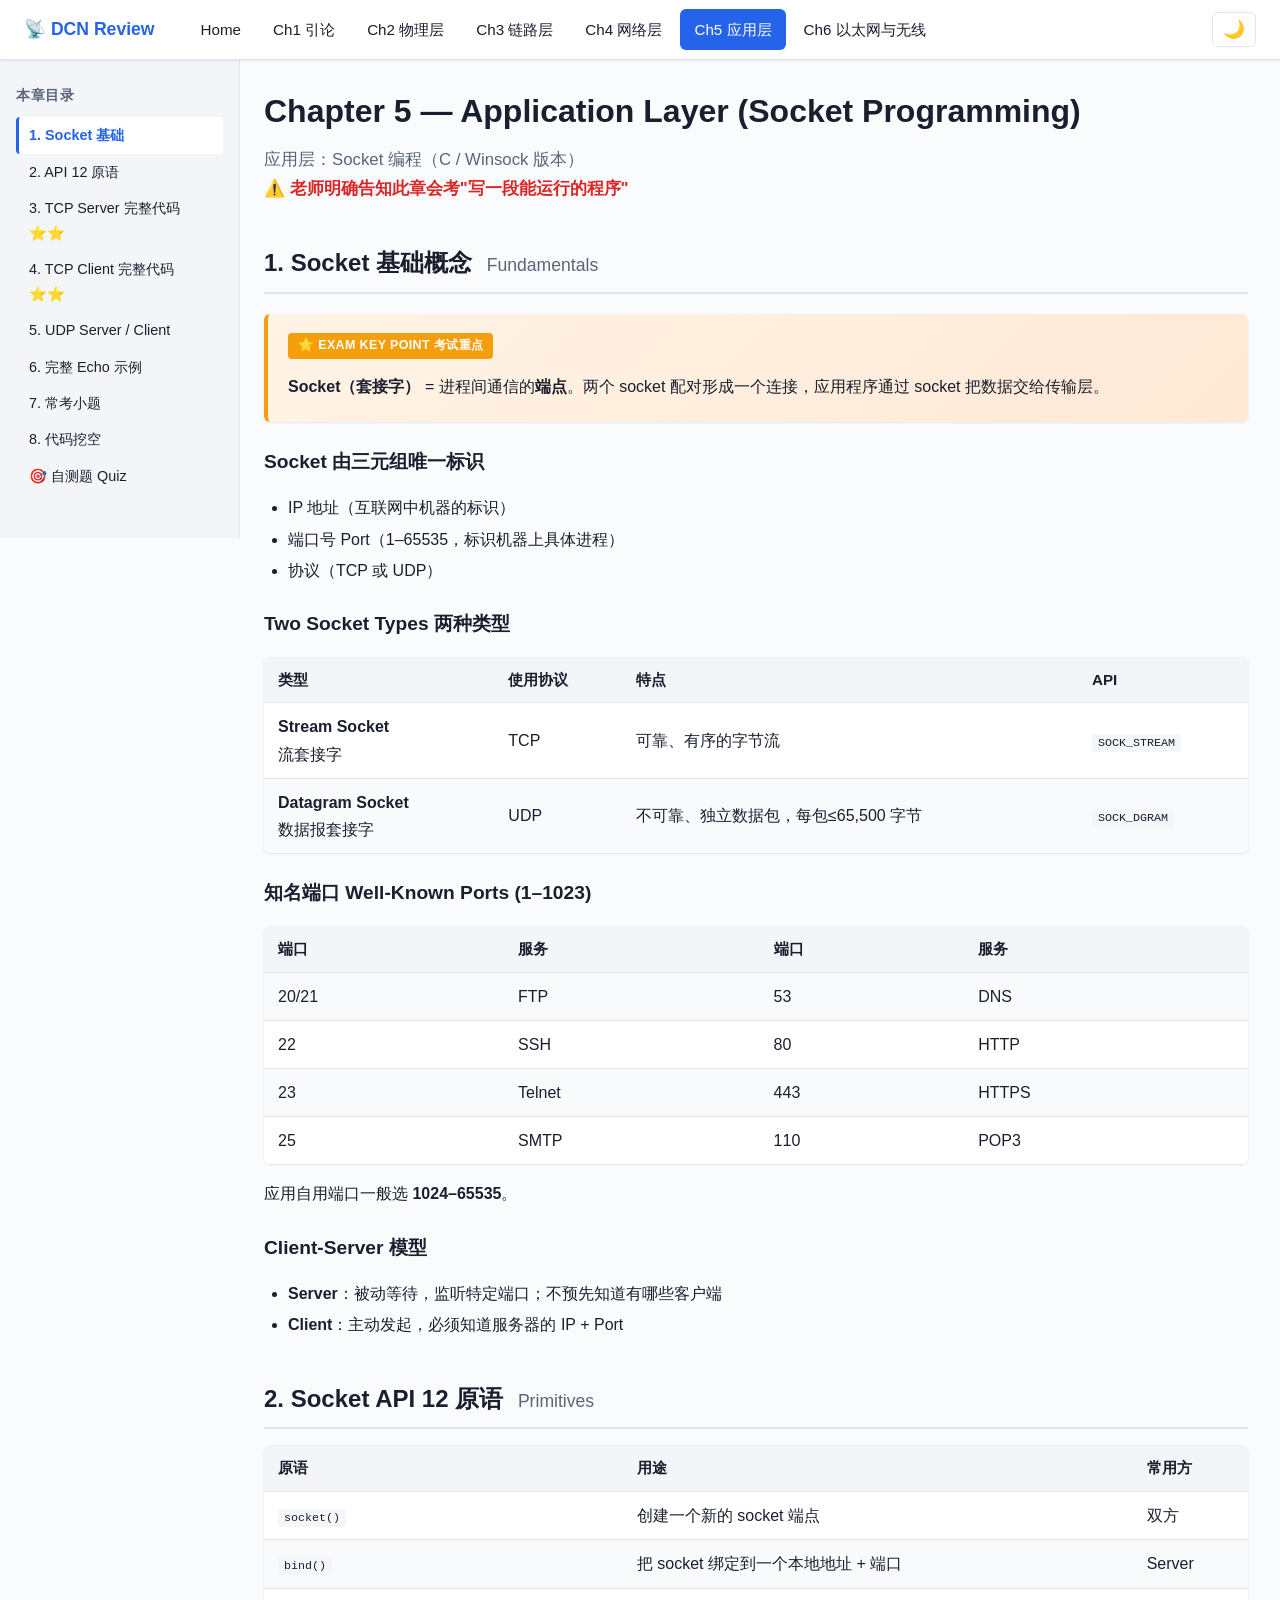
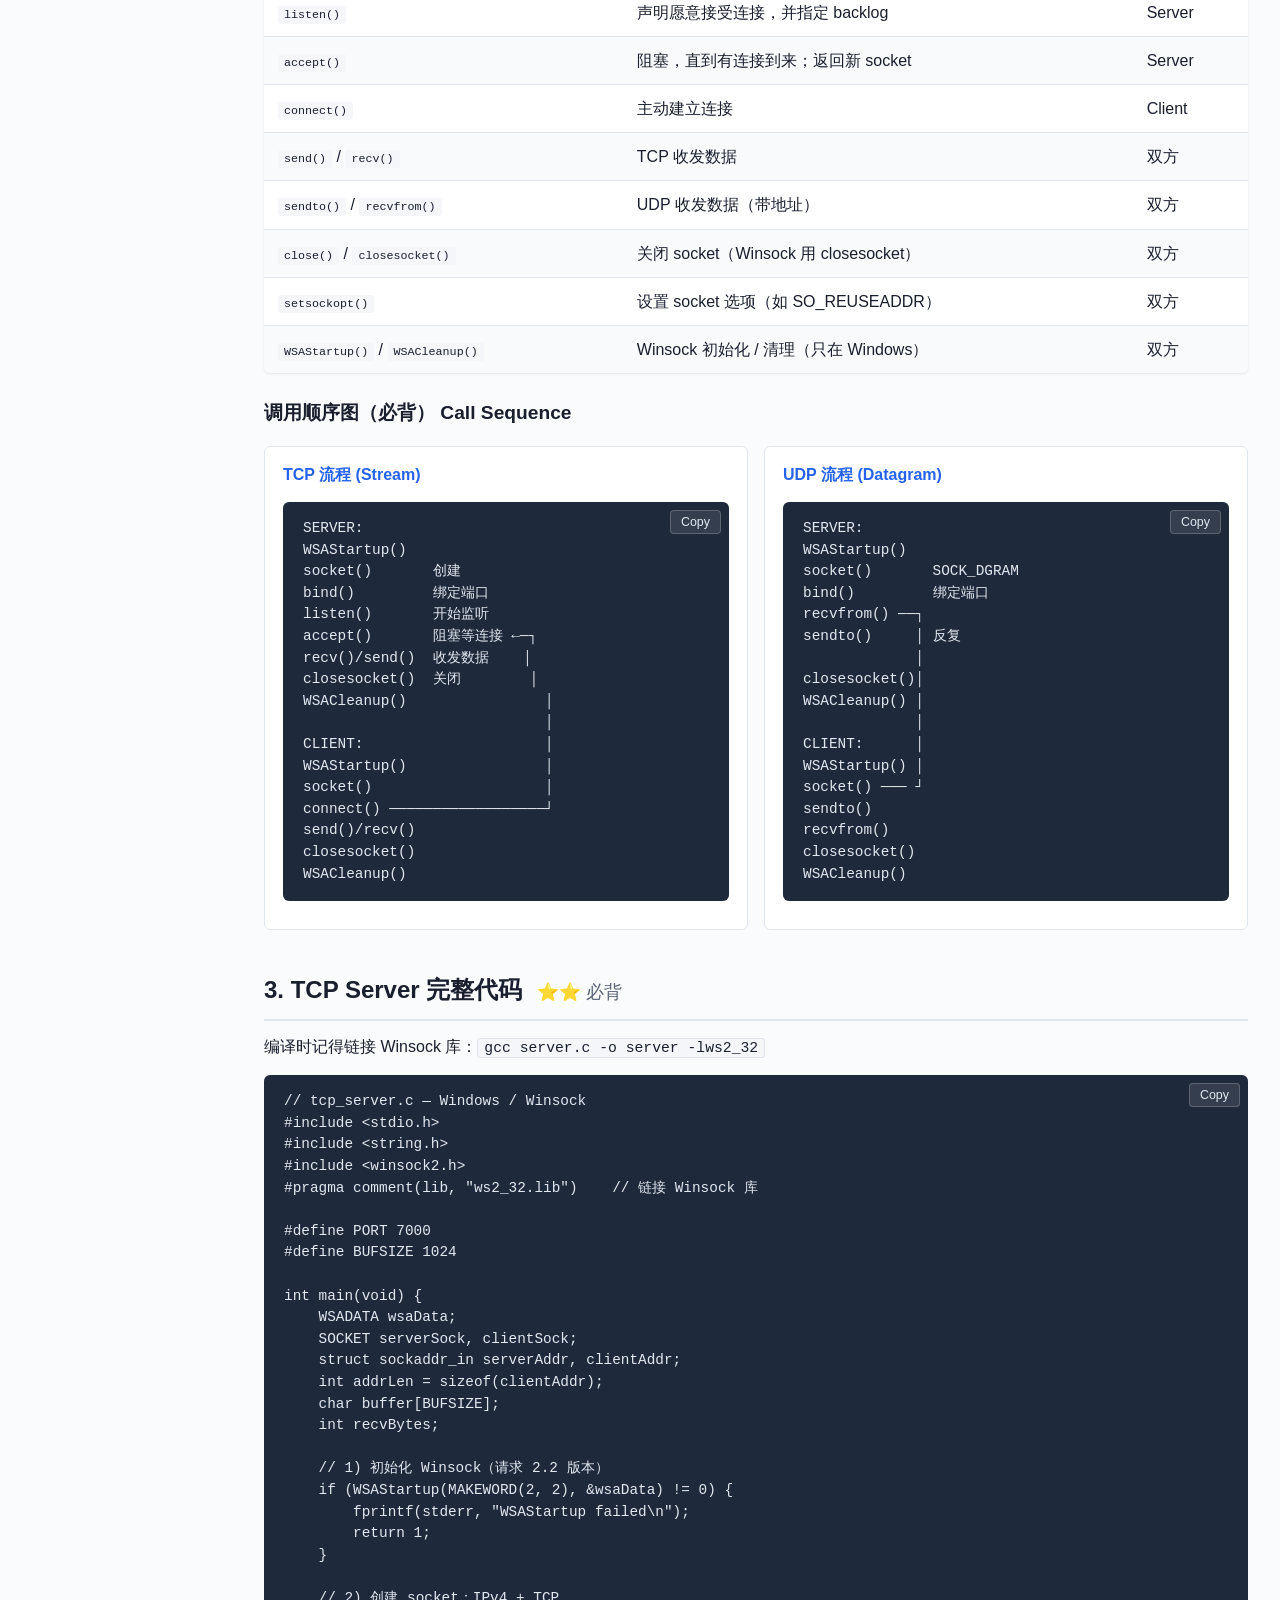
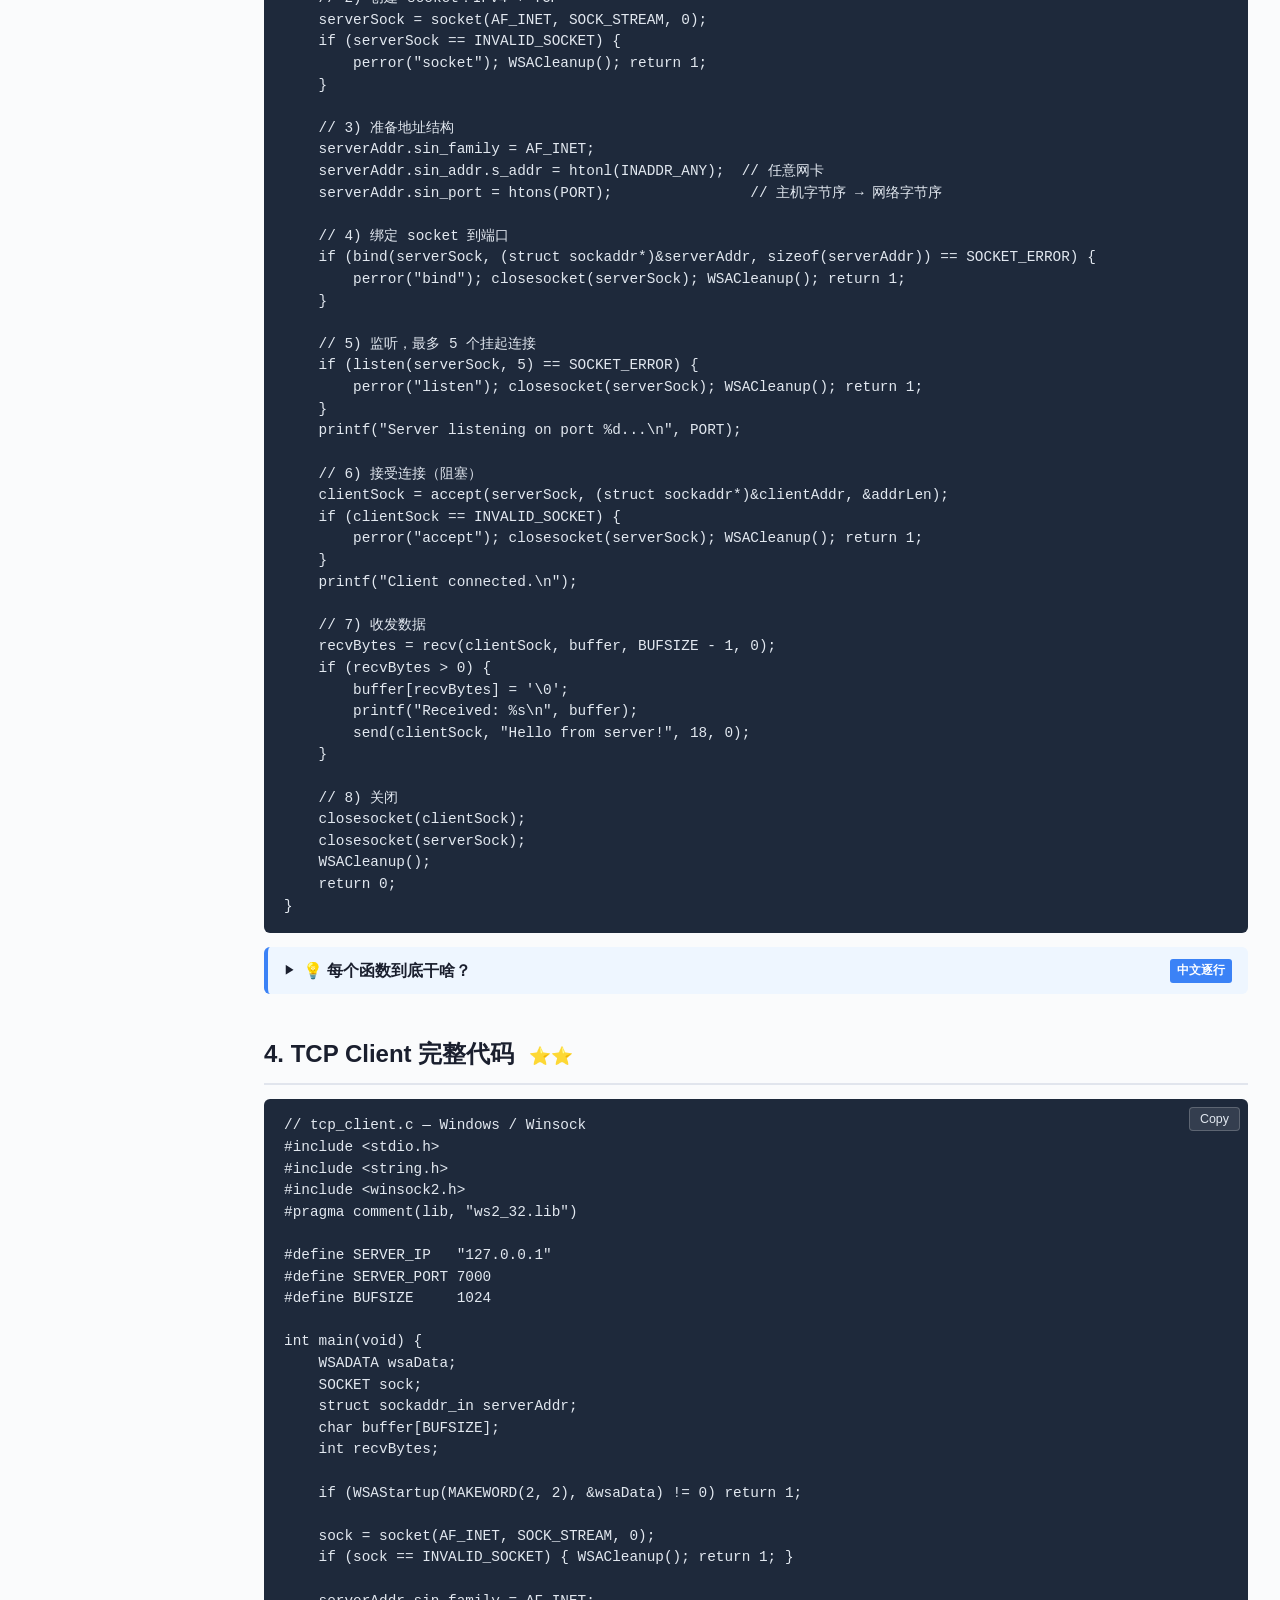
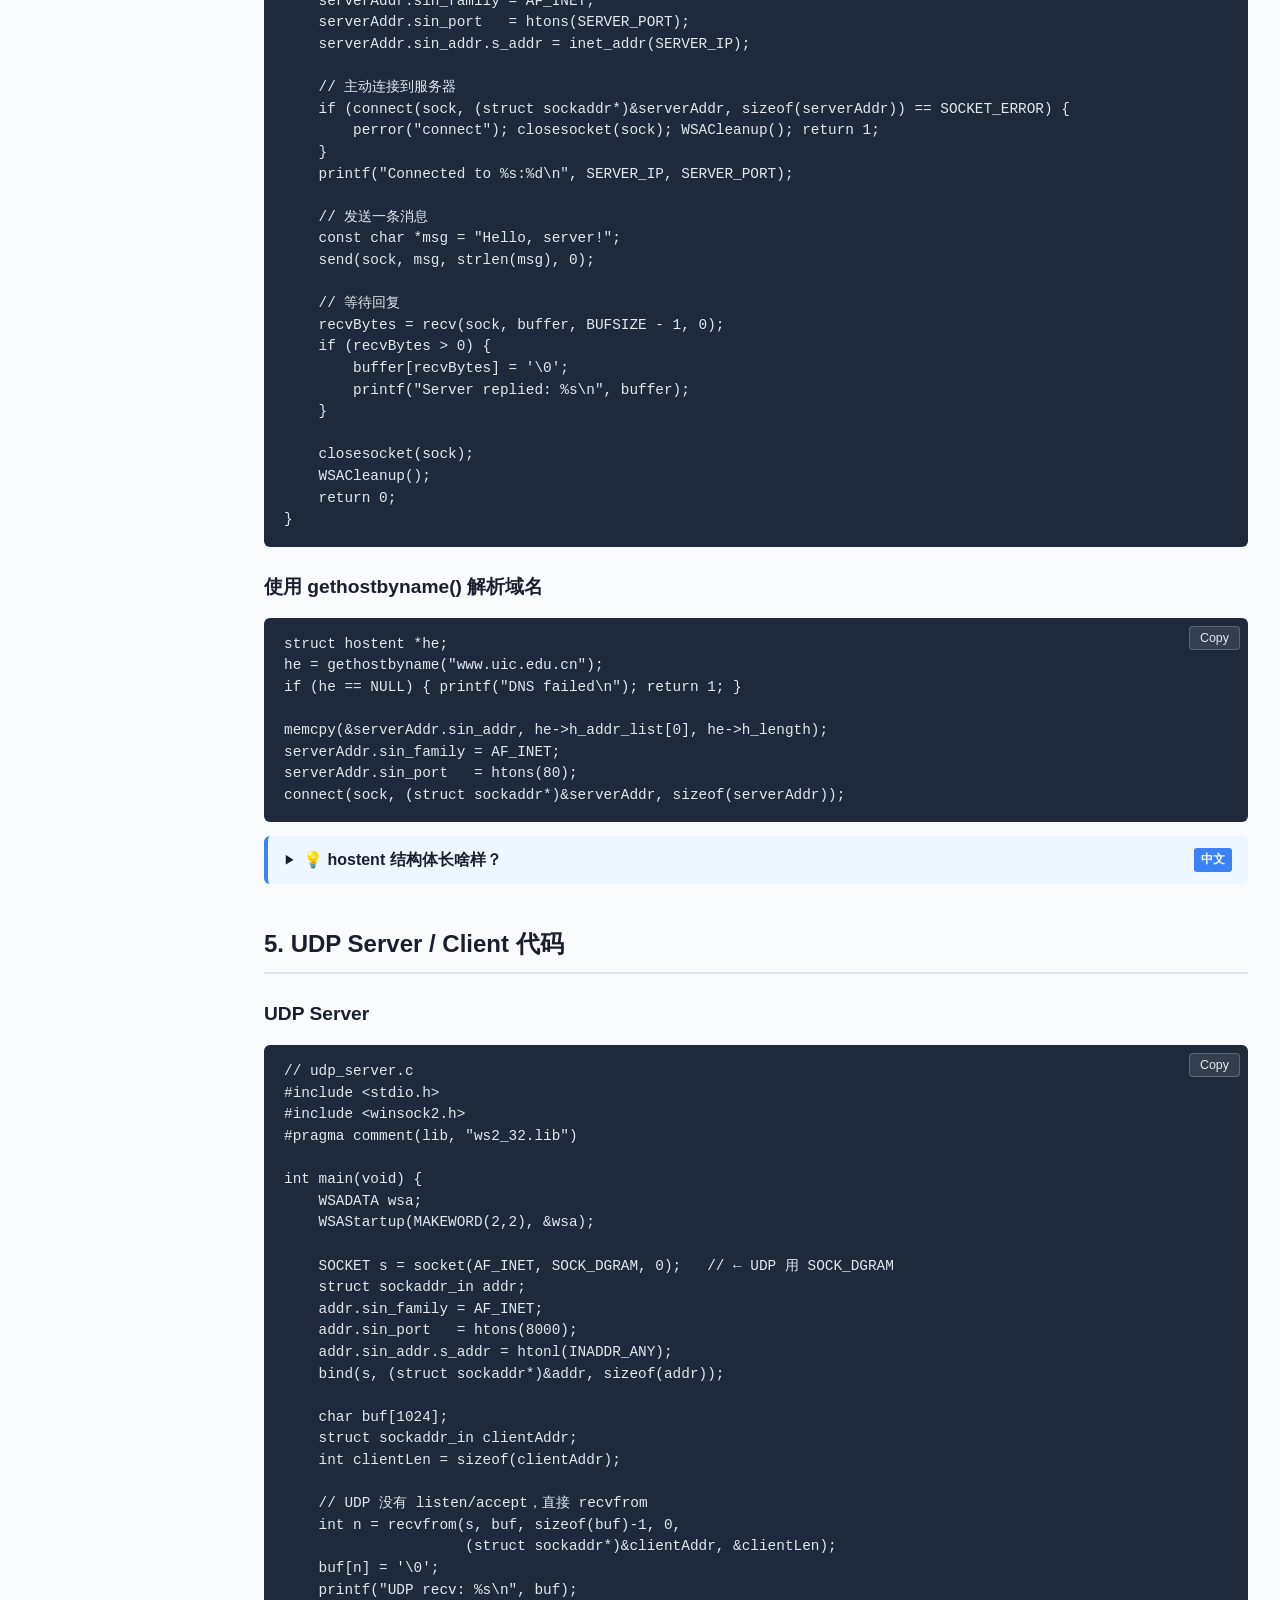
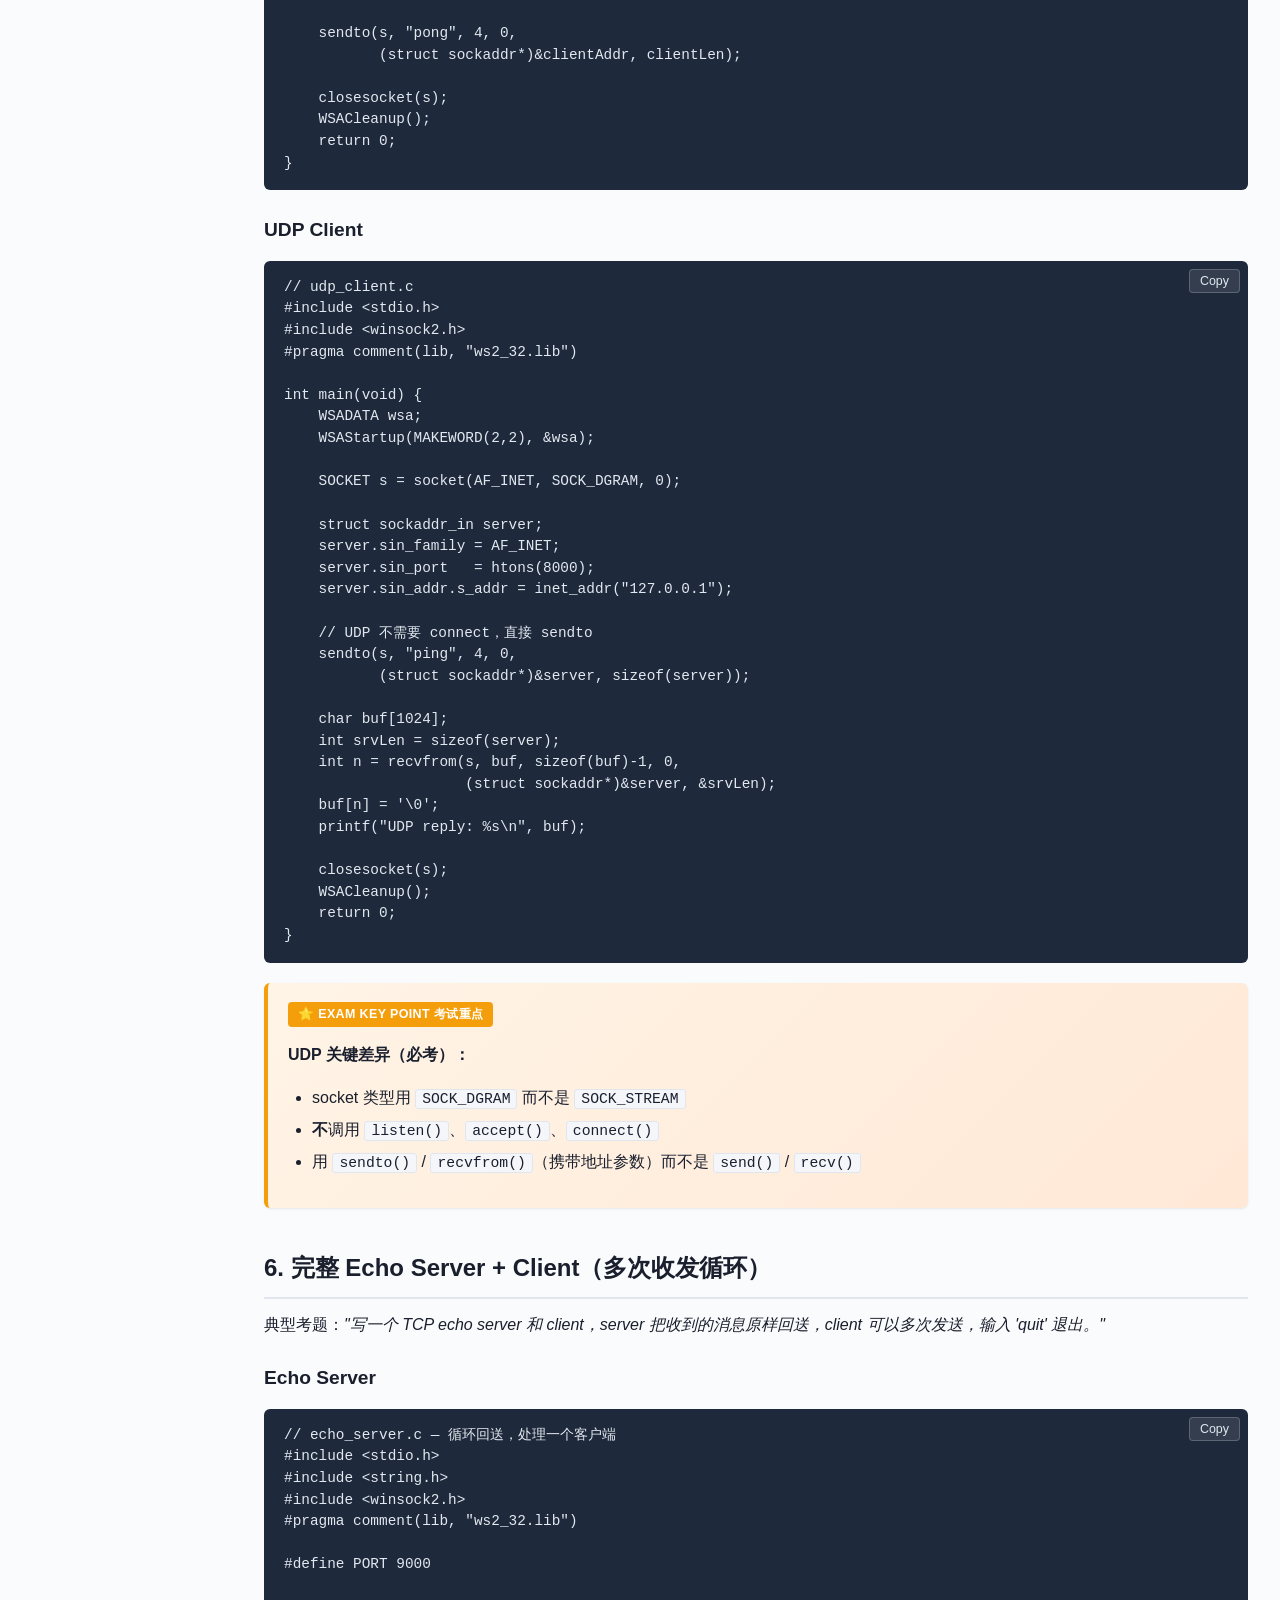
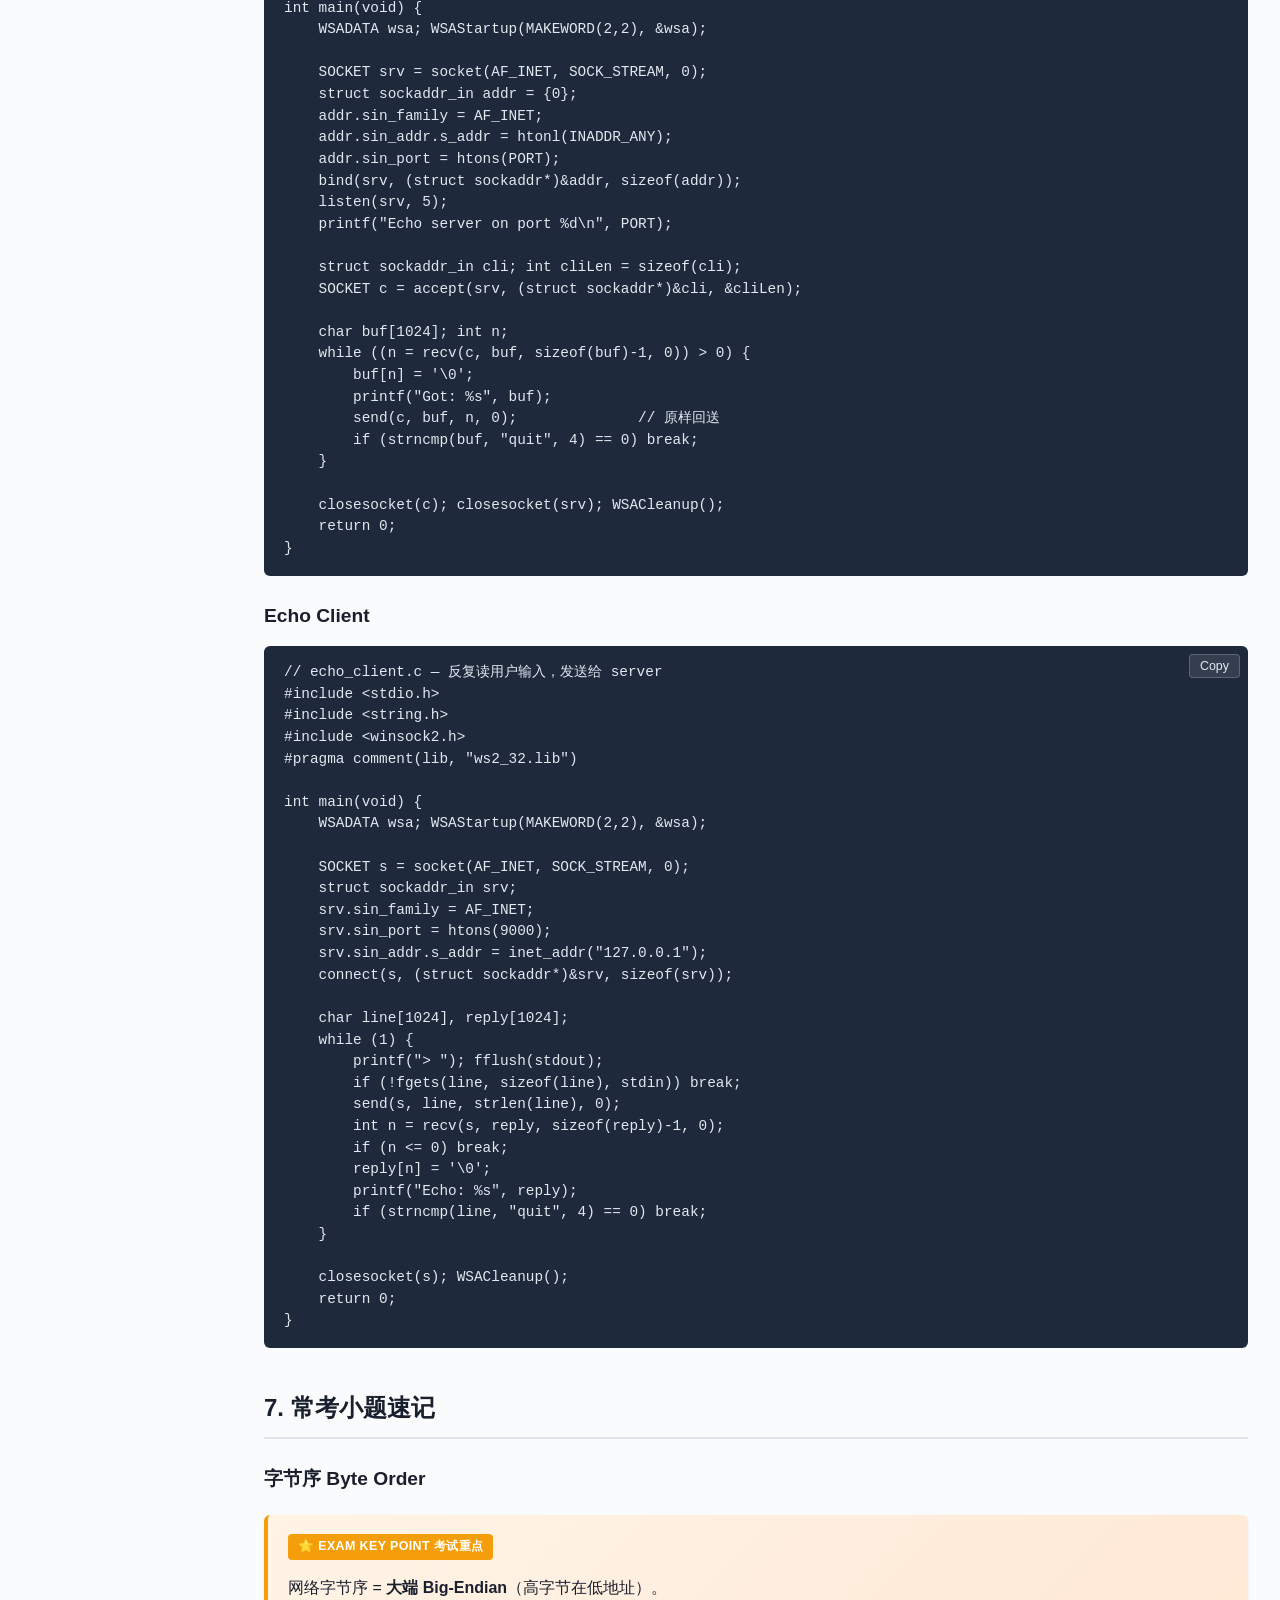
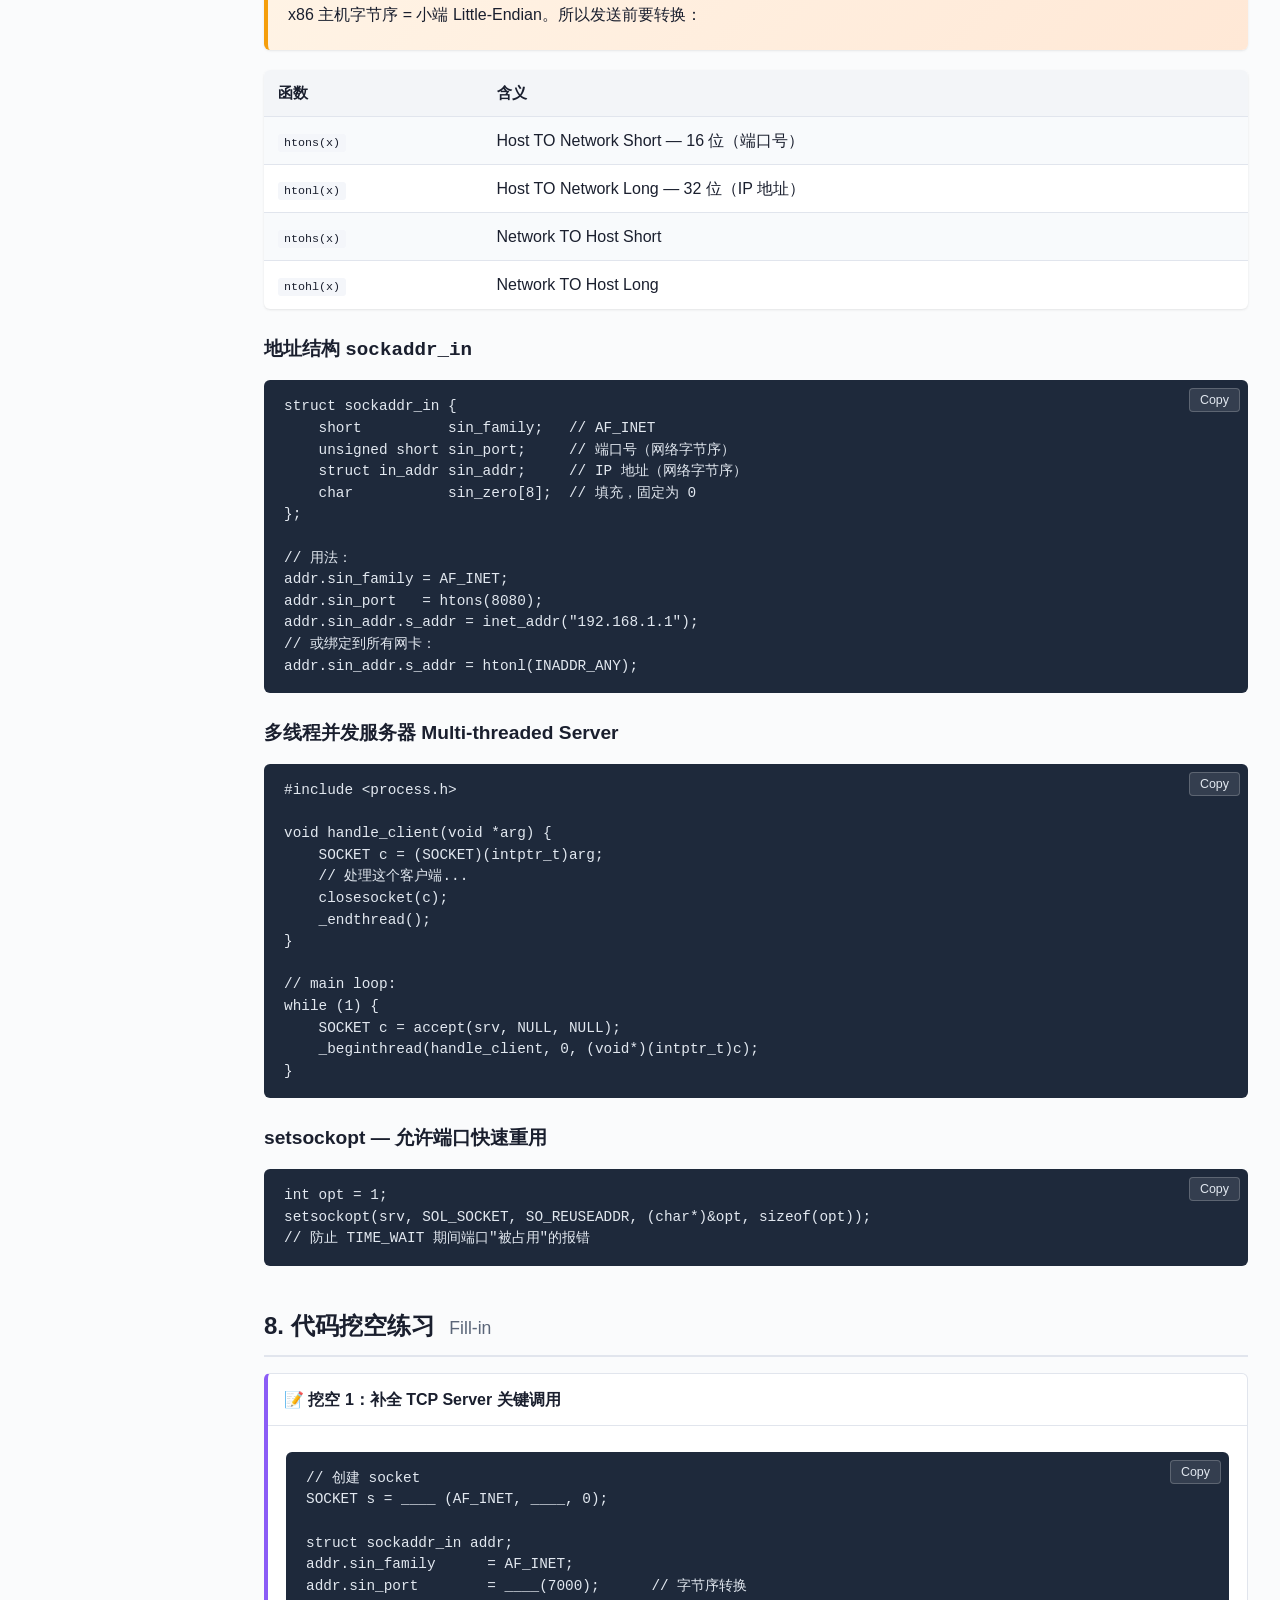
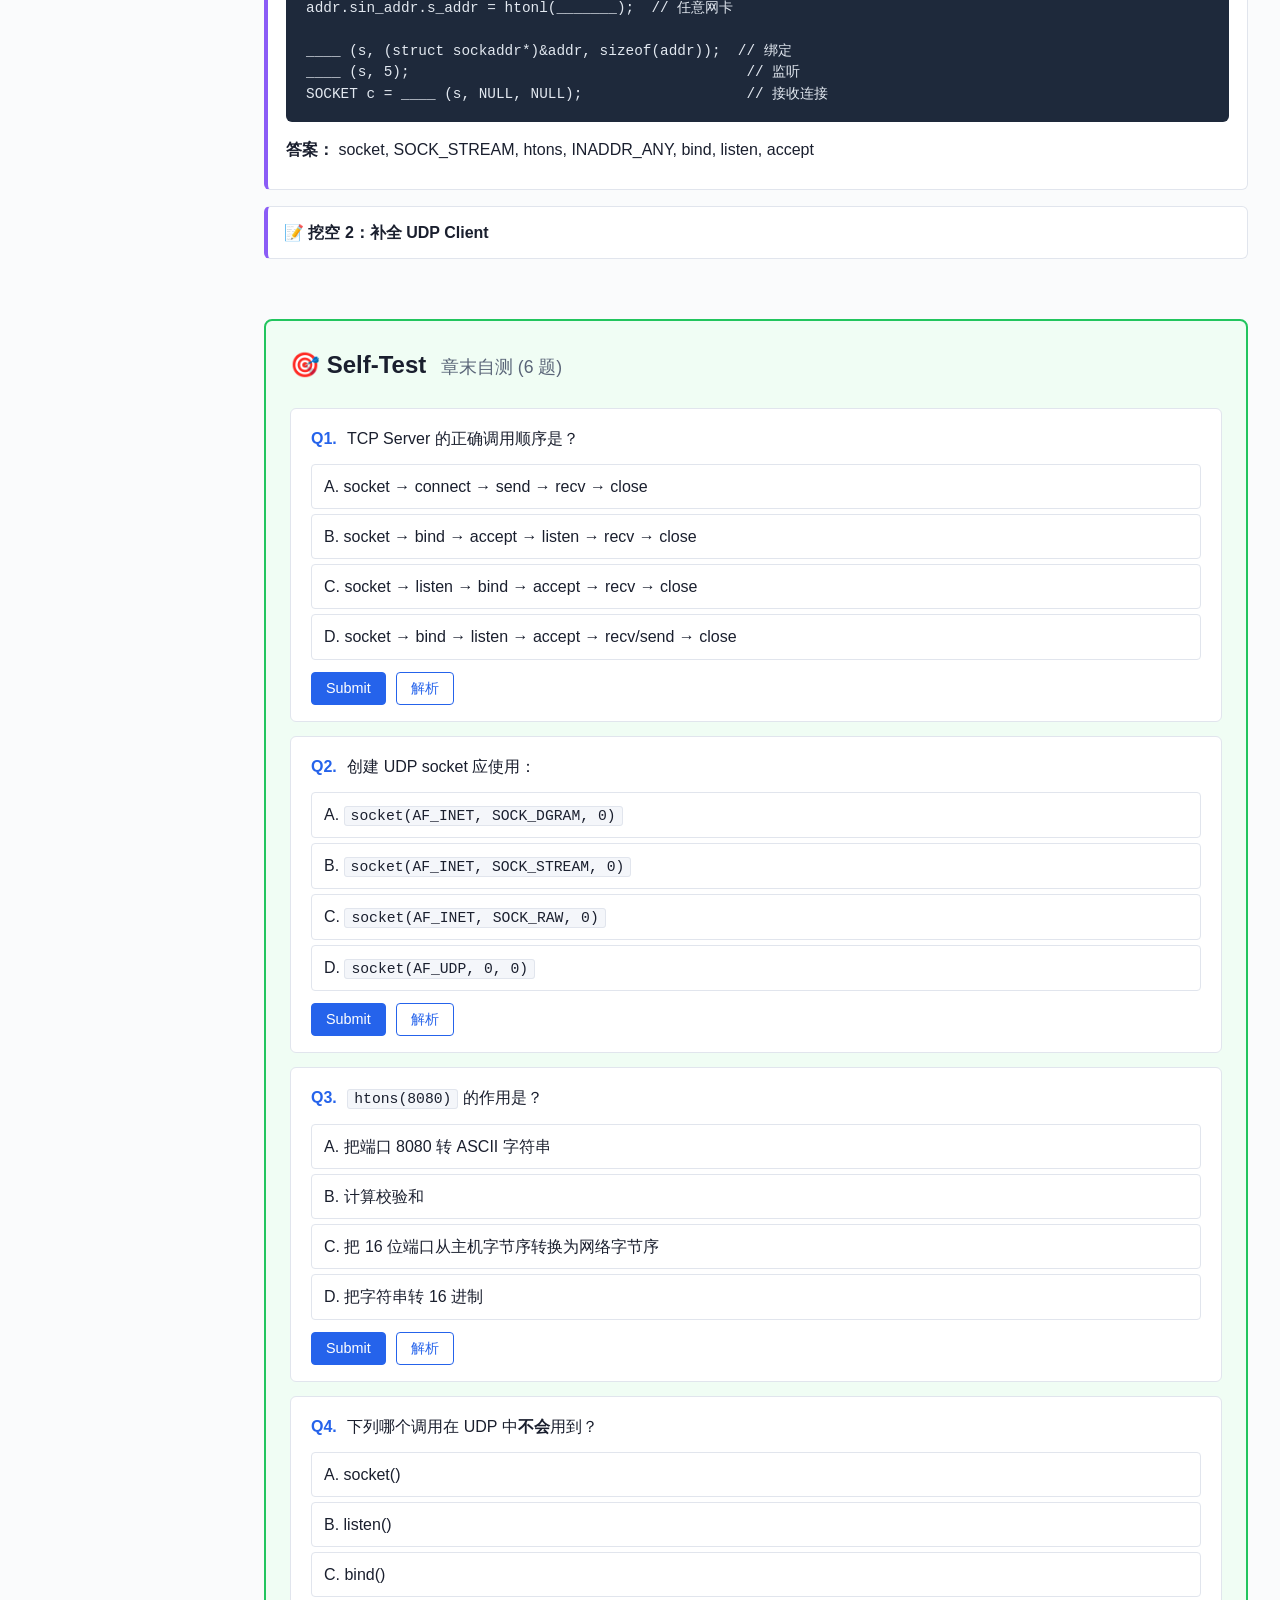
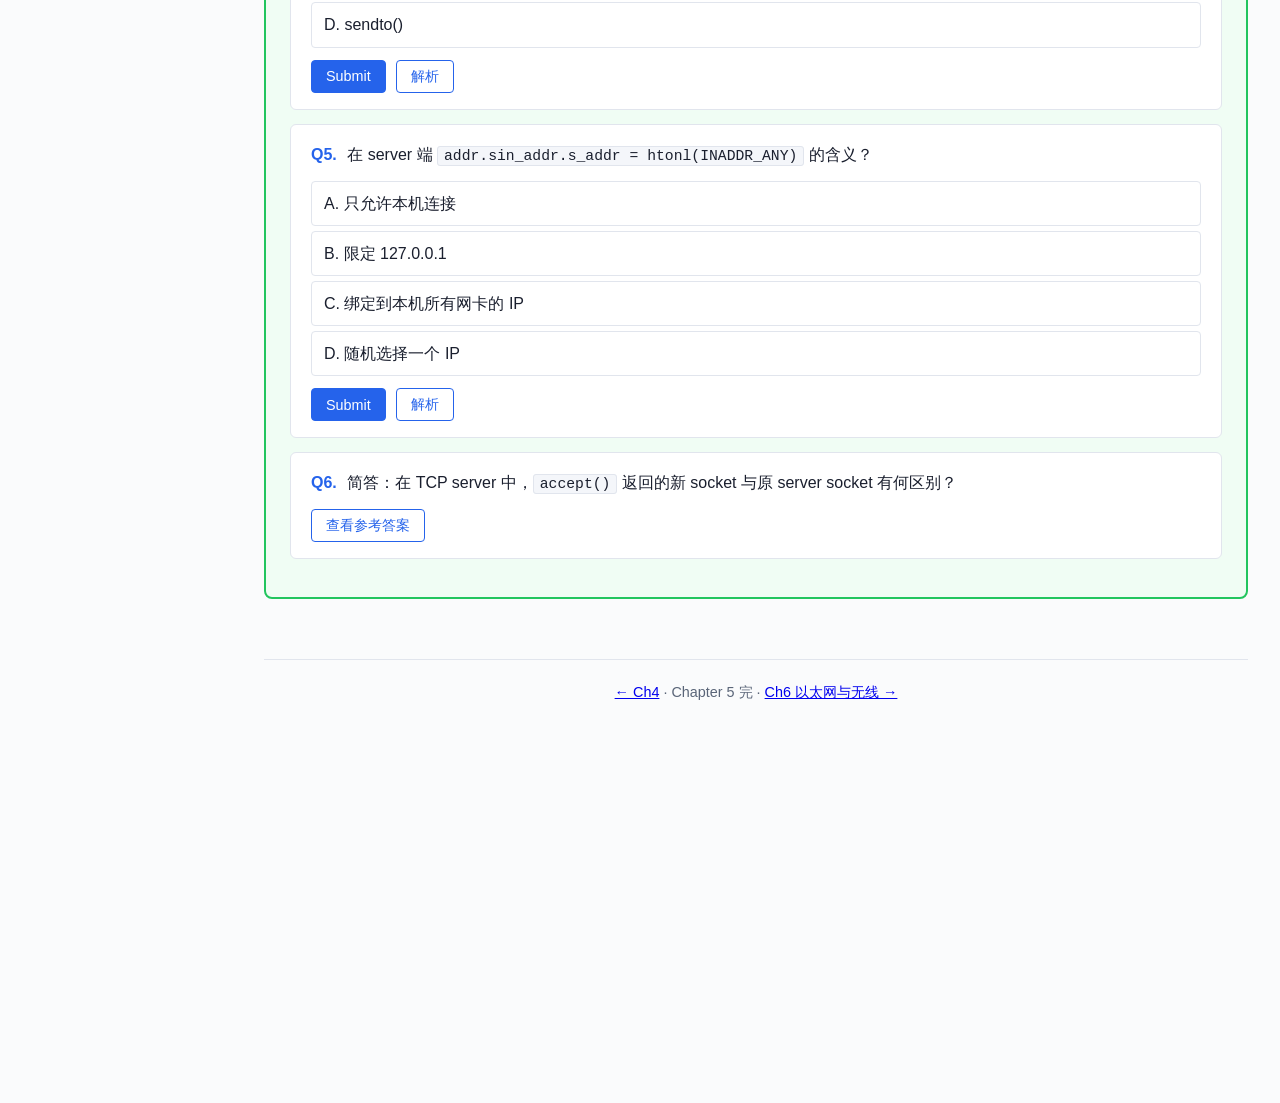
<file: ch5.html>
<!DOCTYPE html>
<html lang="zh-CN">
<head>
<meta charset="UTF-8">
<meta name="viewport" content="width=device-width, initial-scale=1.0">
<title>Ch5 应用层 / Socket 编程 | DCN Review</title>
<link rel="stylesheet" href="assets/styles.css">
</head>
<body>

<nav class="topnav">
  <a href="index.html" class="brand">📡 DCN Review</a>
  <div class="nav-links">
    <a href="index.html">Home</a>
    <a href="ch1.html">Ch1 引论</a>
    <a href="ch2.html">Ch2 物理层</a>
    <a href="ch3.html">Ch3 链路层</a>
    <a href="ch4.html">Ch4 网络层</a>
    <a href="ch5.html">Ch5 应用层</a>
    <a href="ch6.html">Ch6 以太网与无线</a>
  </div>
  <button class="theme-toggle">🌙</button>
</nav>

<div class="layout">
  <aside class="sidebar">
    <h3>本章目录</h3>
    <ul>
      <li><a href="#socket-basics">1. Socket 基础</a></li>
      <li><a href="#api">2. API 12 原语</a></li>
      <li><a href="#tcp-server">3. TCP Server 完整代码 ⭐⭐</a></li>
      <li><a href="#tcp-client">4. TCP Client 完整代码 ⭐⭐</a></li>
      <li><a href="#udp-code">5. UDP Server / Client</a></li>
      <li><a href="#echo">6. 完整 Echo 示例</a></li>
      <li><a href="#small">7. 常考小题</a></li>
      <li><a href="#fill">8. 代码挖空</a></li>
      <li><a href="#quiz">🎯 自测题 Quiz</a></li>
    </ul>
  </aside>

  <main class="main">
    <h1>Chapter 5 — Application Layer (Socket Programming)</h1>
    <p class="subtitle">应用层：Socket 编程（C / Winsock 版本）<br>
    <strong style="color:#dc2626">⚠️ 老师明确告知此章会考"写一段能运行的程序"</strong></p>

    <!-- ============================================================
         1. Socket Basics
         ============================================================ -->
    <section id="socket-basics">
      <h2>1. Socket 基础概念 <span class="cn">Fundamentals</span></h2>

      <div class="exam-key">
        <p><strong>Socket（套接字）</strong> = 进程间通信的<strong>端点</strong>。两个 socket 配对形成一个连接，应用程序通过 socket 把数据交给传输层。</p>
      </div>

      <h3>Socket 由三元组唯一标识</h3>
      <ul>
        <li>IP 地址（互联网中机器的标识）</li>
        <li>端口号 Port（1–65535，标识机器上具体进程）</li>
        <li>协议（TCP 或 UDP）</li>
      </ul>

      <h3>Two Socket Types 两种类型</h3>
      <table>
        <thead><tr><th>类型</th><th>使用协议</th><th>特点</th><th>API</th></tr></thead>
        <tbody>
          <tr><td><strong>Stream Socket</strong><br>流套接字</td><td>TCP</td><td>可靠、有序的字节流</td><td><code>SOCK_STREAM</code></td></tr>
          <tr><td><strong>Datagram Socket</strong><br>数据报套接字</td><td>UDP</td><td>不可靠、独立数据包，每包≤65,500 字节</td><td><code>SOCK_DGRAM</code></td></tr>
        </tbody>
      </table>

      <h3>知名端口 Well-Known Ports (1–1023)</h3>
      <table>
        <tr><th>端口</th><th>服务</th><th>端口</th><th>服务</th></tr>
        <tr><td>20/21</td><td>FTP</td><td>53</td><td>DNS</td></tr>
        <tr><td>22</td><td>SSH</td><td>80</td><td>HTTP</td></tr>
        <tr><td>23</td><td>Telnet</td><td>443</td><td>HTTPS</td></tr>
        <tr><td>25</td><td>SMTP</td><td>110</td><td>POP3</td></tr>
      </table>
      <p>应用自用端口一般选 <strong>1024–65535</strong>。</p>

      <h3>Client-Server 模型</h3>
      <ul>
        <li><strong>Server</strong>：被动等待，监听特定端口；不预先知道有哪些客户端</li>
        <li><strong>Client</strong>：主动发起，必须知道服务器的 IP + Port</li>
      </ul>
    </section>

    <!-- ============================================================
         2. Socket API 12 Primitives
         ============================================================ -->
    <section id="api">
      <h2>2. Socket API 12 原语 <span class="cn">Primitives</span></h2>

      <table>
        <thead><tr><th>原语</th><th>用途</th><th>常用方</th></tr></thead>
        <tbody>
          <tr><td><code>socket()</code></td><td>创建一个新的 socket 端点</td><td>双方</td></tr>
          <tr><td><code>bind()</code></td><td>把 socket 绑定到一个本地地址 + 端口</td><td>Server</td></tr>
          <tr><td><code>listen()</code></td><td>声明愿意接受连接，并指定 backlog</td><td>Server</td></tr>
          <tr><td><code>accept()</code></td><td>阻塞，直到有连接到来；返回新 socket</td><td>Server</td></tr>
          <tr><td><code>connect()</code></td><td>主动建立连接</td><td>Client</td></tr>
          <tr><td><code>send()</code> / <code>recv()</code></td><td>TCP 收发数据</td><td>双方</td></tr>
          <tr><td><code>sendto()</code> / <code>recvfrom()</code></td><td>UDP 收发数据（带地址）</td><td>双方</td></tr>
          <tr><td><code>close()</code> / <code>closesocket()</code></td><td>关闭 socket（Winsock 用 closesocket）</td><td>双方</td></tr>
          <tr><td><code>setsockopt()</code></td><td>设置 socket 选项（如 SO_REUSEADDR）</td><td>双方</td></tr>
          <tr><td><code>WSAStartup()</code> / <code>WSACleanup()</code></td><td>Winsock 初始化 / 清理（只在 Windows）</td><td>双方</td></tr>
        </tbody>
      </table>

      <h3>调用顺序图（必背） Call Sequence</h3>

      <div class="compare">
        <div>
          <h4>TCP 流程 (Stream)</h4>
          <pre><code>SERVER:
WSAStartup()
socket()       创建
bind()         绑定端口
listen()       开始监听
accept()       阻塞等连接 ←─┐
recv()/send()  收发数据    │
closesocket()  关闭        │
WSACleanup()                │
                            │
CLIENT:                     │
WSAStartup()                │
socket()                    │
connect() ──────────────────┘
send()/recv()
closesocket()
WSACleanup()</code></pre>
        </div>
        <div>
          <h4>UDP 流程 (Datagram)</h4>
          <pre><code>SERVER:
WSAStartup()
socket()       SOCK_DGRAM
bind()         绑定端口
recvfrom() ──┐
sendto()     │ 反复
             │
closesocket()│
WSACleanup() │
             │
CLIENT:      │
WSAStartup() │
socket() ─── ┘
sendto()
recvfrom()
closesocket()
WSACleanup()</code></pre>
        </div>
      </div>
    </section>

    <!-- ============================================================
         3. TCP Server
         ============================================================ -->
    <section id="tcp-server">
      <h2>3. TCP Server 完整代码 <span class="cn">⭐⭐ 必背</span></h2>

      <p>编译时记得链接 Winsock 库：<code>gcc server.c -o server -lws2_32</code></p>

<pre><code>// tcp_server.c — Windows / Winsock
#include &lt;stdio.h&gt;
#include &lt;string.h&gt;
#include &lt;winsock2.h&gt;
#pragma comment(lib, "ws2_32.lib")    // 链接 Winsock 库

#define PORT 7000
#define BUFSIZE 1024

int main(void) {
    WSADATA wsaData;
    SOCKET serverSock, clientSock;
    struct sockaddr_in serverAddr, clientAddr;
    int addrLen = sizeof(clientAddr);
    char buffer[BUFSIZE];
    int recvBytes;

    // 1) 初始化 Winsock（请求 2.2 版本）
    if (WSAStartup(MAKEWORD(2, 2), &amp;wsaData) != 0) {
        fprintf(stderr, "WSAStartup failed\n");
        return 1;
    }

    // 2) 创建 socket：IPv4 + TCP
    serverSock = socket(AF_INET, SOCK_STREAM, 0);
    if (serverSock == INVALID_SOCKET) {
        perror("socket"); WSACleanup(); return 1;
    }

    // 3) 准备地址结构
    serverAddr.sin_family = AF_INET;
    serverAddr.sin_addr.s_addr = htonl(INADDR_ANY);  // 任意网卡
    serverAddr.sin_port = htons(PORT);                // 主机字节序 → 网络字节序

    // 4) 绑定 socket 到端口
    if (bind(serverSock, (struct sockaddr*)&amp;serverAddr, sizeof(serverAddr)) == SOCKET_ERROR) {
        perror("bind"); closesocket(serverSock); WSACleanup(); return 1;
    }

    // 5) 监听，最多 5 个挂起连接
    if (listen(serverSock, 5) == SOCKET_ERROR) {
        perror("listen"); closesocket(serverSock); WSACleanup(); return 1;
    }
    printf("Server listening on port %d...\n", PORT);

    // 6) 接受连接（阻塞）
    clientSock = accept(serverSock, (struct sockaddr*)&amp;clientAddr, &amp;addrLen);
    if (clientSock == INVALID_SOCKET) {
        perror("accept"); closesocket(serverSock); WSACleanup(); return 1;
    }
    printf("Client connected.\n");

    // 7) 收发数据
    recvBytes = recv(clientSock, buffer, BUFSIZE - 1, 0);
    if (recvBytes &gt; 0) {
        buffer[recvBytes] = '\0';
        printf("Received: %s\n", buffer);
        send(clientSock, "Hello from server!", 18, 0);
    }

    // 8) 关闭
    closesocket(clientSock);
    closesocket(serverSock);
    WSACleanup();
    return 0;
}</code></pre>

      <details class="cn-note">
        <summary>💡 每个函数到底干啥？<span class="badge-cn">中文逐行</span></summary>
        <div>
          <ul>
            <li><code>WSAStartup</code>：Windows 特有，加载 Winsock DLL，告诉系统你要用网络</li>
            <li><code>socket(AF_INET, SOCK_STREAM, 0)</code>：申请一个 IPv4 + TCP 的套接字</li>
            <li><code>sockaddr_in</code>：地址结构体，含族 (AF_INET)、地址、端口</li>
            <li><code>htons / htonl</code>：把主机字节序转成网络字节序（大端）。<strong>必须用</strong>，否则端口会错</li>
            <li><code>INADDR_ANY</code>：绑定到本机所有 IP，不限定某张网卡</li>
            <li><code>bind</code>：把 socket 关联到那个地址，从此该端口的数据都送给这个 socket</li>
            <li><code>listen(s, backlog)</code>：把 socket 切到被动监听态，backlog 是内核队列长度</li>
            <li><code>accept</code>：阻塞等连接，返回一个<strong>新</strong> socket 专门和该客户端通信</li>
            <li><code>recv/send</code>：在已连接 socket 上收发</li>
            <li><code>closesocket / WSACleanup</code>：释放资源</li>
          </ul>
        </div>
      </details>
    </section>

    <!-- ============================================================
         4. TCP Client
         ============================================================ -->
    <section id="tcp-client">
      <h2>4. TCP Client 完整代码 <span class="cn">⭐⭐</span></h2>

<pre><code>// tcp_client.c — Windows / Winsock
#include &lt;stdio.h&gt;
#include &lt;string.h&gt;
#include &lt;winsock2.h&gt;
#pragma comment(lib, "ws2_32.lib")

#define SERVER_IP   "127.0.0.1"
#define SERVER_PORT 7000
#define BUFSIZE     1024

int main(void) {
    WSADATA wsaData;
    SOCKET sock;
    struct sockaddr_in serverAddr;
    char buffer[BUFSIZE];
    int recvBytes;

    if (WSAStartup(MAKEWORD(2, 2), &amp;wsaData) != 0) return 1;

    sock = socket(AF_INET, SOCK_STREAM, 0);
    if (sock == INVALID_SOCKET) { WSACleanup(); return 1; }

    serverAddr.sin_family = AF_INET;
    serverAddr.sin_port   = htons(SERVER_PORT);
    serverAddr.sin_addr.s_addr = inet_addr(SERVER_IP);

    // 主动连接到服务器
    if (connect(sock, (struct sockaddr*)&amp;serverAddr, sizeof(serverAddr)) == SOCKET_ERROR) {
        perror("connect"); closesocket(sock); WSACleanup(); return 1;
    }
    printf("Connected to %s:%d\n", SERVER_IP, SERVER_PORT);

    // 发送一条消息
    const char *msg = "Hello, server!";
    send(sock, msg, strlen(msg), 0);

    // 等待回复
    recvBytes = recv(sock, buffer, BUFSIZE - 1, 0);
    if (recvBytes &gt; 0) {
        buffer[recvBytes] = '\0';
        printf("Server replied: %s\n", buffer);
    }

    closesocket(sock);
    WSACleanup();
    return 0;
}</code></pre>

      <h3>使用 gethostbyname() 解析域名</h3>
<pre><code>struct hostent *he;
he = gethostbyname("www.uic.edu.cn");
if (he == NULL) { printf("DNS failed\n"); return 1; }

memcpy(&amp;serverAddr.sin_addr, he-&gt;h_addr_list[0], he-&gt;h_length);
serverAddr.sin_family = AF_INET;
serverAddr.sin_port   = htons(80);
connect(sock, (struct sockaddr*)&amp;serverAddr, sizeof(serverAddr));</code></pre>

      <details class="cn-note">
        <summary>💡 hostent 结构体长啥样？<span class="badge-cn">中文</span></summary>
        <div>
<pre><code>struct hostent {
    char  *h_name;          // 主机标准名 e.g. "uic.edu.cn"
    char **h_aliases;       // 别名列表
    int    h_addrtype;      // 地址类型（AF_INET）
    int    h_length;        // 地址长度（IPv4 为 4 字节）
    char **h_addr_list;     // 地址列表（二进制网络字节序）
};
#define h_addr h_addr_list[0]   // 兼容老代码用第一个地址</code></pre>
        </div>
      </details>
    </section>

    <!-- ============================================================
         5. UDP code
         ============================================================ -->
    <section id="udp-code">
      <h2>5. UDP Server / Client 代码</h2>

      <h3>UDP Server</h3>
<pre><code>// udp_server.c
#include &lt;stdio.h&gt;
#include &lt;winsock2.h&gt;
#pragma comment(lib, "ws2_32.lib")

int main(void) {
    WSADATA wsa;
    WSAStartup(MAKEWORD(2,2), &amp;wsa);

    SOCKET s = socket(AF_INET, SOCK_DGRAM, 0);   // ← UDP 用 SOCK_DGRAM
    struct sockaddr_in addr;
    addr.sin_family = AF_INET;
    addr.sin_port   = htons(8000);
    addr.sin_addr.s_addr = htonl(INADDR_ANY);
    bind(s, (struct sockaddr*)&amp;addr, sizeof(addr));

    char buf[1024];
    struct sockaddr_in clientAddr;
    int clientLen = sizeof(clientAddr);

    // UDP 没有 listen/accept，直接 recvfrom
    int n = recvfrom(s, buf, sizeof(buf)-1, 0,
                     (struct sockaddr*)&amp;clientAddr, &amp;clientLen);
    buf[n] = '\0';
    printf("UDP recv: %s\n", buf);

    sendto(s, "pong", 4, 0,
           (struct sockaddr*)&amp;clientAddr, clientLen);

    closesocket(s);
    WSACleanup();
    return 0;
}</code></pre>

      <h3>UDP Client</h3>
<pre><code>// udp_client.c
#include &lt;stdio.h&gt;
#include &lt;winsock2.h&gt;
#pragma comment(lib, "ws2_32.lib")

int main(void) {
    WSADATA wsa;
    WSAStartup(MAKEWORD(2,2), &amp;wsa);

    SOCKET s = socket(AF_INET, SOCK_DGRAM, 0);

    struct sockaddr_in server;
    server.sin_family = AF_INET;
    server.sin_port   = htons(8000);
    server.sin_addr.s_addr = inet_addr("127.0.0.1");

    // UDP 不需要 connect，直接 sendto
    sendto(s, "ping", 4, 0,
           (struct sockaddr*)&amp;server, sizeof(server));

    char buf[1024];
    int srvLen = sizeof(server);
    int n = recvfrom(s, buf, sizeof(buf)-1, 0,
                     (struct sockaddr*)&amp;server, &amp;srvLen);
    buf[n] = '\0';
    printf("UDP reply: %s\n", buf);

    closesocket(s);
    WSACleanup();
    return 0;
}</code></pre>

      <div class="exam-key">
        <p><strong>UDP 关键差异（必考）：</strong></p>
        <ul>
          <li>socket 类型用 <code>SOCK_DGRAM</code> 而不是 <code>SOCK_STREAM</code></li>
          <li><strong>不</strong>调用 <code>listen()</code>、<code>accept()</code>、<code>connect()</code></li>
          <li>用 <code>sendto()</code> / <code>recvfrom()</code>（携带地址参数）而不是 <code>send()</code> / <code>recv()</code></li>
        </ul>
      </div>
    </section>

    <!-- ============================================================
         6. Echo example
         ============================================================ -->
    <section id="echo">
      <h2>6. 完整 Echo Server + Client（多次收发循环）</h2>

      <p>典型考题：<em>"写一个 TCP echo server 和 client，server 把收到的消息原样回送，client 可以多次发送，输入 'quit' 退出。"</em></p>

      <h3>Echo Server</h3>
<pre><code>// echo_server.c — 循环回送，处理一个客户端
#include &lt;stdio.h&gt;
#include &lt;string.h&gt;
#include &lt;winsock2.h&gt;
#pragma comment(lib, "ws2_32.lib")

#define PORT 9000

int main(void) {
    WSADATA wsa; WSAStartup(MAKEWORD(2,2), &amp;wsa);

    SOCKET srv = socket(AF_INET, SOCK_STREAM, 0);
    struct sockaddr_in addr = {0};
    addr.sin_family = AF_INET;
    addr.sin_addr.s_addr = htonl(INADDR_ANY);
    addr.sin_port = htons(PORT);
    bind(srv, (struct sockaddr*)&amp;addr, sizeof(addr));
    listen(srv, 5);
    printf("Echo server on port %d\n", PORT);

    struct sockaddr_in cli; int cliLen = sizeof(cli);
    SOCKET c = accept(srv, (struct sockaddr*)&amp;cli, &amp;cliLen);

    char buf[1024]; int n;
    while ((n = recv(c, buf, sizeof(buf)-1, 0)) &gt; 0) {
        buf[n] = '\0';
        printf("Got: %s", buf);
        send(c, buf, n, 0);              // 原样回送
        if (strncmp(buf, "quit", 4) == 0) break;
    }

    closesocket(c); closesocket(srv); WSACleanup();
    return 0;
}</code></pre>

      <h3>Echo Client</h3>
<pre><code>// echo_client.c — 反复读用户输入，发送给 server
#include &lt;stdio.h&gt;
#include &lt;string.h&gt;
#include &lt;winsock2.h&gt;
#pragma comment(lib, "ws2_32.lib")

int main(void) {
    WSADATA wsa; WSAStartup(MAKEWORD(2,2), &amp;wsa);

    SOCKET s = socket(AF_INET, SOCK_STREAM, 0);
    struct sockaddr_in srv;
    srv.sin_family = AF_INET;
    srv.sin_port = htons(9000);
    srv.sin_addr.s_addr = inet_addr("127.0.0.1");
    connect(s, (struct sockaddr*)&amp;srv, sizeof(srv));

    char line[1024], reply[1024];
    while (1) {
        printf("&gt; "); fflush(stdout);
        if (!fgets(line, sizeof(line), stdin)) break;
        send(s, line, strlen(line), 0);
        int n = recv(s, reply, sizeof(reply)-1, 0);
        if (n &lt;= 0) break;
        reply[n] = '\0';
        printf("Echo: %s", reply);
        if (strncmp(line, "quit", 4) == 0) break;
    }

    closesocket(s); WSACleanup();
    return 0;
}</code></pre>
    </section>

    <!-- ============================================================
         7. 常考小题
         ============================================================ -->
    <section id="small">
      <h2>7. 常考小题速记</h2>

      <h3>字节序 Byte Order</h3>
      <div class="exam-key">
        <p>网络字节序 = <strong>大端 Big-Endian</strong>（高字节在低地址）。<br>
        x86 主机字节序 = 小端 Little-Endian。所以发送前要转换：</p>
      </div>
      <table>
        <tr><th>函数</th><th>含义</th></tr>
        <tr><td><code>htons(x)</code></td><td>Host TO Network Short — 16 位（端口号）</td></tr>
        <tr><td><code>htonl(x)</code></td><td>Host TO Network Long — 32 位（IP 地址）</td></tr>
        <tr><td><code>ntohs(x)</code></td><td>Network TO Host Short</td></tr>
        <tr><td><code>ntohl(x)</code></td><td>Network TO Host Long</td></tr>
      </table>

      <h3>地址结构 <code>sockaddr_in</code></h3>
<pre><code>struct sockaddr_in {
    short          sin_family;   // AF_INET
    unsigned short sin_port;     // 端口号（网络字节序）
    struct in_addr sin_addr;     // IP 地址（网络字节序）
    char           sin_zero[8];  // 填充，固定为 0
};

// 用法：
addr.sin_family = AF_INET;
addr.sin_port   = htons(8080);
addr.sin_addr.s_addr = inet_addr("192.168.1.1");
// 或绑定到所有网卡：
addr.sin_addr.s_addr = htonl(INADDR_ANY);</code></pre>

      <h3>多线程并发服务器 Multi-threaded Server</h3>
<pre><code>#include &lt;process.h&gt;

void handle_client(void *arg) {
    SOCKET c = (SOCKET)(intptr_t)arg;
    // 处理这个客户端...
    closesocket(c);
    _endthread();
}

// main loop:
while (1) {
    SOCKET c = accept(srv, NULL, NULL);
    _beginthread(handle_client, 0, (void*)(intptr_t)c);
}</code></pre>

      <h3>setsockopt — 允许端口快速重用</h3>
<pre><code>int opt = 1;
setsockopt(srv, SOL_SOCKET, SO_REUSEADDR, (char*)&amp;opt, sizeof(opt));
// 防止 TIME_WAIT 期间端口"被占用"的报错</code></pre>
    </section>

    <!-- ============================================================
         8. 代码挖空
         ============================================================ -->
    <section id="fill">
      <h2>8. 代码挖空练习 <span class="cn">Fill-in</span></h2>

      <details class="example" open>
        <summary>挖空 1：补全 TCP Server 关键调用</summary>
        <div>
<pre><code>// 创建 socket
SOCKET s = ____ (AF_INET, ____, 0);

struct sockaddr_in addr;
addr.sin_family      = AF_INET;
addr.sin_port        = ____(7000);      // 字节序转换
addr.sin_addr.s_addr = htonl(_______);  // 任意网卡

____ (s, (struct sockaddr*)&amp;addr, sizeof(addr));  // 绑定
____ (s, 5);                                       // 监听
SOCKET c = ____ (s, NULL, NULL);                   // 接收连接</code></pre>
          <p><strong>答案：</strong> socket, SOCK_STREAM, htons, INADDR_ANY, bind, listen, accept</p>
        </div>
      </details>

      <details class="example">
        <summary>挖空 2：补全 UDP Client</summary>
        <div>
<pre><code>SOCKET s = socket(AF_INET, ________, 0);  // UDP 类型

struct sockaddr_in srv;
srv.sin_family = AF_INET;
srv.sin_port   = htons(8000);
srv.sin_addr.s_addr = inet_addr("10.0.0.1");

________ (s, "hello", 5, 0,
          (struct sockaddr*)&amp;srv, sizeof(srv));  // UDP 发送</code></pre>
          <p><strong>答案：</strong> SOCK_DGRAM, sendto</p>
        </div>
      </details>
    </section>

    <!-- ============================================================
         Quiz
         ============================================================ -->
    <section id="quiz" class="quiz-section">
      <h2>🎯 Self-Test <span class="cn">章末自测 (6 题)</span></h2>

      <div class="quiz-q" data-type="mc" data-answer="3">
        <p class="q-stem"><span class="q-num">Q1.</span> TCP Server 的正确调用顺序是？</p>
        <ul class="q-options">
          <li>A. socket → connect → send → recv → close</li>
          <li>B. socket → bind → accept → listen → recv → close</li>
          <li>C. socket → listen → bind → accept → recv → close</li>
          <li>D. socket → bind → listen → accept → recv/send → close</li>
        </ul>
        <div class="q-actions"><button class="btn-submit">Submit</button><button class="btn-explain secondary">解析</button></div>
        <div class="q-explain" style="display:none"><strong>D.</strong> 必须先 bind 绑定端口，再 listen 转被动监听态，再 accept 等连接。</div>
      </div>

      <div class="quiz-q" data-type="mc" data-answer="0">
        <p class="q-stem"><span class="q-num">Q2.</span> 创建 UDP socket 应使用：</p>
        <ul class="q-options">
          <li>A. <code>socket(AF_INET, SOCK_DGRAM, 0)</code></li>
          <li>B. <code>socket(AF_INET, SOCK_STREAM, 0)</code></li>
          <li>C. <code>socket(AF_INET, SOCK_RAW, 0)</code></li>
          <li>D. <code>socket(AF_UDP, 0, 0)</code></li>
        </ul>
        <div class="q-actions"><button class="btn-submit">Submit</button><button class="btn-explain secondary">解析</button></div>
        <div class="q-explain" style="display:none"><strong>A.</strong> UDP 用 SOCK_DGRAM；TCP 用 SOCK_STREAM。</div>
      </div>

      <div class="quiz-q" data-type="mc" data-answer="2">
        <p class="q-stem"><span class="q-num">Q3.</span> <code>htons(8080)</code> 的作用是？</p>
        <ul class="q-options">
          <li>A. 把端口 8080 转 ASCII 字符串</li>
          <li>B. 计算校验和</li>
          <li>C. 把 16 位端口从主机字节序转换为网络字节序</li>
          <li>D. 把字符串转 16 进制</li>
        </ul>
        <div class="q-actions"><button class="btn-submit">Submit</button><button class="btn-explain secondary">解析</button></div>
        <div class="q-explain" style="display:none"><strong>C.</strong> Host TO Network Short：x86 是小端，网络是大端，必须转换。</div>
      </div>

      <div class="quiz-q" data-type="mc" data-answer="1">
        <p class="q-stem"><span class="q-num">Q4.</span> 下列哪个调用在 UDP 中<strong>不会</strong>用到？</p>
        <ul class="q-options">
          <li>A. socket()</li>
          <li>B. listen()</li>
          <li>C. bind()</li>
          <li>D. sendto()</li>
        </ul>
        <div class="q-actions"><button class="btn-submit">Submit</button><button class="btn-explain secondary">解析</button></div>
        <div class="q-explain" style="display:none"><strong>B.</strong> UDP 无连接，不需要 listen/accept。仅 socket + bind + sendto/recvfrom + close。</div>
      </div>

      <div class="quiz-q" data-type="mc" data-answer="2">
        <p class="q-stem"><span class="q-num">Q5.</span> 在 server 端 <code>addr.sin_addr.s_addr = htonl(INADDR_ANY)</code> 的含义？</p>
        <ul class="q-options">
          <li>A. 只允许本机连接</li>
          <li>B. 限定 127.0.0.1</li>
          <li>C. 绑定到本机所有网卡的 IP</li>
          <li>D. 随机选择一个 IP</li>
        </ul>
        <div class="q-actions"><button class="btn-submit">Submit</button><button class="btn-explain secondary">解析</button></div>
        <div class="q-explain" style="display:none"><strong>C.</strong> INADDR_ANY (0.0.0.0) 表示"任意网卡上的端口都接收"，多网卡机器常用。</div>
      </div>

      <div class="quiz-q" data-type="open">
        <p class="q-stem"><span class="q-num">Q6.</span> 简答：在 TCP server 中，<code>accept()</code> 返回的新 socket 与原 server socket 有何区别？</p>
        <div class="q-actions"><button class="btn-explain secondary">查看参考答案</button></div>
        <div class="q-explain" style="display:none">
          <strong>参考答案：</strong>
          <ul>
            <li><strong>原 server socket</strong>：保持监听状态，继续接受新的连接请求</li>
            <li><strong>accept 返回的新 socket</strong>：专门和<em>当前这个客户端</em>通信，绑定的是已建立的连接（含双方 IP+Port 五元组）</li>
            <li>这种设计让 server 一边能继续 accept 新客户端，一边能通过新 socket 与已连接的客户端收发数据（通常 accept 后 fork/创建线程处理）</li>
          </ul>
        </div>
      </div>
    </section>

    <footer><a href="ch4.html">← Ch4</a> · Chapter 5 完 · <a href="ch6.html">Ch6 以太网与无线 →</a></footer>
  </main>
</div>

<script src="assets/script.js"></script>
</body>
</html>
</file>
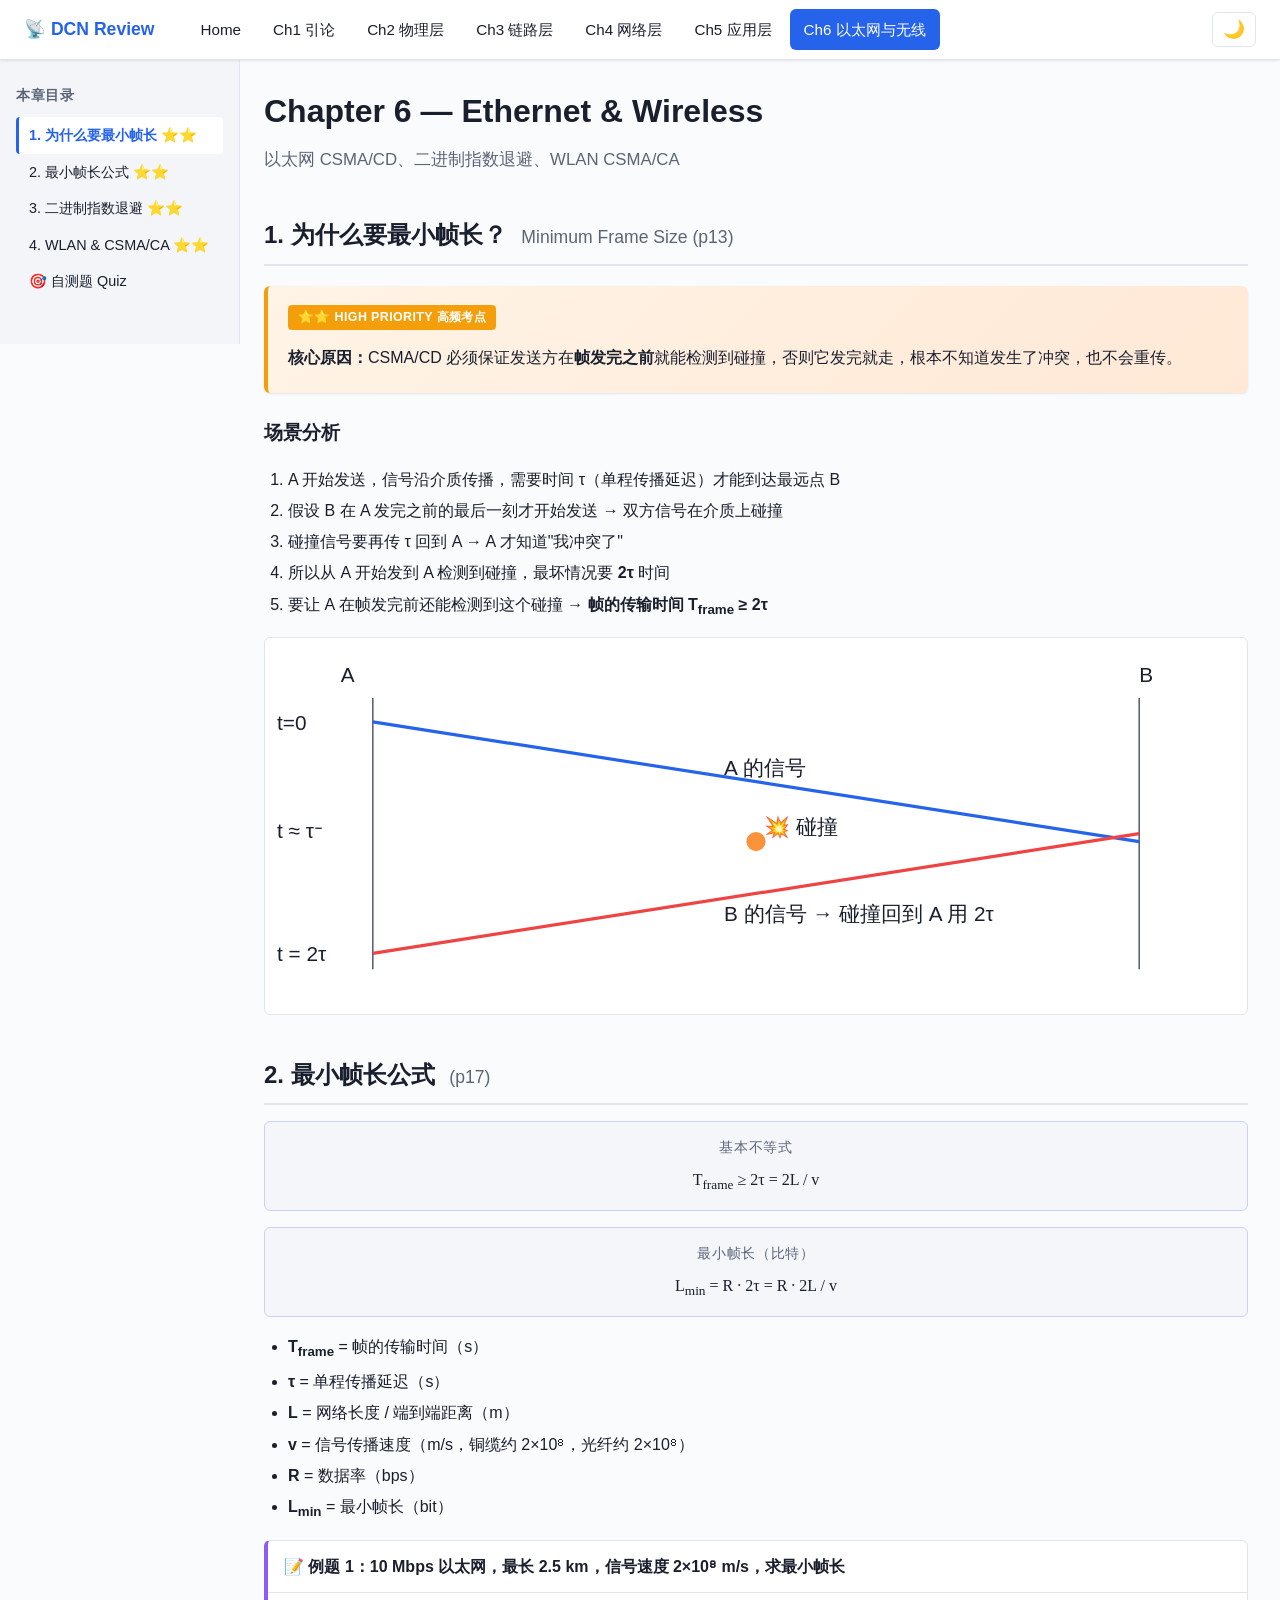
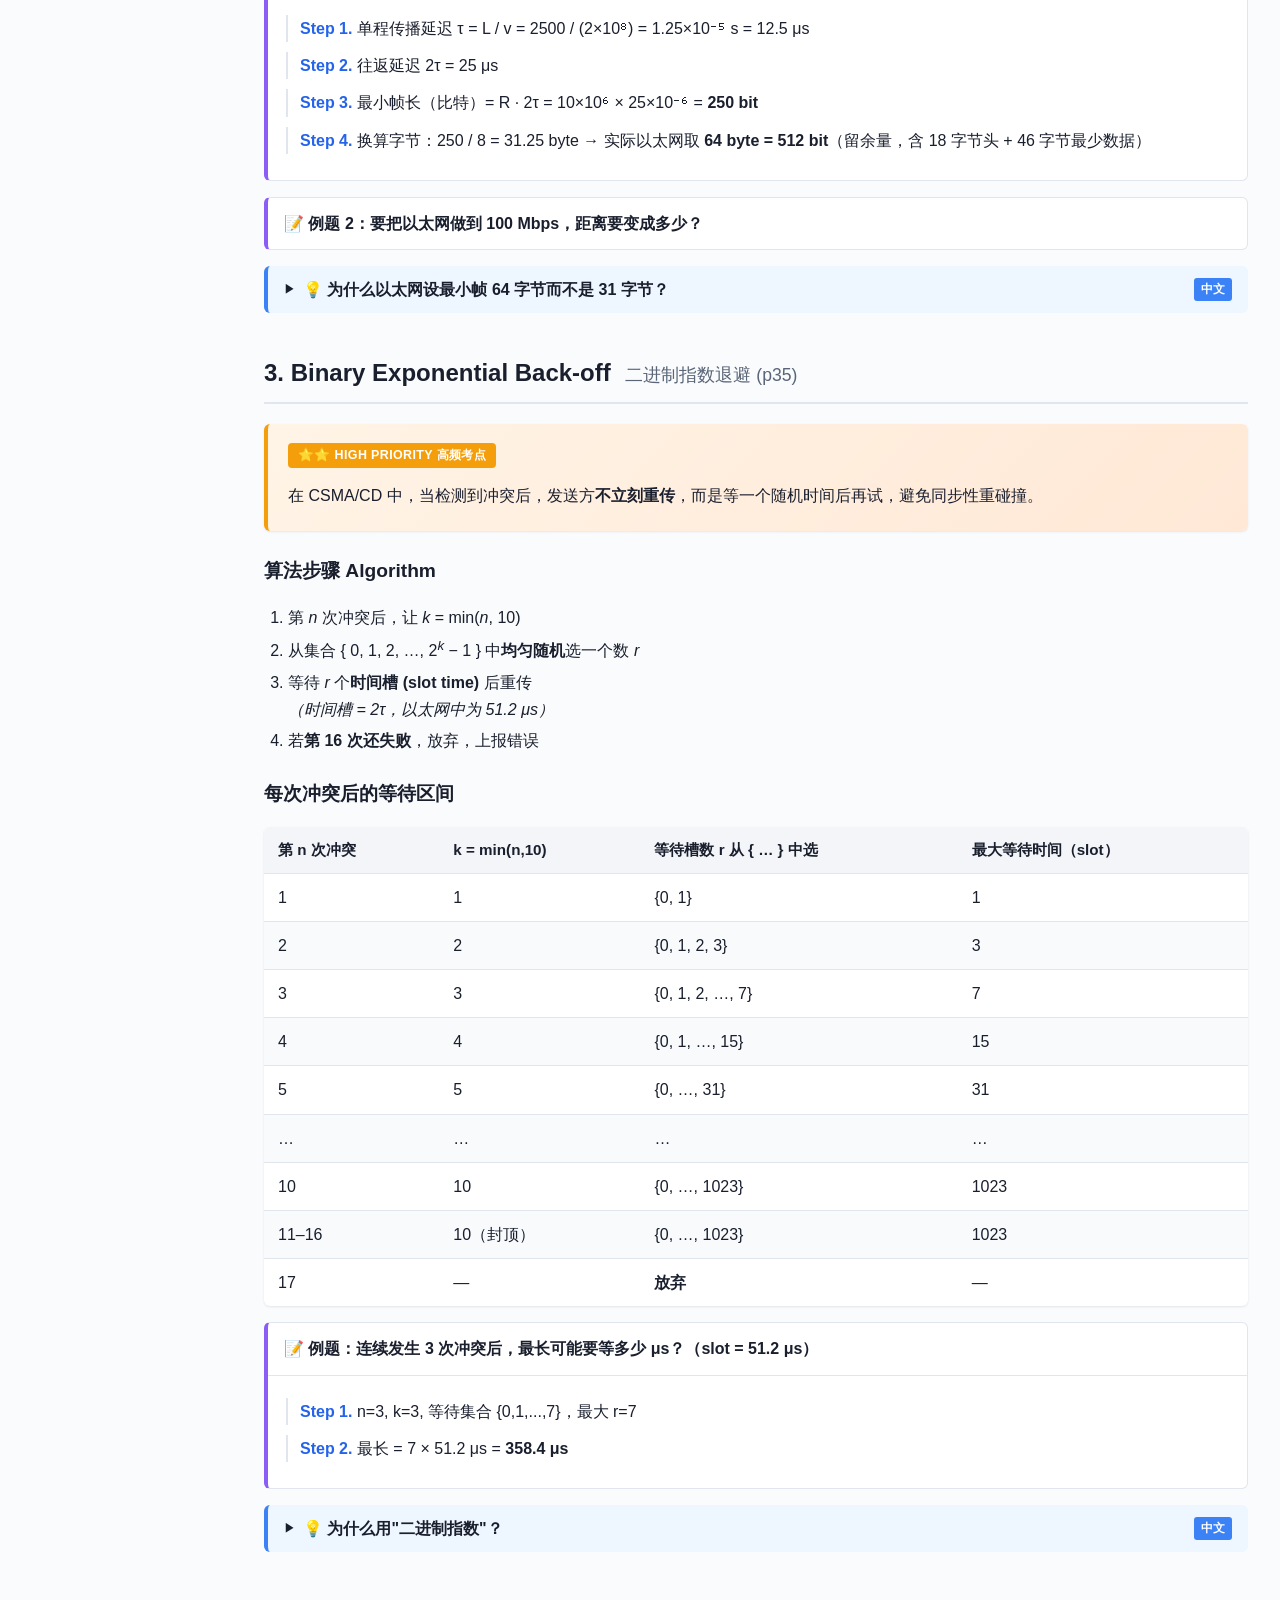
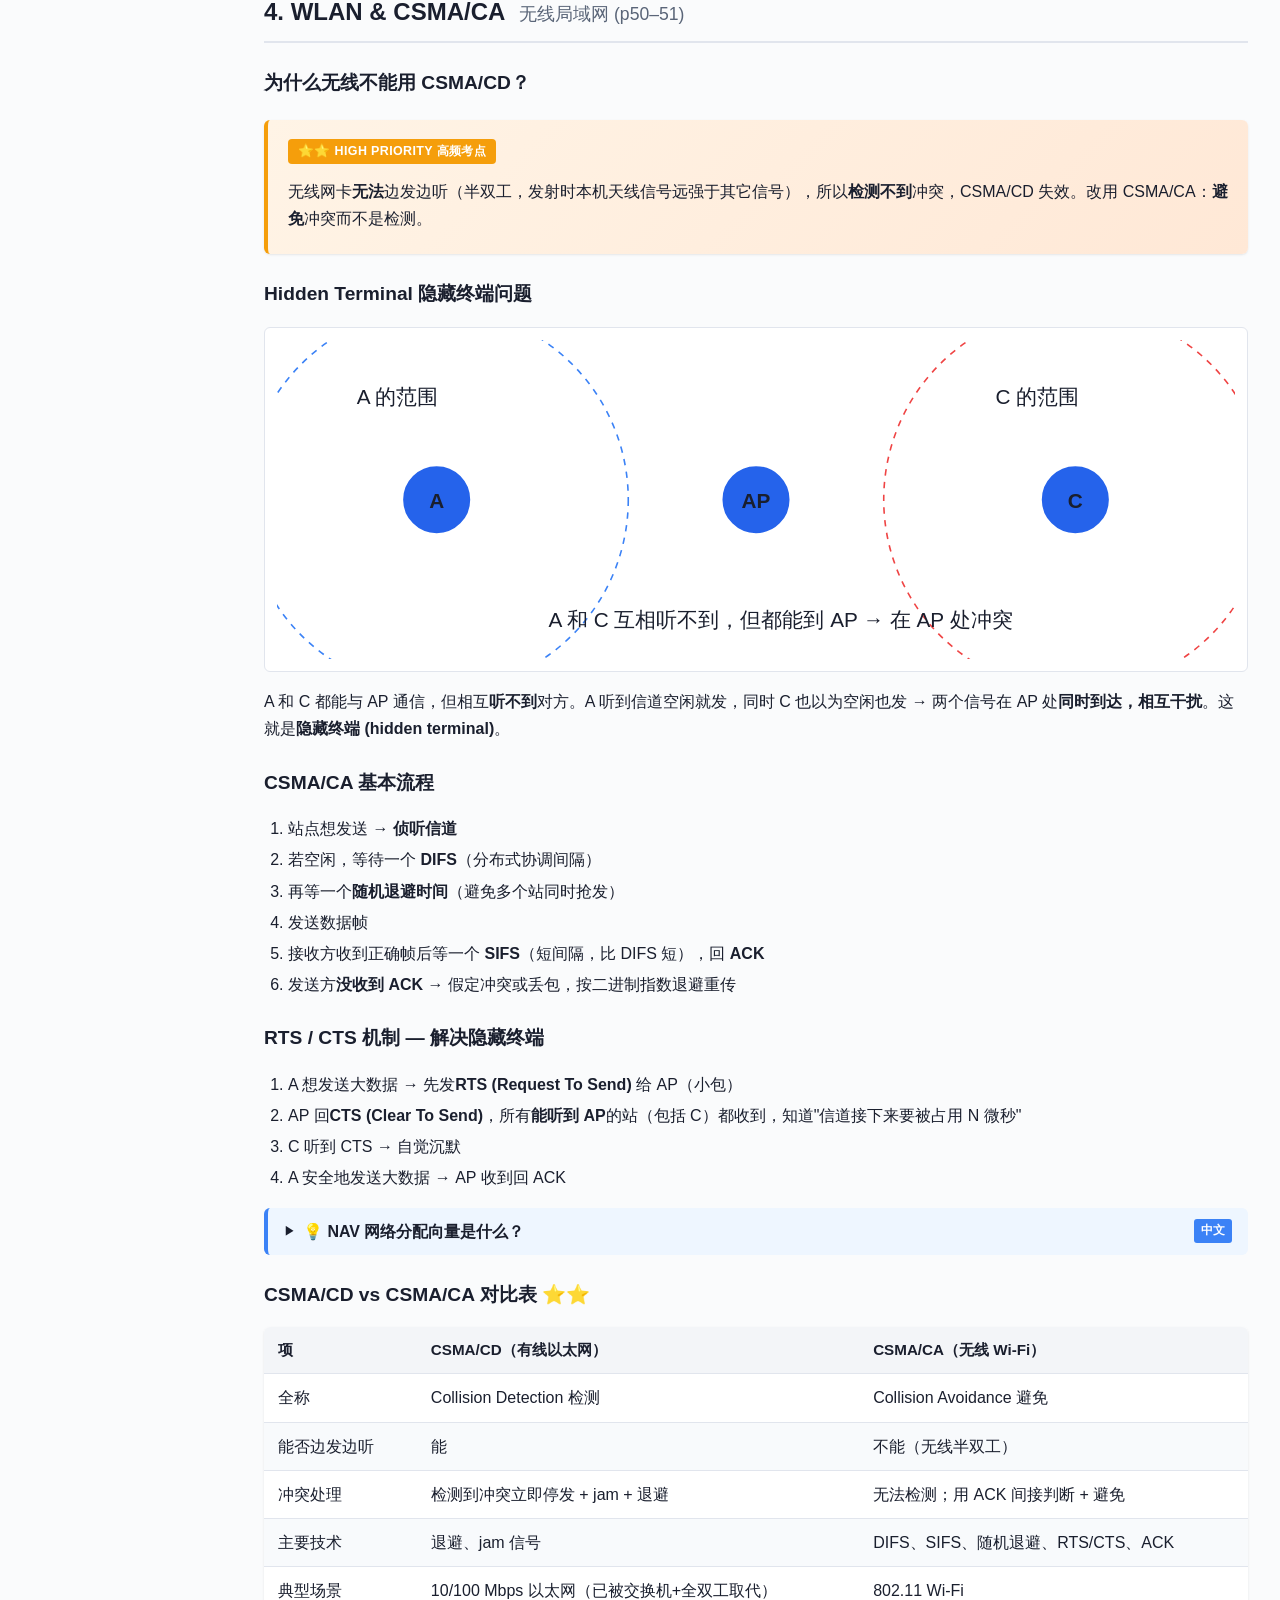
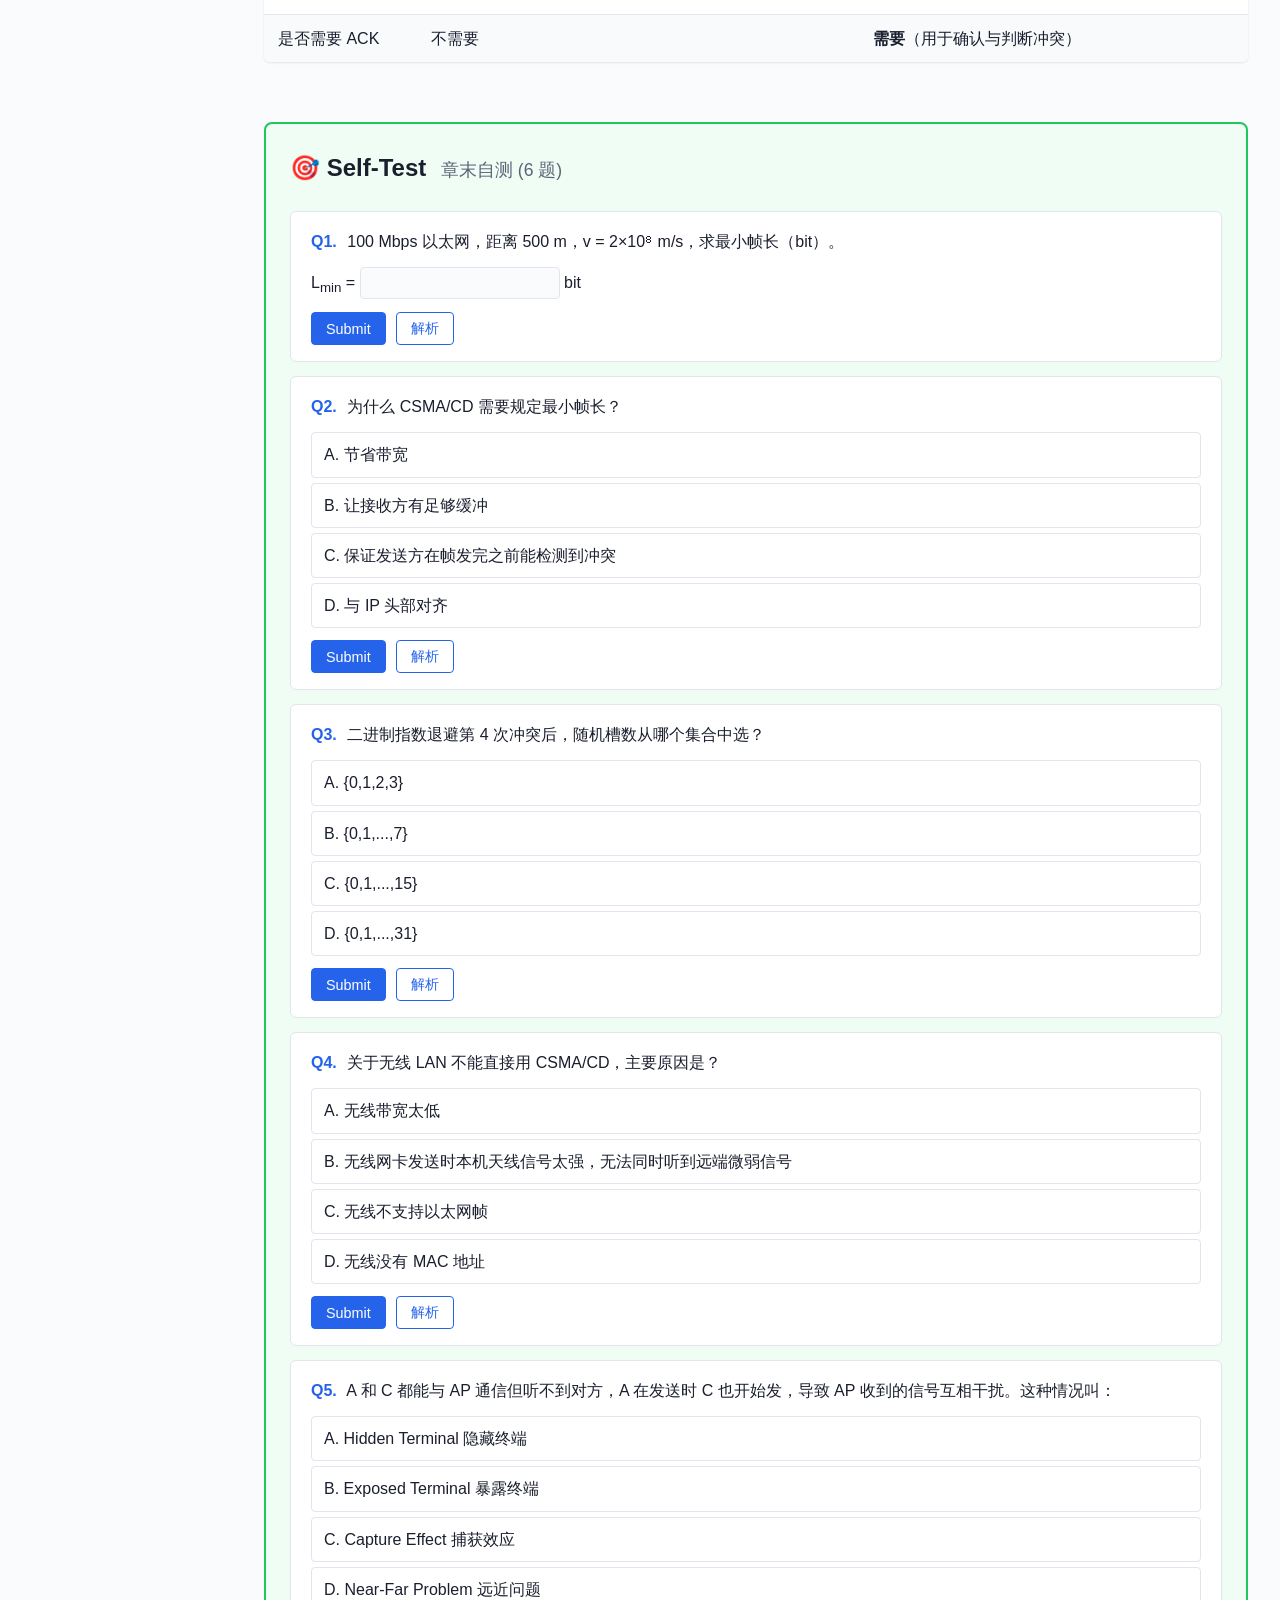
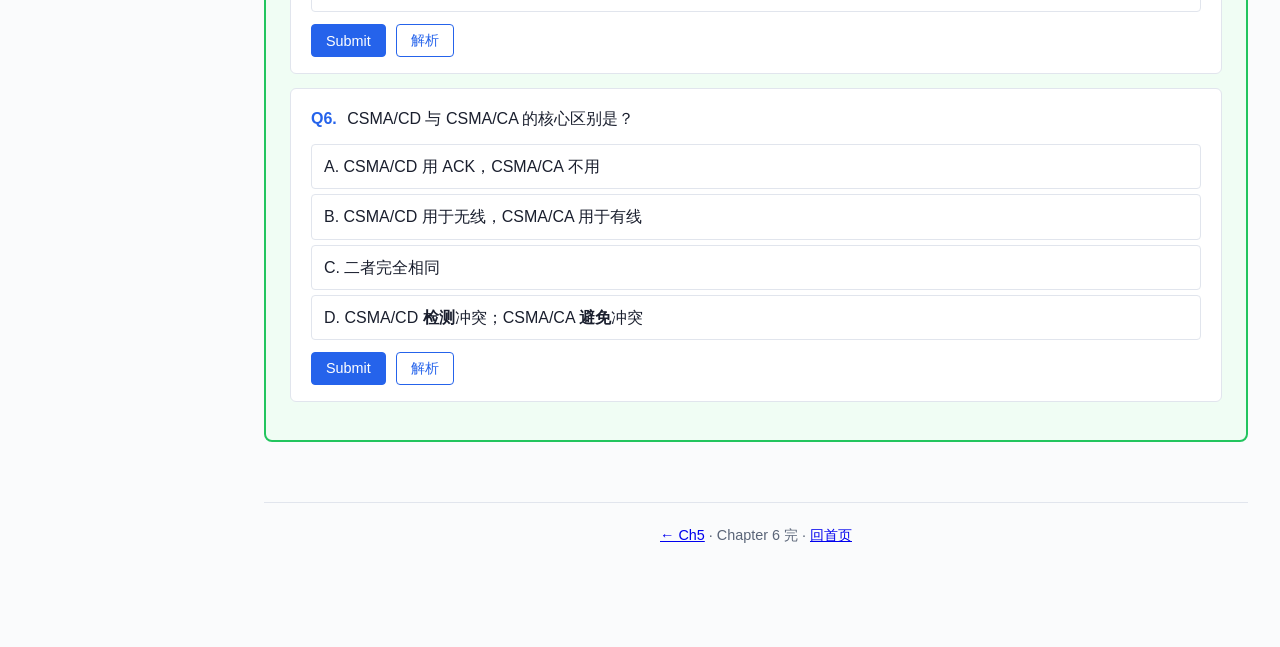
<file: ch6.html>
<!DOCTYPE html>
<html lang="zh-CN">
<head>
<meta charset="UTF-8">
<meta name="viewport" content="width=device-width, initial-scale=1.0">
<title>Ch6 以太网与无线 | DCN Review</title>
<link rel="stylesheet" href="assets/styles.css">
</head>
<body>

<nav class="topnav">
  <a href="index.html" class="brand">📡 DCN Review</a>
  <div class="nav-links">
    <a href="index.html">Home</a>
    <a href="ch1.html">Ch1 引论</a>
    <a href="ch2.html">Ch2 物理层</a>
    <a href="ch3.html">Ch3 链路层</a>
    <a href="ch4.html">Ch4 网络层</a>
    <a href="ch5.html">Ch5 应用层</a>
    <a href="ch6.html">Ch6 以太网与无线</a>
  </div>
  <button class="theme-toggle">🌙</button>
</nav>

<div class="layout">
  <aside class="sidebar">
    <h3>本章目录</h3>
    <ul>
      <li><a href="#why-min">1. 为什么要最小帧长 ⭐⭐</a></li>
      <li><a href="#formula">2. 最小帧长公式 ⭐⭐</a></li>
      <li><a href="#backoff">3. 二进制指数退避 ⭐⭐</a></li>
      <li><a href="#wlan">4. WLAN &amp; CSMA/CA ⭐⭐</a></li>
      <li><a href="#quiz">🎯 自测题 Quiz</a></li>
    </ul>
  </aside>

  <main class="main">
    <h1>Chapter 6 — Ethernet &amp; Wireless</h1>
    <p class="subtitle">以太网 CSMA/CD、二进制指数退避、WLAN CSMA/CA</p>

    <!-- ============================================================
         1. Why minimum frame size
         ============================================================ -->
    <section id="why-min">
      <h2>1. 为什么要最小帧长？ <span class="cn">Minimum Frame Size (p13)</span></h2>

      <div class="exam-key double">
        <p><strong>核心原因：</strong>CSMA/CD 必须保证发送方在<strong>帧发完之前</strong>就能检测到碰撞，否则它发完就走，根本不知道发生了冲突，也不会重传。</p>
      </div>

      <h3>场景分析</h3>
      <ol>
        <li>A 开始发送，信号沿介质传播，需要时间 τ（单程传播延迟）才能到达最远点 B</li>
        <li>假设 B 在 A 发完之前的最后一刻才开始发送 → 双方信号在介质上碰撞</li>
        <li>碰撞信号要再传 τ 回到 A → A 才知道"我冲突了"</li>
        <li>所以从 A 开始发到 A 检测到碰撞，最坏情况要 <strong>2τ</strong> 时间</li>
        <li>要让 A 在帧发完前还能检测到这个碰撞 → <strong>帧的传输时间 T<sub>frame</sub> ≥ 2τ</strong></li>
      </ol>

      <svg class="diagram" viewBox="0 0 600 220" xmlns="http://www.w3.org/2000/svg">
        <text x="40" y="20">A</text>
        <text x="540" y="20">B</text>
        <line class="axis" x1="60" y1="30" x2="60" y2="200"/>
        <line class="axis" x1="540" y1="30" x2="540" y2="200"/>

        <!-- A starts sending at t=0 -->
        <text x="0" y="50" font-size="11">t=0</text>
        <line x1="60" y1="45" x2="540" y2="120" stroke="#2563eb" stroke-width="2"/>
        <text x="280" y="78" font-size="11" fill="#2563eb">A 的信号</text>

        <!-- B starts just before A's signal arrives at t=τ-ε -->
        <text x="0" y="118" font-size="11">t ≈ τ⁻</text>
        <line x1="540" y1="115" x2="60" y2="190" stroke="#ef4444" stroke-width="2"/>
        <text x="280" y="170" font-size="11" fill="#ef4444">B 的信号 → 碰撞回到 A 用 2τ</text>

        <!-- collision marker -->
        <circle cx="300" cy="120" r="6" fill="#fb923c"/>
        <text x="305" y="115" font-size="10" fill="#c2410c">💥 碰撞</text>

        <text x="0" y="195" font-size="11">t = 2τ</text>
      </svg>
    </section>

    <!-- ============================================================
         2. Minimum frame size formula
         ============================================================ -->
    <section id="formula">
      <h2>2. 最小帧长公式 <span class="cn">(p17)</span></h2>

      <div class="formula">
        <span class="formula-label">基本不等式</span>
        T<sub>frame</sub> ≥ 2τ = 2L / v
      </div>

      <div class="formula">
        <span class="formula-label">最小帧长（比特）</span>
        L<sub>min</sub> = R · 2τ = R · 2L / v
      </div>

      <ul>
        <li><strong>T<sub>frame</sub></strong> = 帧的传输时间（s）</li>
        <li><strong>τ</strong> = 单程传播延迟（s）</li>
        <li><strong>L</strong> = 网络长度 / 端到端距离（m）</li>
        <li><strong>v</strong> = 信号传播速度（m/s，铜缆约 2×10⁸，光纤约 2×10⁸）</li>
        <li><strong>R</strong> = 数据率（bps）</li>
        <li><strong>L<sub>min</sub></strong> = 最小帧长（bit）</li>
      </ul>

      <details class="example" open>
        <summary>例题 1：10 Mbps 以太网，最长 2.5 km，信号速度 2×10⁸ m/s，求最小帧长</summary>
        <div>
          <div class="step">
            <span class="step-label">Step 1.</span> 单程传播延迟 τ = L / v = 2500 / (2×10⁸) = 1.25×10⁻⁵ s = 12.5 μs
          </div>
          <div class="step">
            <span class="step-label">Step 2.</span> 往返延迟 2τ = 25 μs
          </div>
          <div class="step">
            <span class="step-label">Step 3.</span> 最小帧长（比特）= R · 2τ = 10×10⁶ × 25×10⁻⁶ = <strong>250 bit</strong>
          </div>
          <div class="step">
            <span class="step-label">Step 4.</span> 换算字节：250 / 8 = 31.25 byte → 实际以太网取 <strong>64 byte = 512 bit</strong>（留余量，含 18 字节头 + 46 字节最少数据）
          </div>
        </div>
      </details>

      <details class="example">
        <summary>例题 2：要把以太网做到 100 Mbps，距离要变成多少？</summary>
        <div>
          <div class="step">
            <span class="step-label">分析：</span> R 增大 10 倍，要保持 L<sub>min</sub>=512 bit，则 2τ 缩小 10 倍 → 距离 L 缩小 10 倍 → 250 m
          </div>
          <div class="step">
            <span class="step-label">结论：</span> 100Base-T 的网段长度被限制在约 100 m（实际还要更短）。这就是<strong>更高速以太网必须降级网段长度</strong>的物理原因。
          </div>
        </div>
      </details>

      <details class="cn-note">
        <summary>💡 为什么以太网设最小帧 64 字节而不是 31 字节？<span class="badge-cn">中文</span></summary>
        <div>
          <p>上面算出"理论"最小 250 bit ≈ 32 字节，但 IEEE 802.3 规定 64 字节 = 512 bit。多出来的余量是为：</p>
          <ul>
            <li>中继器/集线器的处理延迟（每个都让 2τ 增大）</li>
            <li>同轴电缆比纯铜慢一点</li>
            <li>给标准留弹性，便于未来扩展</li>
          </ul>
          <p>所以记住：<strong>以太网最小帧 = 64 字节 = 512 bit</strong>。</p>
        </div>
      </details>
    </section>

    <!-- ============================================================
         3. Binary Exponential Backoff
         ============================================================ -->
    <section id="backoff">
      <h2>3. Binary Exponential Back-off <span class="cn">二进制指数退避 (p35)</span></h2>

      <div class="exam-key double">
        <p>在 CSMA/CD 中，当检测到冲突后，发送方<strong>不立刻重传</strong>，而是等一个随机时间后再试，避免同步性重碰撞。</p>
      </div>

      <h3>算法步骤 Algorithm</h3>
      <ol>
        <li>第 <em>n</em> 次冲突后，让 <em>k</em> = min(<em>n</em>, 10)</li>
        <li>从集合 { 0, 1, 2, …, 2<sup><em>k</em></sup> − 1 } 中<strong>均匀随机</strong>选一个数 <em>r</em></li>
        <li>等待 <em>r</em> 个<strong>时间槽 (slot time)</strong> 后重传<br>
        <em>（时间槽 = 2τ，以太网中为 51.2 μs）</em></li>
        <li>若<strong>第 16 次还失败</strong>，放弃，上报错误</li>
      </ol>

      <h3>每次冲突后的等待区间</h3>
      <table>
        <thead><tr><th>第 n 次冲突</th><th>k = min(n,10)</th><th>等待槽数 r 从 { … } 中选</th><th>最大等待时间（slot）</th></tr></thead>
        <tbody>
          <tr><td>1</td><td>1</td><td>{0, 1}</td><td>1</td></tr>
          <tr><td>2</td><td>2</td><td>{0, 1, 2, 3}</td><td>3</td></tr>
          <tr><td>3</td><td>3</td><td>{0, 1, 2, …, 7}</td><td>7</td></tr>
          <tr><td>4</td><td>4</td><td>{0, 1, …, 15}</td><td>15</td></tr>
          <tr><td>5</td><td>5</td><td>{0, …, 31}</td><td>31</td></tr>
          <tr><td>…</td><td>…</td><td>…</td><td>…</td></tr>
          <tr><td>10</td><td>10</td><td>{0, …, 1023}</td><td>1023</td></tr>
          <tr><td>11–16</td><td>10（封顶）</td><td>{0, …, 1023}</td><td>1023</td></tr>
          <tr><td>17</td><td>—</td><td><strong>放弃</strong></td><td>—</td></tr>
        </tbody>
      </table>

      <details class="example" open>
        <summary>例题：连续发生 3 次冲突后，最长可能要等多少 μs？（slot = 51.2 μs）</summary>
        <div>
          <div class="step"><span class="step-label">Step 1.</span> n=3, k=3, 等待集合 {0,1,...,7}，最大 r=7</div>
          <div class="step"><span class="step-label">Step 2.</span> 最长 = 7 × 51.2 μs = <strong>358.4 μs</strong></div>
        </div>
      </details>

      <details class="cn-note">
        <summary>💡 为什么用"二进制指数"？<span class="badge-cn">中文</span></summary>
        <div>
          <p>设想 N 个站同时想发：</p>
          <ul>
            <li>第一次冲突，每个站从 {0,1} 随机选 → 仍有 50% 概率再次冲撞</li>
            <li>下一次区间扩大到 {0,1,2,3}，冲突概率降到 25%</li>
            <li>区间指数级扩大 → 冲突概率指数级下降</li>
          </ul>
          <p>这种自适应让网络在<strong>低负载时延迟低</strong>（区间小，几乎立刻重传），在<strong>高负载时也不爆炸</strong>（区间扩大避免持续冲突），是个非常优雅的退避机制。</p>
        </div>
      </details>
    </section>

    <!-- ============================================================
         4. WLAN & CSMA/CA
         ============================================================ -->
    <section id="wlan">
      <h2>4. WLAN &amp; CSMA/CA <span class="cn">无线局域网 (p50–51)</span></h2>

      <h3>为什么无线不能用 CSMA/CD？</h3>
      <div class="exam-key double">
        <p>无线网卡<strong>无法</strong>边发边听（半双工，发射时本机天线信号远强于其它信号），所以<strong>检测不到</strong>冲突，CSMA/CD 失效。改用 CSMA/CA：<strong>避免</strong>冲突而不是检测。</p>
      </div>

      <h3>Hidden Terminal 隐藏终端问题</h3>
      <svg class="diagram" viewBox="0 0 600 200" xmlns="http://www.w3.org/2000/svg">
        <circle class="node" cx="100" cy="100" r="22"/><text x="100" y="105" text-anchor="middle" fill="white" font-weight="bold">A</text>
        <circle class="node" cx="300" cy="100" r="22" fill="#22c55e"/><text x="300" y="105" text-anchor="middle" fill="white" font-weight="bold">AP</text>
        <circle class="node" cx="500" cy="100" r="22"/><text x="500" y="105" text-anchor="middle" fill="white" font-weight="bold">C</text>
        <!-- range circles -->
        <circle cx="100" cy="100" r="120" fill="none" stroke="#3b82f6" stroke-dasharray="4,4"/>
        <circle cx="500" cy="100" r="120" fill="none" stroke="#ef4444" stroke-dasharray="4,4"/>
        <text x="50" y="40" font-size="11" fill="#2563eb">A 的范围</text>
        <text x="450" y="40" font-size="11" fill="#dc2626">C 的范围</text>
        <text x="170" y="180" font-size="11">A 和 C 互相听不到，但都能到 AP → 在 AP 处冲突</text>
      </svg>
      <p>A 和 C 都能与 AP 通信，但相互<strong>听不到</strong>对方。A 听到信道空闲就发，同时 C 也以为空闲也发 → 两个信号在 AP 处<strong>同时到达，相互干扰</strong>。这就是<strong>隐藏终端 (hidden terminal)</strong>。</p>

      <h3>CSMA/CA 基本流程</h3>
      <ol>
        <li>站点想发送 → <strong>侦听信道</strong></li>
        <li>若空闲，等待一个 <strong>DIFS</strong>（分布式协调间隔）</li>
        <li>再等一个<strong>随机退避时间</strong>（避免多个站同时抢发）</li>
        <li>发送数据帧</li>
        <li>接收方收到正确帧后等一个 <strong>SIFS</strong>（短间隔，比 DIFS 短），回 <strong>ACK</strong></li>
        <li>发送方<strong>没收到 ACK</strong> → 假定冲突或丢包，按二进制指数退避重传</li>
      </ol>

      <h3>RTS / CTS 机制 — 解决隐藏终端</h3>
      <ol>
        <li>A 想发送大数据 → 先发<strong>RTS (Request To Send)</strong> 给 AP（小包）</li>
        <li>AP 回<strong>CTS (Clear To Send)</strong>，所有<strong>能听到 AP</strong>的站（包括 C）都收到，知道"信道接下来要被占用 N 微秒"</li>
        <li>C 听到 CTS → 自觉沉默</li>
        <li>A 安全地发送大数据 → AP 收到回 ACK</li>
      </ol>

      <details class="cn-note">
        <summary>💡 NAV 网络分配向量是什么？<span class="badge-cn">中文</span></summary>
        <div>
          <p>RTS 和 CTS 包里都含有"接下来要占用信道多久"的字段。听到的站把这个时长写进自己的 <strong>NAV (Network Allocation Vector)</strong> 计时器，期间即使本地侦听信道空闲，也<strong>不发</strong>。这叫"虚拟载波侦听"，配合物理载波侦听一起判断信道是否可用。</p>
        </div>
      </details>

      <h3>CSMA/CD vs CSMA/CA 对比表 ⭐⭐</h3>
      <table>
        <thead><tr><th>项</th><th>CSMA/CD（有线以太网）</th><th>CSMA/CA（无线 Wi-Fi）</th></tr></thead>
        <tbody>
          <tr><td>全称</td><td>Collision Detection 检测</td><td>Collision Avoidance 避免</td></tr>
          <tr><td>能否边发边听</td><td>能</td><td>不能（无线半双工）</td></tr>
          <tr><td>冲突处理</td><td>检测到冲突立即停发 + jam + 退避</td><td>无法检测；用 ACK 间接判断 + 避免</td></tr>
          <tr><td>主要技术</td><td>退避、jam 信号</td><td>DIFS、SIFS、随机退避、RTS/CTS、ACK</td></tr>
          <tr><td>典型场景</td><td>10/100 Mbps 以太网（已被交换机+全双工取代）</td><td>802.11 Wi-Fi</td></tr>
          <tr><td>是否需要 ACK</td><td>不需要</td><td><strong>需要</strong>（用于确认与判断冲突）</td></tr>
        </tbody>
      </table>
    </section>

    <!-- ============================================================
         Quiz
         ============================================================ -->
    <section id="quiz" class="quiz-section">
      <h2>🎯 Self-Test <span class="cn">章末自测 (6 题)</span></h2>

      <div class="quiz-q" data-type="blank" data-answer="500|500bit">
        <p class="q-stem"><span class="q-num">Q1.</span> 100 Mbps 以太网，距离 500 m，v = 2×10⁸ m/s，求最小帧长（bit）。</p>
        <div class="q-blank">L<sub>min</sub> = <input type="text"> bit</div>
        <div class="q-actions"><button class="btn-submit">Submit</button><button class="btn-explain secondary">解析</button></div>
        <p class="q-feedback" style="display:none"></p>
        <div class="q-explain" style="display:none">
          τ = 500 / 2×10⁸ = 2.5 μs；2τ = 5 μs<br>
          L<sub>min</sub> = R · 2τ = 100×10⁶ × 5×10⁻⁶ = <strong>500 bit</strong>
        </div>
      </div>

      <div class="quiz-q" data-type="mc" data-answer="2">
        <p class="q-stem"><span class="q-num">Q2.</span> 为什么 CSMA/CD 需要规定最小帧长？</p>
        <ul class="q-options">
          <li>A. 节省带宽</li>
          <li>B. 让接收方有足够缓冲</li>
          <li>C. 保证发送方在帧发完之前能检测到冲突</li>
          <li>D. 与 IP 头部对齐</li>
        </ul>
        <div class="q-actions"><button class="btn-submit">Submit</button><button class="btn-explain secondary">解析</button></div>
        <div class="q-explain" style="display:none"><strong>C.</strong> 若帧太短，发送方发完后才"听到"远端的冲突回波，已经无法重传该帧。</div>
      </div>

      <div class="quiz-q" data-type="mc" data-answer="2">
        <p class="q-stem"><span class="q-num">Q3.</span> 二进制指数退避第 4 次冲突后，随机槽数从哪个集合中选？</p>
        <ul class="q-options">
          <li>A. {0,1,2,3}</li>
          <li>B. {0,1,...,7}</li>
          <li>C. {0,1,...,15}</li>
          <li>D. {0,1,...,31}</li>
        </ul>
        <div class="q-actions"><button class="btn-submit">Submit</button><button class="btn-explain secondary">解析</button></div>
        <div class="q-explain" style="display:none"><strong>C.</strong> 第 n 次冲突，k=min(n,10)，区间是 {0,...,2<sup>k</sup>-1}。n=4 → 2⁴=16 → {0,1,...,15}。</div>
      </div>

      <div class="quiz-q" data-type="mc" data-answer="1">
        <p class="q-stem"><span class="q-num">Q4.</span> 关于无线 LAN 不能直接用 CSMA/CD，主要原因是？</p>
        <ul class="q-options">
          <li>A. 无线带宽太低</li>
          <li>B. 无线网卡发送时本机天线信号太强，无法同时听到远端微弱信号</li>
          <li>C. 无线不支持以太网帧</li>
          <li>D. 无线没有 MAC 地址</li>
        </ul>
        <div class="q-actions"><button class="btn-submit">Submit</button><button class="btn-explain secondary">解析</button></div>
        <div class="q-explain" style="display:none"><strong>B.</strong> 无线收发同频段，发的时候听不到别人。所以改用 CSMA/CA 主动避免冲突，并用 ACK 确认。</div>
      </div>

      <div class="quiz-q" data-type="mc" data-answer="0">
        <p class="q-stem"><span class="q-num">Q5.</span> A 和 C 都能与 AP 通信但听不到对方，A 在发送时 C 也开始发，导致 AP 收到的信号互相干扰。这种情况叫：</p>
        <ul class="q-options">
          <li>A. Hidden Terminal 隐藏终端</li>
          <li>B. Exposed Terminal 暴露终端</li>
          <li>C. Capture Effect 捕获效应</li>
          <li>D. Near-Far Problem 远近问题</li>
        </ul>
        <div class="q-actions"><button class="btn-submit">Submit</button><button class="btn-explain secondary">解析</button></div>
        <div class="q-explain" style="display:none"><strong>A.</strong> 隐藏终端：两站对 AP 都可见但相互"看不见"。RTS/CTS 机制就是为解决这个问题设计的。</div>
      </div>

      <div class="quiz-q" data-type="mc" data-answer="3">
        <p class="q-stem"><span class="q-num">Q6.</span> CSMA/CD 与 CSMA/CA 的核心区别是？</p>
        <ul class="q-options">
          <li>A. CSMA/CD 用 ACK，CSMA/CA 不用</li>
          <li>B. CSMA/CD 用于无线，CSMA/CA 用于有线</li>
          <li>C. 二者完全相同</li>
          <li>D. CSMA/CD <strong>检测</strong>冲突；CSMA/CA <strong>避免</strong>冲突</li>
        </ul>
        <div class="q-actions"><button class="btn-submit">Submit</button><button class="btn-explain secondary">解析</button></div>
        <div class="q-explain" style="display:none">
          <strong>D.</strong> CD = Collision Detection（事后检测），CA = Collision Avoidance（事前避免）。无线无法边发边听，所以只能"避免"。同时 CSMA/CA 需要 ACK 来间接判断冲突，CSMA/CD 不需要。
        </div>
      </div>
    </section>

    <footer><a href="ch5.html">← Ch5</a> · Chapter 6 完 · <a href="index.html">回首页</a></footer>
  </main>
</div>

<script src="assets/script.js"></script>
</body>
</html>
</file>
<file: assets/styles.css>
/* ============================================================
   DCN Final Review — Shared Styles
   ============================================================ */

:root {
  --bg: #fafbfc;
  --bg-elev: #ffffff;
  --bg-sidebar: #f3f5f8;
  --text: #1a1f2e;
  --text-muted: #5a6578;
  --border: #e1e5ed;
  --accent: #2563eb;
  --accent-hover: #1e40af;
  --exam-bg: linear-gradient(135deg, #fff4e6 0%, #ffe8d6 100%);
  --exam-border: #f59e0b;
  --exam-text: #92400e;
  --formula-bg: #f4f6fa;
  --formula-border: #c7d2fe;
  --cn-bg: #eef6ff;
  --cn-border: #3b82f6;
  --code-bg: #1e293b;
  --code-text: #e2e8f0;
  --quiz-bg: #f0fdf4;
  --quiz-border: #22c55e;
  --table-stripe: #f8fafc;
  --shadow: 0 1px 3px rgba(0,0,0,0.06), 0 1px 2px rgba(0,0,0,0.04);
}

[data-theme="dark"] {
  --bg: #0f172a;
  --bg-elev: #1e293b;
  --bg-sidebar: #1a2332;
  --text: #e2e8f0;
  --text-muted: #94a3b8;
  --border: #334155;
  --accent: #60a5fa;
  --accent-hover: #93c5fd;
  --exam-bg: linear-gradient(135deg, #451a03 0%, #3f1d0f 100%);
  --exam-border: #fb923c;
  --exam-text: #fbbf24;
  --formula-bg: #1e293b;
  --formula-border: #475569;
  --cn-bg: #1e3a5f;
  --cn-border: #60a5fa;
  --code-bg: #020617;
  --code-text: #f1f5f9;
  --quiz-bg: #0a2e1f;
  --quiz-border: #34d399;
  --table-stripe: #1e293b;
  --shadow: 0 1px 3px rgba(0,0,0,0.4), 0 1px 2px rgba(0,0,0,0.3);
}

* { box-sizing: border-box; }

html { scroll-behavior: smooth; scroll-padding-top: 70px; }

body {
  margin: 0;
  font-family: -apple-system, "Segoe UI", "PingFang SC", "Microsoft YaHei", Roboto, Helvetica, Arial, sans-serif;
  background: var(--bg);
  color: var(--text);
  line-height: 1.7;
  transition: background 0.2s, color 0.2s;
}

/* ============================================================
   Top Navigation
   ============================================================ */
.topnav {
  position: fixed;
  top: 0; left: 0; right: 0;
  height: 60px;
  background: var(--bg-elev);
  border-bottom: 1px solid var(--border);
  display: flex;
  align-items: center;
  padding: 0 24px;
  z-index: 100;
  box-shadow: var(--shadow);
}
.topnav .brand {
  font-weight: 700;
  font-size: 1.1rem;
  color: var(--accent);
  margin-right: 32px;
  text-decoration: none;
}
.topnav .brand:hover { color: var(--accent-hover); }
.topnav .nav-links {
  display: flex;
  gap: 4px;
  flex: 1;
  flex-wrap: wrap;
}
.topnav .nav-links a {
  padding: 8px 14px;
  border-radius: 6px;
  color: var(--text);
  text-decoration: none;
  font-size: 0.95rem;
  transition: background 0.15s;
}
.topnav .nav-links a:hover { background: var(--bg-sidebar); }
.topnav .nav-links a.active {
  background: var(--accent);
  color: white;
}
.theme-toggle {
  background: none;
  border: 1px solid var(--border);
  border-radius: 6px;
  padding: 6px 10px;
  cursor: pointer;
  font-size: 1.1rem;
  color: var(--text);
}
.theme-toggle:hover { background: var(--bg-sidebar); }

/* ============================================================
   Layout (Sidebar + Main)
   ============================================================ */
.layout {
  display: grid;
  grid-template-columns: 240px 1fr;
  max-width: 1400px;
  margin: 0 auto;
  padding-top: 60px;
  gap: 24px;
}

.sidebar {
  position: sticky;
  top: 60px;
  align-self: start;
  max-height: calc(100vh - 60px);
  overflow-y: auto;
  padding: 24px 16px;
  background: var(--bg-sidebar);
  border-right: 1px solid var(--border);
}
.sidebar h3 {
  font-size: 0.85rem;
  text-transform: uppercase;
  letter-spacing: 0.05em;
  color: var(--text-muted);
  margin: 0 0 10px 0;
}
.sidebar ul {
  list-style: none;
  padding: 0;
  margin: 0 0 20px 0;
}
.sidebar a {
  display: block;
  padding: 6px 10px;
  border-radius: 4px;
  color: var(--text);
  text-decoration: none;
  font-size: 0.9rem;
  border-left: 3px solid transparent;
  transition: background 0.15s, border-color 0.15s;
}
.sidebar a:hover {
  background: var(--bg-elev);
  border-left-color: var(--accent);
}
.sidebar a.toc-active {
  background: var(--bg-elev);
  border-left-color: var(--accent);
  color: var(--accent);
  font-weight: 600;
}

.main {
  padding: 24px 32px 80px 0;
  min-width: 0;
}
.main h1 {
  margin: 0 0 8px 0;
  font-size: 2rem;
  color: var(--text);
}
.main .subtitle {
  color: var(--text-muted);
  margin: 0 0 32px 0;
  font-size: 1.05rem;
}
.main h2 {
  margin: 40px 0 12px 0;
  padding-bottom: 8px;
  border-bottom: 2px solid var(--border);
  font-size: 1.5rem;
}
.main h2 .cn {
  color: var(--text-muted);
  font-size: 1.1rem;
  font-weight: 500;
  margin-left: 8px;
}
.main h3 {
  margin: 24px 0 10px 0;
  font-size: 1.2rem;
}
.main p { margin: 10px 0; }
.main ul, .main ol { padding-left: 24px; }
.main li { margin: 4px 0; }

/* ============================================================
   Components
   ============================================================ */

/* Exam Key Point Box */
.exam-key {
  background: var(--exam-bg);
  border-left: 4px solid var(--exam-border);
  padding: 16px 20px;
  border-radius: 6px;
  margin: 20px 0;
  position: relative;
  box-shadow: var(--shadow);
}
.exam-key::before {
  content: "⭐ EXAM KEY POINT 考试重点";
  display: inline-block;
  background: var(--exam-border);
  color: white;
  font-weight: 700;
  font-size: 0.78rem;
  padding: 2px 10px;
  border-radius: 4px;
  margin-bottom: 8px;
  letter-spacing: 0.03em;
}
.exam-key.double::before { content: "⭐⭐ HIGH PRIORITY 高频考点"; }
.exam-key p { margin: 6px 0; }

/* Formula Box */
.formula {
  background: var(--formula-bg);
  border: 1px solid var(--formula-border);
  border-radius: 6px;
  padding: 14px 18px;
  margin: 16px 0;
  font-family: "Cambria Math", "Latin Modern Math", "Times New Roman", serif;
  text-align: center;
  overflow-x: auto;
}
.formula-label {
  display: block;
  font-size: 0.85rem;
  color: var(--text-muted);
  margin-bottom: 6px;
  text-transform: uppercase;
  letter-spacing: 0.05em;
}

/* Chinese explanation (collapsible) */
details.cn-note {
  background: var(--cn-bg);
  border-left: 4px solid var(--cn-border);
  border-radius: 6px;
  margin: 14px 0;
  padding: 0;
  overflow: hidden;
}
details.cn-note > summary {
  cursor: pointer;
  padding: 10px 16px;
  font-weight: 600;
  list-style: none;
  user-select: none;
  display: flex;
  align-items: center;
  gap: 8px;
}
details.cn-note > summary::-webkit-details-marker { display: none; }
details.cn-note > summary::before {
  content: "▶";
  font-size: 0.7em;
  transition: transform 0.15s;
}
details.cn-note[open] > summary::before { transform: rotate(90deg); }
details.cn-note > summary .badge-cn {
  background: var(--cn-border);
  color: white;
  font-size: 0.72rem;
  padding: 2px 7px;
  border-radius: 3px;
  margin-left: auto;
}
details.cn-note > div { padding: 0 16px 14px 16px; }
details.cn-note p { margin: 8px 0; }

/* Example (collapsible worked example) */
details.example {
  background: var(--bg-elev);
  border: 1px solid var(--border);
  border-left: 4px solid #8b5cf6;
  border-radius: 6px;
  margin: 16px 0;
  overflow: hidden;
}
details.example > summary {
  cursor: pointer;
  padding: 12px 16px;
  font-weight: 600;
  list-style: none;
  user-select: none;
}
details.example > summary::-webkit-details-marker { display: none; }
details.example > summary::before {
  content: "📝 ";
}
details.example[open] > summary { border-bottom: 1px solid var(--border); }
details.example > div { padding: 12px 18px 16px 18px; }
details.example .step {
  margin: 10px 0;
  padding-left: 12px;
  border-left: 2px solid var(--border);
}
details.example .step-label {
  font-weight: 600;
  color: var(--accent);
}

/* Tables */
table {
  width: 100%;
  border-collapse: collapse;
  margin: 16px 0;
  background: var(--bg-elev);
  box-shadow: var(--shadow);
  border-radius: 6px;
  overflow: hidden;
}
th, td {
  padding: 10px 14px;
  text-align: left;
  border-bottom: 1px solid var(--border);
}
th {
  background: var(--bg-sidebar);
  font-weight: 700;
  color: var(--text);
  font-size: 0.95rem;
}
tbody tr:nth-child(even) { background: var(--table-stripe); }
tbody tr:last-child td { border-bottom: none; }
td code { background: var(--formula-bg); padding: 2px 6px; border-radius: 3px; font-size: 0.9em; }

/* Code blocks */
pre {
  background: var(--code-bg);
  color: var(--code-text);
  padding: 16px 20px;
  border-radius: 6px;
  overflow-x: auto;
  font-family: "Fira Code", "Cascadia Code", Consolas, "Courier New", monospace;
  font-size: 0.9rem;
  line-height: 1.5;
  position: relative;
  margin: 14px 0;
}
pre code { background: none; padding: 0; color: inherit; }
p code, li code {
  background: var(--formula-bg);
  border: 1px solid var(--border);
  padding: 1px 6px;
  border-radius: 3px;
  font-size: 0.92em;
  font-family: "Fira Code", Consolas, monospace;
}
.code-wrap { position: relative; }
.copy-btn {
  position: absolute;
  top: 8px; right: 8px;
  background: rgba(255,255,255,0.1);
  border: 1px solid rgba(255,255,255,0.2);
  color: var(--code-text);
  padding: 4px 10px;
  border-radius: 4px;
  font-size: 0.78rem;
  cursor: pointer;
  font-family: inherit;
}
.copy-btn:hover { background: rgba(255,255,255,0.2); }
.copy-btn.copied { background: #22c55e; border-color: #22c55e; color: white; }

/* SVG diagrams */
.diagram {
  display: block;
  max-width: 100%;
  margin: 16px auto;
  background: var(--bg-elev);
  border: 1px solid var(--border);
  border-radius: 6px;
  padding: 12px;
}
.diagram text { fill: var(--text); font-family: inherit; font-size: 13px; }
.diagram .axis { stroke: var(--text-muted); stroke-width: 1; }
.diagram .signal { fill: none; stroke: var(--accent); stroke-width: 2.5; }
.diagram .signal-alt { fill: none; stroke: #ef4444; stroke-width: 2.5; }
.diagram .grid { stroke: var(--border); stroke-dasharray: 3,3; }
.diagram .node { fill: var(--accent); stroke: var(--bg-elev); stroke-width: 2; }
.diagram .edge { stroke: var(--text-muted); stroke-width: 1.5; fill: none; }

/* Quiz */
.quiz-section {
  margin-top: 60px;
  padding: 24px;
  background: var(--quiz-bg);
  border: 2px solid var(--quiz-border);
  border-radius: 8px;
}
.quiz-section h2 {
  margin-top: 0;
  border: none;
  color: var(--text);
}
.quiz-q {
  background: var(--bg-elev);
  border: 1px solid var(--border);
  border-radius: 6px;
  padding: 16px 20px;
  margin: 14px 0;
}
.quiz-q .q-num { font-weight: 700; color: var(--accent); margin-right: 6px; }
.quiz-q .q-stem { margin: 0 0 12px 0; font-weight: 500; }
.quiz-q .q-options { list-style: none; padding: 0; margin: 0; }
.quiz-q .q-options li {
  padding: 8px 12px;
  margin: 5px 0;
  border: 1px solid var(--border);
  border-radius: 4px;
  cursor: pointer;
  transition: background 0.1s, border-color 0.1s;
}
.quiz-q .q-options li:hover { background: var(--bg-sidebar); border-color: var(--accent); }
.quiz-q .q-options li.selected { background: var(--cn-bg); border-color: var(--cn-border); }
.quiz-q .q-options li.correct { background: #d1fae5; border-color: #10b981; color: #065f46; }
.quiz-q .q-options li.incorrect { background: #fee2e2; border-color: #ef4444; color: #991b1b; }
[data-theme="dark"] .quiz-q .q-options li.correct { background: #064e3b; color: #6ee7b7; }
[data-theme="dark"] .quiz-q .q-options li.incorrect { background: #7f1d1d; color: #fca5a5; }
.quiz-q .q-actions { margin-top: 12px; display: flex; gap: 10px; }
.quiz-q .q-actions button {
  padding: 6px 14px;
  border: 1px solid var(--accent);
  background: var(--accent);
  color: white;
  border-radius: 4px;
  cursor: pointer;
  font-size: 0.9rem;
}
.quiz-q .q-actions button.secondary {
  background: transparent;
  color: var(--accent);
}
.quiz-q .q-actions button:hover:not(:disabled) { background: var(--accent-hover); }
.quiz-q .q-actions button.secondary:hover:not(:disabled) { background: var(--bg-sidebar); }
.quiz-q .q-actions button:disabled { opacity: 0.5; cursor: not-allowed; }
.quiz-q .q-explain {
  margin-top: 12px;
  padding: 12px;
  background: var(--cn-bg);
  border-left: 3px solid var(--cn-border);
  border-radius: 4px;
  font-size: 0.92rem;
}
.quiz-q .q-explain strong { color: var(--cn-border); }
.quiz-q .q-blank input {
  padding: 6px 10px;
  font-size: 1rem;
  border: 1px solid var(--border);
  background: var(--bg);
  color: var(--text);
  border-radius: 4px;
  font-family: inherit;
  width: 200px;
}

/* Cards (index page) */
.cards {
  display: grid;
  grid-template-columns: repeat(auto-fit, minmax(280px, 1fr));
  gap: 20px;
  margin: 30px 0;
}
.card {
  background: var(--bg-elev);
  border: 1px solid var(--border);
  border-radius: 8px;
  padding: 20px;
  text-decoration: none;
  color: var(--text);
  box-shadow: var(--shadow);
  transition: transform 0.15s, box-shadow 0.15s, border-color 0.15s;
}
.card:hover {
  transform: translateY(-3px);
  box-shadow: 0 8px 20px rgba(0,0,0,0.1);
  border-color: var(--accent);
}
.card h3 { margin: 0 0 6px 0; color: var(--accent); font-size: 1.15rem; }
.card .ch-num {
  display: inline-block;
  background: var(--accent);
  color: white;
  font-size: 0.78rem;
  padding: 2px 8px;
  border-radius: 12px;
  margin-bottom: 8px;
}
.card p { margin: 6px 0 0 0; color: var(--text-muted); font-size: 0.92rem; }
.card .topics { margin-top: 10px; font-size: 0.85rem; color: var(--text-muted); }

/* Hero on index */
.hero {
  text-align: center;
  padding: 40px 0 20px 0;
}
.hero h1 {
  font-size: 2.4rem;
  margin: 0 0 10px 0;
  background: linear-gradient(135deg, var(--accent), #8b5cf6);
  -webkit-background-clip: text;
  -webkit-text-fill-color: transparent;
  background-clip: text;
}
.hero p { font-size: 1.1rem; color: var(--text-muted); max-width: 700px; margin: 0 auto; }

/* Highlight inline */
.hl { background: rgba(245, 158, 11, 0.2); padding: 1px 5px; border-radius: 3px; font-weight: 600; }
.term { font-weight: 600; color: var(--accent); }
.cn-inline { color: var(--text-muted); font-size: 0.92em; }

/* Two-column layout for compare */
.compare {
  display: grid;
  grid-template-columns: 1fr 1fr;
  gap: 16px;
  margin: 16px 0;
}
.compare > div {
  background: var(--bg-elev);
  border: 1px solid var(--border);
  border-radius: 6px;
  padding: 14px 18px;
}
.compare h4 { margin: 0 0 8px 0; color: var(--accent); }

/* Responsive */
@media (max-width: 900px) {
  .layout { grid-template-columns: 1fr; gap: 0; }
  .sidebar {
    position: relative;
    top: 0;
    max-height: none;
    border-right: none;
    border-bottom: 1px solid var(--border);
  }
  .main { padding: 20px; }
  .topnav { padding: 0 12px; }
  .topnav .brand { margin-right: 8px; font-size: 1rem; }
  .topnav .nav-links a { padding: 6px 8px; font-size: 0.85rem; }
  .compare { grid-template-columns: 1fr; }
}

/* Print friendly */
@media print {
  .topnav, .sidebar, .theme-toggle, .copy-btn, .quiz-q .q-actions { display: none !important; }
  .layout { grid-template-columns: 1fr; padding-top: 0; }
  .main { padding: 0; }
  details { page-break-inside: avoid; }
  details > summary { pointer-events: none; }
  details:not([open]) > summary::before { content: ""; }
  details > div { display: block !important; }
  body { background: white; color: black; }
  .exam-key, .formula, details, .quiz-q { break-inside: avoid; }
}

/* Footer */
footer {
  margin-top: 60px;
  padding: 20px 0;
  border-top: 1px solid var(--border);
  text-align: center;
  color: var(--text-muted);
  font-size: 0.9rem;
}
</file>
